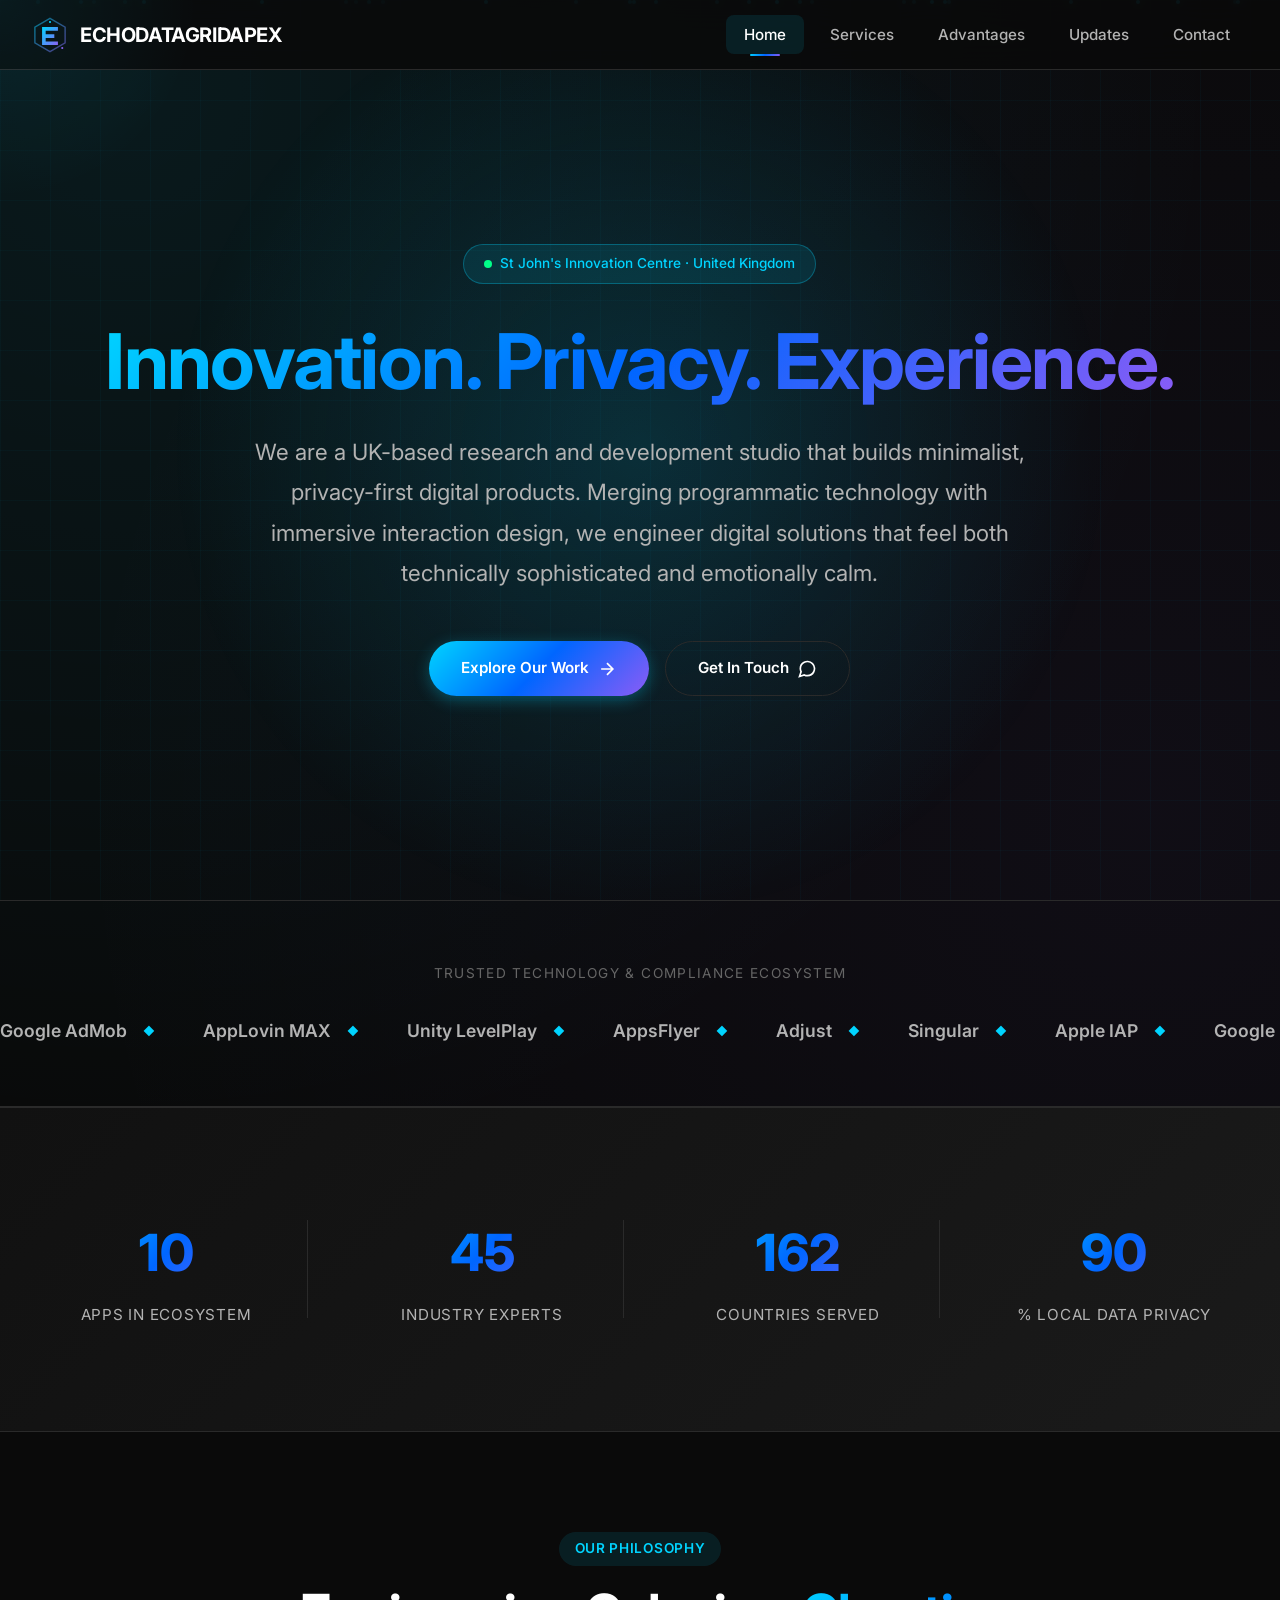
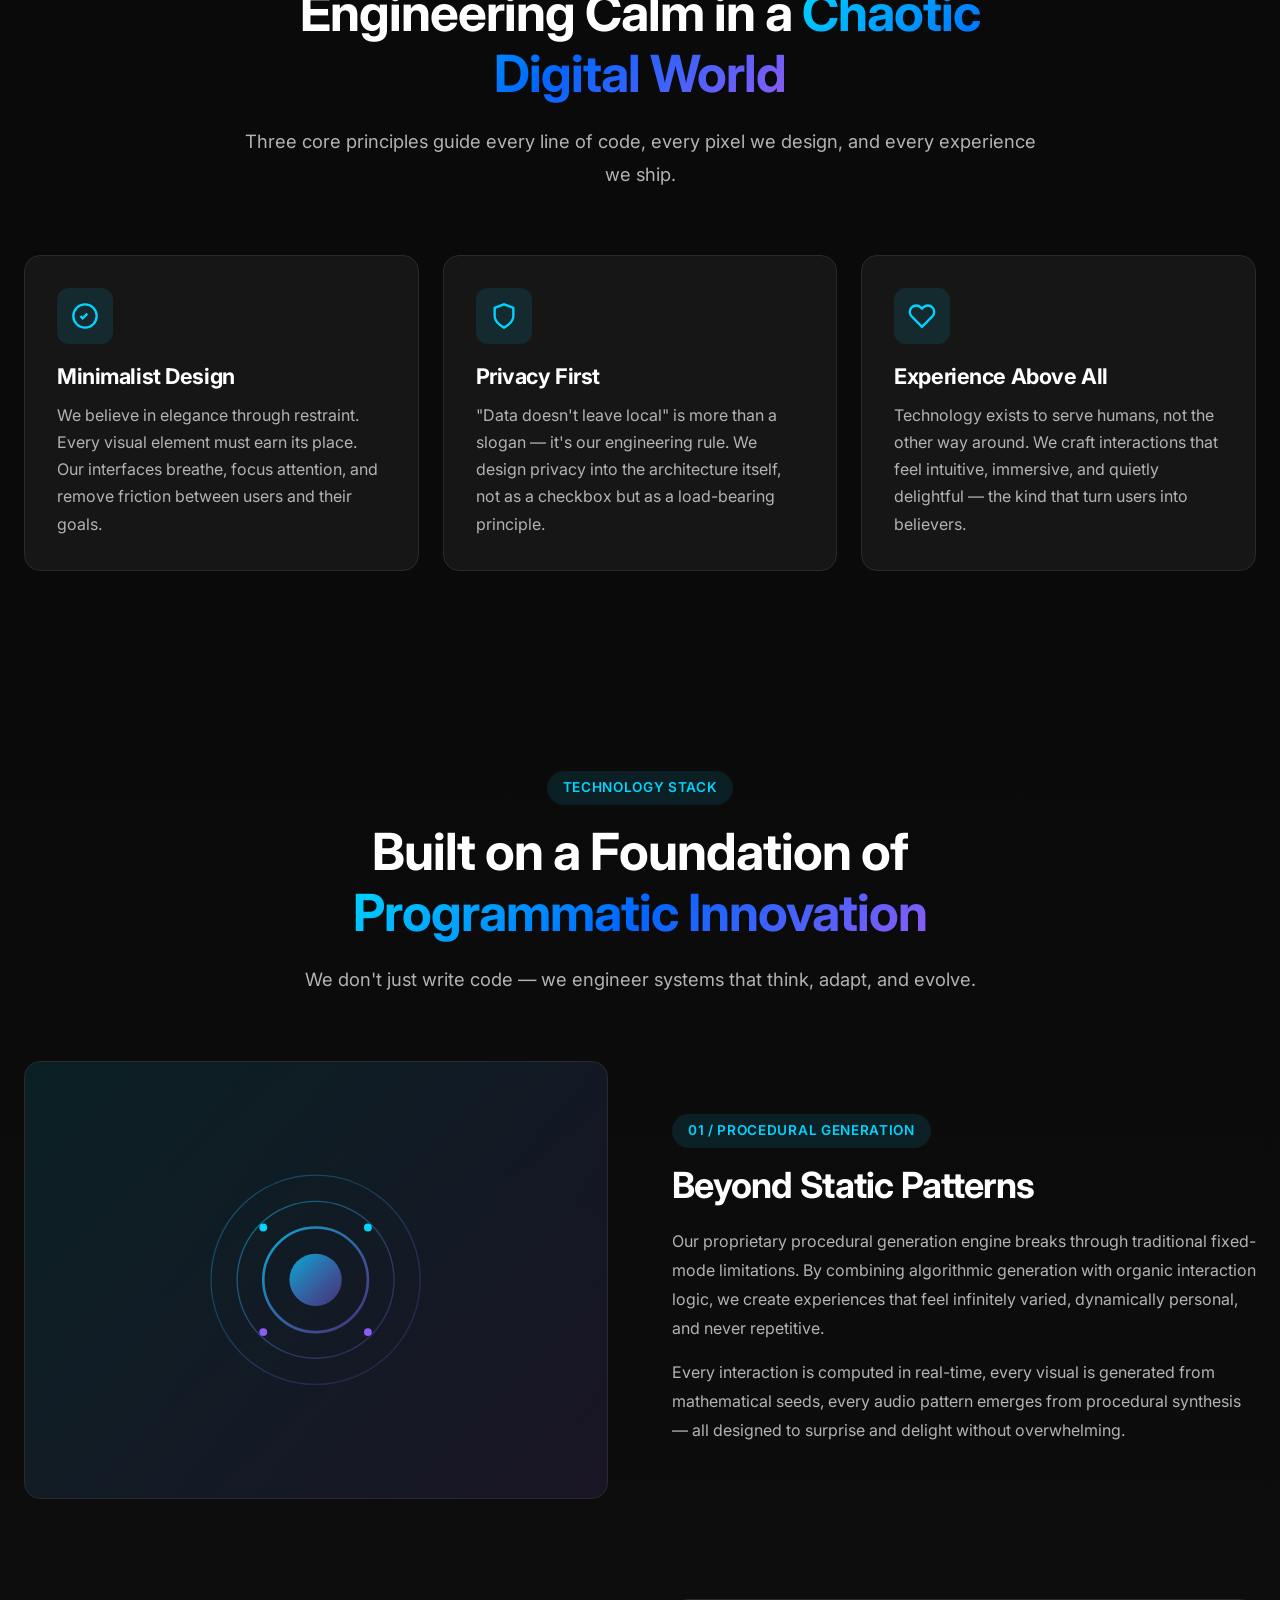
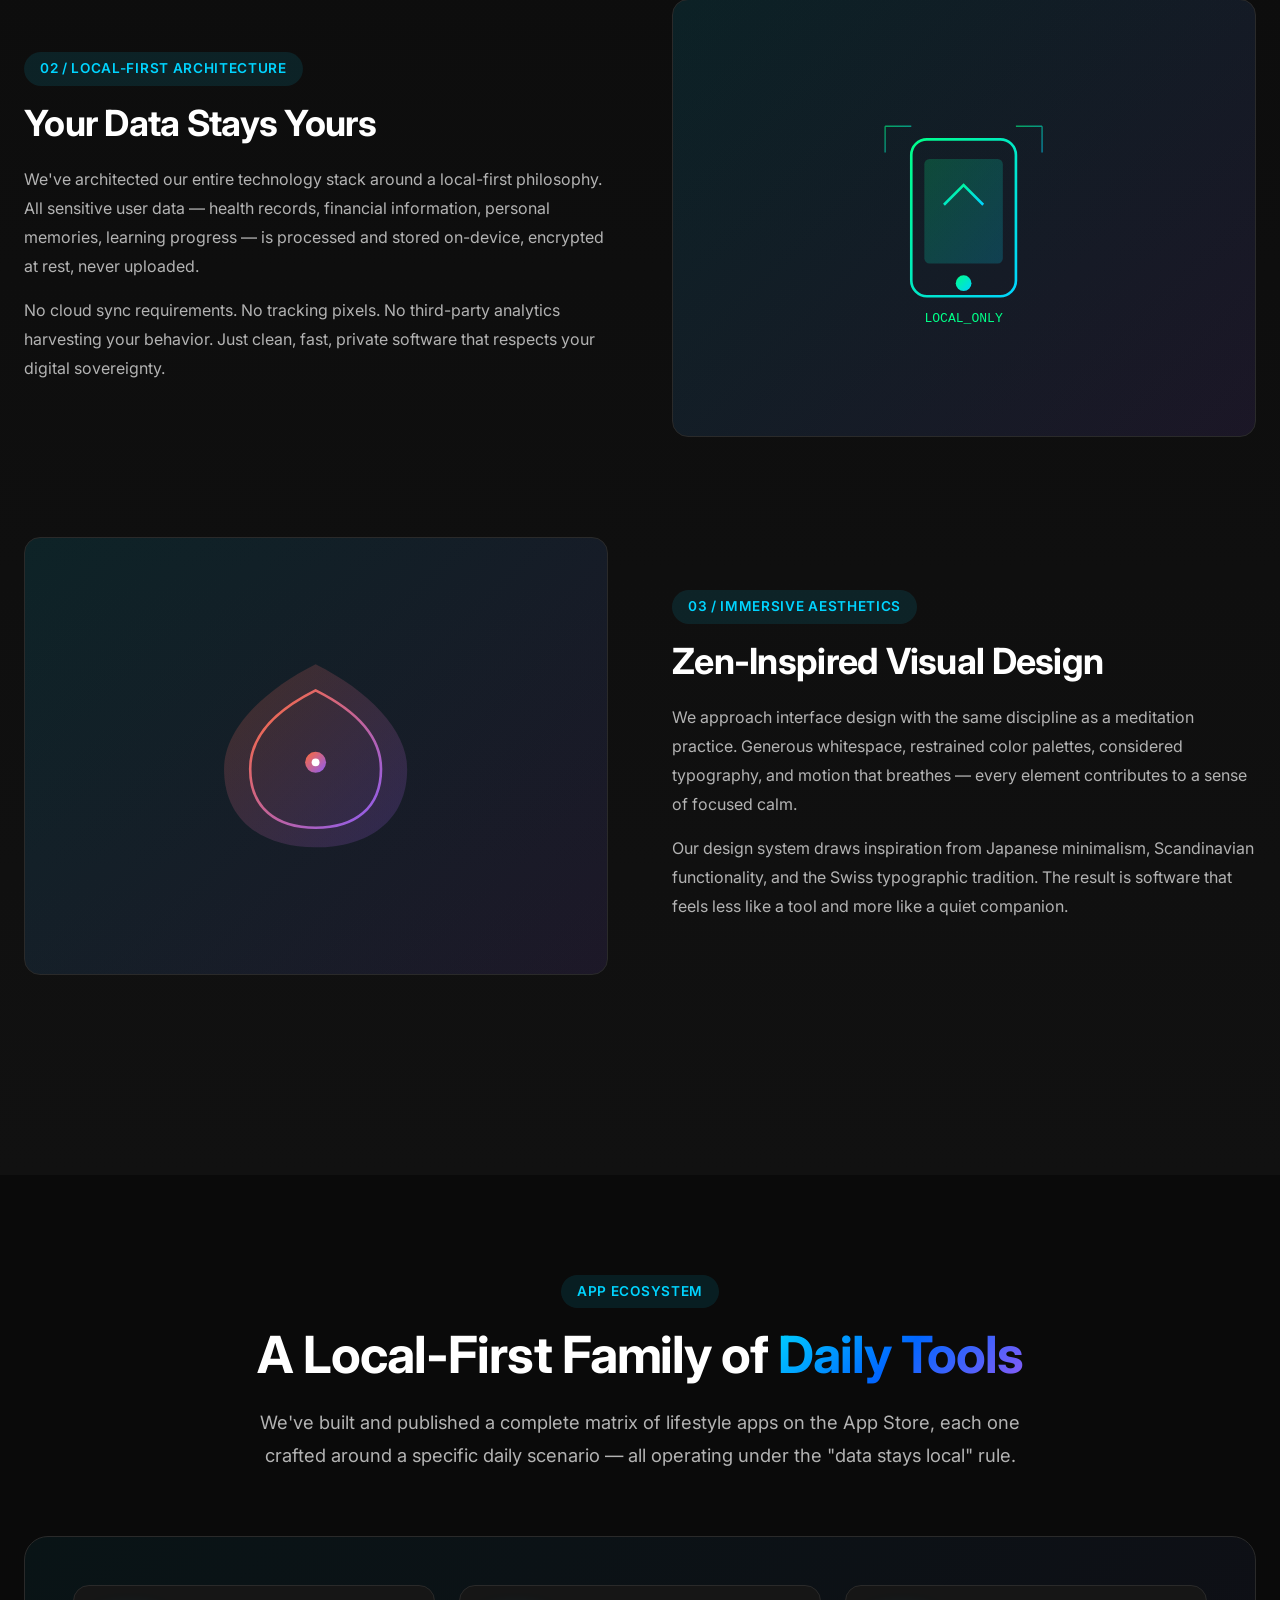
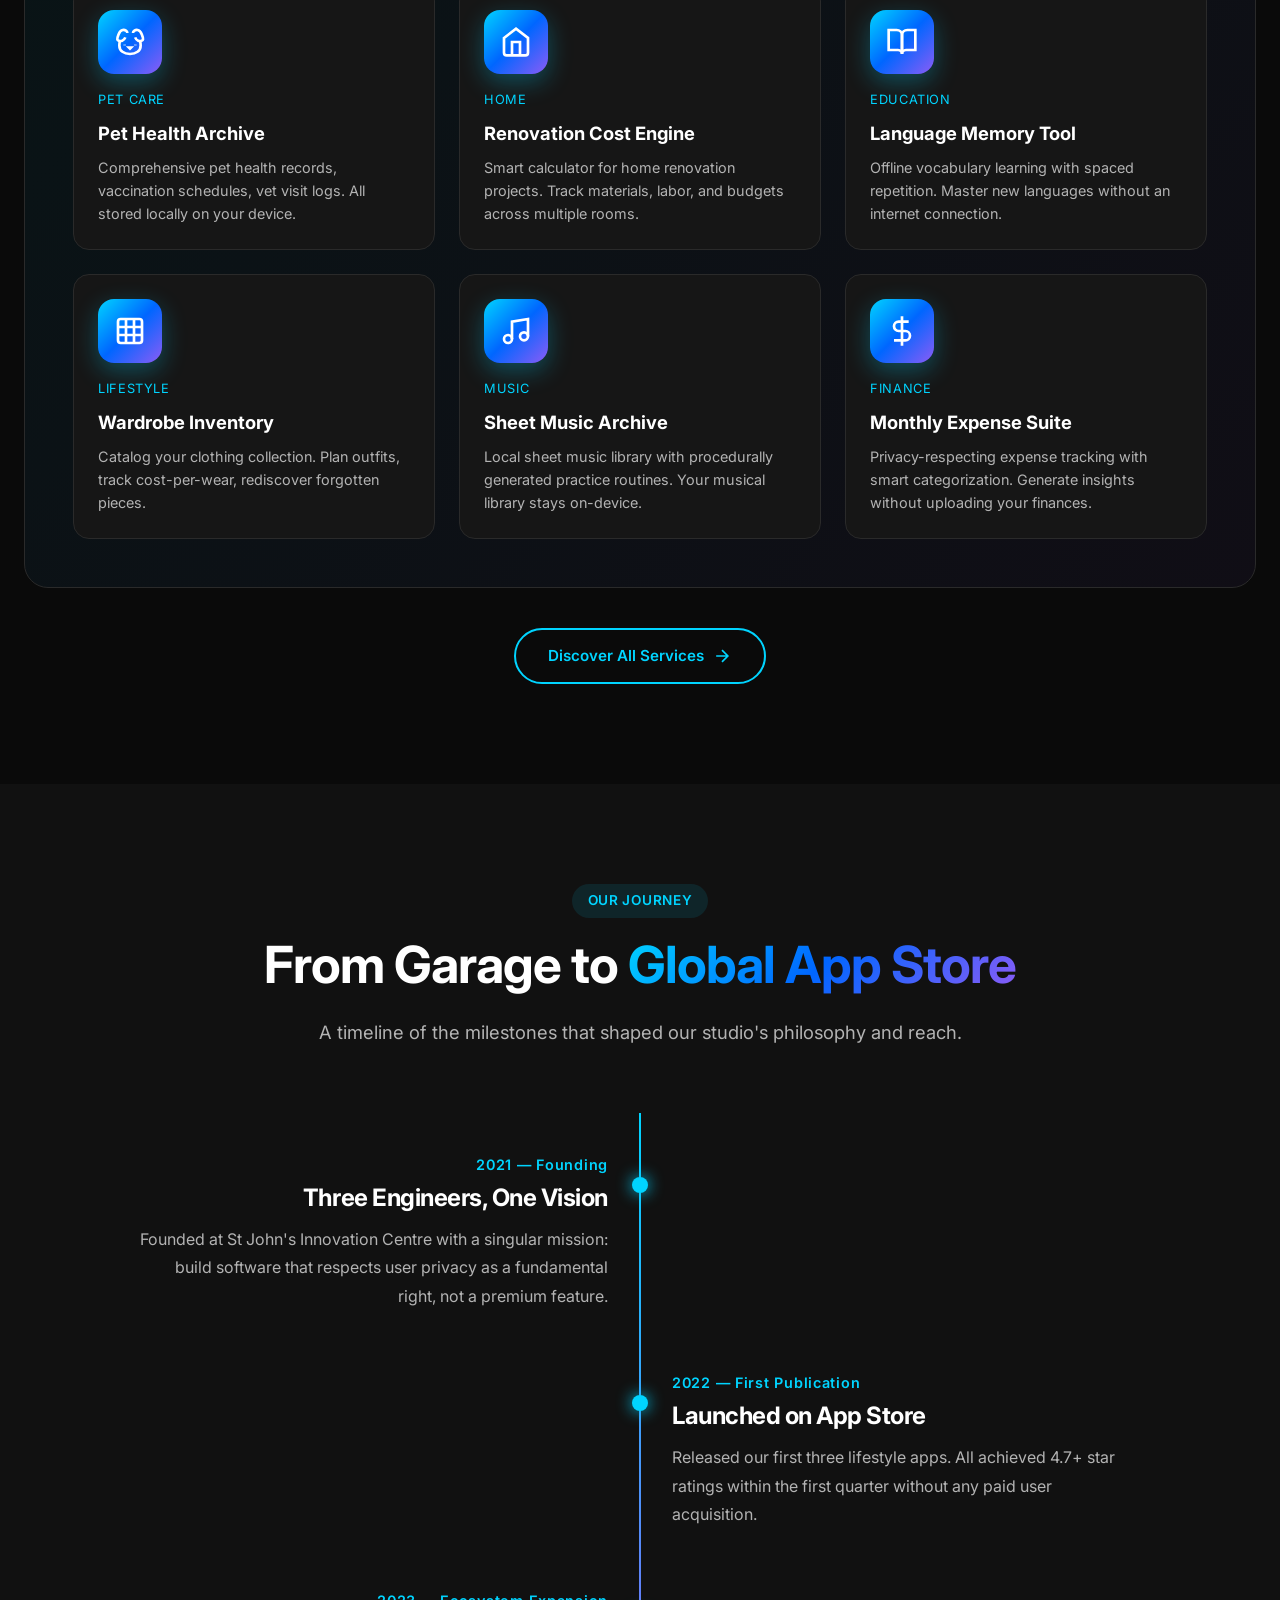
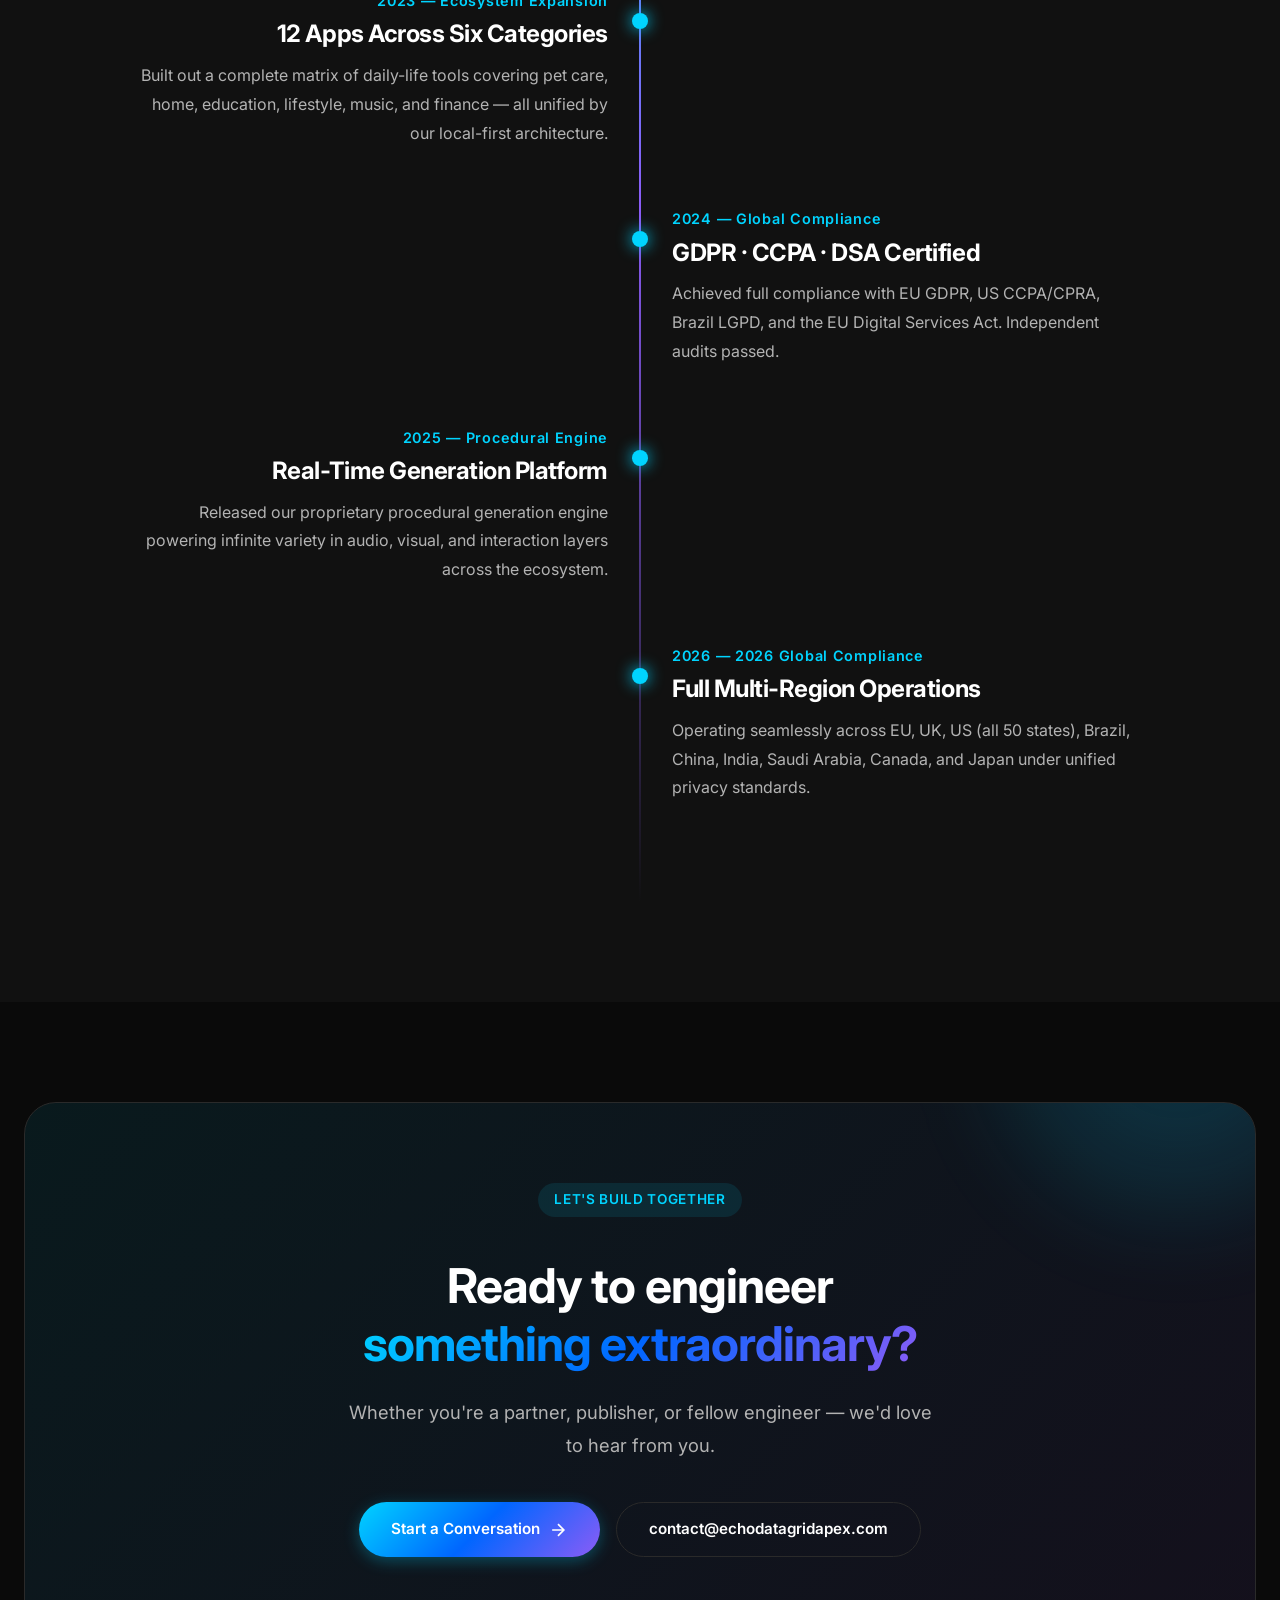
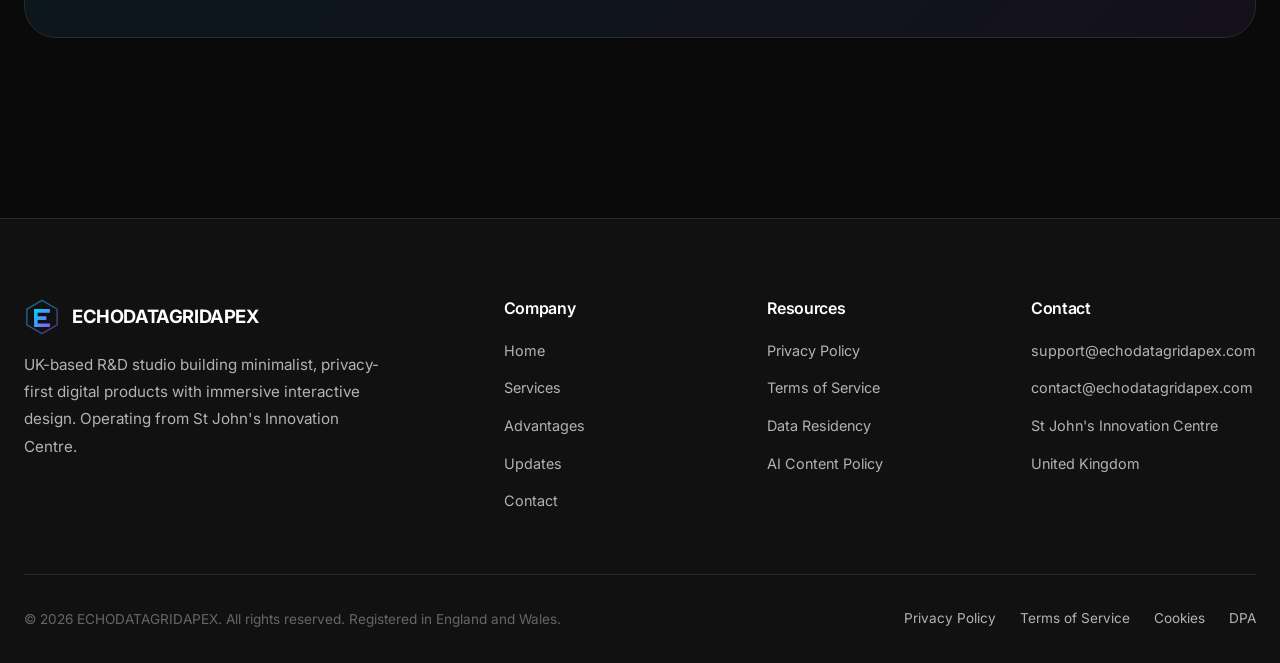
<file: index.html>
<!DOCTYPE html>
<html lang="en">
<head>
<meta charset="UTF-8">
<meta name="viewport" content="width=device-width, initial-scale=1.0">
<meta name="theme-color" content="#0a0a0a">
<title>ECHODATAGRIDAPEX | Innovation. Privacy. Experience. - Digital Experience Engineering</title>
<meta name="description" content="ECHODATAGRIDAPEX is a UK-based R&D studio specializing in programmatic technology, immersive interaction design, and privacy-first digital products. We build apps for pet health, home decoration, language learning, wardrobe planning, music archiving, and expense tracking.">
<meta name="keywords" content="ECHODATAGRIDAPEX, app development, programmatic technology, privacy first, minimal design, immersive experience, iOS app, Android app, AdMob, mobile advertising">
<meta name="author" content="ECHODATAGRIDAPEX">
<meta name="robots" content="index, follow">
<meta property="og:title" content="ECHODATAGRIDAPEX | Innovation. Privacy. Experience.">
<meta property="og:description" content="UK-based R&D studio building minimalist, privacy-first digital products with immersive interactive design.">
<meta property="og:type" content="website">
<meta property="og:url" content="https://www.echodatagridapex.com">
<meta name="twitter:card" content="summary_large_image">
<meta name="twitter:title" content="ECHODATAGRIDAPEX">
<meta name="twitter:description" content="Innovation. Privacy. Experience. Building the future of digital products.">
<link rel="canonical" href="https://www.echodatagridapex.com/">
<link rel="icon" type="image/svg+xml" href="images/logo.svg">
<link rel="stylesheet" href="css/main.css">
<link rel="stylesheet" href="css/animations.css">
<link rel="stylesheet" href="css/responsive.css">
<link rel="preconnect" href="https://fonts.googleapis.com">
<link rel="preconnect" href="https://fonts.gstatic.com" crossorigin>
<link href="https://fonts.googleapis.com/css2?family=Inter:wght@400;500;600;700;800;900&family=Fira+Code:wght@400;500&display=swap" rel="stylesheet">
<script type="application/ld+json">
{
  "@context": "https://schema.org",
  "@type": "Organization",
  "name": "ECHODATAGRIDAPEX",
  "url": "https://www.echodatagridapex.com",
  "logo": "https://www.echodatagridapex.com/images/logo.svg",
  "description": "UK-based R&D studio specializing in programmatic technology and immersive interaction design",
  "address": {
    "@type": "PostalAddress",
    "streetAddress": "St John's Innovation Centre",
    "addressCountry": "GB"
  },
  "contactPoint": {
    "@type": "ContactPoint",
    "email": "contact@echodatagridapex.com",
    "contactType": "Customer Support"
  },
  "sameAs": []
}
</script>
</head>
<body>

<div class="bg-grid"></div>
<div class="bg-glow"></div>
<div class="particles"></div>

<!-- ============ NAVIGATION ============ -->
<nav class="navbar" role="navigation" aria-label="Main navigation">
    <div class="nav-container">
        <a href="index.html" class="nav-logo" aria-label="ECHODATAGRIDAPEX Home">
            <svg viewBox="0 0 50 50" fill="none" xmlns="http://www.w3.org/2000/svg" aria-hidden="true">
                <defs>
                    <linearGradient id="navGrad" x1="0%" y1="0%" x2="100%" y2="100%">
                        <stop offset="0%" stop-color="#00d4ff"/>
                        <stop offset="100%" stop-color="#8b5cf6"/>
                    </linearGradient>
                </defs>
                <path d="M25 2 L46 14 L46 36 L25 48 L4 36 L4 14 Z" stroke="url(#navGrad)" stroke-width="2" fill="none" opacity="0.5"/>
                <path d="M14 14 L36 14 L36 19 L19 19 L19 24 L31 24 L31 29 L19 29 L19 34 L36 34 L36 39 L14 39 Z" fill="url(#navGrad)"/>
                <circle cx="25" cy="7" r="1.5" fill="#00d4ff"/>
                <circle cx="42" cy="43" r="1.5" fill="#8b5cf6"/>
            </svg>
            <span>ECHODATAGRIDAPEX</span>
        </a>
        <ul class="nav-menu">
            <li><a href="index.html" class="active">Home</a></li>
            <li><a href="services.html">Services</a></li>
            <li><a href="advantages.html">Advantages</a></li>
            <li><a href="updates.html">Updates</a></li>
            <li><a href="contact.html">Contact</a></li>
        </ul>
        <button class="nav-toggle" aria-label="Toggle menu">
            <svg width="24" height="24" viewBox="0 0 24 24" fill="none" stroke="currentColor" stroke-width="2">
                <line x1="3" y1="6" x2="21" y2="6"/>
                <line x1="3" y1="12" x2="21" y2="12"/>
                <line x1="3" y1="18" x2="21" y2="18"/>
            </svg>
        </button>
    </div>
</nav>

<!-- ============ HERO SECTION ============ -->
<section class="hero">
    <div class="hero-content">
        <div class="hero-badge">
            <span class="pulse-dot"></span>
            <span>St John's Innovation Centre · United Kingdom</span>
        </div>
        <h1 class="hero-title">
            <span class="gradient-text" data-scramble="Innovation. Privacy. Experience.">Innovation. Privacy. Experience.</span>
        </h1>
        <p class="hero-subtitle">
            We are a UK-based research and development studio that builds minimalist, privacy-first digital products.
            Merging programmatic technology with immersive interaction design, we engineer digital solutions
            that feel both technically sophisticated and emotionally calm.
        </p>
        <div class="hero-cta">
            <a href="services.html" class="btn btn-primary">
                Explore Our Work
                <svg width="20" height="20" viewBox="0 0 24 24" fill="none" stroke="currentColor" stroke-width="2">
                    <path d="M5 12h14M12 5l7 7-7 7"/>
                </svg>
            </a>
            <a href="contact.html" class="btn btn-secondary">
                Get In Touch
                <svg width="20" height="20" viewBox="0 0 24 24" fill="none" stroke="currentColor" stroke-width="2">
                    <path d="M21 11.5a8.38 8.38 0 0 1-.9 3.8 8.5 8.5 0 0 1-7.6 4.7 8.38 8.38 0 0 1-3.8-.9L3 21l1.9-5.7a8.38 8.38 0 0 1-.9-3.8 8.5 8.5 0 0 1 4.7-7.6 8.38 8.38 0 0 1 3.8-.9h.5a8.48 8.48 0 0 1 8 8v.5z"/>
                </svg>
            </a>
        </div>
    </div>
</section>

<!-- ============ MARQUEE PARTNERS ============ -->
<section style="padding: 60px 0; border-top: 1px solid var(--border-color); border-bottom: 1px solid var(--border-color); overflow: hidden;">
    <div style="text-align: center; margin-bottom: 32px;">
        <p style="font-size: 0.85rem; color: var(--text-muted); text-transform: uppercase; letter-spacing: 0.1em;">Trusted Technology & Compliance Ecosystem</p>
    </div>
    <div class="marquee">
        <div class="marquee-track">
            <span class="marquee-item">Google AdMob</span>
            <span class="marquee-item">AppLovin MAX</span>
            <span class="marquee-item">Unity LevelPlay</span>
            <span class="marquee-item">AppsFlyer</span>
            <span class="marquee-item">Adjust</span>
            <span class="marquee-item">Singular</span>
            <span class="marquee-item">Apple IAP</span>
            <span class="marquee-item">Google Play Billing</span>
            <span class="marquee-item">Firebase</span>
            <span class="marquee-item">GDPR Compliant</span>
            <span class="marquee-item">CCPA/CPRA</span>
            <span class="marquee-item">DSA</span>
        </div>
        <div class="marquee-track" aria-hidden="true">
            <span class="marquee-item">Google AdMob</span>
            <span class="marquee-item">AppLovin MAX</span>
            <span class="marquee-item">Unity LevelPlay</span>
            <span class="marquee-item">AppsFlyer</span>
            <span class="marquee-item">Adjust</span>
            <span class="marquee-item">Singular</span>
            <span class="marquee-item">Apple IAP</span>
            <span class="marquee-item">Google Play Billing</span>
            <span class="marquee-item">Firebase</span>
            <span class="marquee-item">GDPR Compliant</span>
            <span class="marquee-item">CCPA/CPRA</span>
            <span class="marquee-item">DSA</span>
        </div>
    </div>
</section>

<!-- ============ STATS SECTION ============ -->
<section class="stats">
    <div class="container">
        <div class="stats-grid">
            <div class="stat-item reveal">
                <span class="stat-number" data-target="12">0</span>
                <span class="stat-label">Apps in Ecosystem</span>
            </div>
            <div class="stat-item reveal delay-1">
                <span class="stat-number" data-target="50">0</span>
                <span class="stat-label">Industry Experts</span>
            </div>
            <div class="stat-item reveal delay-2">
                <span class="stat-number" data-target="180">0</span>
                <span class="stat-label">Countries Served</span>
            </div>
            <div class="stat-item reveal delay-3">
                <span class="stat-number" data-target="100">0</span>
                <span class="stat-label">% Local Data Privacy</span>
            </div>
        </div>
    </div>
</section>

<!-- ============ CORE PHILOSOPHY ============ -->
<section class="section">
    <div class="container">
        <div class="section-header reveal">
            <span class="section-tag">Our Philosophy</span>
            <h2 class="section-title">Engineering Calm in a <span class="gradient-text">Chaotic Digital World</span></h2>
            <p class="section-description">
                Three core principles guide every line of code, every pixel we design, and every experience we ship.
            </p>
        </div>

        <div class="grid grid-3">
            <div class="card reveal delay-1 tilt-3d">
                <div class="card-icon">
                    <svg viewBox="0 0 24 24" fill="none" stroke="currentColor" stroke-width="2">
                        <circle cx="12" cy="12" r="10"/>
                        <path d="M8 12l2 2 4-4"/>
                    </svg>
                </div>
                <h3 class="card-title">Minimalist Design</h3>
                <p class="card-text">
                    We believe in elegance through restraint. Every visual element must earn its place.
                    Our interfaces breathe, focus attention, and remove friction between users and their goals.
                </p>
            </div>

            <div class="card reveal delay-2 tilt-3d">
                <div class="card-icon">
                    <svg viewBox="0 0 24 24" fill="none" stroke="currentColor" stroke-width="2">
                        <path d="M12 22s8-4 8-10V5l-8-3-8 3v7c0 6 8 10 8 10z"/>
                    </svg>
                </div>
                <h3 class="card-title">Privacy First</h3>
                <p class="card-text">
                    "Data doesn't leave local" is more than a slogan — it's our engineering rule.
                    We design privacy into the architecture itself, not as a checkbox but as a load-bearing principle.
                </p>
            </div>

            <div class="card reveal delay-3 tilt-3d">
                <div class="card-icon">
                    <svg viewBox="0 0 24 24" fill="none" stroke="currentColor" stroke-width="2">
                        <path d="M20.84 4.61a5.5 5.5 0 0 0-7.78 0L12 5.67l-1.06-1.06a5.5 5.5 0 0 0-7.78 7.78l1.06 1.06L12 21.23l7.78-7.78 1.06-1.06a5.5 5.5 0 0 0 0-7.78z"/>
                    </svg>
                </div>
                <h3 class="card-title">Experience Above All</h3>
                <p class="card-text">
                    Technology exists to serve humans, not the other way around. We craft interactions
                    that feel intuitive, immersive, and quietly delightful — the kind that turn users into believers.
                </p>
            </div>
        </div>
    </div>
</section>

<!-- ============ FEATURE SHOWCASE ============ -->
<section class="section" style="background: linear-gradient(180deg, var(--primary-bg) 0%, var(--secondary-bg) 100%);">
    <div class="container">
        <div class="section-header reveal">
            <span class="section-tag">Technology Stack</span>
            <h2 class="section-title">Built on a Foundation of <span class="gradient-text">Programmatic Innovation</span></h2>
            <p class="section-description">
                We don't just write code — we engineer systems that think, adapt, and evolve.
            </p>
        </div>

        <div class="feature-row reveal">
            <div>
                <span class="section-tag" style="margin-bottom: 16px; display: inline-block;">01 / Procedural Generation</span>
                <h3 style="margin-bottom: 20px;">Beyond Static Patterns</h3>
                <p>
                    Our proprietary procedural generation engine breaks through traditional fixed-mode limitations.
                    By combining algorithmic generation with organic interaction logic, we create experiences
                    that feel infinitely varied, dynamically personal, and never repetitive.
                </p>
                <p style="margin-top: 16px;">
                    Every interaction is computed in real-time, every visual is generated from mathematical
                    seeds, every audio pattern emerges from procedural synthesis — all designed to surprise
                    and delight without overwhelming.
                </p>
            </div>
            <div class="feature-visual holographic">
                <svg viewBox="0 0 200 200" fill="none" xmlns="http://www.w3.org/2000/svg">
                    <defs>
                        <linearGradient id="featGrad1" x1="0%" y1="0%" x2="100%" y2="100%">
                            <stop offset="0%" stop-color="#00d4ff" stop-opacity="0.8"/>
                            <stop offset="100%" stop-color="#8b5cf6" stop-opacity="0.4"/>
                        </linearGradient>
                    </defs>
                    <circle cx="100" cy="100" r="80" stroke="url(#featGrad1)" stroke-width="1" opacity="0.4"/>
                    <circle cx="100" cy="100" r="60" stroke="url(#featGrad1)" stroke-width="1" opacity="0.6"/>
                    <circle cx="100" cy="100" r="40" stroke="url(#featGrad1)" stroke-width="2"/>
                    <circle cx="100" cy="100" r="20" fill="url(#featGrad1)"/>
                    <line x1="20" y1="100" x2="180" y2="100" stroke="url(#featGrad1)" stroke-width="0.5" opacity="0.4"/>
                    <line x1="100" y1="20" x2="100" y2="180" stroke="url(#featGrad1)" stroke-width="0.5" opacity="0.4"/>
                    <circle cx="60" cy="60" r="3" fill="#00d4ff"/>
                    <circle cx="140" cy="60" r="3" fill="#00d4ff"/>
                    <circle cx="60" cy="140" r="3" fill="#8b5cf6"/>
                    <circle cx="140" cy="140" r="3" fill="#8b5cf6"/>
                </svg>
            </div>
        </div>

        <div class="feature-row reveal">
            <div>
                <span class="section-tag" style="margin-bottom: 16px; display: inline-block;">02 / Local-First Architecture</span>
                <h3 style="margin-bottom: 20px;">Your Data Stays Yours</h3>
                <p>
                    We've architected our entire technology stack around a local-first philosophy.
                    All sensitive user data — health records, financial information, personal memories,
                    learning progress — is processed and stored on-device, encrypted at rest, never uploaded.
                </p>
                <p style="margin-top: 16px;">
                    No cloud sync requirements. No tracking pixels. No third-party analytics harvesting your behavior.
                    Just clean, fast, private software that respects your digital sovereignty.
                </p>
            </div>
            <div class="feature-visual holographic">
                <svg viewBox="0 0 200 200" fill="none" xmlns="http://www.w3.org/2000/svg">
                    <defs>
                        <linearGradient id="featGrad2" x1="0%" y1="0%" x2="100%" y2="100%">
                            <stop offset="0%" stop-color="#00ff88"/>
                            <stop offset="100%" stop-color="#00d4ff"/>
                        </linearGradient>
                    </defs>
                    <rect x="60" y="40" width="80" height="120" rx="12" stroke="url(#featGrad2)" stroke-width="2" fill="none"/>
                    <rect x="70" y="55" width="60" height="80" rx="4" fill="url(#featGrad2)" opacity="0.2"/>
                    <circle cx="100" cy="150" r="6" fill="url(#featGrad2)"/>
                    <path d="M85 90 L100 75 L115 90" stroke="url(#featGrad2)" stroke-width="2" fill="none"/>
                    <line x1="100" y1="75" x2="100" y2="105" stroke="url(#featGrad2)" stroke-width="2"/>
                    <path d="M40 30 L60 30 M40 30 L40 50" stroke="url(#featGrad2)" stroke-width="1" opacity="0.6"/>
                    <path d="M160 30 L140 30 M160 30 L160 50" stroke="url(#featGrad2)" stroke-width="1" opacity="0.6"/>
                    <text x="100" y="180" text-anchor="middle" fill="#00ff88" font-size="10" font-family="monospace">LOCAL_ONLY</text>
                </svg>
            </div>
        </div>

        <div class="feature-row reveal">
            <div>
                <span class="section-tag" style="margin-bottom: 16px; display: inline-block;">03 / Immersive Aesthetics</span>
                <h3 style="margin-bottom: 20px;">Zen-Inspired Visual Design</h3>
                <p>
                    We approach interface design with the same discipline as a meditation practice.
                    Generous whitespace, restrained color palettes, considered typography, and motion
                    that breathes — every element contributes to a sense of focused calm.
                </p>
                <p style="margin-top: 16px;">
                    Our design system draws inspiration from Japanese minimalism, Scandinavian functionality,
                    and the Swiss typographic tradition. The result is software that feels less like a tool
                    and more like a quiet companion.
                </p>
            </div>
            <div class="feature-visual holographic">
                <svg viewBox="0 0 200 200" fill="none" xmlns="http://www.w3.org/2000/svg">
                    <defs>
                        <linearGradient id="featGrad3" x1="0%" y1="0%" x2="100%" y2="100%">
                            <stop offset="0%" stop-color="#ff6b35"/>
                            <stop offset="100%" stop-color="#8b5cf6"/>
                        </linearGradient>
                    </defs>
                    <path d="M100 30 C 140 50, 170 80, 170 110 C 170 150, 140 170, 100 170 C 60 170, 30 150, 30 110 C 30 80, 60 50, 100 30 Z"
                          fill="url(#featGrad3)" opacity="0.2"/>
                    <path d="M100 50 C 130 65, 150 85, 150 110 C 150 140, 130 155, 100 155 C 70 155, 50 140, 50 110 C 50 85, 70 65, 100 50 Z"
                          fill="none" stroke="url(#featGrad3)" stroke-width="2"/>
                    <circle cx="100" cy="105" r="8" fill="url(#featGrad3)"/>
                    <circle cx="100" cy="105" r="3" fill="#fff"/>
                </svg>
            </div>
        </div>
    </div>
</section>

<!-- ============ APP ECOSYSTEM ============ -->
<section class="section">
    <div class="container">
        <div class="section-header reveal">
            <span class="section-tag">App Ecosystem</span>
            <h2 class="section-title">A Local-First Family of <span class="gradient-text">Daily Tools</span></h2>
            <p class="section-description">
                We've built and published a complete matrix of lifestyle apps on the App Store,
                each one crafted around a specific daily scenario — all operating under the "data stays local" rule.
            </p>
        </div>

        <div class="app-showcase reveal">
            <div class="app-grid">
                <div class="app-card">
                    <div class="app-icon">
                        <svg viewBox="0 0 24 24" fill="none" stroke="currentColor" stroke-width="2">
                            <path d="M10 5.172C10 3.782 8.423 2.679 6.5 3c-2.823.47-4.113 6.006-4 7 .08.703 1.725 1.722 3.656 1 1.261-.472 1.96-1.45 2.344-2.5"/>
                            <path d="M14.267 5.172c0-1.39 1.577-2.493 3.5-2.172 2.823.47 4.113 6.006 4 7-.08.703-1.725 1.722-3.656 1-1.261-.472-1.855-1.45-2.239-2.5"/>
                            <path d="M8 14v.5"/>
                            <path d="M16 14v.5"/>
                            <path d="M11.25 16.25h1.5L12 17l-.75-.75z"/>
                            <path d="M4.42 11.247A13.152 13.152 0 0 0 4 14.556C4 18.728 7.582 21 12 21s8-2.272 8-6.444a11.702 11.702 0 0 0-.493-3.309"/>
                        </svg>
                    </div>
                    <div class="app-category">Pet Care</div>
                    <div class="app-name">Pet Health Archive</div>
                    <p class="app-desc">Comprehensive pet health records, vaccination schedules, vet visit logs. All stored locally on your device.</p>
                </div>

                <div class="app-card">
                    <div class="app-icon">
                        <svg viewBox="0 0 24 24" fill="none" stroke="currentColor" stroke-width="2">
                            <path d="M3 9l9-7 9 7v11a2 2 0 0 1-2 2H5a2 2 0 0 1-2-2z"/>
                            <polyline points="9 22 9 12 15 12 15 22"/>
                        </svg>
                    </div>
                    <div class="app-category">Home</div>
                    <div class="app-name">Renovation Cost Engine</div>
                    <p class="app-desc">Smart calculator for home renovation projects. Track materials, labor, and budgets across multiple rooms.</p>
                </div>

                <div class="app-card">
                    <div class="app-icon">
                        <svg viewBox="0 0 24 24" fill="none" stroke="currentColor" stroke-width="2">
                            <path d="M2 3h6a4 4 0 0 1 4 4v14a3 3 0 0 0-3-3H2z"/>
                            <path d="M22 3h-6a4 4 0 0 0-4 4v14a3 3 0 0 1 3-3h7z"/>
                        </svg>
                    </div>
                    <div class="app-category">Education</div>
                    <div class="app-name">Language Memory Tool</div>
                    <p class="app-desc">Offline vocabulary learning with spaced repetition. Master new languages without an internet connection.</p>
                </div>

                <div class="app-card">
                    <div class="app-icon">
                        <svg viewBox="0 0 24 24" fill="none" stroke="currentColor" stroke-width="2">
                            <rect x="3" y="3" width="18" height="18" rx="2"/>
                            <path d="M3 9h18M3 15h18M9 3v18M15 3v18"/>
                        </svg>
                    </div>
                    <div class="app-category">Lifestyle</div>
                    <div class="app-name">Wardrobe Inventory</div>
                    <p class="app-desc">Catalog your clothing collection. Plan outfits, track cost-per-wear, rediscover forgotten pieces.</p>
                </div>

                <div class="app-card">
                    <div class="app-icon">
                        <svg viewBox="0 0 24 24" fill="none" stroke="currentColor" stroke-width="2">
                            <path d="M9 18V5l12-2v13"/>
                            <circle cx="6" cy="18" r="3"/>
                            <circle cx="18" cy="16" r="3"/>
                        </svg>
                    </div>
                    <div class="app-category">Music</div>
                    <div class="app-name">Sheet Music Archive</div>
                    <p class="app-desc">Local sheet music library with procedurally generated practice routines. Your musical library stays on-device.</p>
                </div>

                <div class="app-card">
                    <div class="app-icon">
                        <svg viewBox="0 0 24 24" fill="none" stroke="currentColor" stroke-width="2">
                            <line x1="12" y1="1" x2="12" y2="23"/>
                            <path d="M17 5H9.5a3.5 3.5 0 0 0 0 7h5a3.5 3.5 0 0 1 0 7H6"/>
                        </svg>
                    </div>
                    <div class="app-category">Finance</div>
                    <div class="app-name">Monthly Expense Suite</div>
                    <p class="app-desc">Privacy-respecting expense tracking with smart categorization. Generate insights without uploading your finances.</p>
                </div>
            </div>
        </div>

        <div style="text-align: center; margin-top: 40px;" class="reveal">
            <a href="services.html" class="btn btn-outline">
                Discover All Services
                <svg width="20" height="20" viewBox="0 0 24 24" fill="none" stroke="currentColor" stroke-width="2">
                    <path d="M5 12h14M12 5l7 7-7 7"/>
                </svg>
            </a>
        </div>
    </div>
</section>

<!-- ============ TIMELINE / ROADMAP ============ -->
<section class="section" style="background: var(--secondary-bg);">
    <div class="container">
        <div class="section-header reveal">
            <span class="section-tag">Our Journey</span>
            <h2 class="section-title">From Garage to <span class="gradient-text">Global App Store</span></h2>
            <p class="section-description">
                A timeline of the milestones that shaped our studio's philosophy and reach.
            </p>
        </div>

        <div class="timeline">
            <div class="timeline-item reveal">
                <div class="timeline-content">
                    <div class="timeline-date">2021 — Founding</div>
                    <h3 class="timeline-title">Three Engineers, One Vision</h3>
                    <p class="timeline-text">Founded at St John's Innovation Centre with a singular mission: build software that respects user privacy as a fundamental right, not a premium feature.</p>
                </div>
                <div></div>
            </div>

            <div class="timeline-item reveal">
                <div></div>
                <div class="timeline-content">
                    <div class="timeline-date">2022 — First Publication</div>
                    <h3 class="timeline-title">Launched on App Store</h3>
                    <p class="timeline-text">Released our first three lifestyle apps. All achieved 4.7+ star ratings within the first quarter without any paid user acquisition.</p>
                </div>
            </div>

            <div class="timeline-item reveal">
                <div class="timeline-content">
                    <div class="timeline-date">2023 — Ecosystem Expansion</div>
                    <h3 class="timeline-title">12 Apps Across Six Categories</h3>
                    <p class="timeline-text">Built out a complete matrix of daily-life tools covering pet care, home, education, lifestyle, music, and finance — all unified by our local-first architecture.</p>
                </div>
                <div></div>
            </div>

            <div class="timeline-item reveal">
                <div></div>
                <div class="timeline-content">
                    <div class="timeline-date">2024 — Global Compliance</div>
                    <h3 class="timeline-title">GDPR · CCPA · DSA Certified</h3>
                    <p class="timeline-text">Achieved full compliance with EU GDPR, US CCPA/CPRA, Brazil LGPD, and the EU Digital Services Act. Independent audits passed.</p>
                </div>
            </div>

            <div class="timeline-item reveal">
                <div class="timeline-content">
                    <div class="timeline-date">2025 — Procedural Engine</div>
                    <h3 class="timeline-title">Real-Time Generation Platform</h3>
                    <p class="timeline-text">Released our proprietary procedural generation engine powering infinite variety in audio, visual, and interaction layers across the ecosystem.</p>
                </div>
                <div></div>
            </div>

            <div class="timeline-item reveal">
                <div></div>
                <div class="timeline-content">
                    <div class="timeline-date">2026 — 2026 Global Compliance</div>
                    <h3 class="timeline-title">Full Multi-Region Operations</h3>
                    <p class="timeline-text">Operating seamlessly across EU, UK, US (all 50 states), Brazil, China, India, Saudi Arabia, Canada, and Japan under unified privacy standards.</p>
                </div>
            </div>
        </div>
    </div>
</section>

<!-- ============ CTA SECTION ============ -->
<section class="section">
    <div class="container">
        <div class="reveal" style="background: linear-gradient(135deg, rgba(0, 212, 255, 0.08), rgba(139, 92, 246, 0.08)); border: 1px solid var(--border-color); border-radius: 32px; padding: 80px 40px; text-align: center; position: relative; overflow: hidden;">
            <div style="position: absolute; top: -50%; right: -10%; width: 400px; height: 400px; background: radial-gradient(circle, rgba(0, 212, 255, 0.2), transparent); border-radius: 50%; filter: blur(40px);"></div>
            <div style="position: relative; z-index: 1;">
                <span class="section-tag">Let's Build Together</span>
                <h2 style="margin: 24px 0; font-size: clamp(2rem, 4vw, 3rem);">
                    Ready to engineer<br><span class="gradient-text">something extraordinary?</span>
                </h2>
                <p style="font-size: 1.15rem; max-width: 600px; margin: 0 auto 40px;">
                    Whether you're a partner, publisher, or fellow engineer — we'd love to hear from you.
                </p>
                <div style="display: flex; gap: 16px; justify-content: center; flex-wrap: wrap;">
                    <a href="contact.html" class="btn btn-primary">
                        Start a Conversation
                        <svg width="20" height="20" viewBox="0 0 24 24" fill="none" stroke="currentColor" stroke-width="2">
                            <path d="M5 12h14M12 5l7 7-7 7"/>
                        </svg>
                    </a>
                    <a href="mailto:contact@echodatagridapex.com" class="btn btn-secondary">
                        contact@echodatagridapex.com
                    </a>
                </div>
            </div>
        </div>
    </div>
</section>

<!-- ============ FOOTER ============ -->
<footer class="footer">
    <div class="container">
        <div class="footer-grid">
            <div class="footer-brand">
                <div class="nav-logo" style="margin-bottom: 16px;">
                    <svg viewBox="0 0 50 50" fill="none" xmlns="http://www.w3.org/2000/svg" width="40" height="40">
                        <defs>
                            <linearGradient id="footerGrad" x1="0%" y1="0%" x2="100%" y2="100%">
                                <stop offset="0%" stop-color="#00d4ff"/>
                                <stop offset="100%" stop-color="#8b5cf6"/>
                            </linearGradient>
                        </defs>
                        <path d="M25 2 L46 14 L46 36 L25 48 L4 36 L4 14 Z" stroke="url(#footerGrad)" stroke-width="2" fill="none" opacity="0.5"/>
                        <path d="M14 14 L36 14 L36 19 L19 19 L19 24 L31 24 L31 29 L19 29 L19 34 L36 34 L36 39 L14 39 Z" fill="url(#footerGrad)"/>
                    </svg>
                    <span style="font-size: 1.15rem;">ECHODATAGRIDAPEX</span>
                </div>
                <p>UK-based R&D studio building minimalist, privacy-first digital products with immersive interactive design. Operating from St John's Innovation Centre.</p>
            </div>

            <div class="footer-col">
                <h5>Company</h5>
                <ul>
                    <li><a href="index.html">Home</a></li>
                    <li><a href="services.html">Services</a></li>
                    <li><a href="advantages.html">Advantages</a></li>
                    <li><a href="updates.html">Updates</a></li>
                    <li><a href="contact.html">Contact</a></li>
                </ul>
            </div>

            <div class="footer-col">
                <h5>Resources</h5>
                <ul>
                    <li><a href="privacy-policy.html">Privacy Policy</a></li>
                    <li><a href="terms-of-service.html">Terms of Service</a></li>
                    <li><a href="privacy-policy.html#data-residency">Data Residency</a></li>
                    <li><a href="privacy-policy.html#ai-content">AI Content Policy</a></li>
                </ul>
            </div>

            <div class="footer-col">
                <h5>Contact</h5>
                <ul>
                    <li><a href="mailto:support@echodatagridapex.com">support@echodatagridapex.com</a></li>
                    <li><a href="mailto:contact@echodatagridapex.com">contact@echodatagridapex.com</a></li>
                    <li><a href="#">St John's Innovation Centre</a></li>
                    <li><a href="#">United Kingdom</a></li>
                </ul>
            </div>
        </div>

        <div class="footer-bottom">
            <p>&copy; 2026 ECHODATAGRIDAPEX. All rights reserved. Registered in England and Wales.</p>
            <div class="footer-legal">
                <a href="privacy-policy.html">Privacy Policy</a>
                <a href="terms-of-service.html">Terms of Service</a>
                <a href="privacy-policy.html#cookies">Cookies</a>
                <a href="privacy-policy.html#dpa">DPA</a>
            </div>
        </div>
    </div>
</footer>

<script src="js/main.js"></script>
<script src="js/interactions.js"></script>
</body>
</html>
</file>
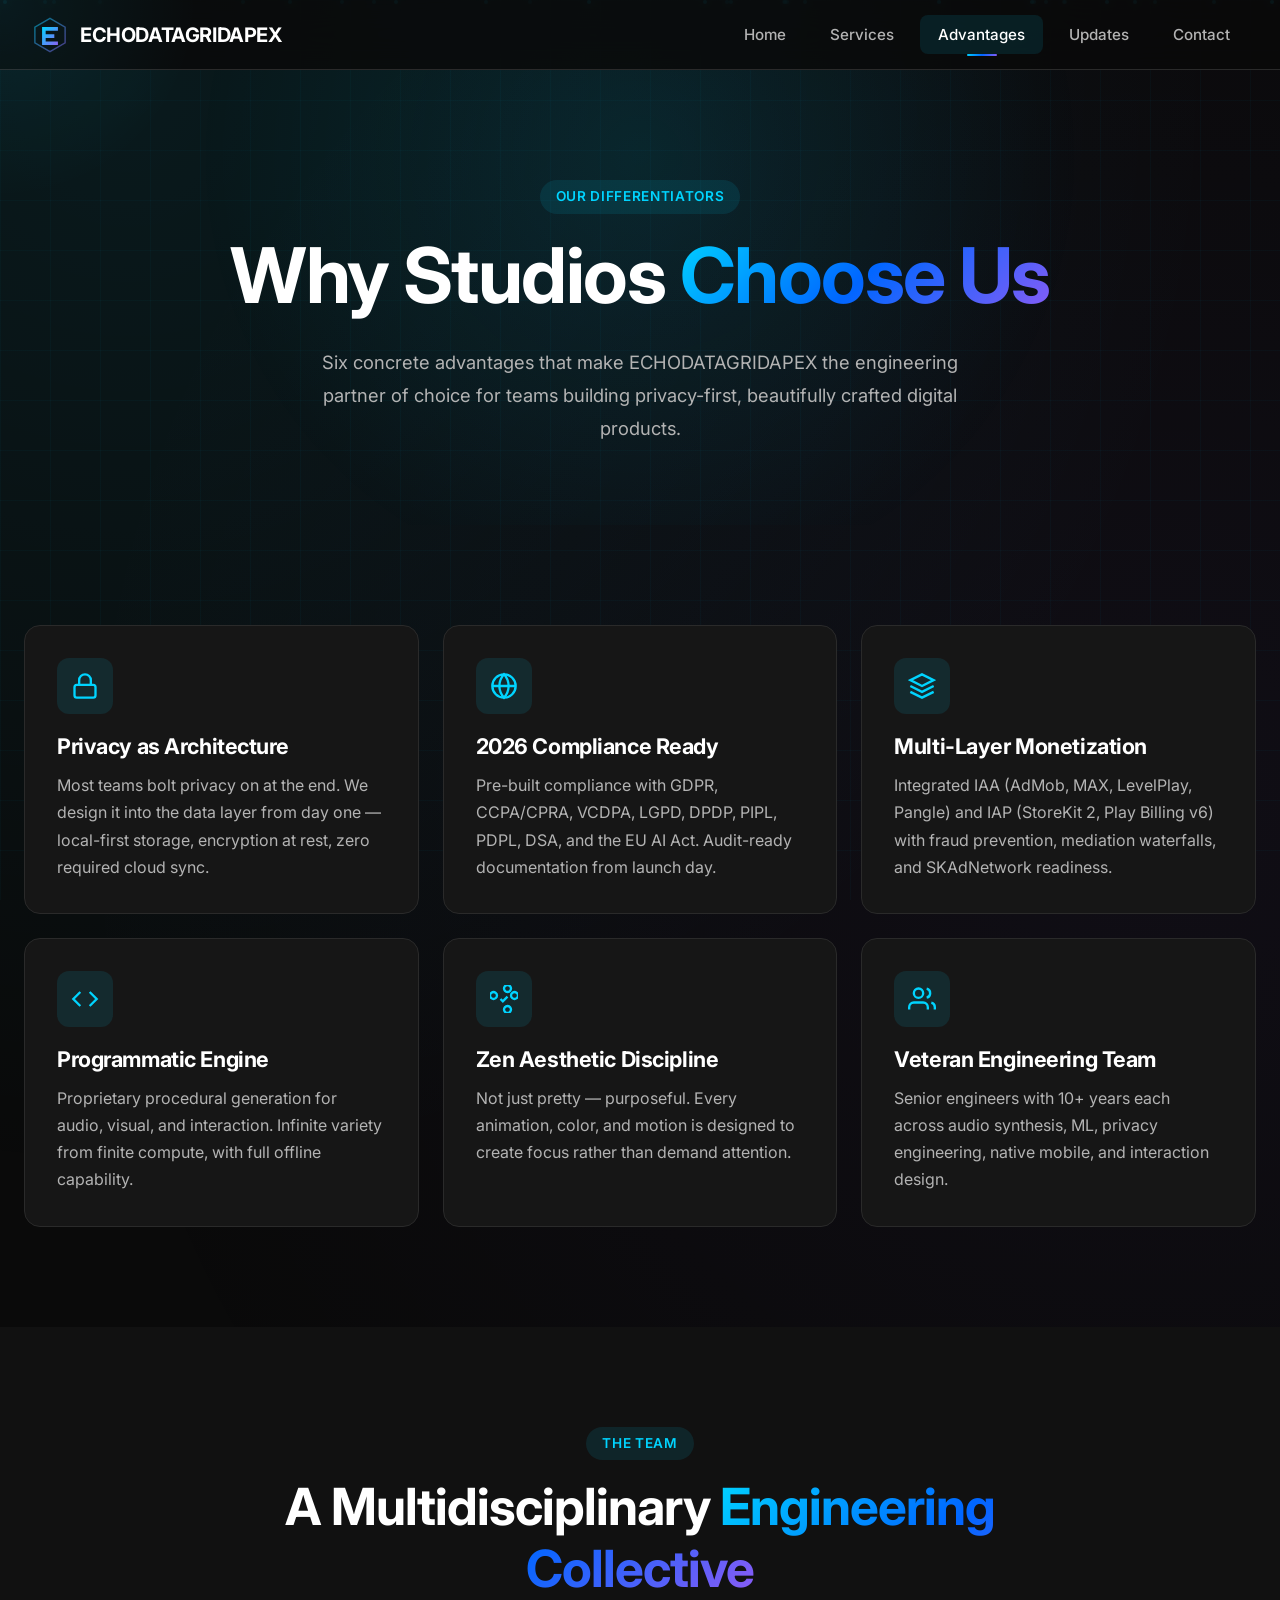
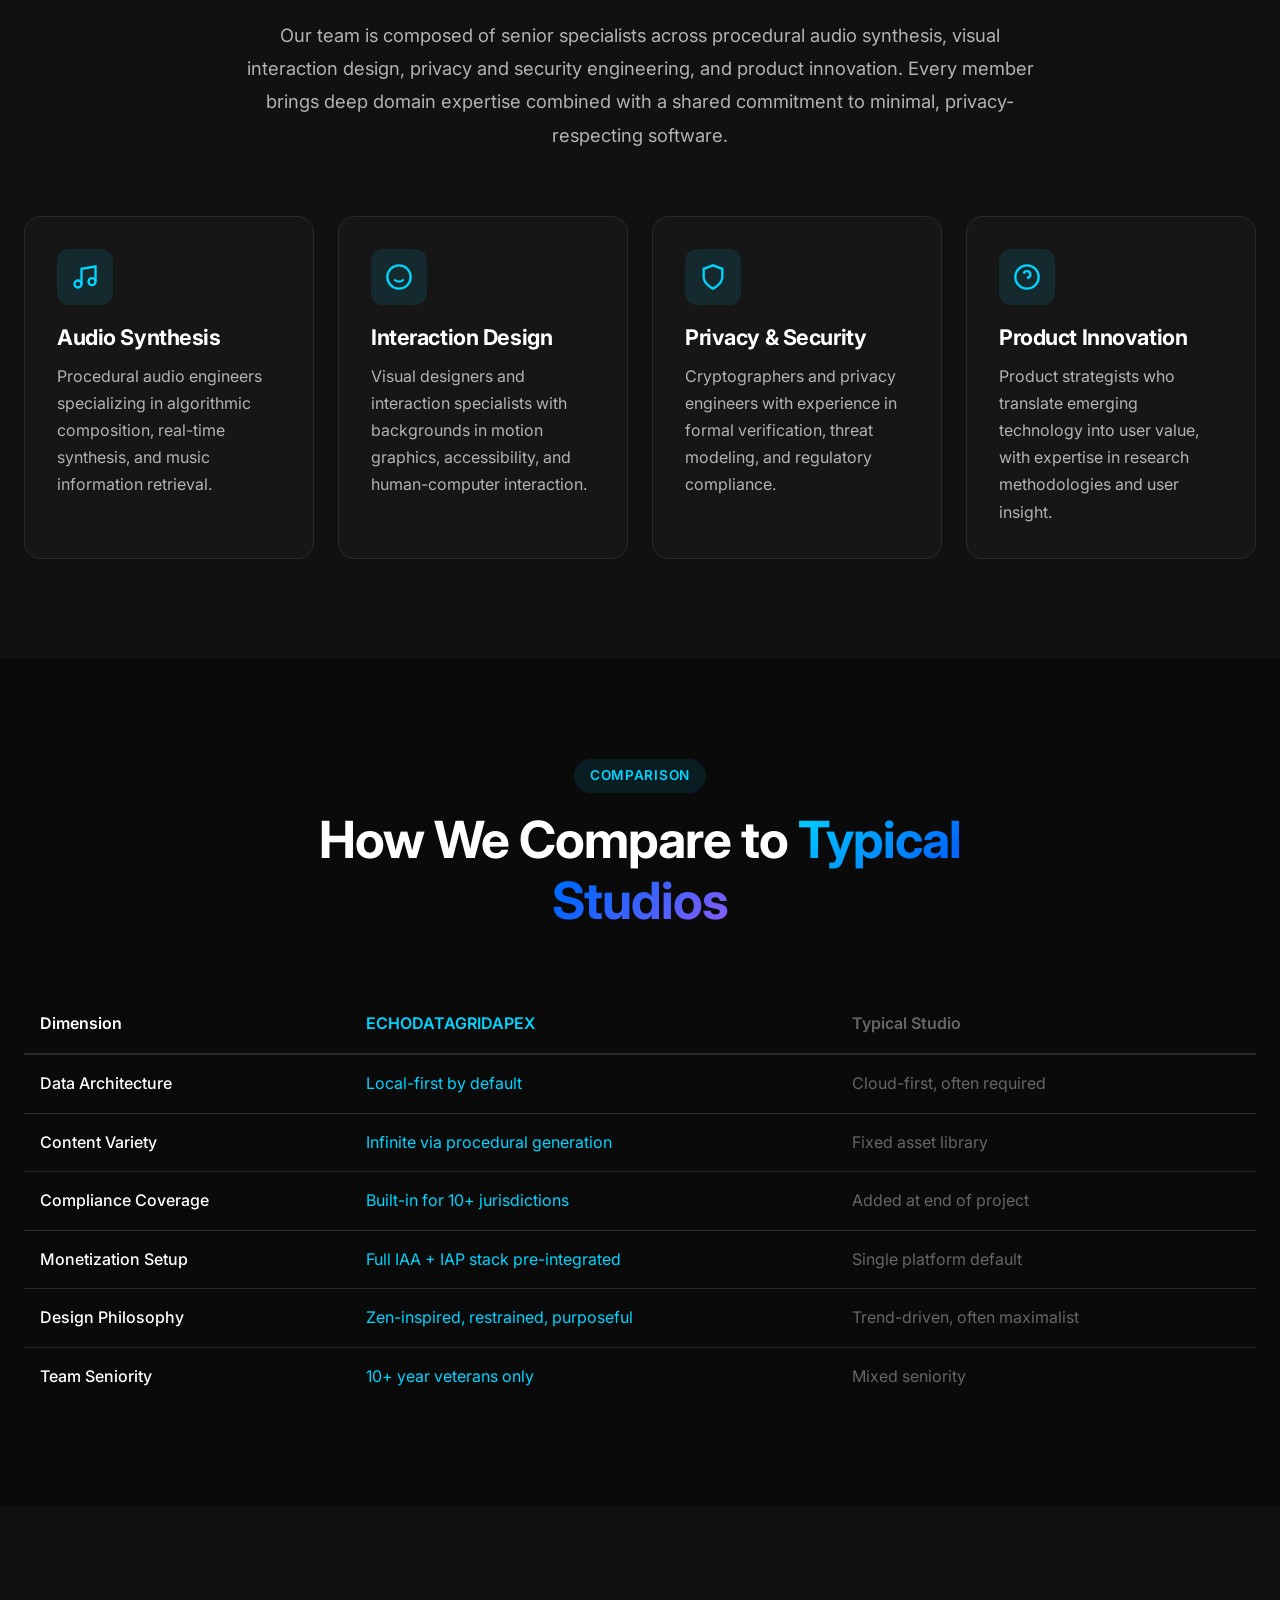
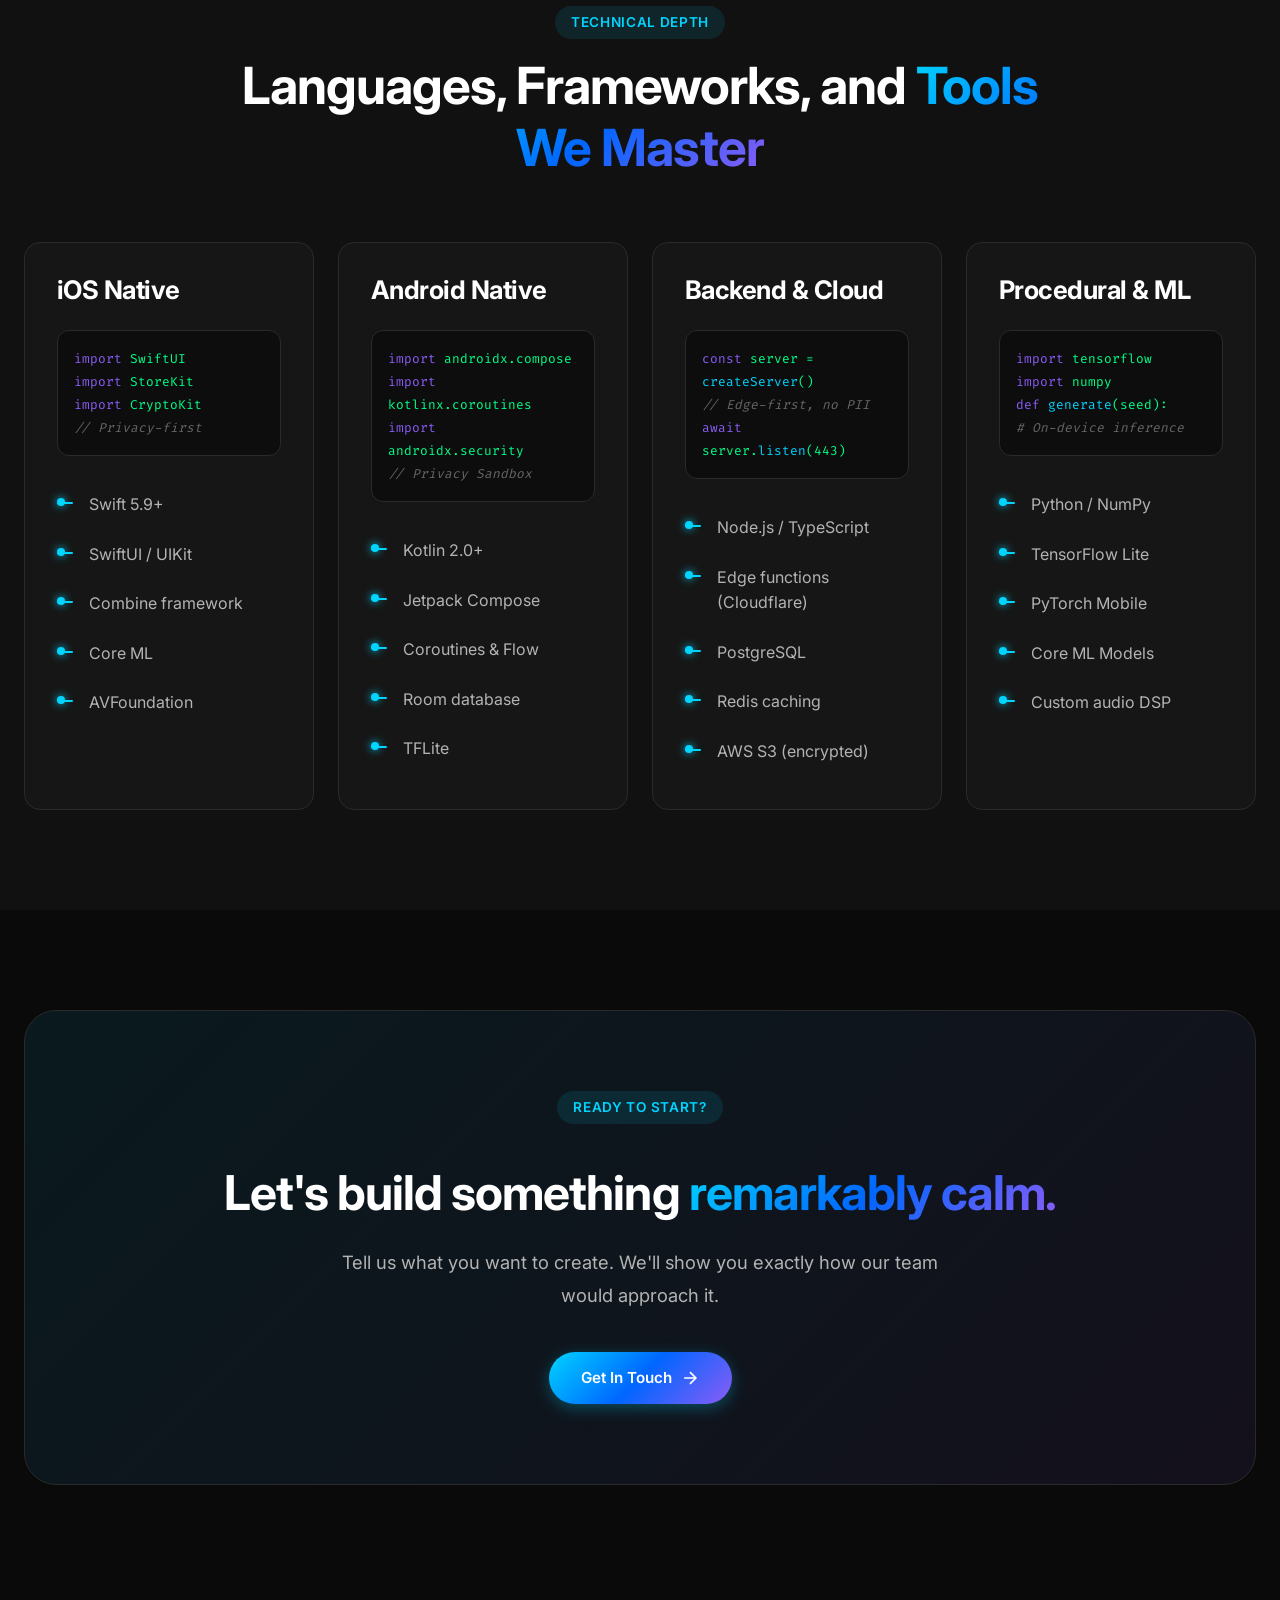
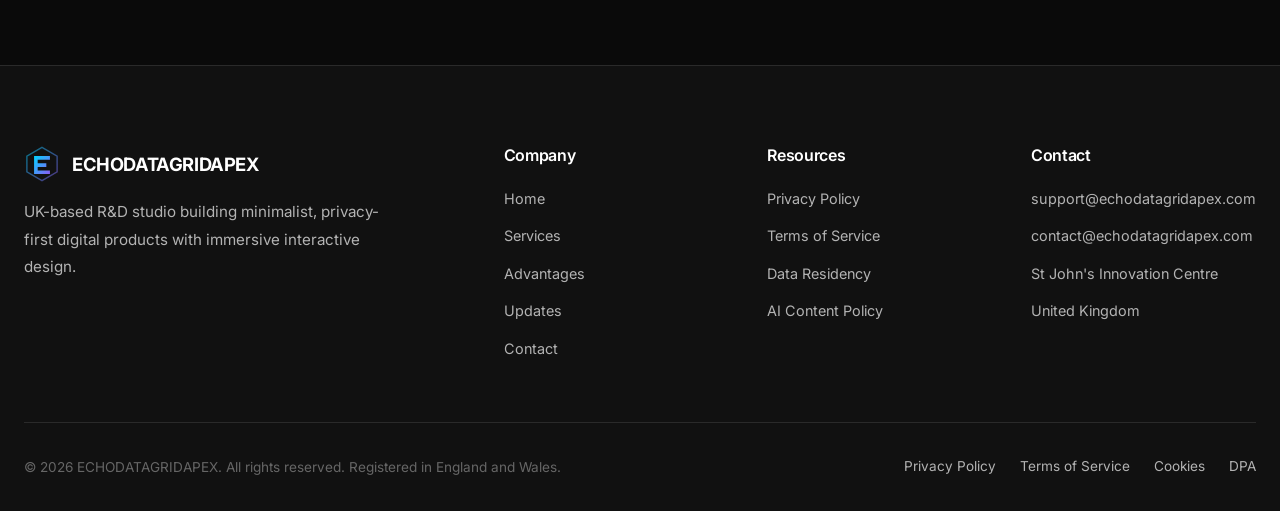
<file: advantages.html>
<!DOCTYPE html>
<html lang="en">
<head>
<meta charset="UTF-8">
<meta name="viewport" content="width=device-width, initial-scale=1.0">
<meta name="theme-color" content="#0a0a0a">
<title>Advantages | ECHODATAGRIDAPEX - Why Our Studio Stands Apart</title>
<meta name="description" content="Discover what sets ECHODATAGRIDAPEX apart: deep privacy expertise, procedural technology mastery, immersive design philosophy, 2026 global compliance, and a team of veteran engineers.">
<meta name="keywords" content="ECHODATAGRIDAPEX advantages, privacy first design, programmatic generation, immersive interaction, veteran team, multi-region compliance">
<meta name="robots" content="index, follow">
<meta property="og:title" content="Advantages | ECHODATAGRIDAPEX">
<meta property="og:description" content="Why our studio stands apart — privacy expertise, procedural mastery, immersive design, global compliance.">
<link rel="canonical" href="https://www.echodatagridapex.com/advantages.html">
<link rel="icon" type="image/svg+xml" href="images/logo.svg">
<link rel="stylesheet" href="css/main.css">
<link rel="stylesheet" href="css/animations.css">
<link rel="stylesheet" href="css/responsive.css">
<link rel="preconnect" href="https://fonts.googleapis.com">
<link rel="preconnect" href="https://fonts.gstatic.com" crossorigin>
<link href="https://fonts.googleapis.com/css2?family=Inter:wght@400;500;600;700;800;900&family=Fira+Code:wght@400;500&display=swap" rel="stylesheet">
</head>
<body>

<div class="bg-grid"></div>
<div class="bg-glow"></div>
<div class="particles"></div>

<nav class="navbar" role="navigation" aria-label="Main navigation">
    <div class="nav-container">
        <a href="index.html" class="nav-logo" aria-label="ECHODATAGRIDAPEX Home">
            <svg viewBox="0 0 50 50" fill="none" xmlns="http://www.w3.org/2000/svg" aria-hidden="true">
                <defs><linearGradient id="navGrad" x1="0%" y1="0%" x2="100%" y2="100%"><stop offset="0%" stop-color="#00d4ff"/><stop offset="100%" stop-color="#8b5cf6"/></linearGradient></defs>
                <path d="M25 2 L46 14 L46 36 L25 48 L4 36 L4 14 Z" stroke="url(#navGrad)" stroke-width="2" fill="none" opacity="0.5"/>
                <path d="M14 14 L36 14 L36 19 L19 19 L19 24 L31 24 L31 29 L19 29 L19 34 L36 34 L36 39 L14 39 Z" fill="url(#navGrad)"/>
            </svg>
            <span>ECHODATAGRIDAPEX</span>
        </a>
        <ul class="nav-menu">
            <li><a href="index.html">Home</a></li>
            <li><a href="services.html">Services</a></li>
            <li><a href="advantages.html" class="active">Advantages</a></li>
            <li><a href="updates.html">Updates</a></li>
            <li><a href="contact.html">Contact</a></li>
        </ul>
        <button class="nav-toggle" aria-label="Toggle menu">
            <svg width="24" height="24" viewBox="0 0 24 24" fill="none" stroke="currentColor" stroke-width="2"><line x1="3" y1="6" x2="21" y2="6"/><line x1="3" y1="12" x2="21" y2="12"/><line x1="3" y1="18" x2="21" y2="18"/></svg>
        </button>
    </div>
</nav>

<!-- ============ PAGE HEADER ============ -->
<section class="page-header">
    <div class="container">
        <span class="section-tag reveal">Our Differentiators</span>
        <h1 class="reveal delay-1">Why Studios <span class="gradient-text">Choose Us</span></h1>
        <p class="reveal delay-2">
            Six concrete advantages that make ECHODATAGRIDAPEX the engineering partner
            of choice for teams building privacy-first, beautifully crafted digital products.
        </p>
    </div>
</section>

<!-- ============ CORE ADVANTAGE ============ -->
<section class="section">
    <div class="container">
        <div class="grid grid-3">
            <div class="card reveal delay-1 tilt-3d">
                <div class="card-icon">
                    <svg viewBox="0 0 24 24" fill="none" stroke="currentColor" stroke-width="2"><rect x="3" y="11" width="18" height="11" rx="2"/><path d="M7 11V7a5 5 0 0 1 10 0v4"/></svg>
                </div>
                <h3 class="card-title">Privacy as Architecture</h3>
                <p class="card-text">Most teams bolt privacy on at the end. We design it into the data layer from day one — local-first storage, encryption at rest, zero required cloud sync.</p>
            </div>

            <div class="card reveal delay-2 tilt-3d">
                <div class="card-icon">
                    <svg viewBox="0 0 24 24" fill="none" stroke="currentColor" stroke-width="2"><circle cx="12" cy="12" r="10"/><path d="M2 12h20M12 2a15.3 15.3 0 0 1 4 10 15.3 15.3 0 0 1-4 10 15.3 15.3 0 0 1-4-10 15.3 15.3 0 0 1 4-10z"/></svg>
                </div>
                <h3 class="card-title">2026 Compliance Ready</h3>
                <p class="card-text">Pre-built compliance with GDPR, CCPA/CPRA, VCDPA, LGPD, DPDP, PIPL, PDPL, DSA, and the EU AI Act. Audit-ready documentation from launch day.</p>
            </div>

            <div class="card reveal delay-3 tilt-3d">
                <div class="card-icon">
                    <svg viewBox="0 0 24 24" fill="none" stroke="currentColor" stroke-width="2"><path d="M12 2L2 7l10 5 10-5-10-5zM2 17l10 5 10-5M2 12l10 5 10-5"/></svg>
                </div>
                <h3 class="card-title">Multi-Layer Monetization</h3>
                <p class="card-text">Integrated IAA (AdMob, MAX, LevelPlay, Pangle) and IAP (StoreKit 2, Play Billing v6) with fraud prevention, mediation waterfalls, and SKAdNetwork readiness.</p>
            </div>

            <div class="card reveal delay-1 tilt-3d">
                <div class="card-icon">
                    <svg viewBox="0 0 24 24" fill="none" stroke="currentColor" stroke-width="2"><polyline points="16 18 22 12 16 6"/><polyline points="8 6 2 12 8 18"/></svg>
                </div>
                <h3 class="card-title">Programmatic Engine</h3>
                <p class="card-text">Proprietary procedural generation for audio, visual, and interaction. Infinite variety from finite compute, with full offline capability.</p>
            </div>

            <div class="card reveal delay-2 tilt-3d">
                <div class="card-icon">
                    <svg viewBox="0 0 24 24" fill="none" stroke="currentColor" stroke-width="2"><path d="M9 12l2 2 4-4"/><path d="M21 12c-1 0-3-1-3-3s2-3 3-3 3 1 3 3-2 3-3 3zM3 12c1 0 3-1 3-3s-2-3-3-3-3 1-3 3 2 3 3 3z"/><path d="M12 3c0 1 1 3 3 3s3-2 3-3-1-3-3-3-3 2-3 3zM12 21c0-1 1-3 3-3s3 2 3 3-1 3-3 3-3-2-3-3z"/></svg>
                </div>
                <h3 class="card-title">Zen Aesthetic Discipline</h3>
                <p class="card-text">Not just pretty — purposeful. Every animation, color, and motion is designed to create focus rather than demand attention.</p>
            </div>

            <div class="card reveal delay-3 tilt-3d">
                <div class="card-icon">
                    <svg viewBox="0 0 24 24" fill="none" stroke="currentColor" stroke-width="2"><path d="M17 21v-2a4 4 0 0 0-4-4H5a4 4 0 0 0-4 4v2"/><circle cx="9" cy="7" r="4"/><path d="M23 21v-2a4 4 0 0 0-3-3.87M16 3.13a4 4 0 0 1 0 7.75"/></svg>
                </div>
                <h3 class="card-title">Veteran Engineering Team</h3>
                <p class="card-text">Senior engineers with 10+ years each across audio synthesis, ML, privacy engineering, native mobile, and interaction design.</p>
            </div>
        </div>
    </div>
</section>

<!-- ============ TEAM COMPOSITION ============ -->
<section class="section" style="background: var(--secondary-bg);">
    <div class="container">
        <div class="section-header reveal">
            <span class="section-tag">The Team</span>
            <h2 class="section-title">A Multidisciplinary <span class="gradient-text">Engineering Collective</span></h2>
            <p class="section-description">
                Our team is composed of senior specialists across procedural audio synthesis, visual interaction design,
                privacy and security engineering, and product innovation. Every member brings deep domain expertise
                combined with a shared commitment to minimal, privacy-respecting software.
            </p>
        </div>

        <div class="grid grid-4">
            <div class="card reveal delay-1">
                <div class="card-icon">
                    <svg viewBox="0 0 24 24" fill="none" stroke="currentColor" stroke-width="2"><path d="M9 18V5l12-2v13"/><circle cx="6" cy="18" r="3"/><circle cx="18" cy="16" r="3"/></svg>
                </div>
                <h3 class="card-title">Audio Synthesis</h3>
                <p class="card-text">Procedural audio engineers specializing in algorithmic composition, real-time synthesis, and music information retrieval.</p>
            </div>

            <div class="card reveal delay-2">
                <div class="card-icon">
                    <svg viewBox="0 0 24 24" fill="none" stroke="currentColor" stroke-width="2"><circle cx="12" cy="12" r="10"/><path d="M8 14s1.5 2 4 2 4-2 4-2"/><line x1="9" y1="9" x2="9.01" y2="9"/><line x1="15" y1="9" x2="15.01" y2="9"/></svg>
                </div>
                <h3 class="card-title">Interaction Design</h3>
                <p class="card-text">Visual designers and interaction specialists with backgrounds in motion graphics, accessibility, and human-computer interaction.</p>
            </div>

            <div class="card reveal delay-3">
                <div class="card-icon">
                    <svg viewBox="0 0 24 24" fill="none" stroke="currentColor" stroke-width="2"><path d="M12 22s8-4 8-10V5l-8-3-8 3v7c0 6 8 10 8 10z"/></svg>
                </div>
                <h3 class="card-title">Privacy & Security</h3>
                <p class="card-text">Cryptographers and privacy engineers with experience in formal verification, threat modeling, and regulatory compliance.</p>
            </div>

            <div class="card reveal delay-4">
                <div class="card-icon">
                    <svg viewBox="0 0 24 24" fill="none" stroke="currentColor" stroke-width="2"><circle cx="12" cy="12" r="10"/><path d="M9.09 9a3 3 0 0 1 5.83 1c0 2-3 3-3 3"/><line x1="12" y1="17" x2="12.01" y2="17"/></svg>
                </div>
                <h3 class="card-title">Product Innovation</h3>
                <p class="card-text">Product strategists who translate emerging technology into user value, with expertise in research methodologies and user insight.</p>
            </div>
        </div>
    </div>
</section>

<!-- ============ COMPARISON ============ -->
<section class="section">
    <div class="container">
        <div class="section-header reveal">
            <span class="section-tag">Comparison</span>
            <h2 class="section-title">How We Compare to <span class="gradient-text">Typical Studios</span></h2>
        </div>

        <div class="reveal" style="overflow-x: auto;">
            <table style="width: 100%; border-collapse: collapse; min-width: 700px;">
                <thead>
                    <tr style="border-bottom: 2px solid var(--border-color);">
                        <th style="text-align: left; padding: 16px; color: var(--text-primary); font-weight: 600;">Dimension</th>
                        <th style="text-align: left; padding: 16px; color: var(--accent-cyan); font-weight: 600;">ECHODATAGRIDAPEX</th>
                        <th style="text-align: left; padding: 16px; color: var(--text-muted); font-weight: 600;">Typical Studio</th>
                    </tr>
                </thead>
                <tbody>
                    <tr style="border-bottom: 1px solid var(--border-color);">
                        <td style="padding: 16px; color: var(--text-primary); font-weight: 500;">Data Architecture</td>
                        <td style="padding: 16px; color: var(--accent-cyan);">Local-first by default</td>
                        <td style="padding: 16px; color: var(--text-muted);">Cloud-first, often required</td>
                    </tr>
                    <tr style="border-bottom: 1px solid var(--border-color);">
                        <td style="padding: 16px; color: var(--text-primary); font-weight: 500;">Content Variety</td>
                        <td style="padding: 16px; color: var(--accent-cyan);">Infinite via procedural generation</td>
                        <td style="padding: 16px; color: var(--text-muted);">Fixed asset library</td>
                    </tr>
                    <tr style="border-bottom: 1px solid var(--border-color);">
                        <td style="padding: 16px; color: var(--text-primary); font-weight: 500;">Compliance Coverage</td>
                        <td style="padding: 16px; color: var(--accent-cyan);">Built-in for 10+ jurisdictions</td>
                        <td style="padding: 16px; color: var(--text-muted);">Added at end of project</td>
                    </tr>
                    <tr style="border-bottom: 1px solid var(--border-color);">
                        <td style="padding: 16px; color: var(--text-primary); font-weight: 500;">Monetization Setup</td>
                        <td style="padding: 16px; color: var(--accent-cyan);">Full IAA + IAP stack pre-integrated</td>
                        <td style="padding: 16px; color: var(--text-muted);">Single platform default</td>
                    </tr>
                    <tr style="border-bottom: 1px solid var(--border-color);">
                        <td style="padding: 16px; color: var(--text-primary); font-weight: 500;">Design Philosophy</td>
                        <td style="padding: 16px; color: var(--accent-cyan);">Zen-inspired, restrained, purposeful</td>
                        <td style="padding: 16px; color: var(--text-muted);">Trend-driven, often maximalist</td>
                    </tr>
                    <tr>
                        <td style="padding: 16px; color: var(--text-primary); font-weight: 500;">Team Seniority</td>
                        <td style="padding: 16px; color: var(--accent-cyan);">10+ year veterans only</td>
                        <td style="padding: 16px; color: var(--text-muted);">Mixed seniority</td>
                    </tr>
                </tbody>
            </table>
        </div>
    </div>
</section>

<!-- ============ TECH STACK ============ -->
<section class="section" style="background: var(--secondary-bg);">
    <div class="container">
        <div class="section-header reveal">
            <span class="section-tag">Technical Depth</span>
            <h2 class="section-title">Languages, Frameworks, and <span class="gradient-text">Tools We Master</span></h2>
        </div>

        <div class="grid grid-4">
            <div class="card reveal delay-1">
                <h4 style="margin-bottom: 16px;">iOS Native</h4>
                <div class="code-block" style="font-size: 0.8rem; padding: 16px;">
<span class="code-line"><span class="code-keyword">import</span> SwiftUI</span>
<span class="code-line"><span class="code-keyword">import</span> StoreKit</span>
<span class="code-line"><span class="code-keyword">import</span> CryptoKit</span>
<span class="code-line"><span class="code-comment">// Privacy-first</span></span>
</div>
                <ul class="service-list" style="margin-top: 16px;">
                    <li>Swift 5.9+</li>
                    <li>SwiftUI / UIKit</li>
                    <li>Combine framework</li>
                    <li>Core ML</li>
                    <li>AVFoundation</li>
                </ul>
            </div>

            <div class="card reveal delay-2">
                <h4 style="margin-bottom: 16px;">Android Native</h4>
                <div class="code-block" style="font-size: 0.8rem; padding: 16px;">
<span class="code-line"><span class="code-keyword">import</span> androidx.compose</span>
<span class="code-line"><span class="code-keyword">import</span> kotlinx.coroutines</span>
<span class="code-line"><span class="code-keyword">import</span> androidx.security</span>
<span class="code-line"><span class="code-comment">// Privacy Sandbox</span></span>
</div>
                <ul class="service-list" style="margin-top: 16px;">
                    <li>Kotlin 2.0+</li>
                    <li>Jetpack Compose</li>
                    <li>Coroutines & Flow</li>
                    <li>Room database</li>
                    <li>TFLite</li>
                </ul>
            </div>

            <div class="card reveal delay-3">
                <h4 style="margin-bottom: 16px;">Backend & Cloud</h4>
                <div class="code-block" style="font-size: 0.8rem; padding: 16px;">
<span class="code-line"><span class="code-keyword">const</span> server = <span class="code-function">createServer</span>()</span>
<span class="code-line"><span class="code-comment">// Edge-first, no PII</span></span>
<span class="code-line"><span class="code-keyword">await</span> server.<span class="code-function">listen</span>(443)</span>
</div>
                <ul class="service-list" style="margin-top: 16px;">
                    <li>Node.js / TypeScript</li>
                    <li>Edge functions (Cloudflare)</li>
                    <li>PostgreSQL</li>
                    <li>Redis caching</li>
                    <li>AWS S3 (encrypted)</li>
                </ul>
            </div>

            <div class="card reveal delay-4">
                <h4 style="margin-bottom: 16px;">Procedural & ML</h4>
                <div class="code-block" style="font-size: 0.8rem; padding: 16px;">
<span class="code-line"><span class="code-keyword">import</span> tensorflow</span>
<span class="code-line"><span class="code-keyword">import</span> numpy</span>
<span class="code-line"><span class="code-keyword">def</span> <span class="code-function">generate</span>(seed):</span>
<span class="code-line">  <span class="code-comment"># On-device inference</span></span>
</div>
                <ul class="service-list" style="margin-top: 16px;">
                    <li>Python / NumPy</li>
                    <li>TensorFlow Lite</li>
                    <li>PyTorch Mobile</li>
                    <li>Core ML Models</li>
                    <li>Custom audio DSP</li>
                </ul>
            </div>
        </div>
    </div>
</section>

<!-- ============ CTA ============ -->
<section class="section">
    <div class="container">
        <div class="reveal" style="background: linear-gradient(135deg, rgba(0, 212, 255, 0.08), rgba(139, 92, 246, 0.08)); border: 1px solid var(--border-color); border-radius: 32px; padding: 80px 40px; text-align: center;">
            <span class="section-tag">Ready to Start?</span>
            <h2 style="margin: 24px 0; font-size: clamp(2rem, 4vw, 3rem);">
                Let's build something <span class="gradient-text">remarkably calm.</span>
            </h2>
            <p style="font-size: 1.15rem; max-width: 600px; margin: 0 auto 40px;">
                Tell us what you want to create. We'll show you exactly how our team would approach it.
            </p>
            <a href="contact.html" class="btn btn-primary">
                Get In Touch
                <svg width="20" height="20" viewBox="0 0 24 24" fill="none" stroke="currentColor" stroke-width="2"><path d="M5 12h14M12 5l7 7-7 7"/></svg>
            </a>
        </div>
    </div>
</section>

<!-- ============ FOOTER ============ -->
<footer class="footer">
    <div class="container">
        <div class="footer-grid">
            <div class="footer-brand">
                <div class="nav-logo" style="margin-bottom: 16px;">
                    <svg viewBox="0 0 50 50" fill="none" xmlns="http://www.w3.org/2000/svg" width="40" height="40">
                        <defs><linearGradient id="footerGrad" x1="0%" y1="0%" x2="100%" y2="100%"><stop offset="0%" stop-color="#00d4ff"/><stop offset="100%" stop-color="#8b5cf6"/></linearGradient></defs>
                        <path d="M25 2 L46 14 L46 36 L25 48 L4 36 L4 14 Z" stroke="url(#footerGrad)" stroke-width="2" fill="none" opacity="0.5"/>
                        <path d="M14 14 L36 14 L36 19 L19 19 L19 24 L31 24 L31 29 L19 29 L19 34 L36 34 L36 39 L14 39 Z" fill="url(#footerGrad)"/>
                    </svg>
                    <span style="font-size: 1.15rem;">ECHODATAGRIDAPEX</span>
                </div>
                <p>UK-based R&D studio building minimalist, privacy-first digital products with immersive interactive design.</p>
            </div>
            <div class="footer-col">
                <h5>Company</h5>
                <ul>
                    <li><a href="index.html">Home</a></li>
                    <li><a href="services.html">Services</a></li>
                    <li><a href="advantages.html">Advantages</a></li>
                    <li><a href="updates.html">Updates</a></li>
                    <li><a href="contact.html">Contact</a></li>
                </ul>
            </div>
            <div class="footer-col">
                <h5>Resources</h5>
                <ul>
                    <li><a href="privacy-policy.html">Privacy Policy</a></li>
                    <li><a href="terms-of-service.html">Terms of Service</a></li>
                    <li><a href="privacy-policy.html#data-residency">Data Residency</a></li>
                    <li><a href="privacy-policy.html#ai-content">AI Content Policy</a></li>
                </ul>
            </div>
            <div class="footer-col">
                <h5>Contact</h5>
                <ul>
                    <li><a href="mailto:support@echodatagridapex.com">support@echodatagridapex.com</a></li>
                    <li><a href="mailto:contact@echodatagridapex.com">contact@echodatagridapex.com</a></li>
                    <li><a href="#">St John's Innovation Centre</a></li>
                    <li><a href="#">United Kingdom</a></li>
                </ul>
            </div>
        </div>
        <div class="footer-bottom">
            <p>&copy; 2026 ECHODATAGRIDAPEX. All rights reserved. Registered in England and Wales.</p>
            <div class="footer-legal">
                <a href="privacy-policy.html">Privacy Policy</a>
                <a href="terms-of-service.html">Terms of Service</a>
                <a href="privacy-policy.html#cookies">Cookies</a>
                <a href="privacy-policy.html#dpa">DPA</a>
            </div>
        </div>
    </div>
</footer>

<script src="js/main.js"></script>
<script src="js/interactions.js"></script>
</body>
</html>
</file>
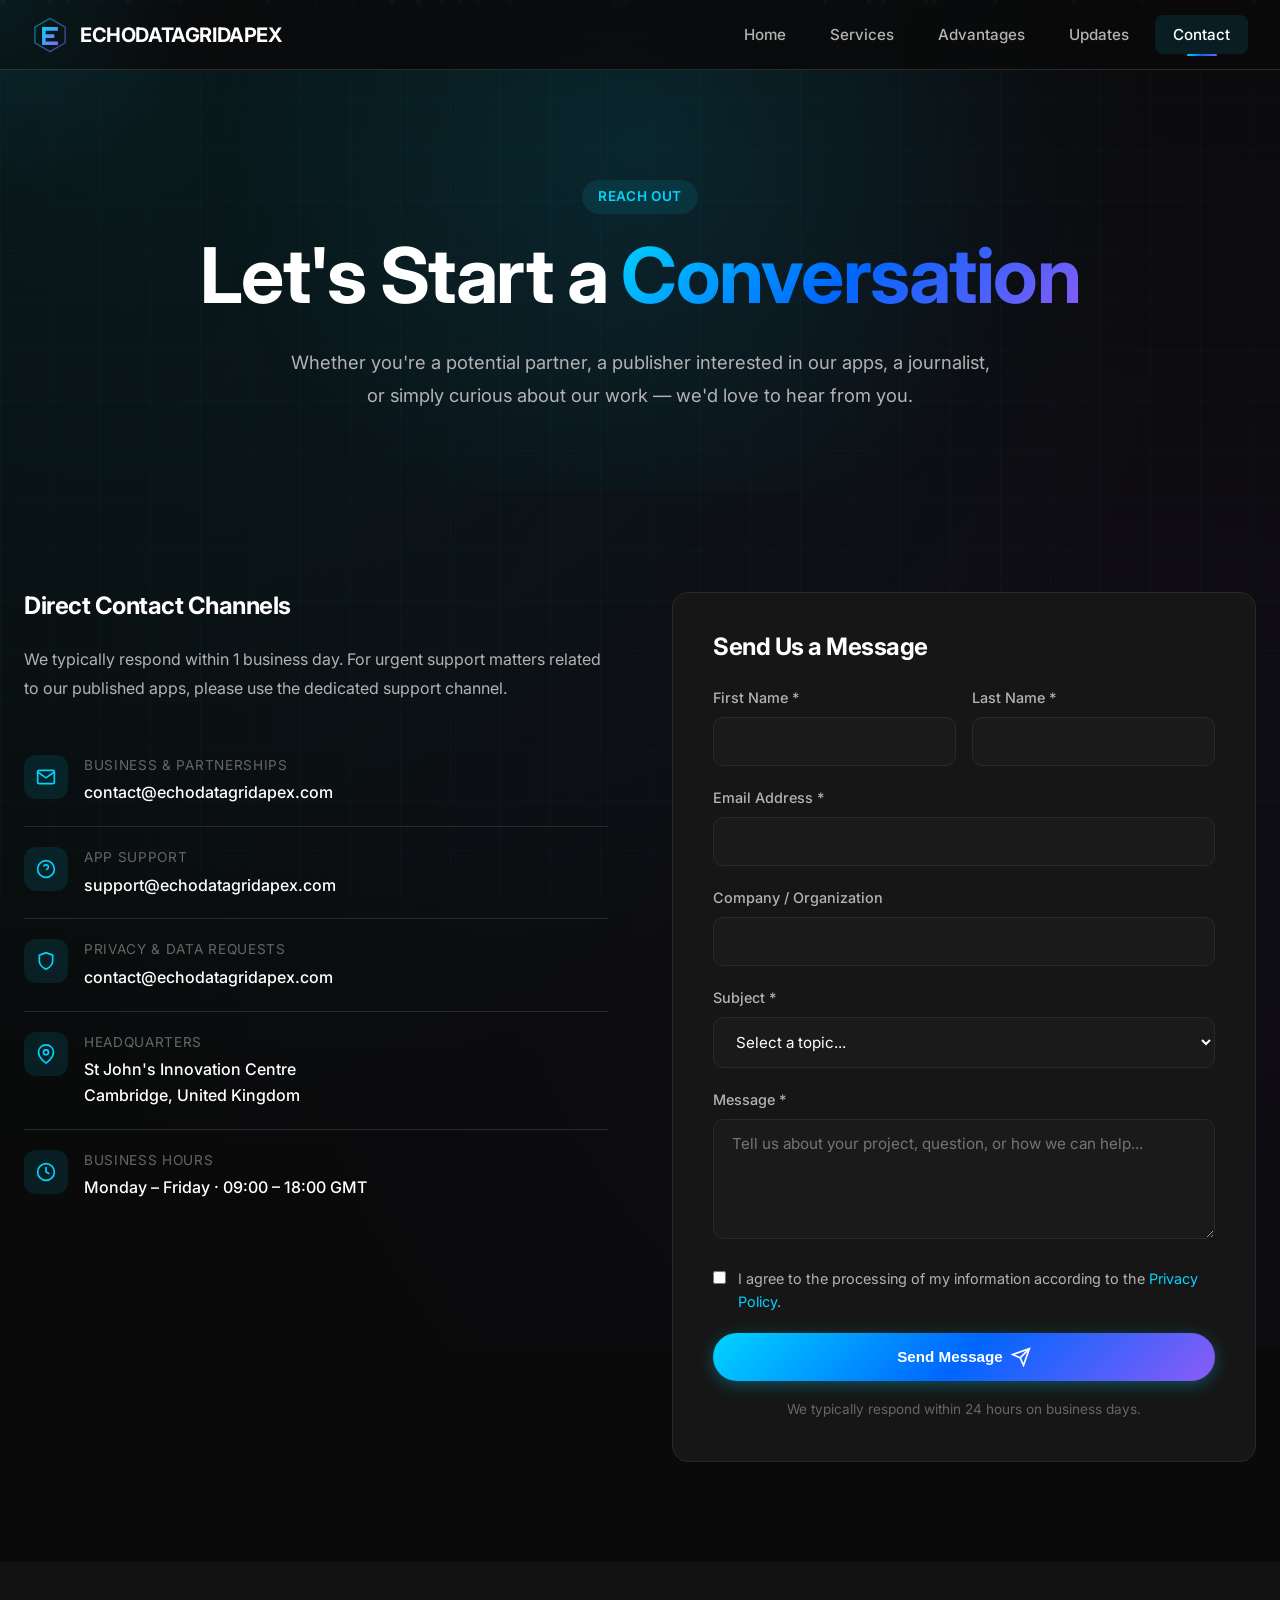
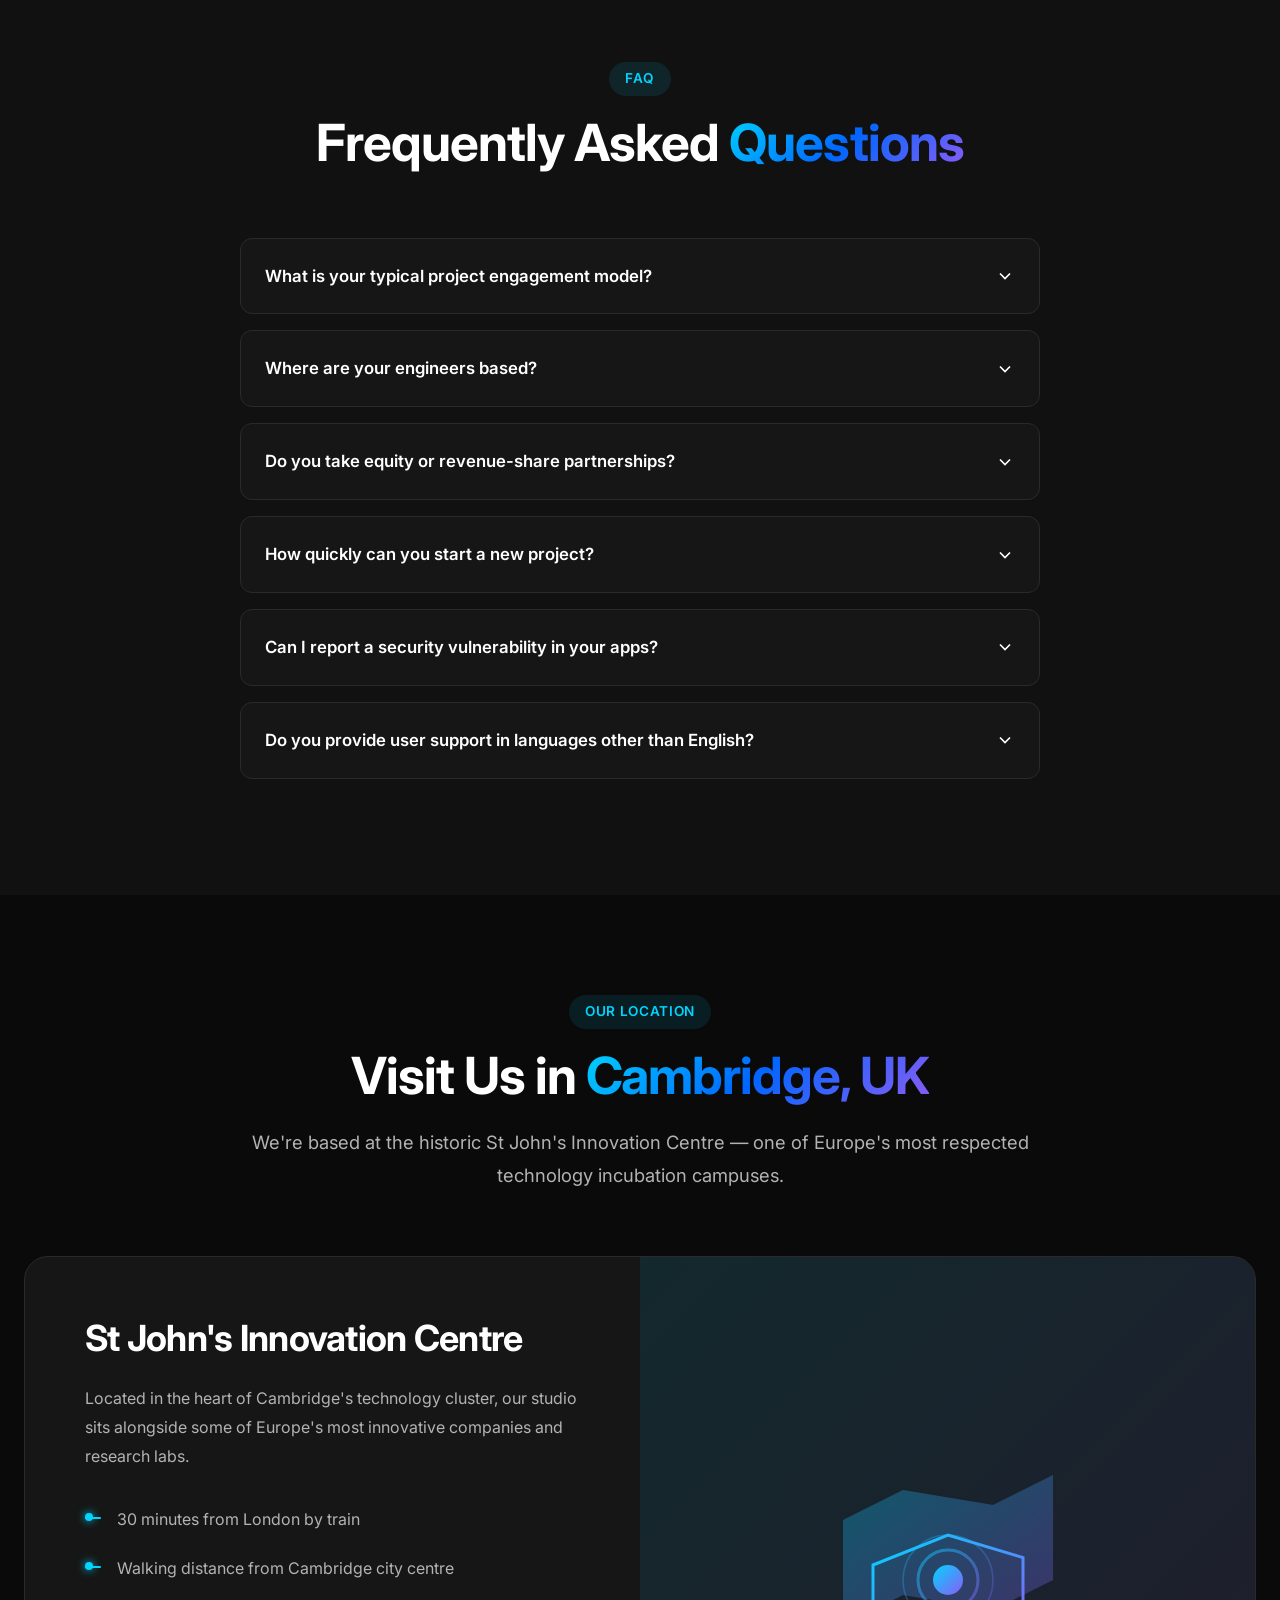
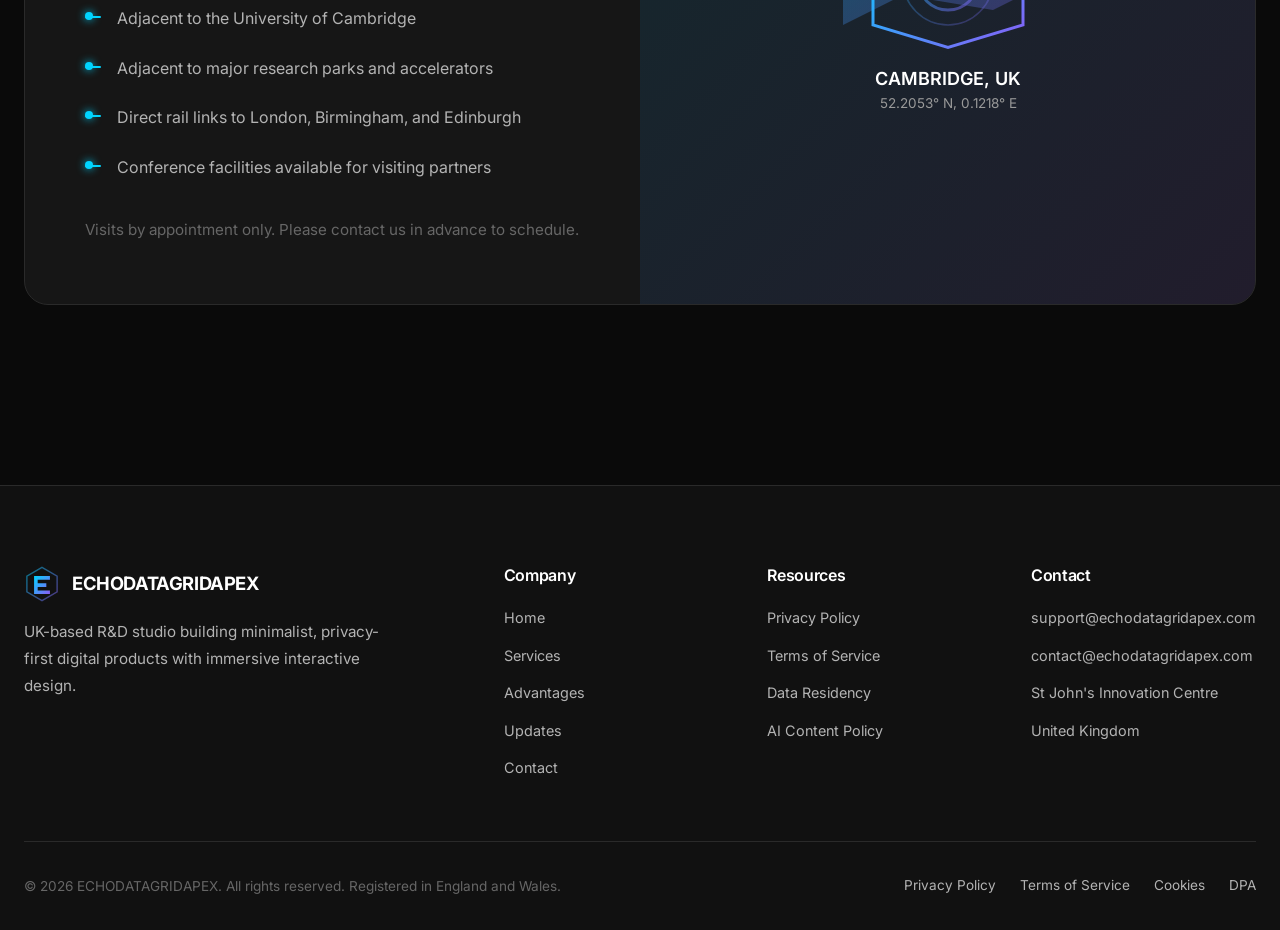
<file: contact.html>
﻿<!DOCTYPE html>
<html lang="en">
<head>
<meta charset="UTF-8">
<meta name="viewport" content="width=device-width, initial-scale=1.0">
<meta name="theme-color" content="#0a0a0a">
<title>Contact | ECHODATAGRIDAPEX - Get In Touch With Our UK Engineering Studio</title>
<meta name="description" content="Contact ECHODATAGRIDAPEX — reach our UK-based team for partnerships, support, or general inquiries. Located at St John's Innovation Centre.">
<meta name="keywords" content="contact ECHODATAGRIDAPEX, support email, partnership inquiry, UK studio address">
<meta name="robots" content="index, follow">
<meta property="og:title" content="Contact | ECHODATAGRIDAPEX">
<meta property="og:description" content="Reach our UK-based team for partnerships, support, or general inquiries.">
<link rel="canonical" href="https://www.echodatagridapex.com/contact.html">
<link rel="icon" type="image/svg+xml" href="images/logo.svg">
<link rel="stylesheet" href="css/main.css">
<link rel="stylesheet" href="css/animations.css">
<link rel="stylesheet" href="css/responsive.css">
<link rel="preconnect" href="https://fonts.googleapis.com">
<link rel="preconnect" href="https://fonts.gstatic.com" crossorigin>
<link href="https://fonts.googleapis.com/css2?family=Inter:wght@400;500;600;700;800;900&family=Fira+Code:wght@400;500&display=swap" rel="stylesheet">
</head>
<body>

<div class="bg-grid"></div>
<div class="bg-glow"></div>
<div class="particles"></div>

<nav class="navbar" role="navigation" aria-label="Main navigation">
    <div class="nav-container">
        <a href="index.html" class="nav-logo" aria-label="ECHODATAGRIDAPEX Home">
            <svg viewBox="0 0 50 50" fill="none" xmlns="http://www.w3.org/2000/svg" aria-hidden="true">
                <defs><linearGradient id="navGrad" x1="0%" y1="0%" x2="100%" y2="100%"><stop offset="0%" stop-color="#00d4ff"/><stop offset="100%" stop-color="#8b5cf6"/></linearGradient></defs>
                <path d="M25 2 L46 14 L46 36 L25 48 L4 36 L4 14 Z" stroke="url(#navGrad)" stroke-width="2" fill="none" opacity="0.5"/>
                <path d="M14 14 L36 14 L36 19 L19 19 L19 24 L31 24 L31 29 L19 29 L19 34 L36 34 L36 39 L14 39 Z" fill="url(#navGrad)"/>
            </svg>
            <span>ECHODATAGRIDAPEX</span>
        </a>
        <ul class="nav-menu">
            <li><a href="index.html">Home</a></li>
            <li><a href="services.html">Services</a></li>
            <li><a href="advantages.html">Advantages</a></li>
            <li><a href="updates.html">Updates</a></li>
            <li><a href="contact.html" class="active">Contact</a></li>
        </ul>
        <button class="nav-toggle" aria-label="Toggle menu">
            <svg width="24" height="24" viewBox="0 0 24 24" fill="none" stroke="currentColor" stroke-width="2"><line x1="3" y1="6" x2="21" y2="6"/><line x1="3" y1="12" x2="21" y2="12"/><line x1="3" y1="18" x2="21" y2="18"/></svg>
        </button>
    </div>
</nav>

<!-- ============ PAGE HEADER ============ -->
<section class="page-header">
    <div class="container">
        <span class="section-tag reveal">Reach Out</span>
        <h1 class="reveal delay-1">Let's Start a <span class="gradient-text">Conversation</span></h1>
        <p class="reveal delay-2">
            Whether you're a potential partner, a publisher interested in our apps, a journalist,
            or simply curious about our work — we'd love to hear from you.
        </p>
    </div>
</section>

<!-- ============ CONTACT INFO & FORM ============ -->
<section class="section">
    <div class="container">
        <div class="contact-grid">
            <!-- CONTACT INFO -->
            <div class="reveal-left">
                <div class="contact-info" style="background: transparent; border: none; padding: 0;">
                    <h3 style="margin-bottom: 24px; font-size: 1.5rem;">Direct Contact Channels</h3>
                    <p style="margin-bottom: 32px;">
                        We typically respond within 1 business day. For urgent support matters related
                        to our published apps, please use the dedicated support channel.
                    </p>

                    <div class="contact-item">
                        <div class="contact-icon">
                            <svg viewBox="0 0 24 24" fill="none" stroke="currentColor" stroke-width="2"><path d="M4 4h16c1.1 0 2 .9 2 2v12c0 1.1-.9 2-2 2H4c-1.1 0-2-.9-2-2V6c0-1.1.9-2 2-2z"/><polyline points="22,6 12,13 2,6"/></svg>
                        </div>
                        <div>
                            <div class="contact-label">Business & Partnerships</div>
                            <a href="mailto:contact@echodatagridapex.com" class="contact-value">contact@echodatagridapex.com</a>
                        </div>
                    </div>

                    <div class="contact-item">
                        <div class="contact-icon">
                            <svg viewBox="0 0 24 24" fill="none" stroke="currentColor" stroke-width="2"><circle cx="12" cy="12" r="10"/><path d="M9.09 9a3 3 0 0 1 5.83 1c0 2-3 3-3 3"/><line x1="12" y1="17" x2="12.01" y2="17"/></svg>
                        </div>
                        <div>
                            <div class="contact-label">App Support</div>
                            <a href="mailto:support@echodatagridapex.com" class="contact-value">support@echodatagridapex.com</a>
                        </div>
                    </div>

                    <div class="contact-item">
                        <div class="contact-icon">
                            <svg viewBox="0 0 24 24" fill="none" stroke="currentColor" stroke-width="2"><path d="M12 22s8-4 8-10V5l-8-3-8 3v7c0 6 8 10 8 10z"/></svg>
                        </div>
                        <div>
                            <div class="contact-label">Privacy & Data Requests</div>
                            <a href="mailto:contact@echodatagridapex.com" class="contact-value">contact@echodatagridapex.com</a>
                        </div>
                    </div>

                    <div class="contact-item">
                        <div class="contact-icon">
                            <svg viewBox="0 0 24 24" fill="none" stroke="currentColor" stroke-width="2"><path d="M21 10c0 7-9 13-9 13s-9-6-9-13a9 9 0 0 1 18 0z"/><circle cx="12" cy="10" r="3"/></svg>
                        </div>
                        <div>
                            <div class="contact-label">Headquarters</div>
                            <div class="contact-value">St John's Innovation Centre<br>Cambridge, United Kingdom</div>
                        </div>
                    </div>

                    <div class="contact-item">
                        <div class="contact-icon">
                            <svg viewBox="0 0 24 24" fill="none" stroke="currentColor" stroke-width="2"><circle cx="12" cy="12" r="10"/><polyline points="12 6 12 12 16 14"/></svg>
                        </div>
                        <div>
                            <div class="contact-label">Business Hours</div>
                            <div class="contact-value">Monday – Friday · 09:00 – 18:00 GMT</div>
                        </div>
                    </div>
                </div>
            </div>

            <!-- CONTACT FORM -->
            <div class="reveal-right">
                <form class="contact-form" data-form>
                    <h3 style="margin-bottom: 24px; font-size: 1.5rem;">Send Us a Message</h3>

                    <div style="display: grid; grid-template-columns: 1fr 1fr; gap: 16px;">
                        <div class="form-group">
                            <label class="form-label" for="firstName">First Name *</label>
                            <input type="text" id="firstName" name="firstName" class="form-input" required>
                        </div>
                        <div class="form-group">
                            <label class="form-label" for="lastName">Last Name *</label>
                            <input type="text" id="lastName" name="lastName" class="form-input" required>
                        </div>
                    </div>

                    <div class="form-group">
                        <label class="form-label" for="email">Email Address *</label>
                        <input type="email" id="email" name="email" class="form-input" required>
                    </div>

                    <div class="form-group">
                        <label class="form-label" for="company">Company / Organization</label>
                        <input type="text" id="company" name="company" class="form-input">
                    </div>

                    <div class="form-group">
                        <label class="form-label" for="subject">Subject *</label>
                        <select id="subject" name="subject" class="form-select" required>
                            <option value="">Select a topic...</option>
                            <option value="partnership">Partnership Inquiry</option>
                            <option value="services">Service Request</option>
                            <option value="support">App Support</option>
                            <option value="privacy">Privacy & Data Request</option>
                            <option value="press">Press & Media</option>
                            <option value="careers">Careers</option>
                            <option value="other">Other</option>
                        </select>
                    </div>

                    <div class="form-group">
                        <label class="form-label" for="message">Message *</label>
                        <textarea id="message" name="message" class="form-textarea" required placeholder="Tell us about your project, question, or how we can help..."></textarea>
                    </div>

                    <div class="form-group">
                        <label style="display: flex; align-items: flex-start; gap: 12px; cursor: pointer;">
                            <input type="checkbox" required style="margin-top: 4px;">
                            <span style="font-size: 0.9rem; color: var(--text-secondary); line-height: 1.6;">
                                I agree to the processing of my information according to the
                                <a href="privacy-policy.html">Privacy Policy</a>.
                            </span>
                        </label>
                    </div>

                    <button type="submit" class="btn btn-primary" style="width: 100%; justify-content: center;">
                        Send Message
                        <svg width="20" height="20" viewBox="0 0 24 24" fill="none" stroke="currentColor" stroke-width="2"><line x1="22" y1="2" x2="11" y2="13"/><polygon points="22 2 15 22 11 13 2 9 22 2"/></svg>
                    </button>

                    <p style="font-size: 0.85rem; color: var(--text-muted); margin-top: 16px; text-align: center;">
                        We typically respond within 24 hours on business days.
                    </p>
                </form>
            </div>
        </div>
    </div>
</section>

<!-- ============ OFFICE LOCATIONS / FAQ ============ -->
<section class="section" style="background: var(--secondary-bg);">
    <div class="container">
        <div class="section-header reveal">
            <span class="section-tag">FAQ</span>
            <h2 class="section-title">Frequently Asked <span class="gradient-text">Questions</span></h2>
        </div>

        <div class="reveal" style="max-width: 800px; margin: 0 auto;">
            <details style="background: var(--card-bg); border: 1px solid var(--border-color); border-radius: 12px; padding: 24px; margin-bottom: 16px;">
                <summary style="cursor: pointer; font-weight: 600; color: var(--text-primary); font-size: 1.05rem; list-style: none; display: flex; justify-content: space-between; align-items: center;">
                    What is your typical project engagement model?
                    <svg width="20" height="20" viewBox="0 0 24 24" fill="none" stroke="currentColor" stroke-width="2"><polyline points="6 9 12 15 18 9"/></svg>
                </summary>
                <p style="margin-top: 16px;">
                    We typically work on fixed-scope, fixed-price engagements for product development,
                    with optional ongoing support contracts. For compliance audits and privacy
                    engineering, we work on a time-and-materials basis with monthly minimums.
                </p>
            </details>

            <details style="background: var(--card-bg); border: 1px solid var(--border-color); border-radius: 12px; padding: 24px; margin-bottom: 16px;">
                <summary style="cursor: pointer; font-weight: 600; color: var(--text-primary); font-size: 1.05rem; list-style: none; display: flex; justify-content: space-between; align-items: center;">
                    Where are your engineers based?
                    <svg width="20" height="20" viewBox="0 0 24 24" fill="none" stroke="currentColor" stroke-width="2"><polyline points="6 9 12 15 18 9"/></svg>
                </summary>
                <p style="margin-top: 16px;">
                    Our core team is based at St John's Innovation Centre in Cambridge, UK.
                    We have additional engineering presence across Europe and work with a small
                    number of trusted specialist contractors globally.
                </p>
            </details>

            <details style="background: var(--card-bg); border: 1px solid var(--border-color); border-radius: 12px; padding: 24px; margin-bottom: 16px;">
                <summary style="cursor: pointer; font-weight: 600; color: var(--text-primary); font-size: 1.05rem; list-style: none; display: flex; justify-content: space-between; align-items: center;">
                    Do you take equity or revenue-share partnerships?
                    <svg width="20" height="20" viewBox="0 0 24 24" fill="none" stroke="currentColor" stroke-width="2"><polyline points="6 9 12 15 18 9"/></svg>
                </summary>
                <p style="margin-top: 16px;">
                    We are open to discussing partnership arrangements for projects where our
                    technology stack provides exceptional strategic value. Please reach out via
                    contact@echodatagridapex.com with a brief project overview.
                </p>
            </details>

            <details style="background: var(--card-bg); border: 1px solid var(--border-color); border-radius: 12px; padding: 24px; margin-bottom: 16px;">
                <summary style="cursor: pointer; font-weight: 600; color: var(--text-primary); font-size: 1.05rem; list-style: none; display: flex; justify-content: space-between; align-items: center;">
                    How quickly can you start a new project?
                    <svg width="20" height="20" viewBox="0 0 24 24" fill="none" stroke="currentColor" stroke-width="2"><polyline points="6 9 12 15 18 9"/></svg>
                </summary>
                <p style="margin-top: 16px;">
                    New project intake typically begins 2-4 weeks from contract signing, depending
                    on scope. For urgent compliance or audit work, we maintain limited availability
                    for fast-track engagements.
                </p>
            </details>

            <details style="background: var(--card-bg); border: 1px solid var(--border-color); border-radius: 12px; padding: 24px; margin-bottom: 16px;">
                <summary style="cursor: pointer; font-weight: 600; color: var(--text-primary); font-size: 1.05rem; list-style: none; display: flex; justify-content: space-between; align-items: center;">
                    Can I report a security vulnerability in your apps?
                    <svg width="20" height="20" viewBox="0 0 24 24" fill="none" stroke="currentColor" stroke-width="2"><polyline points="6 9 12 15 18 9"/></svg>
                </summary>
                <p style="margin-top: 16px;">
                    Absolutely — we operate a coordinated vulnerability disclosure program.
                    Please email contact@echodatagridapex.com with details. We acknowledge all
                    reports within 48 hours and aim to triage within 5 business days.
                </p>
            </details>

            <details style="background: var(--card-bg); border: 1px solid var(--border-color); border-radius: 12px; padding: 24px; margin-bottom: 16px;">
                <summary style="cursor: pointer; font-weight: 600; color: var(--text-primary); font-size: 1.05rem; list-style: none; display: flex; justify-content: space-between; align-items: center;">
                    Do you provide user support in languages other than English?
                    <svg width="20" height="20" viewBox="0 0 24 24" fill="none" stroke="currentColor" stroke-width="2"><polyline points="6 9 12 15 18 9"/></svg>
                </summary>
                <p style="margin-top: 16px;">
                    Our primary support language is English. For our localized apps in Japanese,
                    German, French, Spanish, Portuguese, Chinese, and Korean markets, we provide
                    regional support through our trusted partner network.
                </p>
            </details>
        </div>
    </div>
</section>

<!-- ============ MAP / LOCATION ============ -->
<section class="section">
    <div class="container">
        <div class="section-header reveal">
            <span class="section-tag">Our Location</span>
            <h2 class="section-title">Visit Us in <span class="gradient-text">Cambridge, UK</span></h2>
            <p class="section-description">
                We're based at the historic St John's Innovation Centre — one of Europe's most respected
                technology incubation campuses.
            </p>
        </div>

        <div class="reveal" style="background: var(--card-bg); border: 1px solid var(--border-color); border-radius: 24px; overflow: hidden;">
            <div style="display: grid; grid-template-columns: 1fr 1fr;">
                <div style="padding: 60px;">
                    <h3 style="margin-bottom: 24px;">St John's Innovation Centre</h3>
                    <p style="margin-bottom: 24px;">
                        Located in the heart of Cambridge's technology cluster, our studio sits
                        alongside some of Europe's most innovative companies and research labs.
                    </p>
                    <ul class="service-list">
                        <li>30 minutes from London by train</li>
                        <li>Walking distance from Cambridge city centre</li>
                        <li>Adjacent to the University of Cambridge</li>
                        <li>Adjacent to major research parks and accelerators</li>
                        <li>Direct rail links to London, Birmingham, and Edinburgh</li>
                        <li>Conference facilities available for visiting partners</li>
                    </ul>
                    <p style="margin-top: 24px; font-size: 0.95rem; color: var(--text-muted);">
                        Visits by appointment only. Please contact us in advance to schedule.
                    </p>
                </div>
                <div style="background: linear-gradient(135deg, rgba(0, 212, 255, 0.1), rgba(139, 92, 246, 0.1)); position: relative; min-height: 400px; display: flex; align-items: center; justify-content: center;">
                    <svg viewBox="0 0 200 200" fill="none" xmlns="http://www.w3.org/2000/svg" style="width: 80%; max-width: 300px;">
                        <defs>
                            <linearGradient id="mapGrad" x1="0%" y1="0%" x2="100%" y2="100%">
                                <stop offset="0%" stop-color="#00d4ff"/>
                                <stop offset="100%" stop-color="#8b5cf6"/>
                            </linearGradient>
                        </defs>
                        <path d="M 30 60 L 70 40 L 130 50 L 170 30 L 170 100 L 130 120 L 70 110 L 30 130 Z" fill="url(#mapGrad)" opacity="0.3"/>
                        <path d="M 50 90 L 100 70 L 150 85 L 150 130 L 100 145 L 50 130 Z" stroke="url(#mapGrad)" stroke-width="2" fill="none"/>
                        <circle cx="100" cy="100" r="10" fill="url(#mapGrad)"/>
                        <circle cx="100" cy="100" r="20" stroke="url(#mapGrad)" stroke-width="2" fill="none" opacity="0.5"/>
                        <circle cx="100" cy="100" r="30" stroke="url(#mapGrad)" stroke-width="1" fill="none" opacity="0.3"/>
                        <text x="100" y="170" text-anchor="middle" fill="#fff" font-size="12" font-weight="600">CAMBRIDGE, UK</text>
                        <text x="100" y="185" text-anchor="middle" fill="#999" font-size="9">52.2053° N, 0.1218° E</text>
                    </svg>
                </div>
            </div>
        </div>
    </div>
</section>

<!-- ============ FOOTER ============ -->
<footer class="footer">
    <div class="container">
        <div class="footer-grid">
            <div class="footer-brand">
                <div class="nav-logo" style="margin-bottom: 16px;">
                    <svg viewBox="0 0 50 50" fill="none" xmlns="http://www.w3.org/2000/svg" width="40" height="40">
                        <defs><linearGradient id="footerGrad" x1="0%" y1="0%" x2="100%" y2="100%"><stop offset="0%" stop-color="#00d4ff"/><stop offset="100%" stop-color="#8b5cf6"/></linearGradient></defs>
                        <path d="M25 2 L46 14 L46 36 L25 48 L4 36 L4 14 Z" stroke="url(#footerGrad)" stroke-width="2" fill="none" opacity="0.5"/>
                        <path d="M14 14 L36 14 L36 19 L19 19 L19 24 L31 24 L31 29 L19 29 L19 34 L36 34 L36 39 L14 39 Z" fill="url(#footerGrad)"/>
                    </svg>
                    <span style="font-size: 1.15rem;">ECHODATAGRIDAPEX</span>
                </div>
                <p>UK-based R&D studio building minimalist, privacy-first digital products with immersive interactive design.</p>
            </div>
            <div class="footer-col">
                <h5>Company</h5>
                <ul>
                    <li><a href="index.html">Home</a></li>
                    <li><a href="services.html">Services</a></li>
                    <li><a href="advantages.html">Advantages</a></li>
                    <li><a href="updates.html">Updates</a></li>
                    <li><a href="contact.html">Contact</a></li>
                </ul>
            </div>
            <div class="footer-col">
                <h5>Resources</h5>
                <ul>
                    <li><a href="privacy-policy.html">Privacy Policy</a></li>
                    <li><a href="terms-of-service.html">Terms of Service</a></li>
                    <li><a href="privacy-policy.html#data-residency">Data Residency</a></li>
                    <li><a href="privacy-policy.html#ai-content">AI Content Policy</a></li>
                </ul>
            </div>
            <div class="footer-col">
                <h5>Contact</h5>
                <ul>
                    <li><a href="mailto:support@echodatagridapex.com">support@echodatagridapex.com</a></li>
                    <li><a href="mailto:contact@echodatagridapex.com">contact@echodatagridapex.com</a></li>
                    <li><a href="#">St John's Innovation Centre</a></li>
                    <li><a href="#">United Kingdom</a></li>
                </ul>
            </div>
        </div>
        <div class="footer-bottom">
            <p>&copy; 2026 ECHODATAGRIDAPEX. All rights reserved. Registered in England and Wales.</p>
            <div class="footer-legal">
                <a href="privacy-policy.html">Privacy Policy</a>
                <a href="terms-of-service.html">Terms of Service</a>
                <a href="privacy-policy.html#cookies">Cookies</a>
                <a href="privacy-policy.html#dpa">DPA</a>
            </div>
        </div>
    </div>
</footer>

<script src="js/main.js"></script>
<script src="js/interactions.js"></script>
<style>
@media (max-width: 768px) {
    .contact-form > div[style*="grid-template-columns: 1fr 1fr"],
    .contact-grid {
        grid-template-columns: 1fr !important;
    }
    .reveal > div[style*="grid-template-columns: 1fr 1fr"] {
        grid-template-columns: 1fr !important;
    }
}
</style>
</body>
</html>
</file>
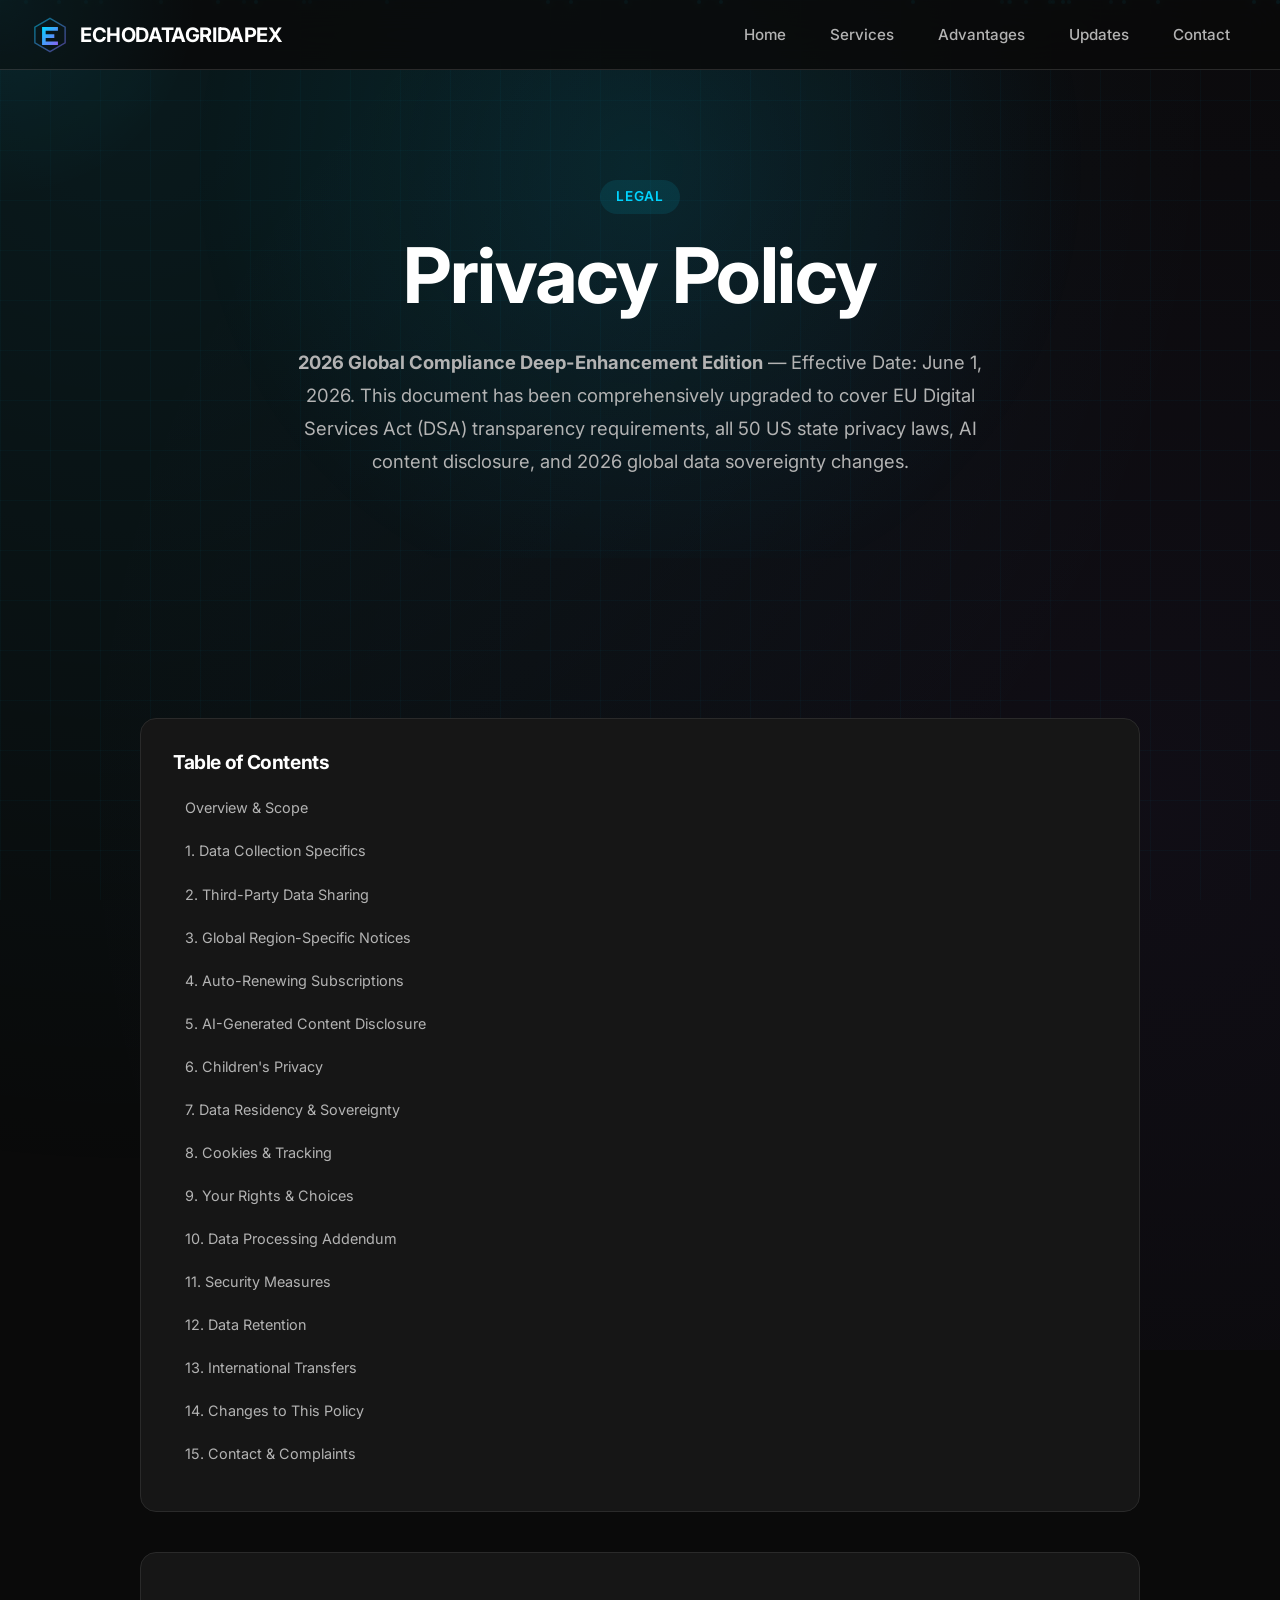
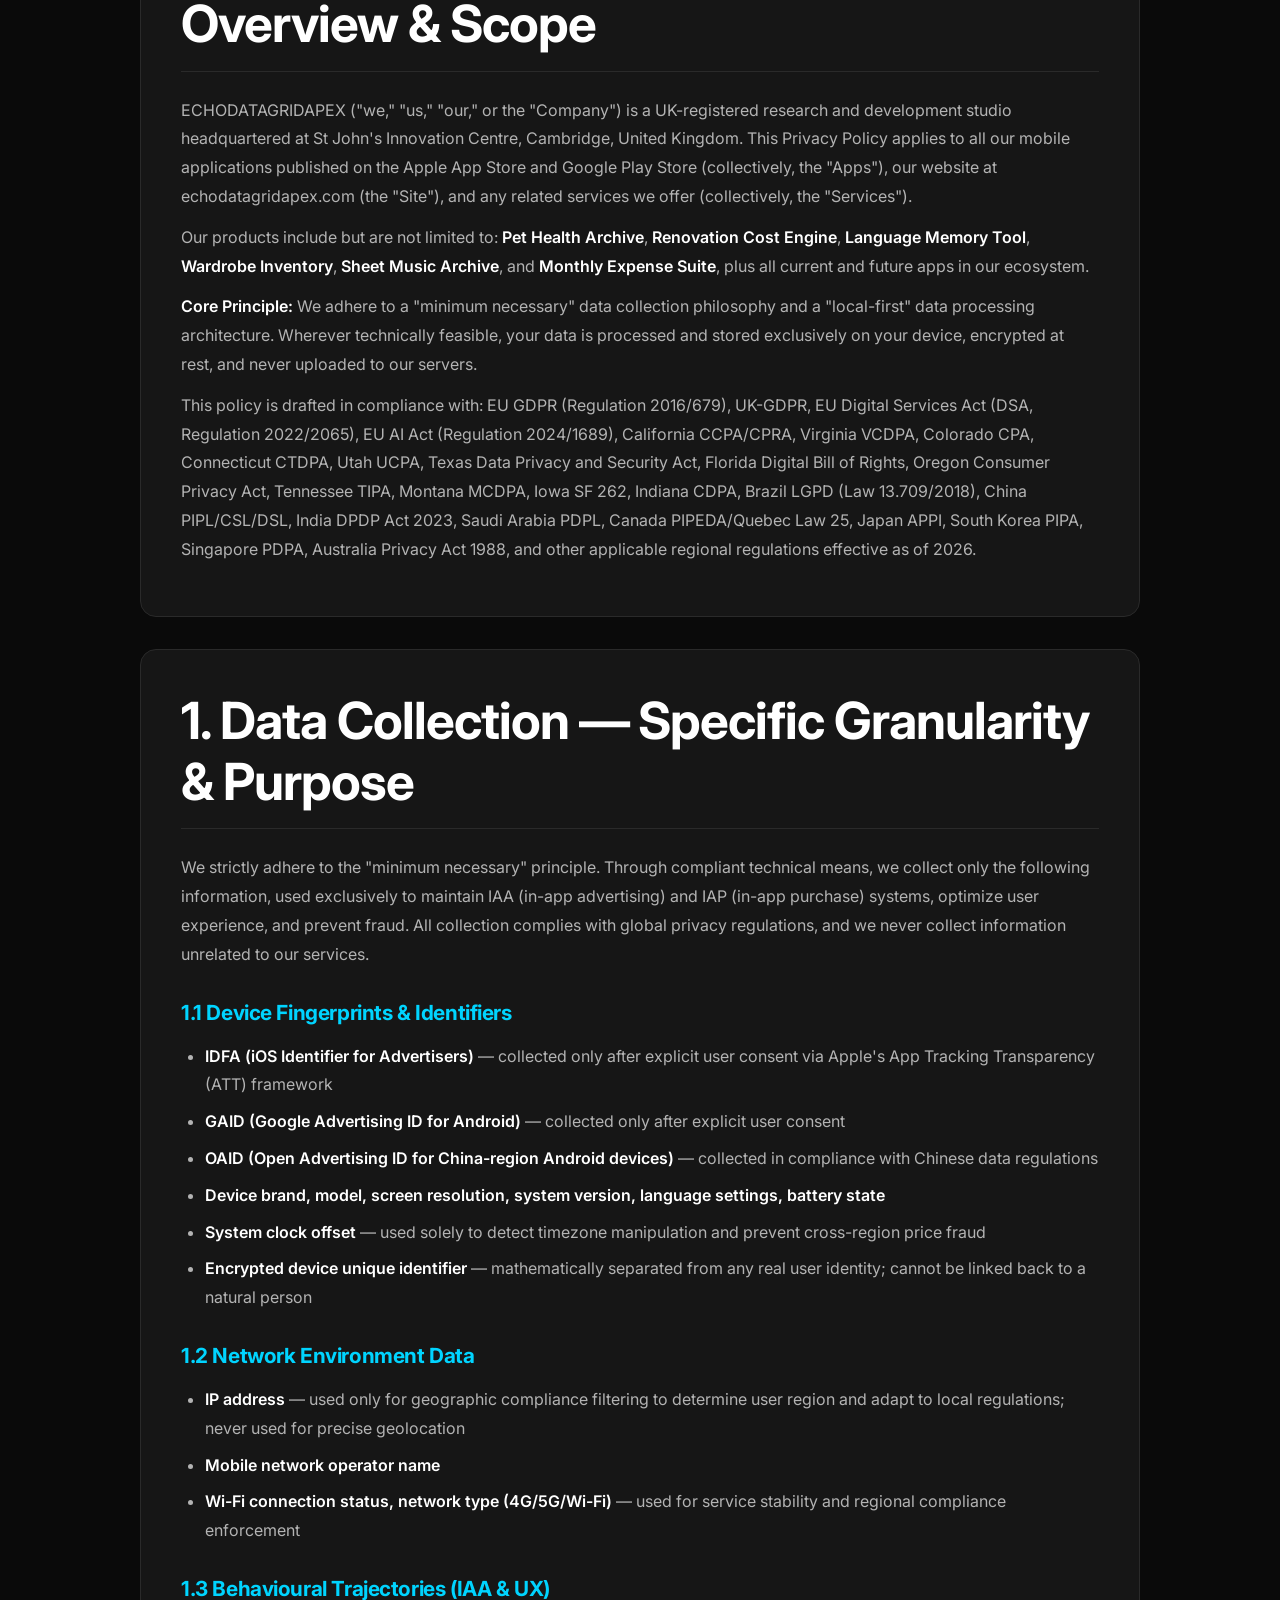
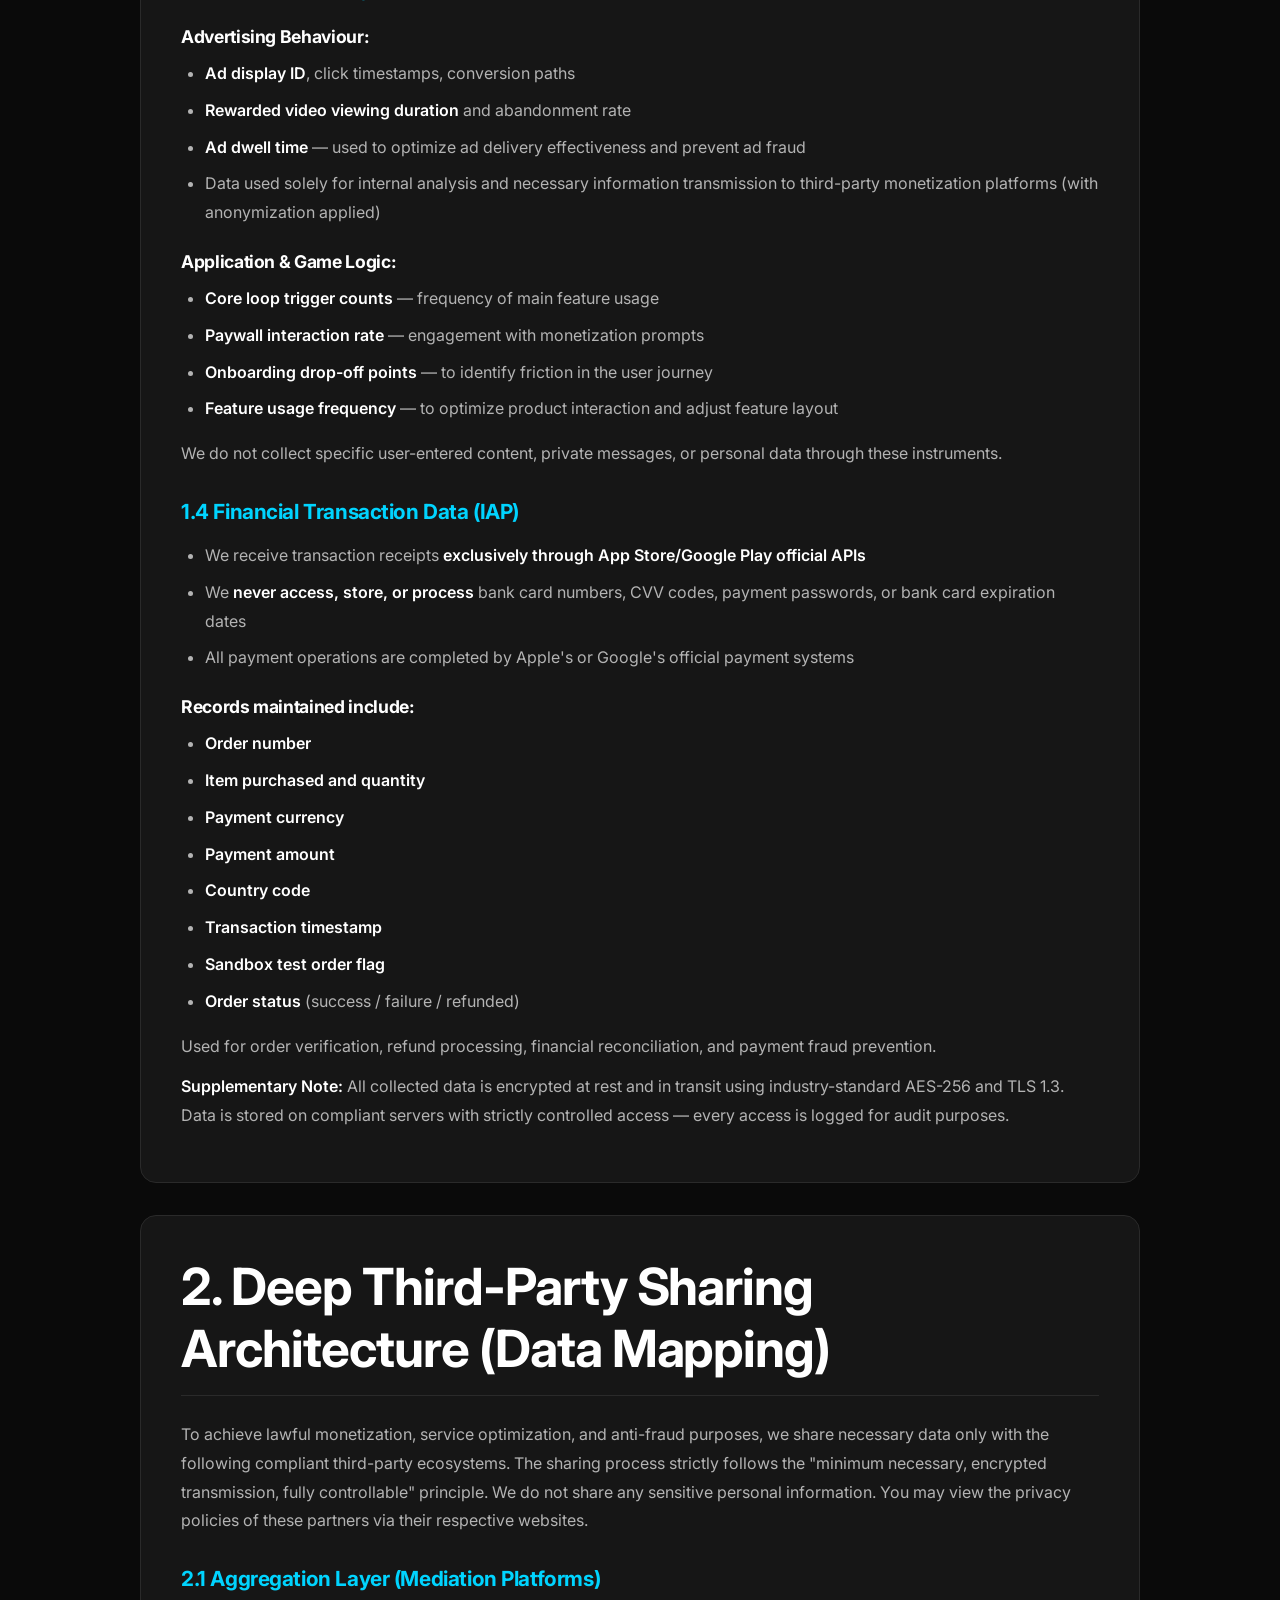
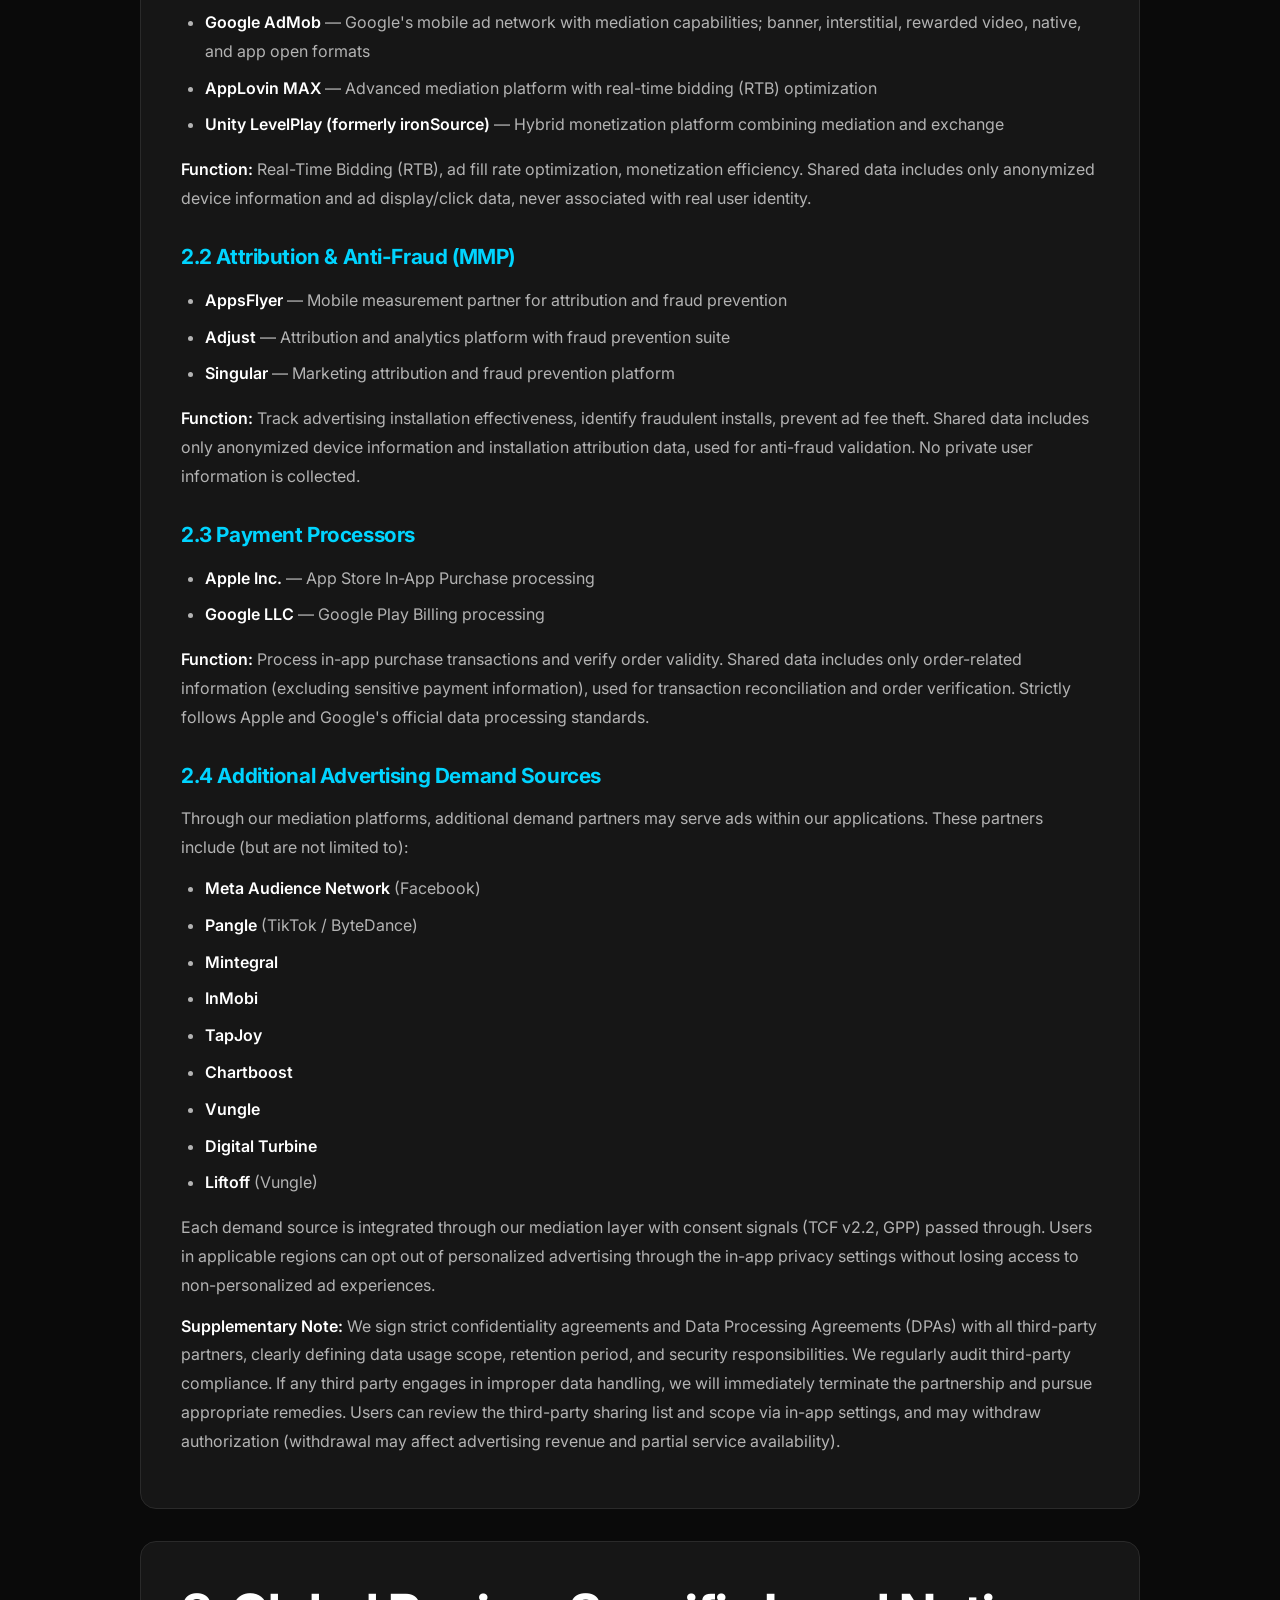
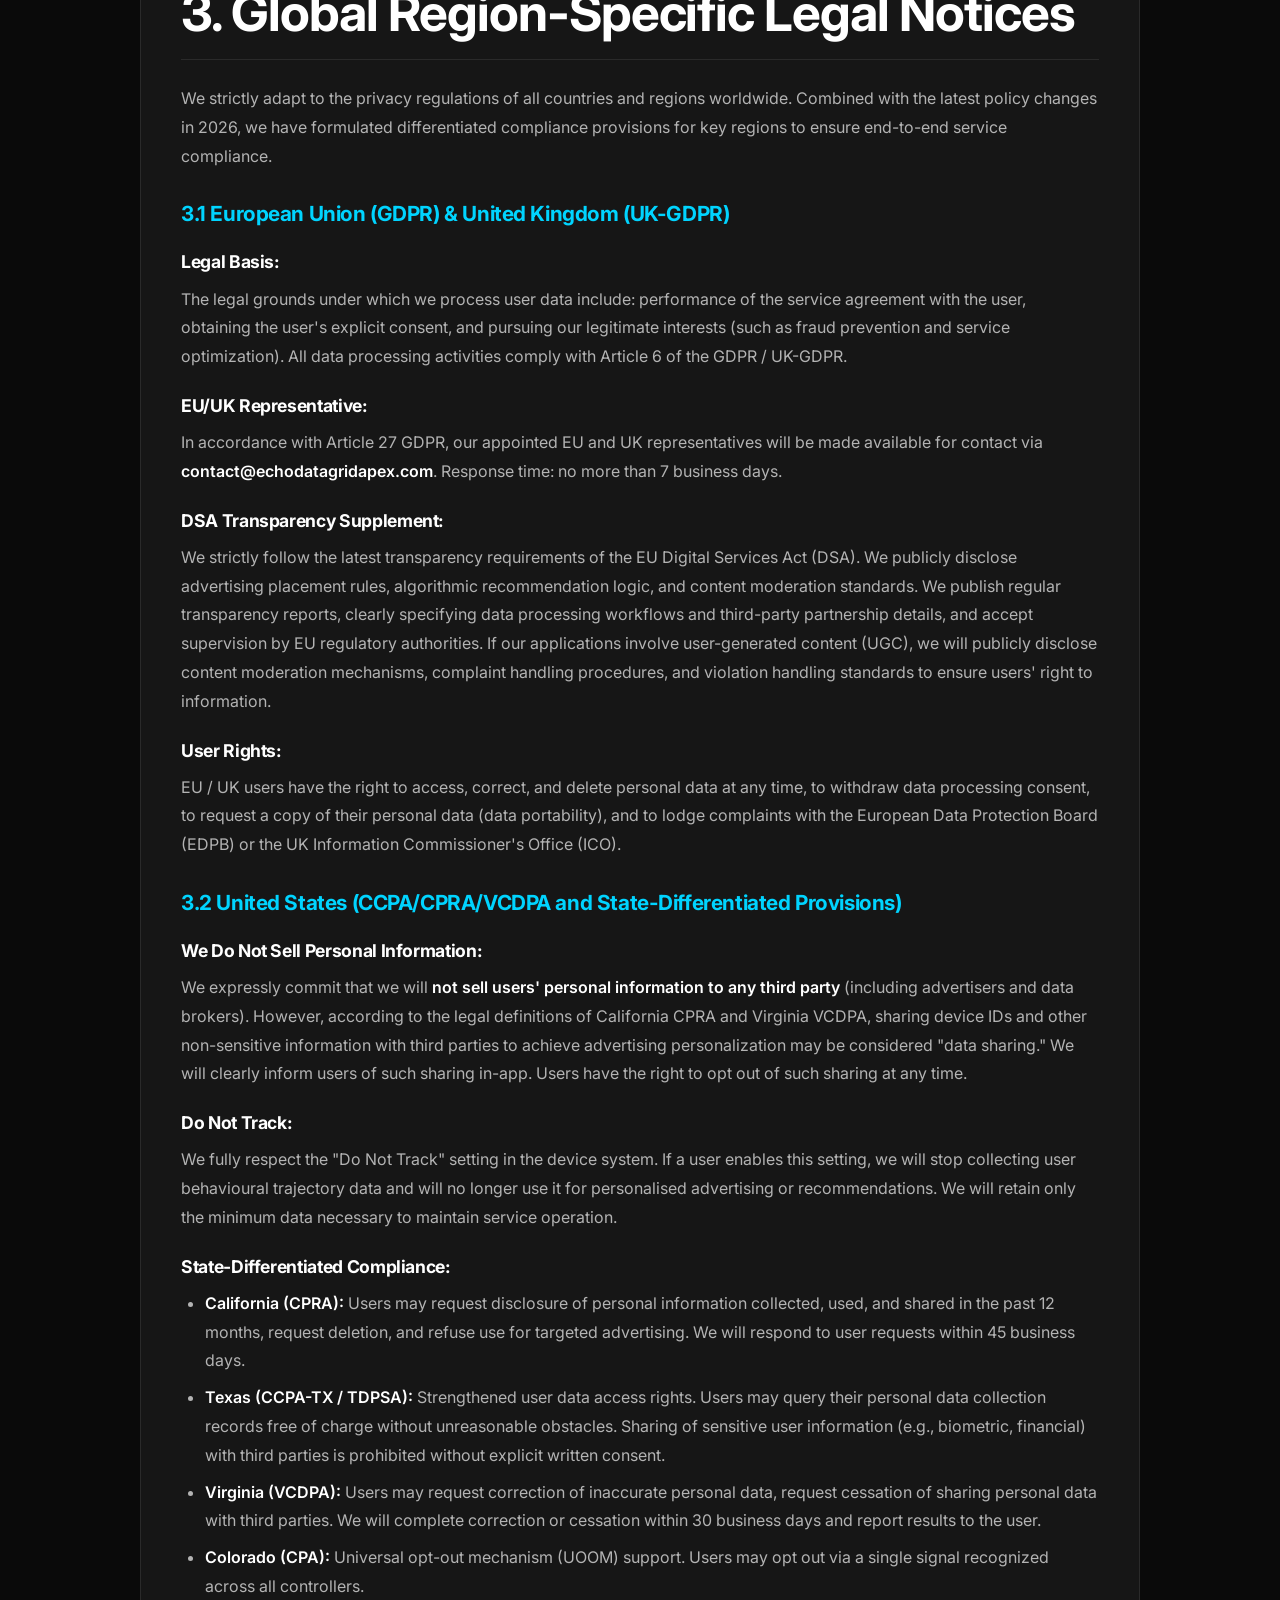
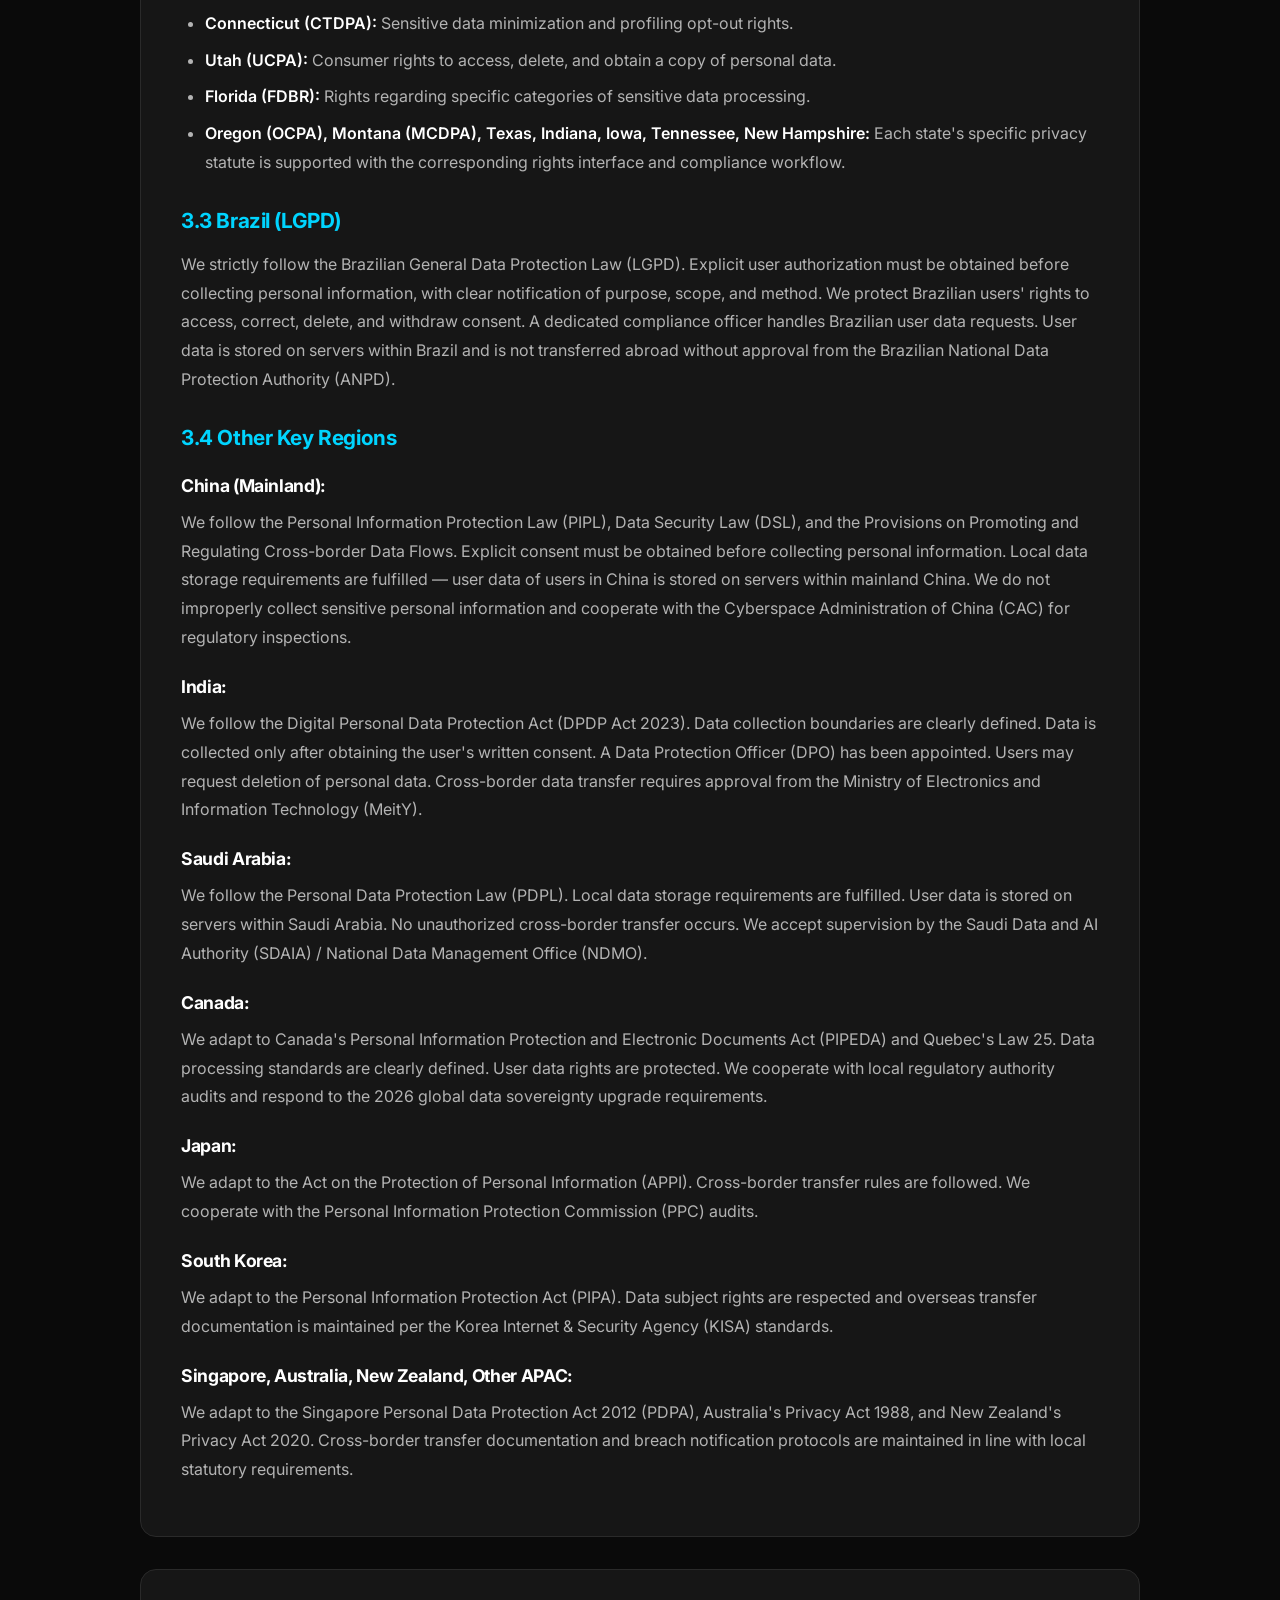
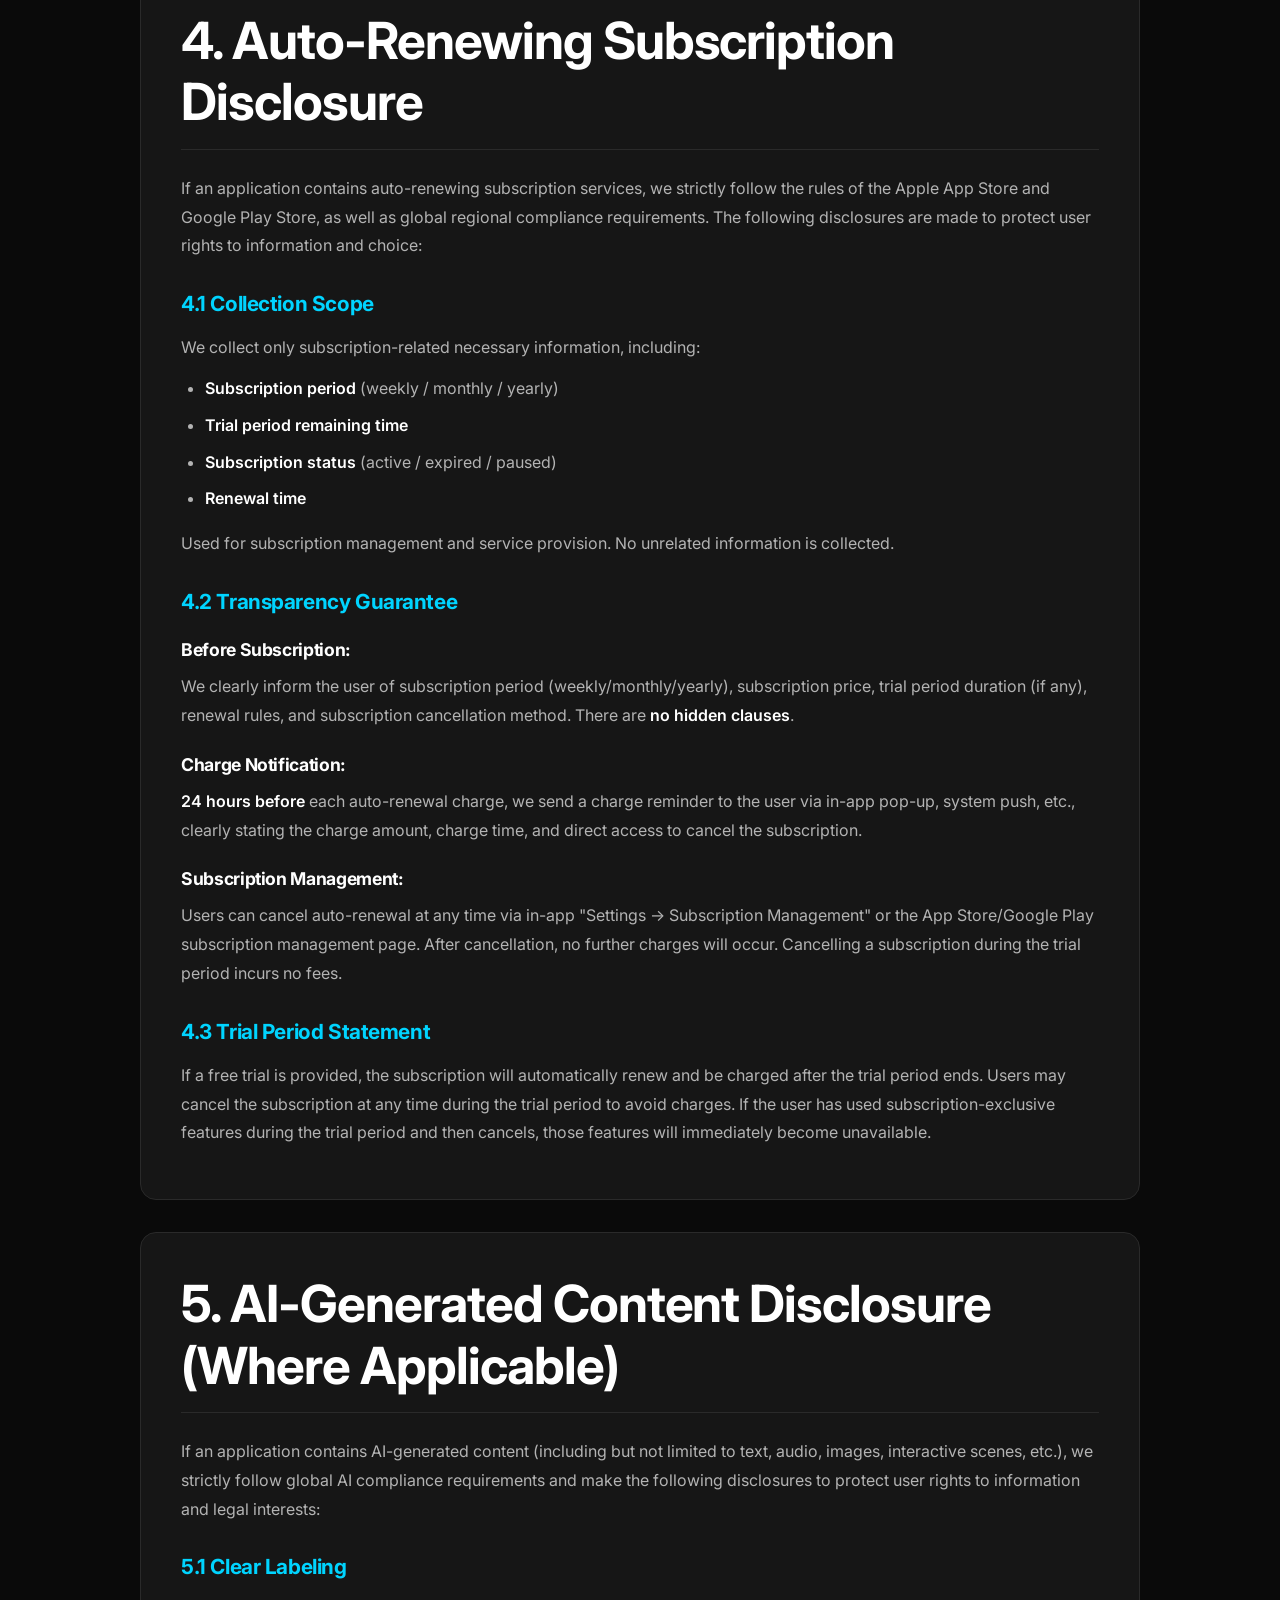
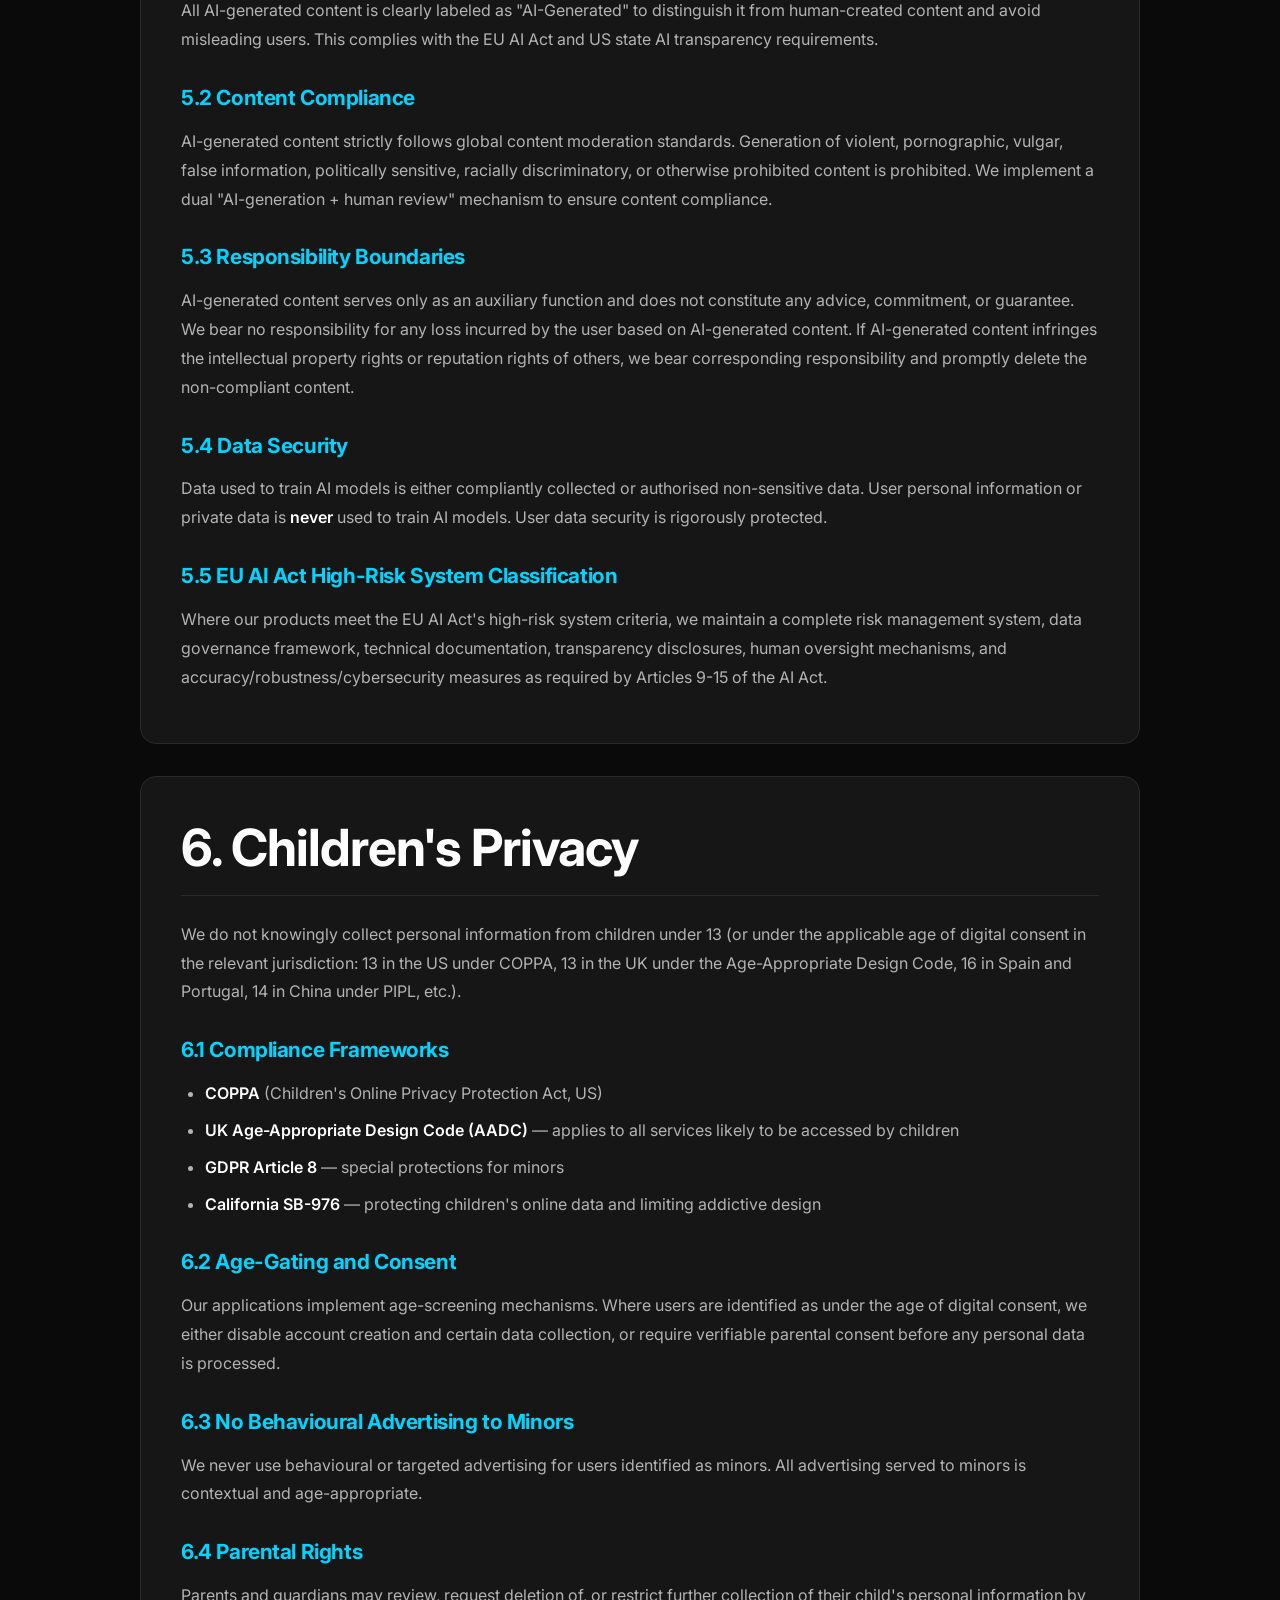
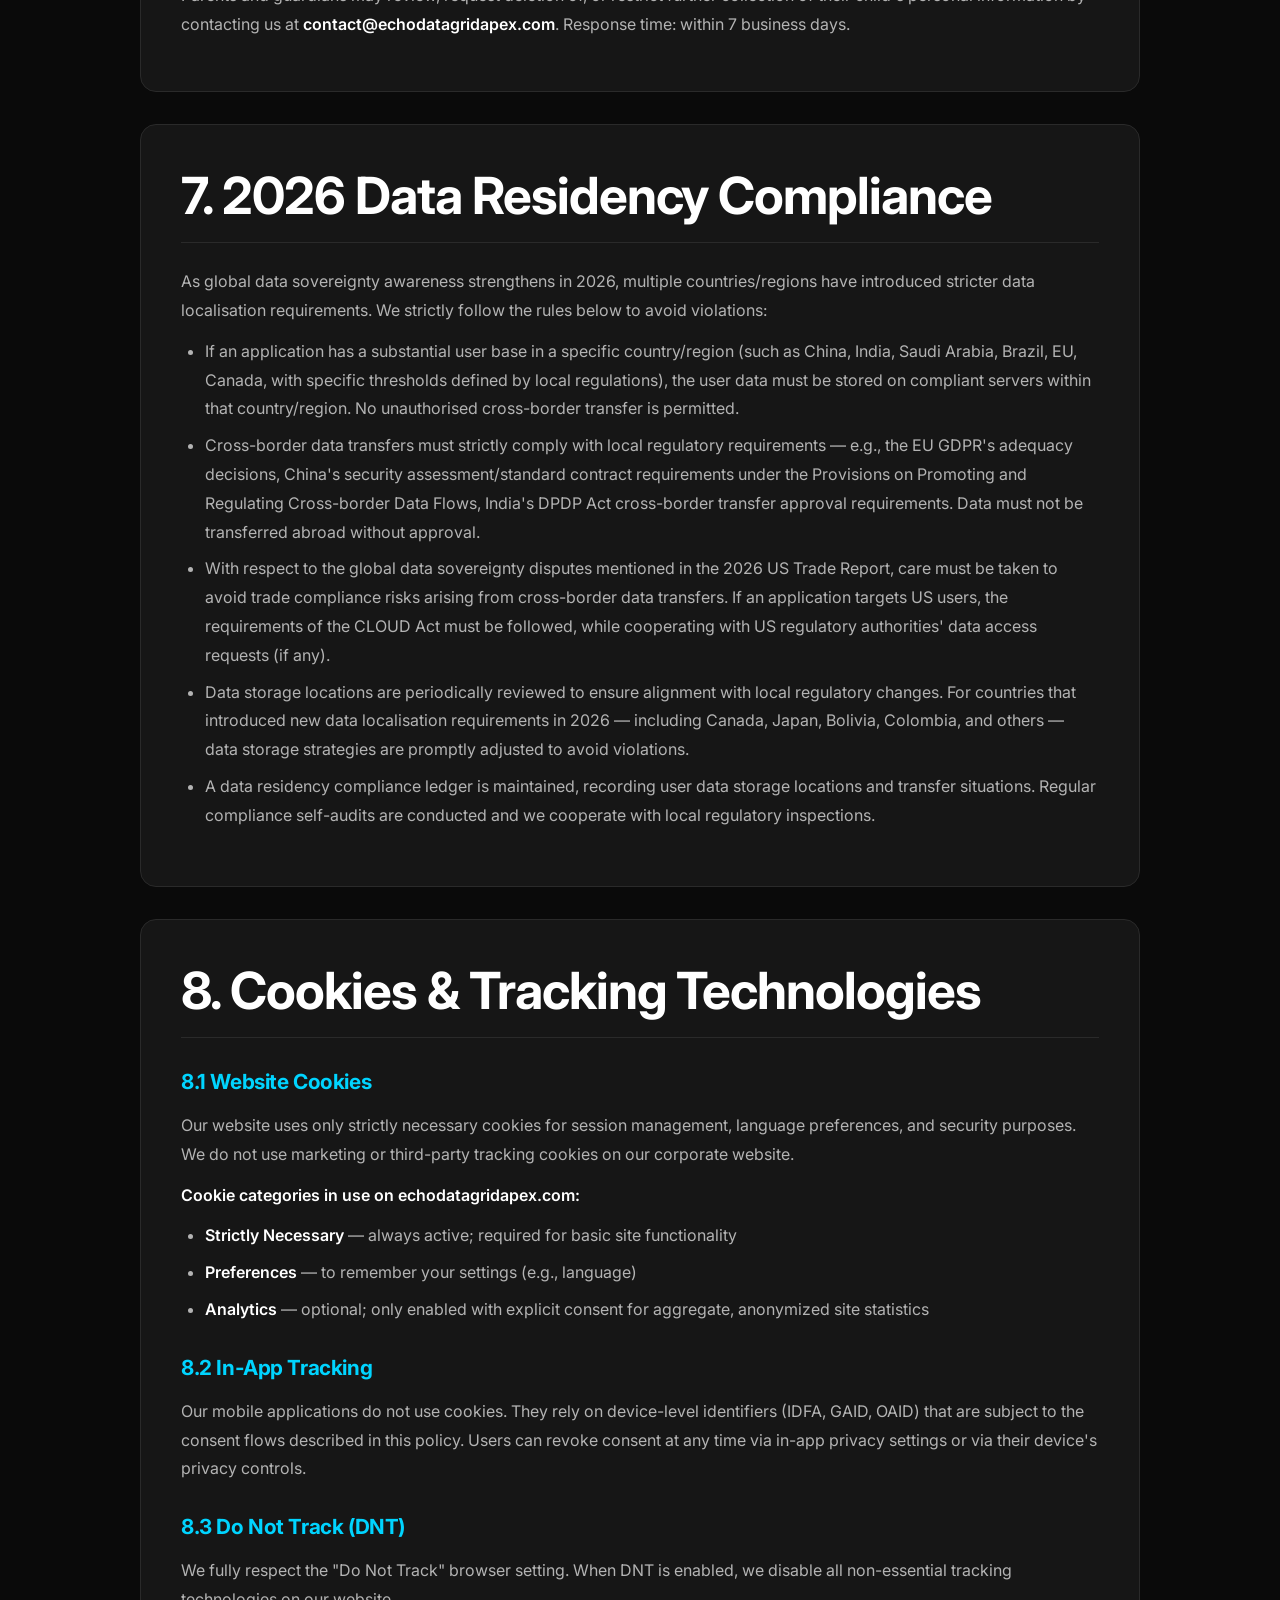
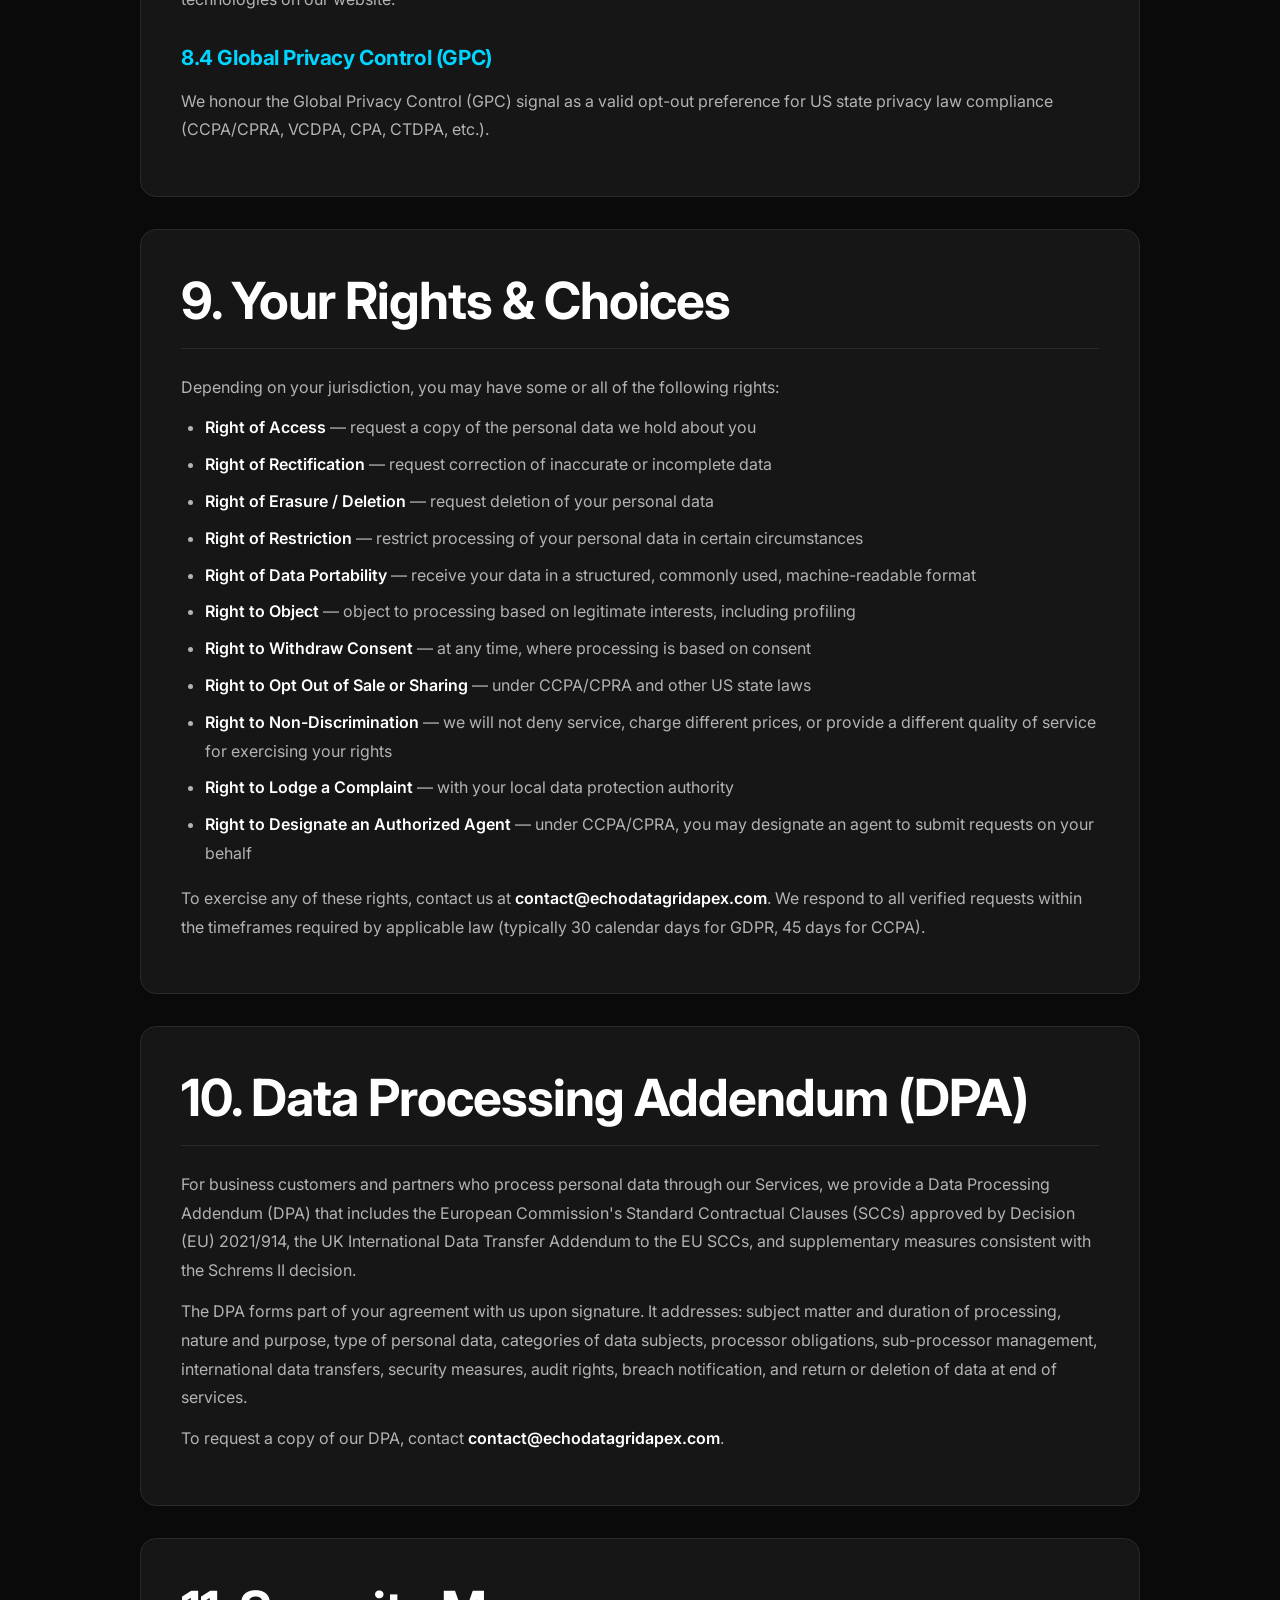
<file: privacy-policy.html>
﻿<!DOCTYPE html>
<html lang="en">
<head>
<meta charset="UTF-8">
<meta name="viewport" content="width=device-width, initial-scale=1.0">
<meta name="theme-color" content="#0a0a0a">
<title>Privacy Policy | ECHODATAGRIDAPEX - 2026 Global Compliance Edition</title>
<meta name="description" content="ECHODATAGRIDAPEX Privacy Policy - 2026 global compliance deep-enhancement edition. Covers GDPR, CCPA/CPRA, VCDPA, LGPD, DPDP, PIPL, PDPL, DSA, AI Act, and 50 US state privacy laws.">
<meta name="keywords" content="ECHODATAGRIDAPEX privacy policy, GDPR, CCPA, CPRA, DSA, AI Act, LGPD, DPDP, App Store privacy, AdMob, advertising compliance">
<meta name="robots" content="index, follow">
<meta property="og:title" content="Privacy Policy | ECHODATAGRIDAPEX">
<meta property="og:description" content="2026 Global Compliance Deep-Enhancement Edition. Covers all major jurisdictions and 50 US state privacy laws.">
<link rel="canonical" href="https://www.echodatagridapex.com/privacy-policy.html">
<link rel="icon" type="image/svg+xml" href="images/logo.svg">
<link rel="stylesheet" href="css/main.css">
<link rel="stylesheet" href="css/animations.css">
<link rel="stylesheet" href="css/responsive.css">
<link rel="preconnect" href="https://fonts.googleapis.com">
<link rel="preconnect" href="https://fonts.gstatic.com" crossorigin>
<link href="https://fonts.googleapis.com/css2?family=Inter:wght@400;500;600;700;800;900&family=Fira+Code:wght@400;500&display=swap" rel="stylesheet">
</head>
<body>

<div class="bg-grid"></div>
<div class="bg-glow"></div>
<div class="particles"></div>

<nav class="navbar" role="navigation" aria-label="Main navigation">
    <div class="nav-container">
        <a href="index.html" class="nav-logo" aria-label="ECHODATAGRIDAPEX Home">
            <svg viewBox="0 0 50 50" fill="none" xmlns="http://www.w3.org/2000/svg" aria-hidden="true">
                <defs><linearGradient id="navGrad" x1="0%" y1="0%" x2="100%" y2="100%"><stop offset="0%" stop-color="#00d4ff"/><stop offset="100%" stop-color="#8b5cf6"/></linearGradient></defs>
                <path d="M25 2 L46 14 L46 36 L25 48 L4 36 L4 14 Z" stroke="url(#navGrad)" stroke-width="2" fill="none" opacity="0.5"/>
                <path d="M14 14 L36 14 L36 19 L19 19 L19 24 L31 24 L31 29 L19 29 L19 34 L36 34 L36 39 L14 39 Z" fill="url(#navGrad)"/>
            </svg>
            <span>ECHODATAGRIDAPEX</span>
        </a>
        <ul class="nav-menu">
            <li><a href="index.html">Home</a></li>
            <li><a href="services.html">Services</a></li>
            <li><a href="advantages.html">Advantages</a></li>
            <li><a href="updates.html">Updates</a></li>
            <li><a href="contact.html">Contact</a></li>
        </ul>
        <button class="nav-toggle" aria-label="Toggle menu">
            <svg width="24" height="24" viewBox="0 0 24 24" fill="none" stroke="currentColor" stroke-width="2"><line x1="3" y1="6" x2="21" y2="6"/><line x1="3" y1="12" x2="21" y2="12"/><line x1="3" y1="18" x2="21" y2="18"/></svg>
        </button>
    </div>
</nav>

<!-- ============ PAGE HEADER ============ -->
<section class="page-header">
    <div class="container">
        <span class="section-tag reveal">Legal</span>
        <h1 class="reveal delay-1">Privacy Policy</h1>
        <p class="reveal delay-2">
            <strong>2026 Global Compliance Deep-Enhancement Edition</strong> — Effective Date: June 1, 2026.
            This document has been comprehensively upgraded to cover EU Digital Services Act (DSA)
            transparency requirements, all 50 US state privacy laws, AI content disclosure, and
            2026 global data sovereignty changes.
        </p>
    </div>
</section>

<!-- ============ PRIVACY CONTENT ============ -->
<section class="section">
    <div class="container">
        <div class="legal-content">

            <!-- TABLE OF CONTENTS -->
            <div class="legal-toc reveal">
                <h3>Table of Contents</h3>
                <ul>
                    <li><a href="#overview">Overview & Scope</a></li>
                    <li><a href="#data-collection">1. Data Collection Specifics</a></li>
                    <li><a href="#third-party">2. Third-Party Data Sharing</a></li>
                    <li><a href="#regional">3. Global Region-Specific Notices</a></li>
                    <li><a href="#subscription">4. Auto-Renewing Subscriptions</a></li>
                    <li><a href="#ai-content">5. AI-Generated Content Disclosure</a></li>
                    <li><a href="#children">6. Children's Privacy</a></li>
                    <li><a href="#data-residency">7. Data Residency & Sovereignty</a></li>
                    <li><a href="#cookies">8. Cookies & Tracking</a></li>
                    <li><a href="#user-rights">9. Your Rights & Choices</a></li>
                    <li><a href="#dpa">10. Data Processing Addendum</a></li>
                    <li><a href="#security">11. Security Measures</a></li>
                    <li><a href="#retention">12. Data Retention</a></li>
                    <li><a href="#international">13. International Transfers</a></li>
                    <li><a href="#changes">14. Changes to This Policy</a></li>
                    <li><a href="#contact">15. Contact & Complaints</a></li>
                </ul>
            </div>

            <!-- OVERVIEW -->
            <div class="legal-section reveal" id="overview">
                <h2>Overview & Scope</h2>
                <p>
                    ECHODATAGRIDAPEX ("we," "us," "our," or the "Company") is a UK-registered research and development
                    studio headquartered at St John's Innovation Centre, Cambridge, United Kingdom. This Privacy Policy
                    applies to all our mobile applications published on the Apple App Store and Google Play Store (collectively,
                    the "Apps"), our website at echodatagridapex.com (the "Site"), and any related services we offer
                    (collectively, the "Services").
                </p>
                <p>
                    Our products include but are not limited to: <strong>Pet Health Archive</strong>,
                    <strong>Renovation Cost Engine</strong>, <strong>Language Memory Tool</strong>,
                    <strong>Wardrobe Inventory</strong>, <strong>Sheet Music Archive</strong>, and
                    <strong>Monthly Expense Suite</strong>, plus all current and future apps in our ecosystem.
                </p>
                <p>
                    <strong>Core Principle:</strong> We adhere to a "minimum necessary" data collection philosophy and
                    a "local-first" data processing architecture. Wherever technically feasible, your data is processed
                    and stored exclusively on your device, encrypted at rest, and never uploaded to our servers.
                </p>
                <p>
                    This policy is drafted in compliance with: EU GDPR (Regulation 2016/679), UK-GDPR, EU Digital Services
                    Act (DSA, Regulation 2022/2065), EU AI Act (Regulation 2024/1689), California CCPA/CPRA, Virginia VCDPA,
                    Colorado CPA, Connecticut CTDPA, Utah UCPA, Texas Data Privacy and Security Act, Florida Digital Bill
                    of Rights, Oregon Consumer Privacy Act, Tennessee TIPA, Montana MCDPA, Iowa SF 262, Indiana CDPA,
                    Brazil LGPD (Law 13.709/2018), China PIPL/CSL/DSL, India DPDP Act 2023, Saudi Arabia PDPL,
                    Canada PIPEDA/Quebec Law 25, Japan APPI, South Korea PIPA, Singapore PDPA, Australia Privacy Act 1988,
                    and other applicable regional regulations effective as of 2026.
                </p>
            </div>

            <!-- 1. DATA COLLECTION -->
            <div class="legal-section reveal" id="data-collection">
                <h2>1. Data Collection — Specific Granularity & Purpose</h2>
                <p>
                    We strictly adhere to the "minimum necessary" principle. Through compliant technical means,
                    we collect only the following information, used exclusively to maintain IAA (in-app advertising)
                    and IAP (in-app purchase) systems, optimize user experience, and prevent fraud. All collection
                    complies with global privacy regulations, and we never collect information unrelated to our services.
                </p>

                <h3>1.1 Device Fingerprints & Identifiers</h3>
                <ul>
                    <li><strong>IDFA (iOS Identifier for Advertisers)</strong> — collected only after explicit user consent via Apple's App Tracking Transparency (ATT) framework</li>
                    <li><strong>GAID (Google Advertising ID for Android)</strong> — collected only after explicit user consent</li>
                    <li><strong>OAID (Open Advertising ID for China-region Android devices)</strong> — collected in compliance with Chinese data regulations</li>
                    <li><strong>Device brand, model, screen resolution, system version, language settings, battery state</strong></li>
                    <li><strong>System clock offset</strong> — used solely to detect timezone manipulation and prevent cross-region price fraud</li>
                    <li><strong>Encrypted device unique identifier</strong> — mathematically separated from any real user identity; cannot be linked back to a natural person</li>
                </ul>

                <h3>1.2 Network Environment Data</h3>
                <ul>
                    <li><strong>IP address</strong> — used only for geographic compliance filtering to determine user region and adapt to local regulations; never used for precise geolocation</li>
                    <li><strong>Mobile network operator name</strong></li>
                    <li><strong>Wi-Fi connection status, network type (4G/5G/Wi-Fi)</strong> — used for service stability and regional compliance enforcement</li>
                </ul>

                <h3>1.3 Behavioural Trajectories (IAA & UX)</h3>
                <h4>Advertising Behaviour:</h4>
                <ul>
                    <li><strong>Ad display ID</strong>, click timestamps, conversion paths</li>
                    <li><strong>Rewarded video viewing duration</strong> and abandonment rate</li>
                    <li><strong>Ad dwell time</strong> — used to optimize ad delivery effectiveness and prevent ad fraud</li>
                    <li>Data used solely for internal analysis and necessary information transmission to third-party monetization platforms (with anonymization applied)</li>
                </ul>

                <h4>Application & Game Logic:</h4>
                <ul>
                    <li><strong>Core loop trigger counts</strong> — frequency of main feature usage</li>
                    <li><strong>Paywall interaction rate</strong> — engagement with monetization prompts</li>
                    <li><strong>Onboarding drop-off points</strong> — to identify friction in the user journey</li>
                    <li><strong>Feature usage frequency</strong> — to optimize product interaction and adjust feature layout</li>
                </ul>
                <p>We do not collect specific user-entered content, private messages, or personal data through these instruments.</p>

                <h3>1.4 Financial Transaction Data (IAP)</h3>
                <ul>
                    <li>We receive transaction receipts <strong>exclusively through App Store/Google Play official APIs</strong></li>
                    <li>We <strong>never access, store, or process</strong> bank card numbers, CVV codes, payment passwords, or bank card expiration dates</li>
                    <li>All payment operations are completed by Apple's or Google's official payment systems</li>
                </ul>
                <h4>Records maintained include:</h4>
                <ul>
                    <li><strong>Order number</strong></li>
                    <li><strong>Item purchased and quantity</strong></li>
                    <li><strong>Payment currency</strong></li>
                    <li><strong>Payment amount</strong></li>
                    <li><strong>Country code</strong></li>
                    <li><strong>Transaction timestamp</strong></li>
                    <li><strong>Sandbox test order flag</strong></li>
                    <li><strong>Order status</strong> (success / failure / refunded)</li>
                </ul>
                <p>Used for order verification, refund processing, financial reconciliation, and payment fraud prevention.</p>

                <p><strong>Supplementary Note:</strong> All collected data is encrypted at rest and in transit using industry-standard AES-256 and TLS 1.3. Data is stored on compliant servers with strictly controlled access — every access is logged for audit purposes.</p>
            </div>

            <!-- 2. THIRD PARTY -->
            <div class="legal-section reveal" id="third-party">
                <h2>2. Deep Third-Party Sharing Architecture (Data Mapping)</h2>
                <p>
                    To achieve lawful monetization, service optimization, and anti-fraud purposes, we share necessary data
                    only with the following compliant third-party ecosystems. The sharing process strictly follows the
                    "minimum necessary, encrypted transmission, fully controllable" principle. We do not share any sensitive
                    personal information. You may view the privacy policies of these partners via their respective websites.
                </p>

                <h3>2.1 Aggregation Layer (Mediation Platforms)</h3>
                <ul>
                    <li><strong>Google AdMob</strong> — Google's mobile ad network with mediation capabilities; banner, interstitial, rewarded video, native, and app open formats</li>
                    <li><strong>AppLovin MAX</strong> — Advanced mediation platform with real-time bidding (RTB) optimization</li>
                    <li><strong>Unity LevelPlay (formerly ironSource)</strong> — Hybrid monetization platform combining mediation and exchange</li>
                </ul>
                <p><strong>Function:</strong> Real-Time Bidding (RTB), ad fill rate optimization, monetization efficiency. Shared data includes only anonymized device information and ad display/click data, never associated with real user identity.</p>

                <h3>2.2 Attribution & Anti-Fraud (MMP)</h3>
                <ul>
                    <li><strong>AppsFlyer</strong> — Mobile measurement partner for attribution and fraud prevention</li>
                    <li><strong>Adjust</strong> — Attribution and analytics platform with fraud prevention suite</li>
                    <li><strong>Singular</strong> — Marketing attribution and fraud prevention platform</li>
                </ul>
                <p><strong>Function:</strong> Track advertising installation effectiveness, identify fraudulent installs, prevent ad fee theft. Shared data includes only anonymized device information and installation attribution data, used for anti-fraud validation. No private user information is collected.</p>

                <h3>2.3 Payment Processors</h3>
                <ul>
                    <li><strong>Apple Inc.</strong> — App Store In-App Purchase processing</li>
                    <li><strong>Google LLC</strong> — Google Play Billing processing</li>
                </ul>
                <p><strong>Function:</strong> Process in-app purchase transactions and verify order validity. Shared data includes only order-related information (excluding sensitive payment information), used for transaction reconciliation and order verification. Strictly follows Apple and Google's official data processing standards.</p>

                <h3>2.4 Additional Advertising Demand Sources</h3>
                <p>
                    Through our mediation platforms, additional demand partners may serve ads within our applications.
                    These partners include (but are not limited to):
                </p>
                <ul>
                    <li><strong>Meta Audience Network</strong> (Facebook)</li>
                    <li><strong>Pangle</strong> (TikTok / ByteDance)</li>
                    <li><strong>Mintegral</strong></li>
                    <li><strong>InMobi</strong></li>
                    <li><strong>TapJoy</strong></li>
                    <li><strong>Chartboost</strong></li>
                    <li><strong>Vungle</strong></li>
                    <li><strong>Digital Turbine</strong></li>
                    <li><strong>Liftoff</strong> (Vungle)</li>
                </ul>
                <p>
                    Each demand source is integrated through our mediation layer with consent signals (TCF v2.2, GPP)
                    passed through. Users in applicable regions can opt out of personalized advertising through the
                    in-app privacy settings without losing access to non-personalized ad experiences.
                </p>

                <p><strong>Supplementary Note:</strong> We sign strict confidentiality agreements and Data Processing Agreements (DPAs) with all third-party partners, clearly defining data usage scope, retention period, and security responsibilities. We regularly audit third-party compliance. If any third party engages in improper data handling, we will immediately terminate the partnership and pursue appropriate remedies. Users can review the third-party sharing list and scope via in-app settings, and may withdraw authorization (withdrawal may affect advertising revenue and partial service availability).</p>
            </div>

            <!-- 3. REGIONAL -->
            <div class="legal-section reveal" id="regional">
                <h2>3. Global Region-Specific Legal Notices</h2>
                <p>
                    We strictly adapt to the privacy regulations of all countries and regions worldwide. Combined with
                    the latest policy changes in 2026, we have formulated differentiated compliance provisions for key
                    regions to ensure end-to-end service compliance.
                </p>

                <h3>3.1 European Union (GDPR) & United Kingdom (UK-GDPR)</h3>
                <h4>Legal Basis:</h4>
                <p>
                    The legal grounds under which we process user data include: performance of the service agreement
                    with the user, obtaining the user's explicit consent, and pursuing our legitimate interests
                    (such as fraud prevention and service optimization). All data processing activities comply with
                    Article 6 of the GDPR / UK-GDPR.
                </p>
                <h4>EU/UK Representative:</h4>
                <p>
                    In accordance with Article 27 GDPR, our appointed EU and UK representatives will be made available
                    for contact via <strong>contact@echodatagridapex.com</strong>. Response time: no more than 7 business days.
                </p>
                <h4>DSA Transparency Supplement:</h4>
                <p>
                    We strictly follow the latest transparency requirements of the EU Digital Services Act (DSA).
                    We publicly disclose advertising placement rules, algorithmic recommendation logic, and content
                    moderation standards. We publish regular transparency reports, clearly specifying data processing
                    workflows and third-party partnership details, and accept supervision by EU regulatory authorities.
                    If our applications involve user-generated content (UGC), we will publicly disclose content
                    moderation mechanisms, complaint handling procedures, and violation handling standards to ensure
                    users' right to information.
                </p>
                <h4>User Rights:</h4>
                <p>
                    EU / UK users have the right to access, correct, and delete personal data at any time, to withdraw
                    data processing consent, to request a copy of their personal data (data portability), and to lodge
                    complaints with the European Data Protection Board (EDPB) or the UK Information Commissioner's Office (ICO).
                </p>

                <h3>3.2 United States (CCPA/CPRA/VCDPA and State-Differentiated Provisions)</h3>
                <h4>We Do Not Sell Personal Information:</h4>
                <p>
                    We expressly commit that we will <strong>not sell users' personal information to any third party</strong>
                    (including advertisers and data brokers). However, according to the legal definitions of California CPRA
                    and Virginia VCDPA, sharing device IDs and other non-sensitive information with third parties to achieve
                    advertising personalization may be considered "data sharing." We will clearly inform users of such sharing
                    in-app. Users have the right to opt out of such sharing at any time.
                </p>
                <h4>Do Not Track:</h4>
                <p>
                    We fully respect the "Do Not Track" setting in the device system. If a user enables this setting,
                    we will stop collecting user behavioural trajectory data and will no longer use it for personalised
                    advertising or recommendations. We will retain only the minimum data necessary to maintain service operation.
                </p>
                <h4>State-Differentiated Compliance:</h4>
                <ul>
                    <li><strong>California (CPRA):</strong> Users may request disclosure of personal information collected, used, and shared in the past 12 months, request deletion, and refuse use for targeted advertising. We will respond to user requests within 45 business days.</li>
                    <li><strong>Texas (CCPA-TX / TDPSA):</strong> Strengthened user data access rights. Users may query their personal data collection records free of charge without unreasonable obstacles. Sharing of sensitive user information (e.g., biometric, financial) with third parties is prohibited without explicit written consent.</li>
                    <li><strong>Virginia (VCDPA):</strong> Users may request correction of inaccurate personal data, request cessation of sharing personal data with third parties. We will complete correction or cessation within 30 business days and report results to the user.</li>
                    <li><strong>Colorado (CPA):</strong> Universal opt-out mechanism (UOOM) support. Users may opt out via a single signal recognized across all controllers.</li>
                    <li><strong>Connecticut (CTDPA):</strong> Sensitive data minimization and profiling opt-out rights.</li>
                    <li><strong>Utah (UCPA):</strong> Consumer rights to access, delete, and obtain a copy of personal data.</li>
                    <li><strong>Florida (FDBR):</strong> Rights regarding specific categories of sensitive data processing.</li>
                    <li><strong>Oregon (OCPA), Montana (MCDPA), Texas, Indiana, Iowa, Tennessee, New Hampshire:</strong> Each state's specific privacy statute is supported with the corresponding rights interface and compliance workflow.</li>
                </ul>

                <h3>3.3 Brazil (LGPD)</h3>
                <p>
                    We strictly follow the Brazilian General Data Protection Law (LGPD). Explicit user authorization
                    must be obtained before collecting personal information, with clear notification of purpose, scope,
                    and method. We protect Brazilian users' rights to access, correct, delete, and withdraw consent.
                    A dedicated compliance officer handles Brazilian user data requests. User data is stored on servers
                    within Brazil and is not transferred abroad without approval from the Brazilian National Data Protection
                    Authority (ANPD).
                </p>

                <h3>3.4 Other Key Regions</h3>

                <h4>China (Mainland):</h4>
                <p>
                    We follow the Personal Information Protection Law (PIPL), Data Security Law (DSL), and the
                    Provisions on Promoting and Regulating Cross-border Data Flows. Explicit consent must be obtained
                    before collecting personal information. Local data storage requirements are fulfilled — user data
                    of users in China is stored on servers within mainland China. We do not improperly collect sensitive
                    personal information and cooperate with the Cyberspace Administration of China (CAC) for regulatory inspections.
                </p>

                <h4>India:</h4>
                <p>
                    We follow the Digital Personal Data Protection Act (DPDP Act 2023). Data collection boundaries are
                    clearly defined. Data is collected only after obtaining the user's written consent. A Data Protection
                    Officer (DPO) has been appointed. Users may request deletion of personal data. Cross-border data
                    transfer requires approval from the Ministry of Electronics and Information Technology (MeitY).
                </p>

                <h4>Saudi Arabia:</h4>
                <p>
                    We follow the Personal Data Protection Law (PDPL). Local data storage requirements are fulfilled.
                    User data is stored on servers within Saudi Arabia. No unauthorized cross-border transfer occurs.
                    We accept supervision by the Saudi Data and AI Authority (SDAIA) / National Data Management Office (NDMO).
                </p>

                <h4>Canada:</h4>
                <p>
                    We adapt to Canada's Personal Information Protection and Electronic Documents Act (PIPEDA) and
                    Quebec's Law 25. Data processing standards are clearly defined. User data rights are protected.
                    We cooperate with local regulatory authority audits and respond to the 2026 global data sovereignty
                    upgrade requirements.
                </p>

                <h4>Japan:</h4>
                <p>
                    We adapt to the Act on the Protection of Personal Information (APPI). Cross-border transfer rules
                    are followed. We cooperate with the Personal Information Protection Commission (PPC) audits.
                </p>

                <h4>South Korea:</h4>
                <p>
                    We adapt to the Personal Information Protection Act (PIPA). Data subject rights are respected and
                    overseas transfer documentation is maintained per the Korea Internet & Security Agency (KISA) standards.
                </p>

                <h4>Singapore, Australia, New Zealand, Other APAC:</h4>
                <p>
                    We adapt to the Singapore Personal Data Protection Act 2012 (PDPA), Australia's Privacy Act 1988,
                    and New Zealand's Privacy Act 2020. Cross-border transfer documentation and breach notification
                    protocols are maintained in line with local statutory requirements.
                </p>
            </div>

            <!-- 4. SUBSCRIPTION -->
            <div class="legal-section reveal" id="subscription">
                <h2>4. Auto-Renewing Subscription Disclosure</h2>
                <p>
                    If an application contains auto-renewing subscription services, we strictly follow the rules of the
                    Apple App Store and Google Play Store, as well as global regional compliance requirements. The
                    following disclosures are made to protect user rights to information and choice:
                </p>

                <h3>4.1 Collection Scope</h3>
                <p>We collect only subscription-related necessary information, including:</p>
                <ul>
                    <li><strong>Subscription period</strong> (weekly / monthly / yearly)</li>
                    <li><strong>Trial period remaining time</strong></li>
                    <li><strong>Subscription status</strong> (active / expired / paused)</li>
                    <li><strong>Renewal time</strong></li>
                </ul>
                <p>Used for subscription management and service provision. No unrelated information is collected.</p>

                <h3>4.2 Transparency Guarantee</h3>
                <h4>Before Subscription:</h4>
                <p>
                    We clearly inform the user of subscription period (weekly/monthly/yearly), subscription price,
                    trial period duration (if any), renewal rules, and subscription cancellation method. There are
                    <strong>no hidden clauses</strong>.
                </p>
                <h4>Charge Notification:</h4>
                <p>
                    <strong>24 hours before</strong> each auto-renewal charge, we send a charge reminder to the user
                    via in-app pop-up, system push, etc., clearly stating the charge amount, charge time, and direct
                    access to cancel the subscription.
                </p>
                <h4>Subscription Management:</h4>
                <p>
                    Users can cancel auto-renewal at any time via in-app "Settings → Subscription Management" or the
                    App Store/Google Play subscription management page. After cancellation, no further charges will
                    occur. Cancelling a subscription during the trial period incurs no fees.
                </p>

                <h3>4.3 Trial Period Statement</h3>
                <p>
                    If a free trial is provided, the subscription will automatically renew and be charged after the
                    trial period ends. Users may cancel the subscription at any time during the trial period to avoid
                    charges. If the user has used subscription-exclusive features during the trial period and then
                    cancels, those features will immediately become unavailable.
                </p>
            </div>

            <!-- 5. AI CONTENT -->
            <div class="legal-section reveal" id="ai-content">
                <h2>5. AI-Generated Content Disclosure (Where Applicable)</h2>
                <p>
                    If an application contains AI-generated content (including but not limited to text, audio, images,
                    interactive scenes, etc.), we strictly follow global AI compliance requirements and make the
                    following disclosures to protect user rights to information and legal interests:
                </p>

                <h3>5.1 Clear Labeling</h3>
                <p>
                    All AI-generated content is clearly labeled as "AI-Generated" to distinguish it from human-created
                    content and avoid misleading users. This complies with the EU AI Act and US state AI transparency
                    requirements.
                </p>

                <h3>5.2 Content Compliance</h3>
                <p>
                    AI-generated content strictly follows global content moderation standards. Generation of violent,
                    pornographic, vulgar, false information, politically sensitive, racially discriminatory, or otherwise
                    prohibited content is prohibited. We implement a dual "AI-generation + human review" mechanism to
                    ensure content compliance.
                </p>

                <h3>5.3 Responsibility Boundaries</h3>
                <p>
                    AI-generated content serves only as an auxiliary function and does not constitute any advice,
                    commitment, or guarantee. We bear no responsibility for any loss incurred by the user based on
                    AI-generated content. If AI-generated content infringes the intellectual property rights or
                    reputation rights of others, we bear corresponding responsibility and promptly delete the
                    non-compliant content.
                </p>

                <h3>5.4 Data Security</h3>
                <p>
                    Data used to train AI models is either compliantly collected or authorised non-sensitive data.
                    User personal information or private data is <strong>never</strong> used to train AI models.
                    User data security is rigorously protected.
                </p>

                <h3>5.5 EU AI Act High-Risk System Classification</h3>
                <p>
                    Where our products meet the EU AI Act's high-risk system criteria, we maintain a complete risk
                    management system, data governance framework, technical documentation, transparency disclosures,
                    human oversight mechanisms, and accuracy/robustness/cybersecurity measures as required by Articles
                    9-15 of the AI Act.
                </p>
            </div>

            <!-- 6. CHILDREN -->
            <div class="legal-section reveal" id="children">
                <h2>6. Children's Privacy</h2>
                <p>
                    We do not knowingly collect personal information from children under 13 (or under the applicable
                    age of digital consent in the relevant jurisdiction: 13 in the US under COPPA, 13 in the UK under
                    the Age-Appropriate Design Code, 16 in Spain and Portugal, 14 in China under PIPL, etc.).
                </p>

                <h3>6.1 Compliance Frameworks</h3>
                <ul>
                    <li><strong>COPPA</strong> (Children's Online Privacy Protection Act, US)</li>
                    <li><strong>UK Age-Appropriate Design Code (AADC)</strong> — applies to all services likely to be accessed by children</li>
                    <li><strong>GDPR Article 8</strong> — special protections for minors</li>
                    <li><strong>California SB-976</strong> — protecting children's online data and limiting addictive design</li>
                </ul>

                <h3>6.2 Age-Gating and Consent</h3>
                <p>
                    Our applications implement age-screening mechanisms. Where users are identified as under the age
                    of digital consent, we either disable account creation and certain data collection, or require
                    verifiable parental consent before any personal data is processed.
                </p>

                <h3>6.3 No Behavioural Advertising to Minors</h3>
                <p>
                    We never use behavioural or targeted advertising for users identified as minors. All advertising
                    served to minors is contextual and age-appropriate.
                </p>

                <h3>6.4 Parental Rights</h3>
                <p>
                    Parents and guardians may review, request deletion of, or restrict further collection of their
                    child's personal information by contacting us at <strong>contact@echodatagridapex.com</strong>.
                    Response time: within 7 business days.
                </p>
            </div>

            <!-- 7. DATA RESIDENCY -->
            <div class="legal-section reveal" id="data-residency">
                <h2>7. 2026 Data Residency Compliance</h2>
                <p>
                    As global data sovereignty awareness strengthens in 2026, multiple countries/regions have introduced
                    stricter data localisation requirements. We strictly follow the rules below to avoid violations:
                </p>
                <ul>
                    <li>
                        If an application has a substantial user base in a specific country/region (such as China, India,
                        Saudi Arabia, Brazil, EU, Canada, with specific thresholds defined by local regulations), the user
                        data must be stored on compliant servers within that country/region. No unauthorised cross-border
                        transfer is permitted.
                    </li>
                    <li>
                        Cross-border data transfers must strictly comply with local regulatory requirements — e.g., the
                        EU GDPR's adequacy decisions, China's security assessment/standard contract requirements under the
                        Provisions on Promoting and Regulating Cross-border Data Flows, India's DPDP Act cross-border
                        transfer approval requirements. Data must not be transferred abroad without approval.
                    </li>
                    <li>
                        With respect to the global data sovereignty disputes mentioned in the 2026 US Trade Report,
                        care must be taken to avoid trade compliance risks arising from cross-border data transfers.
                        If an application targets US users, the requirements of the CLOUD Act must be followed, while
                        cooperating with US regulatory authorities' data access requests (if any).
                    </li>
                    <li>
                        Data storage locations are periodically reviewed to ensure alignment with local regulatory changes.
                        For countries that introduced new data localisation requirements in 2026 — including Canada,
                        Japan, Bolivia, Colombia, and others — data storage strategies are promptly adjusted to avoid
                        violations.
                    </li>
                    <li>
                        A data residency compliance ledger is maintained, recording user data storage locations and
                        transfer situations. Regular compliance self-audits are conducted and we cooperate with local
                        regulatory inspections.
                    </li>
                </ul>
            </div>

            <!-- 8. COOKIES -->
            <div class="legal-section reveal" id="cookies">
                <h2>8. Cookies & Tracking Technologies</h2>

                <h3>8.1 Website Cookies</h3>
                <p>
                    Our website uses only strictly necessary cookies for session management, language preferences, and
                    security purposes. We do not use marketing or third-party tracking cookies on our corporate website.
                </p>
                <p><strong>Cookie categories in use on echodatagridapex.com:</strong></p>
                <ul>
                    <li><strong>Strictly Necessary</strong> — always active; required for basic site functionality</li>
                    <li><strong>Preferences</strong> — to remember your settings (e.g., language)</li>
                    <li><strong>Analytics</strong> — optional; only enabled with explicit consent for aggregate, anonymized site statistics</li>
                </ul>

                <h3>8.2 In-App Tracking</h3>
                <p>
                    Our mobile applications do not use cookies. They rely on device-level identifiers (IDFA, GAID, OAID)
                    that are subject to the consent flows described in this policy. Users can revoke consent at any time
                    via in-app privacy settings or via their device's privacy controls.
                </p>

                <h3>8.3 Do Not Track (DNT)</h3>
                <p>
                    We fully respect the "Do Not Track" browser setting. When DNT is enabled, we disable all non-essential
                    tracking technologies on our website.
                </p>

                <h3>8.4 Global Privacy Control (GPC)</h3>
                <p>
                    We honour the Global Privacy Control (GPC) signal as a valid opt-out preference for US state
                    privacy law compliance (CCPA/CPRA, VCDPA, CPA, CTDPA, etc.).
                </p>
            </div>

            <!-- 9. USER RIGHTS -->
            <div class="legal-section reveal" id="user-rights">
                <h2>9. Your Rights & Choices</h2>
                <p>Depending on your jurisdiction, you may have some or all of the following rights:</p>
                <ul>
                    <li><strong>Right of Access</strong> — request a copy of the personal data we hold about you</li>
                    <li><strong>Right of Rectification</strong> — request correction of inaccurate or incomplete data</li>
                    <li><strong>Right of Erasure / Deletion</strong> — request deletion of your personal data</li>
                    <li><strong>Right of Restriction</strong> — restrict processing of your personal data in certain circumstances</li>
                    <li><strong>Right of Data Portability</strong> — receive your data in a structured, commonly used, machine-readable format</li>
                    <li><strong>Right to Object</strong> — object to processing based on legitimate interests, including profiling</li>
                    <li><strong>Right to Withdraw Consent</strong> — at any time, where processing is based on consent</li>
                    <li><strong>Right to Opt Out of Sale or Sharing</strong> — under CCPA/CPRA and other US state laws</li>
                    <li><strong>Right to Non-Discrimination</strong> — we will not deny service, charge different prices, or provide a different quality of service for exercising your rights</li>
                    <li><strong>Right to Lodge a Complaint</strong> — with your local data protection authority</li>
                    <li><strong>Right to Designate an Authorized Agent</strong> — under CCPA/CPRA, you may designate an agent to submit requests on your behalf</li>
                </ul>
                <p>
                    To exercise any of these rights, contact us at <strong>contact@echodatagridapex.com</strong>.
                    We respond to all verified requests within the timeframes required by applicable law
                    (typically 30 calendar days for GDPR, 45 days for CCPA).
                </p>
            </div>

            <!-- 10. DPA -->
            <div class="legal-section reveal" id="dpa">
                <h2>10. Data Processing Addendum (DPA)</h2>
                <p>
                    For business customers and partners who process personal data through our Services, we provide a
                    Data Processing Addendum (DPA) that includes the European Commission's Standard Contractual
                    Clauses (SCCs) approved by Decision (EU) 2021/914, the UK International Data Transfer Addendum
                    to the EU SCCs, and supplementary measures consistent with the Schrems II decision.
                </p>
                <p>
                    The DPA forms part of your agreement with us upon signature. It addresses: subject matter and
                    duration of processing, nature and purpose, type of personal data, categories of data subjects,
                    processor obligations, sub-processor management, international data transfers, security measures,
                    audit rights, breach notification, and return or deletion of data at end of services.
                </p>
                <p>To request a copy of our DPA, contact <strong>contact@echodatagridapex.com</strong>.</p>
            </div>

            <!-- 11. SECURITY -->
            <div class="legal-section reveal" id="security">
                <h2>11. Security Measures</h2>
                <p>
                    We employ industry-leading technical and organisational measures to protect personal data,
                    including but not limited to:
                </p>
                <ul>
                    <li>AES-256 encryption for data at rest</li>
                    <li>TLS 1.3 for all data in transit</li>
                    <li>End-to-end encryption (E2EE) for sensitive user content where applicable</li>
                    <li>Hardware-backed key storage (Apple Secure Enclave, Android StrongBox)</li>
                    <li>Multi-factor authentication for all administrative access</li>
                    <li>Role-based access control (RBAC) and principle of least privilege</li>
                    <li>Regular penetration testing by independent third parties</li>
                    <li>24/7 security monitoring and anomaly detection</li>
                    <li>Incident response plan with breach notification within 72 hours</li>
                    <li>Regular security training for all employees</li>
                    <li>Vendor security assessments for all third-party processors</li>
                </ul>
            </div>

            <!-- 12. RETENTION -->
            <div class="legal-section reveal" id="retention">
                <h2>12. Data Retention</h2>
                <p>
                    We retain personal data only for as long as necessary to fulfil the purposes for which it was
                    collected, including for the purposes of satisfying any legal, accounting, or reporting requirements.
                </p>
                <ul>
                    <li><strong>Account data:</strong> lifetime of account + 30 days after deletion request</li>
                    <li><strong>Transaction records (IAP):</strong> 7 years for tax/audit compliance</li>
                    <li><strong>Server logs:</strong> 90 days, then aggregated and anonymized</li>
                    <li><strong>Customer support correspondence:</strong> 3 years from last interaction</li>
                    <li><strong>Marketing consent records:</strong> until consent is withdrawn + 3 years</li>
                    <li><strong>Local-first user content:</strong> retained only on user device; deletable by the user at any time</li>
                </ul>
            </div>

            <!-- 13. INTERNATIONAL -->
            <div class="legal-section reveal" id="international">
                <h2>13. International Data Transfers</h2>
                <p>
                    When we transfer personal data out of the country/region where it was collected, we ensure that
                    appropriate safeguards are in place in accordance with applicable data protection laws. These
                    safeguards may include:
                </p>
                <ul>
                    <li>Adequacy decisions (e.g., EU-US Data Privacy Framework for participating US organisations)</li>
                    <li>Standard Contractual Clauses (SCCs) approved by the European Commission, UK ICO, or other regulators</li>
                    <li>Binding Corporate Rules (BCRs) for intra-group transfers</li>
                    <li>Specific consent for the transfer</li>
                    <li>Compliance with regional data localisation requirements</li>
                </ul>
                <p>
                    For local-first architecture, the majority of user content never leaves the user's device.
                    Cross-border transfers are limited to: encrypted device identifiers (for ad serving), anonymized
                    aggregated metrics (for product improvement), and legally required billing information.
                </p>
            </div>

            <!-- 14. CHANGES -->
            <div class="legal-section reveal" id="changes">
                <h2>14. Changes to This Policy</h2>
                <p>
                    We may update this Privacy Policy from time to time to reflect changes in our practices, technology,
                    legal requirements, and other factors. When we make material changes, we will:
                </p>
                <ul>
                    <li>Update the "Effective Date" at the top of this policy</li>
                    <li>Notify users via in-app notification at least 30 days before changes take effect</li>
                    <li>For significant changes, request renewed consent where required by law</li>
                    <li>Maintain an archive of previous versions (available upon request)</li>
                </ul>
                <p>
                    We recommend that you review this policy periodically to stay informed about how we protect your personal data.
                </p>
            </div>

            <!-- 15. CONTACT -->
            <div class="legal-section reveal" id="contact">
                <h2>15. Contact & Complaints</h2>
                <p>
                    If you have any questions, comments, or complaints regarding this Privacy Policy or our data
                    handling practices, please contact us via any of the following channels:
                </p>
                <ul>
                    <li><strong>Email (Privacy/Data Requests):</strong> contact@echodatagridapex.com</li>
                    <li><strong>Email (General Support):</strong> support@echodatagridapex.com</li>
                    <li><strong>Email (Business/Partnerships):</strong> contact@echodatagridapex.com</li>
                    <li><strong>Email (Legal/DPA):</strong> contact@echodatagridapex.com</li>
                    <li><strong>Email (Security/Vulnerabilities):</strong> contact@echodatagridapex.com</li>
                    <li><strong>Postal Address:</strong> ECHODATAGRIDAPEX, St John's Innovation Centre, Cambridge, United Kingdom</li>
                </ul>

                <h3>15.1 Supervisory Authority Complaints</h3>
                <p>
                    If you are unsatisfied with our response, you have the right to lodge a complaint with your
                    local data protection authority:
                </p>
                <ul>
                    <li><strong>EU users:</strong> Your national Data Protection Authority or the European Data Protection Board (EDPB)</li>
                    <li><strong>UK users:</strong> Information Commissioner's Office (ICO) — <strong>ico.org.uk</strong></li>
                    <li><strong>California users:</strong> California Privacy Protection Agency (CPPA)</li>
                    <li><strong>Brazil users:</strong> Autoridade Nacional de Proteção de Dados (ANPD)</li>
                    <li><strong>Canada users:</strong> Office of the Privacy Commissioner of Canada (OPC) or your provincial commissioner</li>
                    <li><strong>Australia users:</strong> Office of the Australian Information Commissioner (OAIC)</li>
                </ul>

                <p style="margin-top: 32px; padding: 24px; background: var(--secondary-bg); border-radius: 12px; border-left: 4px solid var(--accent-cyan);">
                    <strong>Document Version:</strong> 2026.1 — Global Compliance Deep-Enhancement Edition<br>
                    <strong>Effective Date:</strong> June 1, 2026<br>
                    <strong>Last Reviewed:</strong> June 2026<br>
                    <strong>Next Scheduled Review:</strong> December 2026<br>
                    <strong>Document Owner:</strong> ECHODATAGRIDAPEX Privacy Engineering Team
                </p>
            </div>

        </div>
    </div>
</section>

<!-- ============ FOOTER ============ -->
<footer class="footer">
    <div class="container">
        <div class="footer-grid">
            <div class="footer-brand">
                <div class="nav-logo" style="margin-bottom: 16px;">
                    <svg viewBox="0 0 50 50" fill="none" xmlns="http://www.w3.org/2000/svg" width="40" height="40">
                        <defs><linearGradient id="footerGrad" x1="0%" y1="0%" x2="100%" y2="100%"><stop offset="0%" stop-color="#00d4ff"/><stop offset="100%" stop-color="#8b5cf6"/></linearGradient></defs>
                        <path d="M25 2 L46 14 L46 36 L25 48 L4 36 L4 14 Z" stroke="url(#footerGrad)" stroke-width="2" fill="none" opacity="0.5"/>
                        <path d="M14 14 L36 14 L36 19 L19 19 L19 24 L31 24 L31 29 L19 29 L19 34 L36 34 L36 39 L14 39 Z" fill="url(#footerGrad)"/>
                    </svg>
                    <span style="font-size: 1.15rem;">ECHODATAGRIDAPEX</span>
                </div>
                <p>UK-based R&D studio building minimalist, privacy-first digital products with immersive interactive design.</p>
            </div>
            <div class="footer-col">
                <h5>Company</h5>
                <ul>
                    <li><a href="index.html">Home</a></li>
                    <li><a href="services.html">Services</a></li>
                    <li><a href="advantages.html">Advantages</a></li>
                    <li><a href="updates.html">Updates</a></li>
                    <li><a href="contact.html">Contact</a></li>
                </ul>
            </div>
            <div class="footer-col">
                <h5>Resources</h5>
                <ul>
                    <li><a href="privacy-policy.html">Privacy Policy</a></li>
                    <li><a href="terms-of-service.html">Terms of Service</a></li>
                    <li><a href="privacy-policy.html#data-residency">Data Residency</a></li>
                    <li><a href="privacy-policy.html#ai-content">AI Content Policy</a></li>
                </ul>
            </div>
            <div class="footer-col">
                <h5>Contact</h5>
                <ul>
                    <li><a href="mailto:support@echodatagridapex.com">support@echodatagridapex.com</a></li>
                    <li><a href="mailto:contact@echodatagridapex.com">contact@echodatagridapex.com</a></li>
                    <li><a href="#">St John's Innovation Centre</a></li>
                    <li><a href="#">United Kingdom</a></li>
                </ul>
            </div>
        </div>
        <div class="footer-bottom">
            <p>&copy; 2026 ECHODATAGRIDAPEX. All rights reserved. Registered in England and Wales.</p>
            <div class="footer-legal">
                <a href="privacy-policy.html">Privacy Policy</a>
                <a href="terms-of-service.html">Terms of Service</a>
                <a href="privacy-policy.html#cookies">Cookies</a>
                <a href="privacy-policy.html#dpa">DPA</a>
            </div>
        </div>
    </div>
</footer>

<script src="js/main.js"></script>
<script src="js/interactions.js"></script>
</body>
</html>
</file>
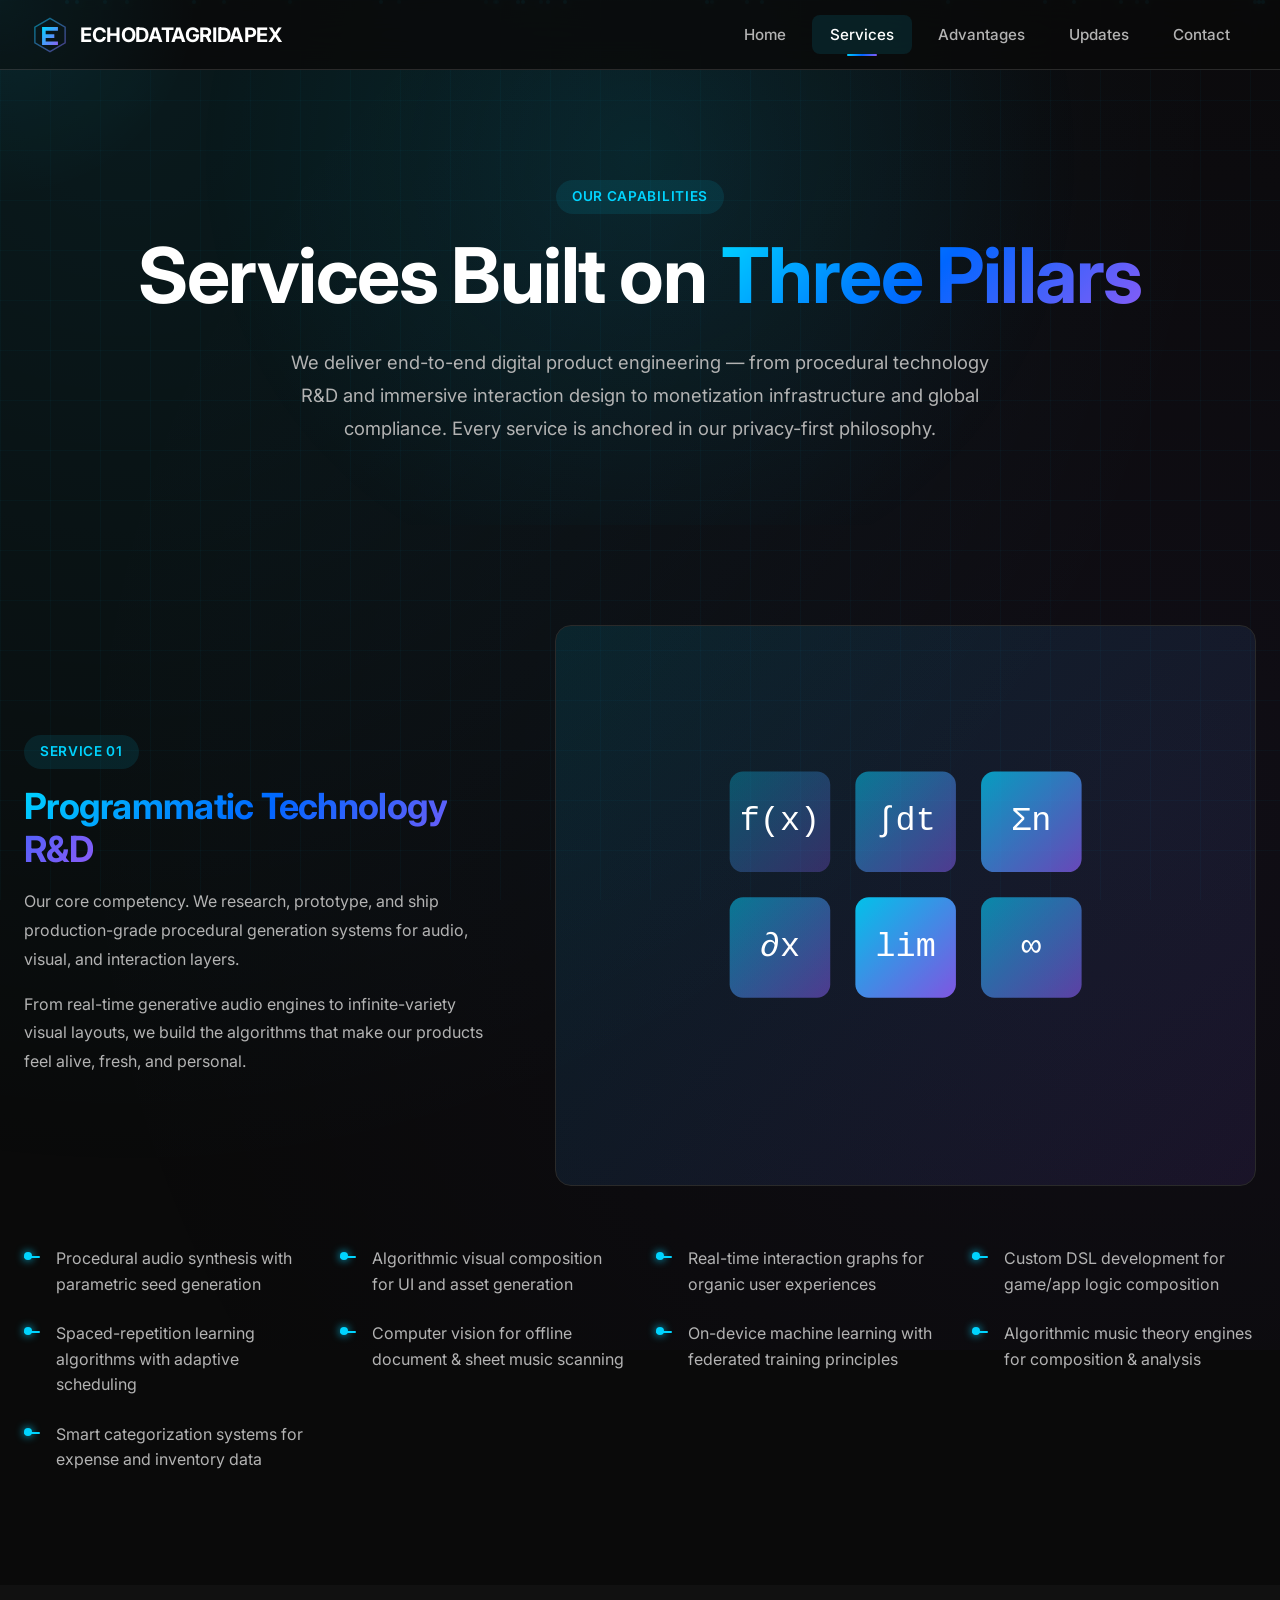
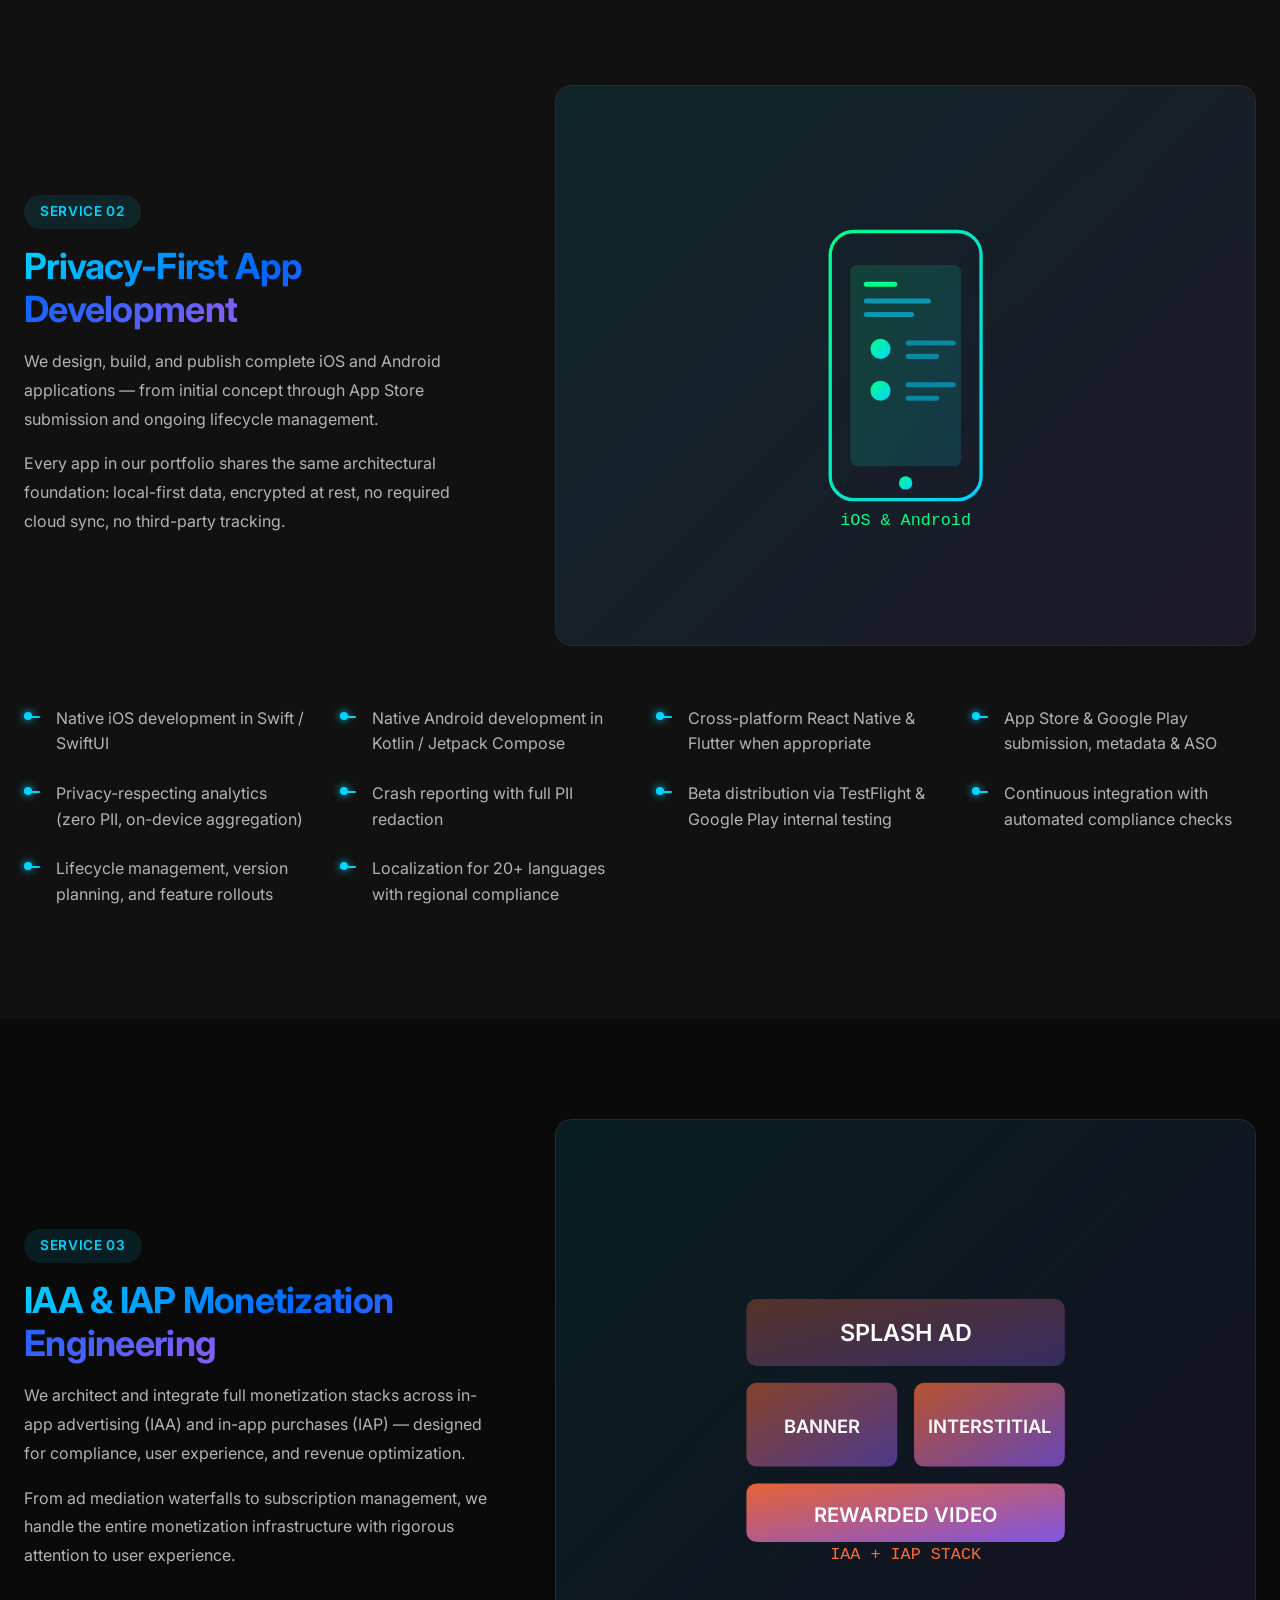
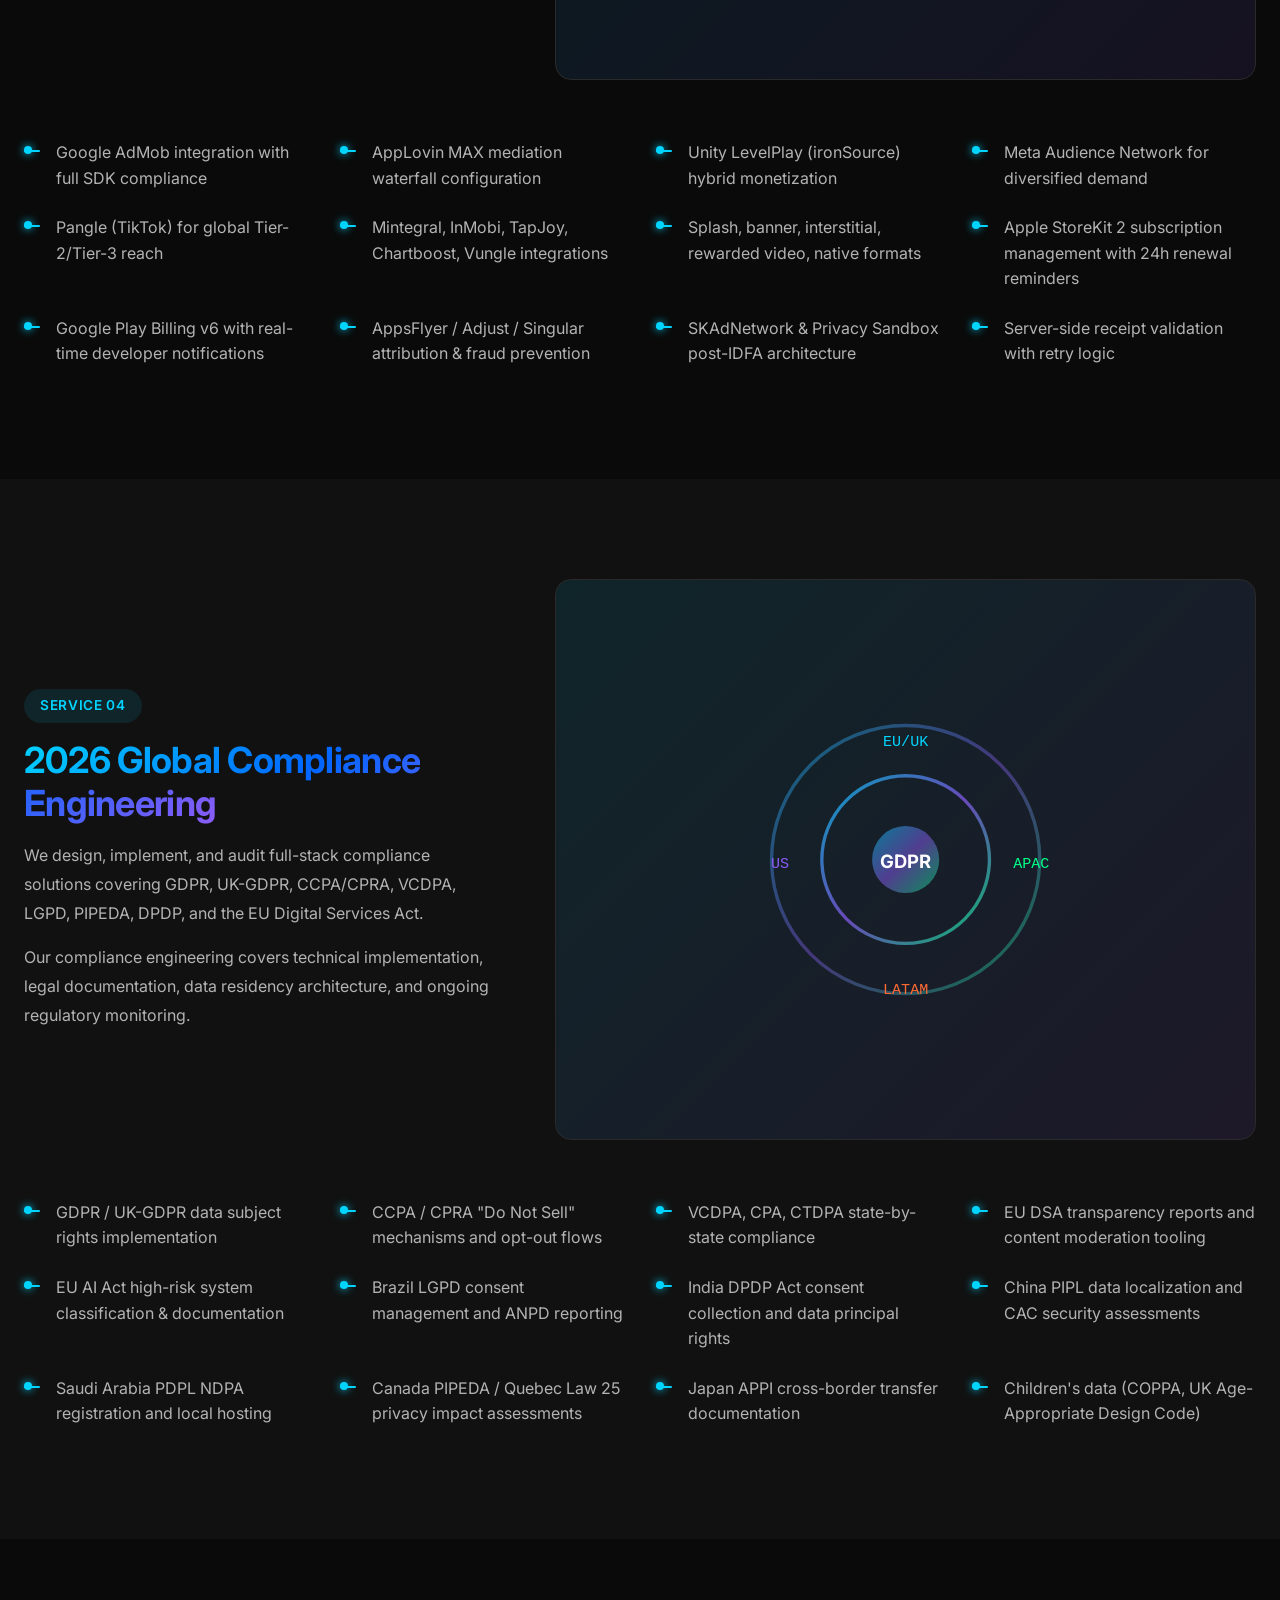
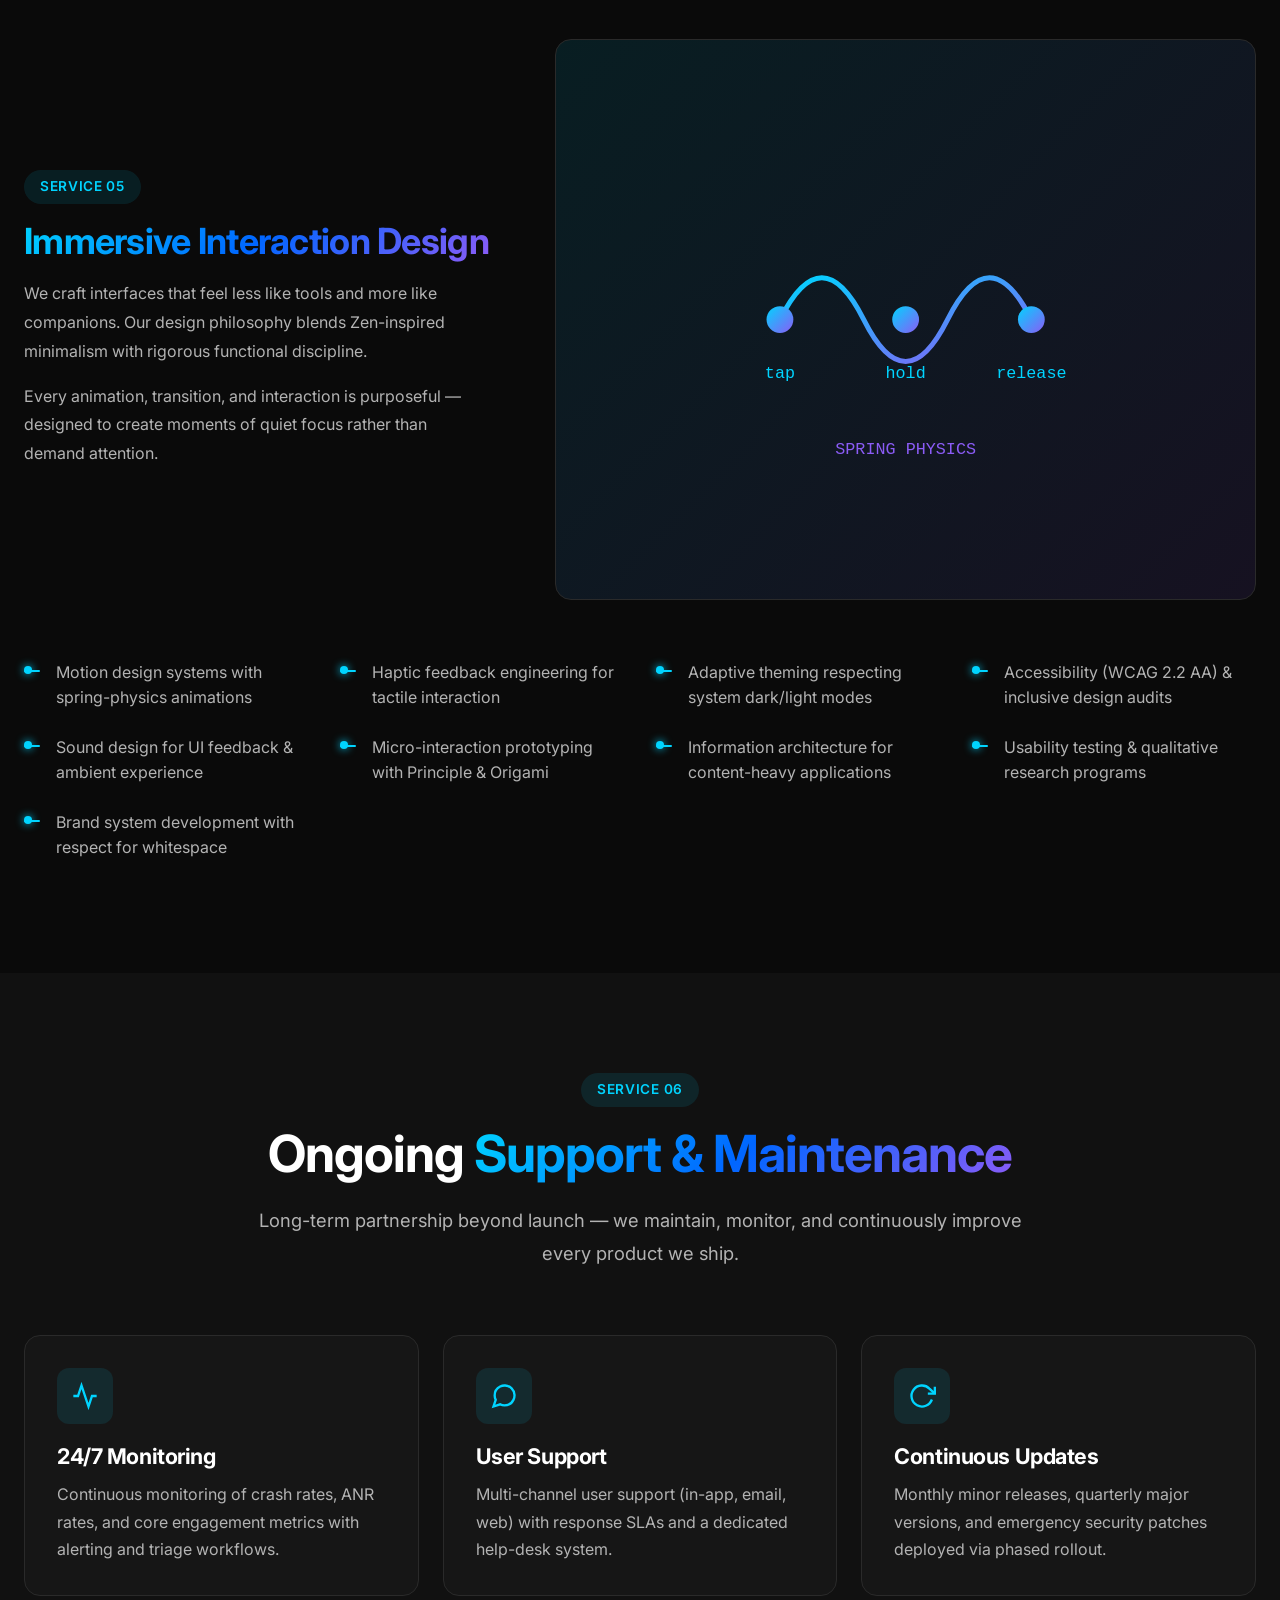
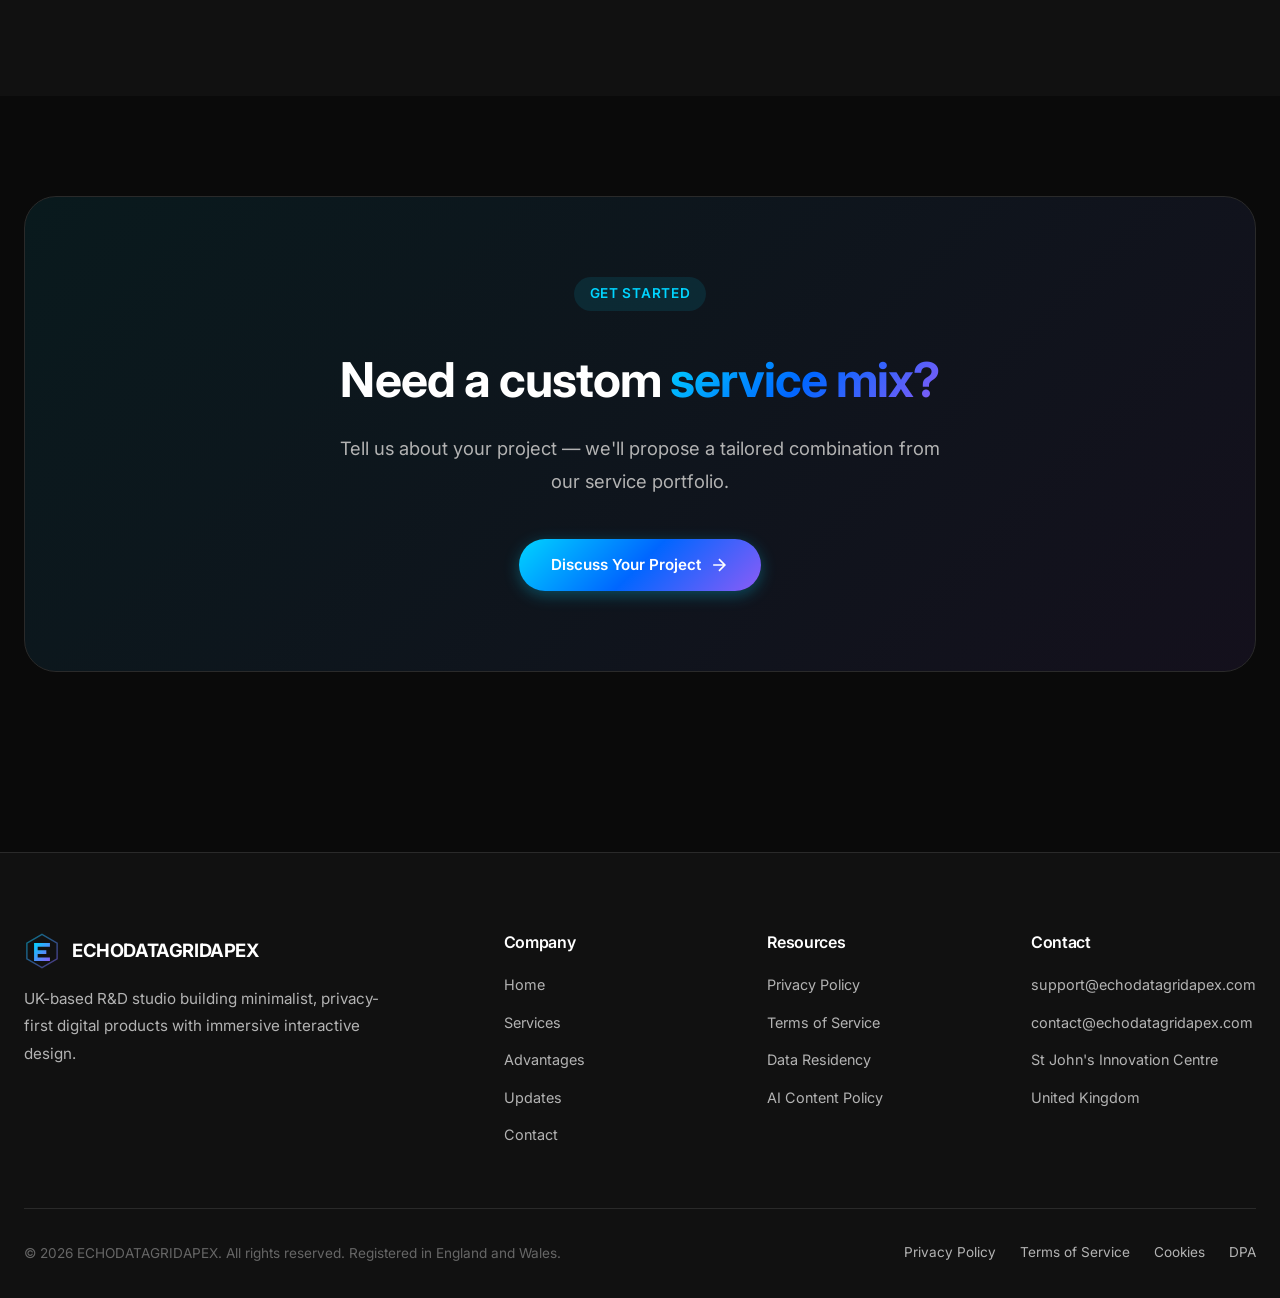
<file: services.html>
<!DOCTYPE html>
<html lang="en">
<head>
<meta charset="UTF-8">
<meta name="viewport" content="width=device-width, initial-scale=1.0">
<meta name="theme-color" content="#0a0a0a">
<title>Services | ECHODATAGRIDAPEX - Programmatic R&D, Privacy-First Apps & Compliance Engineering</title>
<meta name="description" content="Explore ECHODATAGRIDAPEX's complete service portfolio: programmatic technology R&D, immersive interaction design, privacy-first app development, IAA & IAP monetization, and 2026 multi-region compliance engineering.">
<meta name="keywords" content="ECHODATAGRIDAPEX services, programmatic R&D, app development, IAA, IAP, AdMob integration, GDPR compliance, CCPA, DSA">
<meta name="robots" content="index, follow">
<meta property="og:title" content="Services | ECHODATAGRIDAPEX">
<meta property="og:description" content="Programmatic R&D, privacy-first app development, IAA & IAP monetization, and global compliance engineering.">
<link rel="canonical" href="https://www.echodatagridapex.com/services.html">
<link rel="icon" type="image/svg+xml" href="images/logo.svg">
<link rel="stylesheet" href="css/main.css">
<link rel="stylesheet" href="css/animations.css">
<link rel="stylesheet" href="css/responsive.css">
<link rel="preconnect" href="https://fonts.googleapis.com">
<link rel="preconnect" href="https://fonts.gstatic.com" crossorigin>
<link href="https://fonts.googleapis.com/css2?family=Inter:wght@400;500;600;700;800;900&family=Fira+Code:wght@400;500&display=swap" rel="stylesheet">
</head>
<body>

<div class="bg-grid"></div>
<div class="bg-glow"></div>
<div class="particles"></div>

<nav class="navbar" role="navigation" aria-label="Main navigation">
    <div class="nav-container">
        <a href="index.html" class="nav-logo" aria-label="ECHODATAGRIDAPEX Home">
            <svg viewBox="0 0 50 50" fill="none" xmlns="http://www.w3.org/2000/svg" aria-hidden="true">
                <defs><linearGradient id="navGrad" x1="0%" y1="0%" x2="100%" y2="100%"><stop offset="0%" stop-color="#00d4ff"/><stop offset="100%" stop-color="#8b5cf6"/></linearGradient></defs>
                <path d="M25 2 L46 14 L46 36 L25 48 L4 36 L4 14 Z" stroke="url(#navGrad)" stroke-width="2" fill="none" opacity="0.5"/>
                <path d="M14 14 L36 14 L36 19 L19 19 L19 24 L31 24 L31 29 L19 29 L19 34 L36 34 L36 39 L14 39 Z" fill="url(#navGrad)"/>
            </svg>
            <span>ECHODATAGRIDAPEX</span>
        </a>
        <ul class="nav-menu">
            <li><a href="index.html">Home</a></li>
            <li><a href="services.html" class="active">Services</a></li>
            <li><a href="advantages.html">Advantages</a></li>
            <li><a href="updates.html">Updates</a></li>
            <li><a href="contact.html">Contact</a></li>
        </ul>
        <button class="nav-toggle" aria-label="Toggle menu">
            <svg width="24" height="24" viewBox="0 0 24 24" fill="none" stroke="currentColor" stroke-width="2"><line x1="3" y1="6" x2="21" y2="6"/><line x1="3" y1="12" x2="21" y2="12"/><line x1="3" y1="18" x2="21" y2="18"/></svg>
        </button>
    </div>
</nav>

<!-- ============ PAGE HEADER ============ -->
<section class="page-header">
    <div class="container">
        <span class="section-tag reveal">Our Capabilities</span>
        <h1 class="reveal delay-1">Services Built on <span class="gradient-text">Three Pillars</span></h1>
        <p class="reveal delay-2">
            We deliver end-to-end digital product engineering — from procedural technology R&D
            and immersive interaction design to monetization infrastructure and global compliance.
            Every service is anchored in our privacy-first philosophy.
        </p>
    </div>
</section>

<!-- ============ SERVICE 1: PROGRAMMATIC R&D ============ -->
<section class="section">
    <div class="container">
        <div class="service-grid">
            <div class="reveal-left">
                <span class="section-tag" style="margin-bottom: 16px; display: inline-block;">Service 01</span>
                <h3 style="font-size: 2.25rem; margin-bottom: 16px;">
                    <span class="gradient-text">Programmatic Technology R&D</span>
                </h3>
                <p>
                    Our core competency. We research, prototype, and ship production-grade
                    procedural generation systems for audio, visual, and interaction layers.
                </p>
                <p style="margin-top: 16px;">
                    From real-time generative audio engines to infinite-variety visual layouts,
                    we build the algorithms that make our products feel alive, fresh, and personal.
                </p>
            </div>
            <div class="reveal-right">
                <div class="feature-visual holographic" style="aspect-ratio: 5/4;">
                    <svg viewBox="0 0 250 200" fill="none" xmlns="http://www.w3.org/2000/svg">
                        <defs><linearGradient id="sg1" x1="0%" y1="0%" x2="100%" y2="100%"><stop offset="0%" stop-color="#00d4ff"/><stop offset="100%" stop-color="#8b5cf6"/></linearGradient></defs>
                        <rect x="20" y="20" width="60" height="60" rx="8" fill="url(#sg1)" opacity="0.3"/>
                        <rect x="95" y="20" width="60" height="60" rx="8" fill="url(#sg1)" opacity="0.5"/>
                        <rect x="170" y="20" width="60" height="60" rx="8" fill="url(#sg1)" opacity="0.7"/>
                        <rect x="20" y="95" width="60" height="60" rx="8" fill="url(#sg1)" opacity="0.5"/>
                        <rect x="95" y="95" width="60" height="60" rx="8" fill="url(#sg1)" opacity="0.9"/>
                        <rect x="170" y="95" width="60" height="60" rx="8" fill="url(#sg1)" opacity="0.6"/>
                        <text x="50" y="55" text-anchor="middle" fill="#fff" font-size="20" font-family="monospace">f(x)</text>
                        <text x="125" y="55" text-anchor="middle" fill="#fff" font-size="20" font-family="monospace">∫dt</text>
                        <text x="200" y="55" text-anchor="middle" fill="#fff" font-size="20" font-family="monospace">Σn</text>
                        <text x="50" y="130" text-anchor="middle" fill="#fff" font-size="20" font-family="monospace">∂x</text>
                        <text x="125" y="130" text-anchor="middle" fill="#fff" font-size="20" font-family="monospace">lim</text>
                        <text x="200" y="130" text-anchor="middle" fill="#fff" font-size="20" font-family="monospace">∞</text>
                    </svg>
                </div>
            </div>
        </div>

        <ul class="service-list reveal" style="margin-top: 48px; display: grid; grid-template-columns: repeat(auto-fit, minmax(280px, 1fr)); gap: 0 32px;">
            <li>Procedural audio synthesis with parametric seed generation</li>
            <li>Algorithmic visual composition for UI and asset generation</li>
            <li>Real-time interaction graphs for organic user experiences</li>
            <li>Custom DSL development for game/app logic composition</li>
            <li>Spaced-repetition learning algorithms with adaptive scheduling</li>
            <li>Computer vision for offline document & sheet music scanning</li>
            <li>On-device machine learning with federated training principles</li>
            <li>Algorithmic music theory engines for composition & analysis</li>
            <li>Smart categorization systems for expense and inventory data</li>
        </ul>
    </div>
</section>

<!-- ============ SERVICE 2: APP DEVELOPMENT ============ -->
<section class="section" style="background: var(--secondary-bg);">
    <div class="container">
        <div class="service-grid">
            <div class="reveal-left">
                <span class="section-tag" style="margin-bottom: 16px; display: inline-block;">Service 02</span>
                <h3 style="font-size: 2.25rem; margin-bottom: 16px;">
                    <span class="gradient-text">Privacy-First App Development</span>
                </h3>
                <p>
                    We design, build, and publish complete iOS and Android applications — from
                    initial concept through App Store submission and ongoing lifecycle management.
                </p>
                <p style="margin-top: 16px;">
                    Every app in our portfolio shares the same architectural foundation: local-first data,
                    encrypted at rest, no required cloud sync, no third-party tracking.
                </p>
            </div>
            <div class="reveal-right">
                <div class="feature-visual holographic" style="aspect-ratio: 5/4;">
                    <svg viewBox="0 0 250 200" fill="none" xmlns="http://www.w3.org/2000/svg">
                        <defs><linearGradient id="sg2" x1="0%" y1="0%" x2="100%" y2="100%"><stop offset="0%" stop-color="#00ff88"/><stop offset="100%" stop-color="#00d4ff"/></linearGradient></defs>
                        <rect x="80" y="20" width="90" height="160" rx="14" stroke="url(#sg2)" stroke-width="2" fill="none"/>
                        <rect x="92" y="40" width="66" height="120" rx="4" fill="url(#sg2)" opacity="0.15"/>
                        <circle cx="125" cy="170" r="4" fill="url(#sg2)"/>
                        <rect x="100" y="50" width="20" height="3" rx="1.5" fill="#00ff88"/>
                        <rect x="100" y="60" width="40" height="3" rx="1.5" fill="#00d4ff" opacity="0.6"/>
                        <rect x="100" y="68" width="30" height="3" rx="1.5" fill="#00d4ff" opacity="0.6"/>
                        <circle cx="110" cy="90" r="6" fill="url(#sg2)"/>
                        <rect x="125" y="85" width="30" height="3" rx="1.5" fill="#00d4ff" opacity="0.5"/>
                        <rect x="125" y="93" width="20" height="3" rx="1.5" fill="#00d4ff" opacity="0.5"/>
                        <circle cx="110" cy="115" r="6" fill="url(#sg2)"/>
                        <rect x="125" y="110" width="30" height="3" rx="1.5" fill="#00d4ff" opacity="0.5"/>
                        <rect x="125" y="118" width="20" height="3" rx="1.5" fill="#00d4ff" opacity="0.5"/>
                        <text x="125" y="195" text-anchor="middle" fill="#00ff88" font-size="10" font-family="monospace">iOS & Android</text>
                    </svg>
                </div>
            </div>
        </div>

        <ul class="service-list reveal" style="margin-top: 48px; display: grid; grid-template-columns: repeat(auto-fit, minmax(280px, 1fr)); gap: 0 32px;">
            <li>Native iOS development in Swift / SwiftUI</li>
            <li>Native Android development in Kotlin / Jetpack Compose</li>
            <li>Cross-platform React Native & Flutter when appropriate</li>
            <li>App Store & Google Play submission, metadata & ASO</li>
            <li>Privacy-respecting analytics (zero PII, on-device aggregation)</li>
            <li>Crash reporting with full PII redaction</li>
            <li>Beta distribution via TestFlight & Google Play internal testing</li>
            <li>Continuous integration with automated compliance checks</li>
            <li>Lifecycle management, version planning, and feature rollouts</li>
            <li>Localization for 20+ languages with regional compliance</li>
        </ul>
    </div>
</section>

<!-- ============ SERVICE 3: IAA & IAP ============ -->
<section class="section">
    <div class="container">
        <div class="service-grid">
            <div class="reveal-left">
                <span class="section-tag" style="margin-bottom: 16px; display: inline-block;">Service 03</span>
                <h3 style="font-size: 2.25rem; margin-bottom: 16px;">
                    <span class="gradient-text">IAA & IAP Monetization Engineering</span>
                </h3>
                <p>
                    We architect and integrate full monetization stacks across in-app advertising (IAA)
                    and in-app purchases (IAP) — designed for compliance, user experience, and revenue optimization.
                </p>
                <p style="margin-top: 16px;">
                    From ad mediation waterfalls to subscription management, we handle the entire
                    monetization infrastructure with rigorous attention to user experience.
                </p>
            </div>
            <div class="reveal-right">
                <div class="feature-visual holographic" style="aspect-ratio: 5/4;">
                    <svg viewBox="0 0 250 200" fill="none" xmlns="http://www.w3.org/2000/svg">
                        <defs><linearGradient id="sg3" x1="0%" y1="0%" x2="100%" y2="100%"><stop offset="0%" stop-color="#ff6b35"/><stop offset="100%" stop-color="#8b5cf6"/></linearGradient></defs>
                        <rect x="30" y="40" width="190" height="40" rx="6" fill="url(#sg3)" opacity="0.3"/>
                        <text x="125" y="65" text-anchor="middle" fill="#fff" font-size="14" font-weight="600">SPLASH AD</text>
                        <rect x="30" y="90" width="90" height="50" rx="6" fill="url(#sg3)" opacity="0.5"/>
                        <text x="75" y="120" text-anchor="middle" fill="#fff" font-size="11" font-weight="600">BANNER</text>
                        <rect x="130" y="90" width="90" height="50" rx="6" fill="url(#sg3)" opacity="0.7"/>
                        <text x="175" y="120" text-anchor="middle" fill="#fff" font-size="11" font-weight="600">INTERSTITIAL</text>
                        <rect x="30" y="150" width="190" height="35" rx="6" fill="url(#sg3)" opacity="0.9"/>
                        <text x="125" y="173" text-anchor="middle" fill="#fff" font-size="12" font-weight="600">REWARDED VIDEO</text>
                        <text x="125" y="195" text-anchor="middle" fill="#ff6b35" font-size="10" font-family="monospace">IAA + IAP STACK</text>
                    </svg>
                </div>
            </div>
        </div>

        <ul class="service-list reveal" style="margin-top: 48px; display: grid; grid-template-columns: repeat(auto-fit, minmax(280px, 1fr)); gap: 0 32px;">
            <li>Google AdMob integration with full SDK compliance</li>
            <li>AppLovin MAX mediation waterfall configuration</li>
            <li>Unity LevelPlay (ironSource) hybrid monetization</li>
            <li>Meta Audience Network for diversified demand</li>
            <li>Pangle (TikTok) for global Tier-2/Tier-3 reach</li>
            <li>Mintegral, InMobi, TapJoy, Chartboost, Vungle integrations</li>
            <li>Splash, banner, interstitial, rewarded video, native formats</li>
            <li>Apple StoreKit 2 subscription management with 24h renewal reminders</li>
            <li>Google Play Billing v6 with real-time developer notifications</li>
            <li>AppsFlyer / Adjust / Singular attribution & fraud prevention</li>
            <li>SKAdNetwork & Privacy Sandbox post-IDFA architecture</li>
            <li>Server-side receipt validation with retry logic</li>
        </ul>
    </div>
</section>

<!-- ============ SERVICE 4: GLOBAL COMPLIANCE ============ -->
<section class="section" style="background: var(--secondary-bg);">
    <div class="container">
        <div class="service-grid">
            <div class="reveal-left">
                <span class="section-tag" style="margin-bottom: 16px; display: inline-block;">Service 04</span>
                <h3 style="font-size: 2.25rem; margin-bottom: 16px;">
                    <span class="gradient-text">2026 Global Compliance Engineering</span>
                </h3>
                <p>
                    We design, implement, and audit full-stack compliance solutions covering
                    GDPR, UK-GDPR, CCPA/CPRA, VCDPA, LGPD, PIPEDA, DPDP, and the EU Digital Services Act.
                </p>
                <p style="margin-top: 16px;">
                    Our compliance engineering covers technical implementation, legal documentation,
                    data residency architecture, and ongoing regulatory monitoring.
                </p>
            </div>
            <div class="reveal-right">
                <div class="feature-visual holographic" style="aspect-ratio: 5/4;">
                    <svg viewBox="0 0 250 200" fill="none" xmlns="http://www.w3.org/2000/svg">
                        <defs><linearGradient id="sg4" x1="0%" y1="0%" x2="100%" y2="100%"><stop offset="0%" stop-color="#00d4ff"/><stop offset="50%" stop-color="#8b5cf6"/><stop offset="100%" stop-color="#00ff88"/></linearGradient></defs>
                        <circle cx="125" cy="100" r="80" stroke="url(#sg4)" stroke-width="2" fill="none" opacity="0.4"/>
                        <circle cx="125" cy="100" r="50" stroke="url(#sg4)" stroke-width="2" fill="none" opacity="0.7"/>
                        <circle cx="125" cy="100" r="20" fill="url(#sg4)" opacity="0.5"/>
                        <text x="125" y="105" text-anchor="middle" fill="#fff" font-size="11" font-weight="700">GDPR</text>
                        <text x="125" y="32" text-anchor="middle" fill="#00d4ff" font-size="9" font-family="monospace">EU/UK</text>
                        <text x="50" y="105" text-anchor="middle" fill="#8b5cf6" font-size="9" font-family="monospace">US</text>
                        <text x="200" y="105" text-anchor="middle" fill="#00ff88" font-size="9" font-family="monospace">APAC</text>
                        <text x="125" y="180" text-anchor="middle" fill="#ff6b35" font-size="9" font-family="monospace">LATAM</text>
                    </svg>
                </div>
            </div>
        </div>

        <ul class="service-list reveal" style="margin-top: 48px; display: grid; grid-template-columns: repeat(auto-fit, minmax(280px, 1fr)); gap: 0 32px;">
            <li>GDPR / UK-GDPR data subject rights implementation</li>
            <li>CCPA / CPRA "Do Not Sell" mechanisms and opt-out flows</li>
            <li>VCDPA, CPA, CTDPA state-by-state compliance</li>
            <li>EU DSA transparency reports and content moderation tooling</li>
            <li>EU AI Act high-risk system classification & documentation</li>
            <li>Brazil LGPD consent management and ANPD reporting</li>
            <li>India DPDP Act consent collection and data principal rights</li>
            <li>China PIPL data localization and CAC security assessments</li>
            <li>Saudi Arabia PDPL NDPA registration and local hosting</li>
            <li>Canada PIPEDA / Quebec Law 25 privacy impact assessments</li>
            <li>Japan APPI cross-border transfer documentation</li>
            <li>Children's data (COPPA, UK Age-Appropriate Design Code)</li>
        </ul>
    </div>
</section>

<!-- ============ SERVICE 5: INTERACTION DESIGN ============ -->
<section class="section">
    <div class="container">
        <div class="service-grid">
            <div class="reveal-left">
                <span class="section-tag" style="margin-bottom: 16px; display: inline-block;">Service 05</span>
                <h3 style="font-size: 2.25rem; margin-bottom: 16px;">
                    <span class="gradient-text">Immersive Interaction Design</span>
                </h3>
                <p>
                    We craft interfaces that feel less like tools and more like companions.
                    Our design philosophy blends Zen-inspired minimalism with rigorous functional discipline.
                </p>
                <p style="margin-top: 16px;">
                    Every animation, transition, and interaction is purposeful — designed to create
                    moments of quiet focus rather than demand attention.
                </p>
            </div>
            <div class="reveal-right">
                <div class="feature-visual holographic" style="aspect-ratio: 5/4;">
                    <svg viewBox="0 0 250 200" fill="none" xmlns="http://www.w3.org/2000/svg">
                        <defs><linearGradient id="sg5" x1="0%" y1="0%" x2="100%" y2="100%"><stop offset="0%" stop-color="#00d4ff"/><stop offset="100%" stop-color="#8b5cf6"/></linearGradient></defs>
                        <path d="M50 100 Q 75 50, 100 100 T 150 100 T 200 100" stroke="url(#sg5)" stroke-width="3" fill="none"/>
                        <circle cx="50" cy="100" r="8" fill="url(#sg5)"/>
                        <circle cx="125" cy="100" r="8" fill="url(#sg5)"/>
                        <circle cx="200" cy="100" r="8" fill="url(#sg5)"/>
                        <text x="50" y="135" text-anchor="middle" fill="#00d4ff" font-size="10" font-family="monospace">tap</text>
                        <text x="125" y="135" text-anchor="middle" fill="#00d4ff" font-size="10" font-family="monospace">hold</text>
                        <text x="200" y="135" text-anchor="middle" fill="#00d4ff" font-size="10" font-family="monospace">release</text>
                        <path d="M50 160 L 200 160" stroke="url(#sg5)" stroke-width="1" opacity="0.4"/>
                        <text x="125" y="180" text-anchor="middle" fill="#8b5cf6" font-size="10" font-family="monospace">SPRING PHYSICS</text>
                    </svg>
                </div>
            </div>
        </div>

        <ul class="service-list reveal" style="margin-top: 48px; display: grid; grid-template-columns: repeat(auto-fit, minmax(280px, 1fr)); gap: 0 32px;">
            <li>Motion design systems with spring-physics animations</li>
            <li>Haptic feedback engineering for tactile interaction</li>
            <li>Adaptive theming respecting system dark/light modes</li>
            <li>Accessibility (WCAG 2.2 AA) & inclusive design audits</li>
            <li>Sound design for UI feedback & ambient experience</li>
            <li>Micro-interaction prototyping with Principle & Origami</li>
            <li>Information architecture for content-heavy applications</li>
            <li>Usability testing & qualitative research programs</li>
            <li>Brand system development with respect for whitespace</li>
        </ul>
    </div>
</section>

<!-- ============ SERVICE 6: SUPPORT ============ -->
<section class="section" style="background: var(--secondary-bg);">
    <div class="container">
        <div class="section-header reveal">
            <span class="section-tag">Service 06</span>
            <h2 class="section-title">Ongoing <span class="gradient-text">Support & Maintenance</span></h2>
            <p class="section-description">Long-term partnership beyond launch — we maintain, monitor, and continuously improve every product we ship.</p>
        </div>

        <div class="grid grid-3">
            <div class="card reveal delay-1 tilt-3d">
                <div class="card-icon">
                    <svg viewBox="0 0 24 24" fill="none" stroke="currentColor" stroke-width="2"><polyline points="22 12 18 12 15 21 9 3 6 12 2 12"/></svg>
                </div>
                <h3 class="card-title">24/7 Monitoring</h3>
                <p class="card-text">Continuous monitoring of crash rates, ANR rates, and core engagement metrics with alerting and triage workflows.</p>
            </div>

            <div class="card reveal delay-2 tilt-3d">
                <div class="card-icon">
                    <svg viewBox="0 0 24 24" fill="none" stroke="currentColor" stroke-width="2"><path d="M21 11.5a8.38 8.38 0 0 1-.9 3.8 8.5 8.5 0 0 1-7.6 4.7 8.38 8.38 0 0 1-3.8-.9L3 21l1.9-5.7a8.38 8.38 0 0 1-.9-3.8 8.5 8.5 0 0 1 4.7-7.6 8.38 8.38 0 0 1 3.8-.9h.5a8.48 8.48 0 0 1 8 8v.5z"/></svg>
                </div>
                <h3 class="card-title">User Support</h3>
                <p class="card-text">Multi-channel user support (in-app, email, web) with response SLAs and a dedicated help-desk system.</p>
            </div>

            <div class="card reveal delay-3 tilt-3d">
                <div class="card-icon">
                    <svg viewBox="0 0 24 24" fill="none" stroke="currentColor" stroke-width="2"><polyline points="23 4 23 10 17 10"/><path d="M20.49 15a9 9 0 1 1-2.12-9.36L23 10"/></svg>
                </div>
                <h3 class="card-title">Continuous Updates</h3>
                <p class="card-text">Monthly minor releases, quarterly major versions, and emergency security patches deployed via phased rollout.</p>
            </div>
        </div>
    </div>
</section>

<!-- ============ CTA ============ -->
<section class="section">
    <div class="container">
        <div class="reveal" style="background: linear-gradient(135deg, rgba(0, 212, 255, 0.08), rgba(139, 92, 246, 0.08)); border: 1px solid var(--border-color); border-radius: 32px; padding: 80px 40px; text-align: center;">
            <span class="section-tag">Get Started</span>
            <h2 style="margin: 24px 0; font-size: clamp(2rem, 4vw, 3rem);">
                Need a custom <span class="gradient-text">service mix?</span>
            </h2>
            <p style="font-size: 1.15rem; max-width: 600px; margin: 0 auto 40px;">
                Tell us about your project — we'll propose a tailored combination from our service portfolio.
            </p>
            <a href="contact.html" class="btn btn-primary">
                Discuss Your Project
                <svg width="20" height="20" viewBox="0 0 24 24" fill="none" stroke="currentColor" stroke-width="2"><path d="M5 12h14M12 5l7 7-7 7"/></svg>
            </a>
        </div>
    </div>
</section>

<!-- ============ FOOTER ============ -->
<footer class="footer">
    <div class="container">
        <div class="footer-grid">
            <div class="footer-brand">
                <div class="nav-logo" style="margin-bottom: 16px;">
                    <svg viewBox="0 0 50 50" fill="none" xmlns="http://www.w3.org/2000/svg" width="40" height="40">
                        <defs><linearGradient id="footerGrad" x1="0%" y1="0%" x2="100%" y2="100%"><stop offset="0%" stop-color="#00d4ff"/><stop offset="100%" stop-color="#8b5cf6"/></linearGradient></defs>
                        <path d="M25 2 L46 14 L46 36 L25 48 L4 36 L4 14 Z" stroke="url(#footerGrad)" stroke-width="2" fill="none" opacity="0.5"/>
                        <path d="M14 14 L36 14 L36 19 L19 19 L19 24 L31 24 L31 29 L19 29 L19 34 L36 34 L36 39 L14 39 Z" fill="url(#footerGrad)"/>
                    </svg>
                    <span style="font-size: 1.15rem;">ECHODATAGRIDAPEX</span>
                </div>
                <p>UK-based R&D studio building minimalist, privacy-first digital products with immersive interactive design.</p>
            </div>
            <div class="footer-col">
                <h5>Company</h5>
                <ul>
                    <li><a href="index.html">Home</a></li>
                    <li><a href="services.html">Services</a></li>
                    <li><a href="advantages.html">Advantages</a></li>
                    <li><a href="updates.html">Updates</a></li>
                    <li><a href="contact.html">Contact</a></li>
                </ul>
            </div>
            <div class="footer-col">
                <h5>Resources</h5>
                <ul>
                    <li><a href="privacy-policy.html">Privacy Policy</a></li>
                    <li><a href="terms-of-service.html">Terms of Service</a></li>
                    <li><a href="privacy-policy.html#data-residency">Data Residency</a></li>
                    <li><a href="privacy-policy.html#ai-content">AI Content Policy</a></li>
                </ul>
            </div>
            <div class="footer-col">
                <h5>Contact</h5>
                <ul>
                    <li><a href="mailto:support@echodatagridapex.com">support@echodatagridapex.com</a></li>
                    <li><a href="mailto:contact@echodatagridapex.com">contact@echodatagridapex.com</a></li>
                    <li><a href="#">St John's Innovation Centre</a></li>
                    <li><a href="#">United Kingdom</a></li>
                </ul>
            </div>
        </div>
        <div class="footer-bottom">
            <p>&copy; 2026 ECHODATAGRIDAPEX. All rights reserved. Registered in England and Wales.</p>
            <div class="footer-legal">
                <a href="privacy-policy.html">Privacy Policy</a>
                <a href="terms-of-service.html">Terms of Service</a>
                <a href="privacy-policy.html#cookies">Cookies</a>
                <a href="privacy-policy.html#dpa">DPA</a>
            </div>
        </div>
    </div>
</footer>

<script src="js/main.js"></script>
<script src="js/interactions.js"></script>
</body>
</html>
</file>
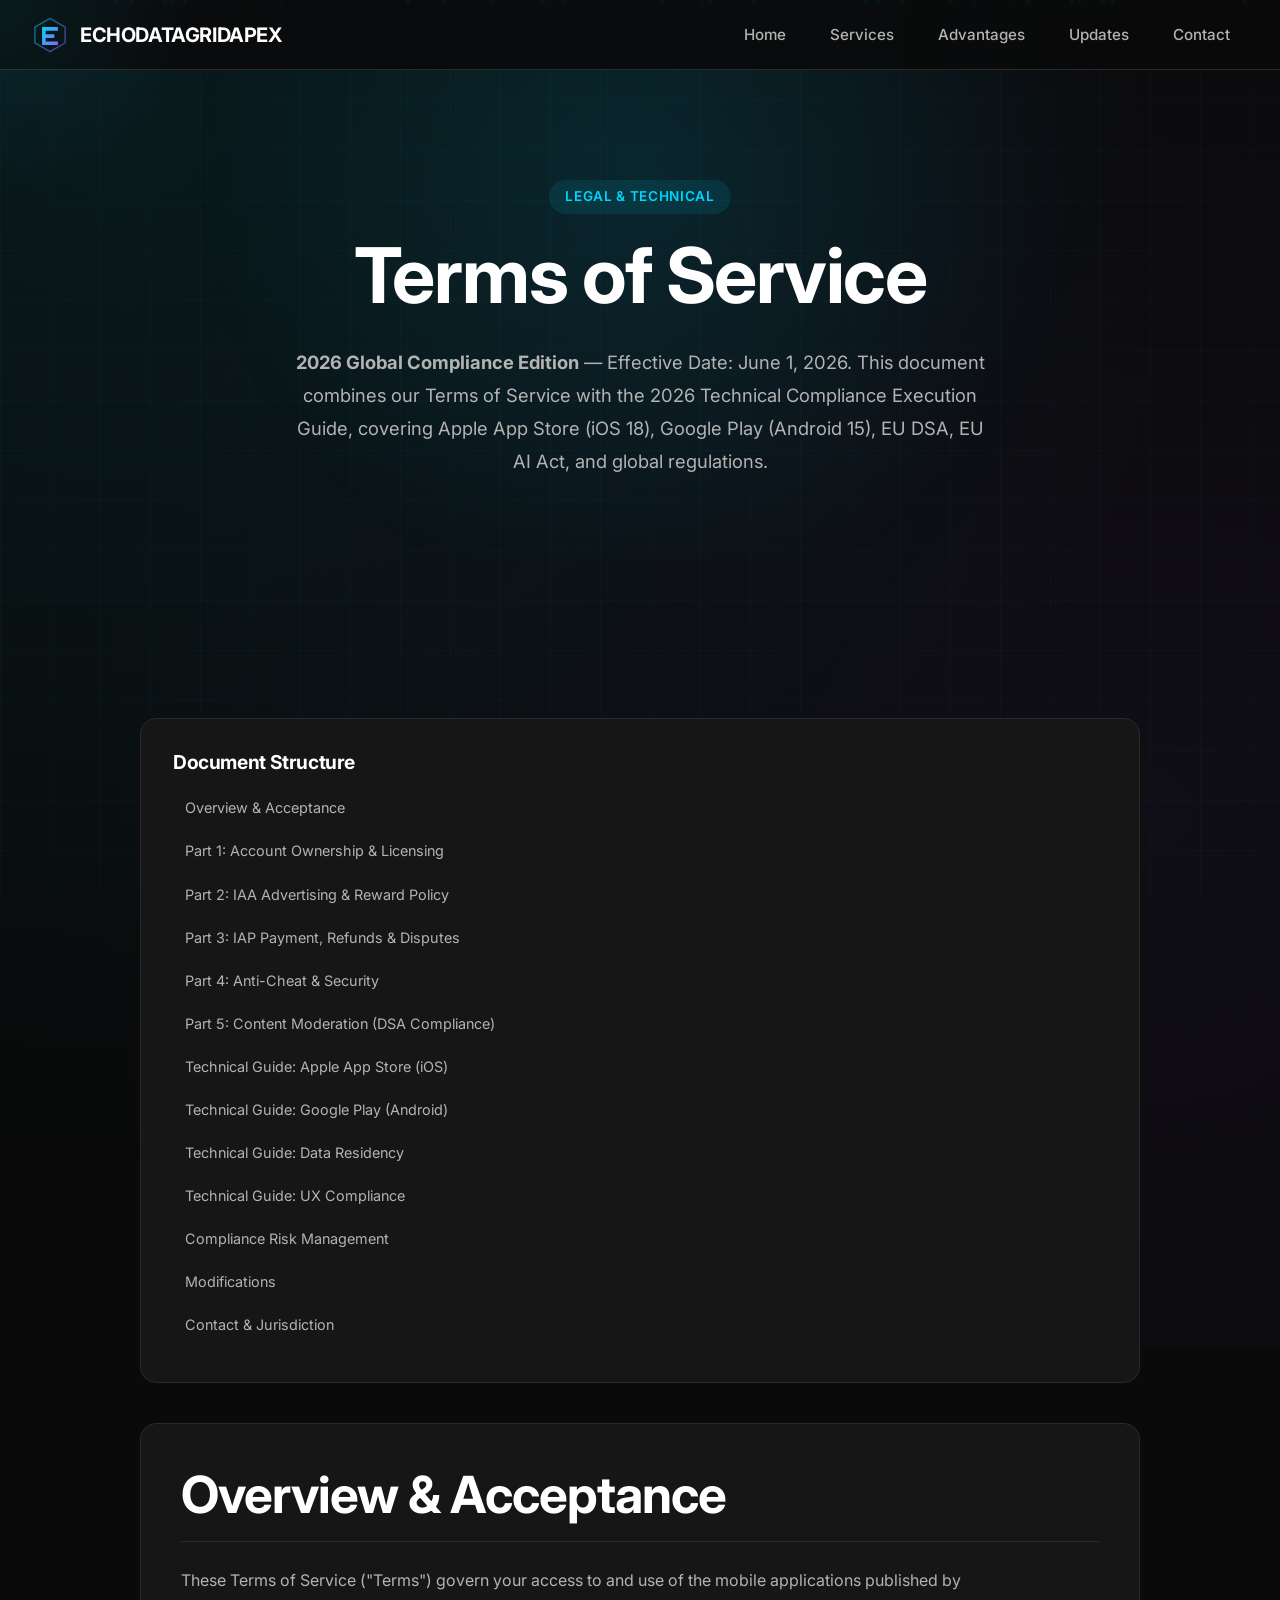
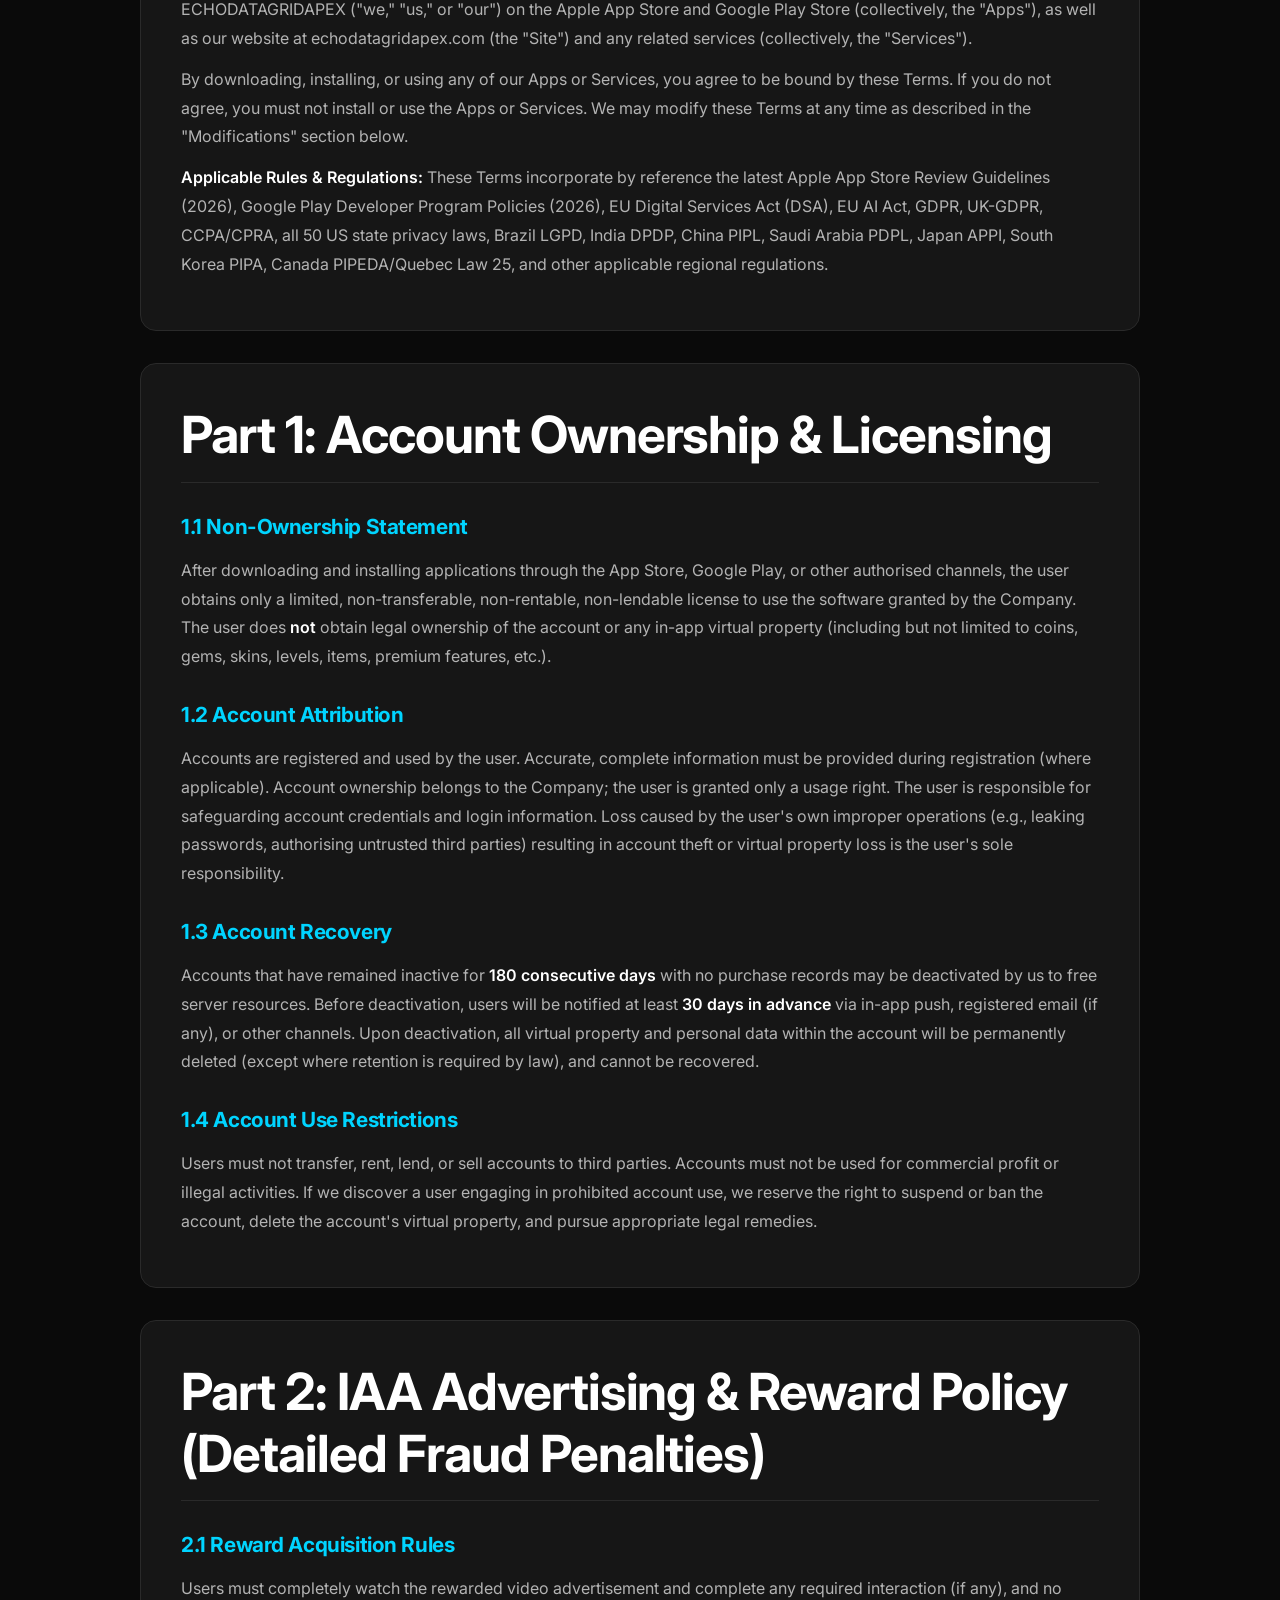
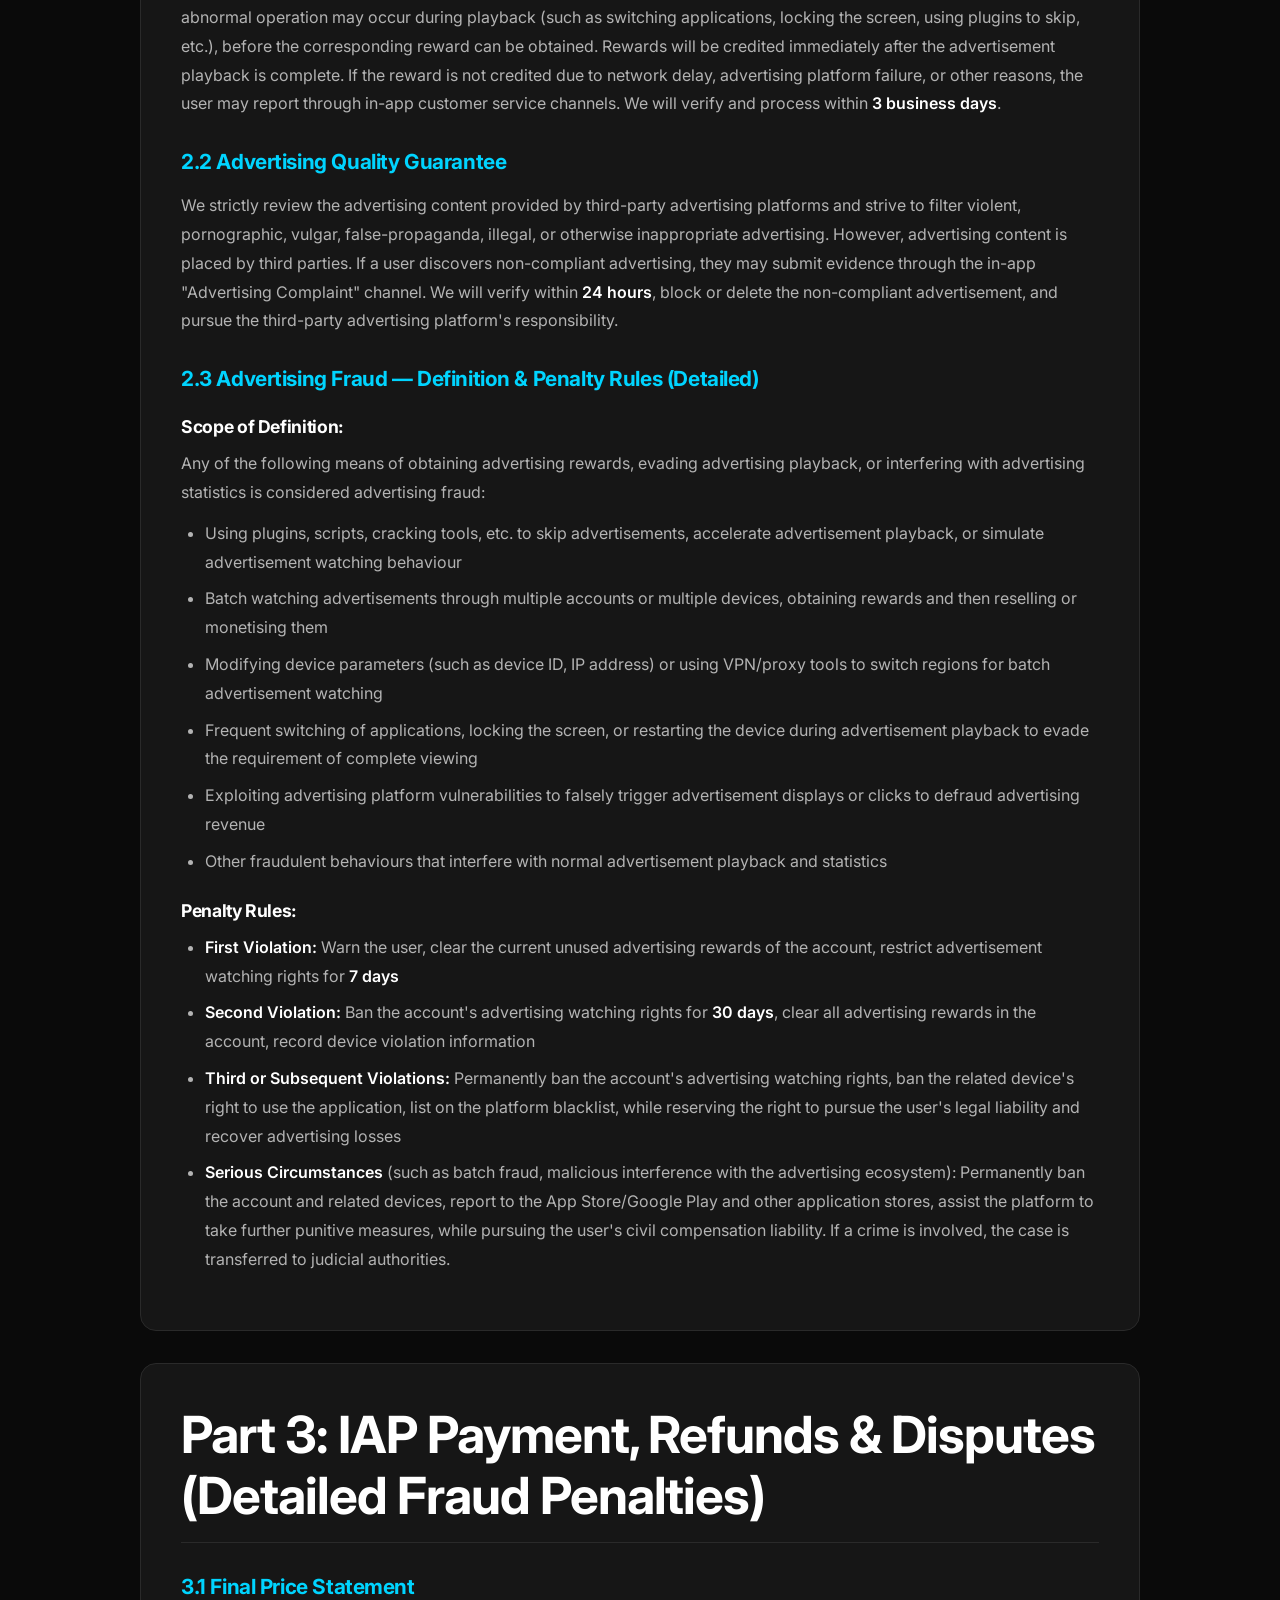
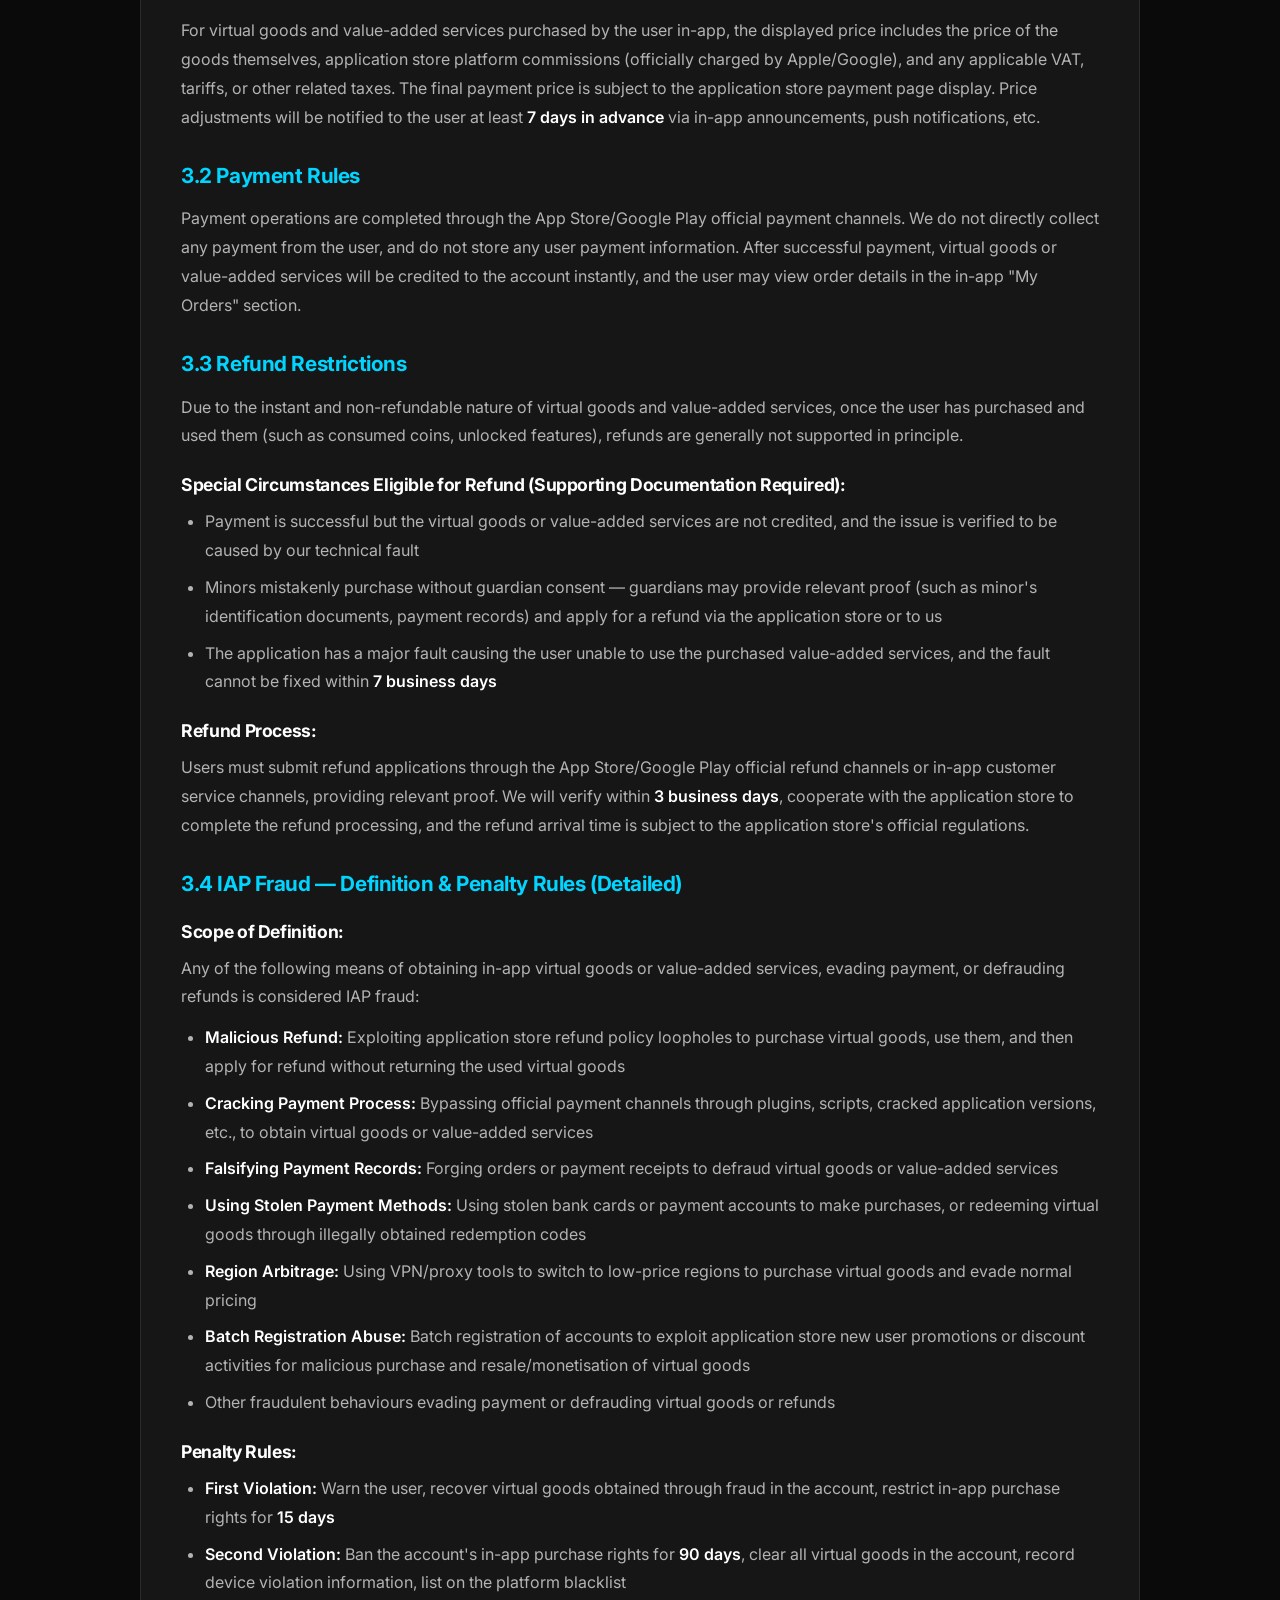
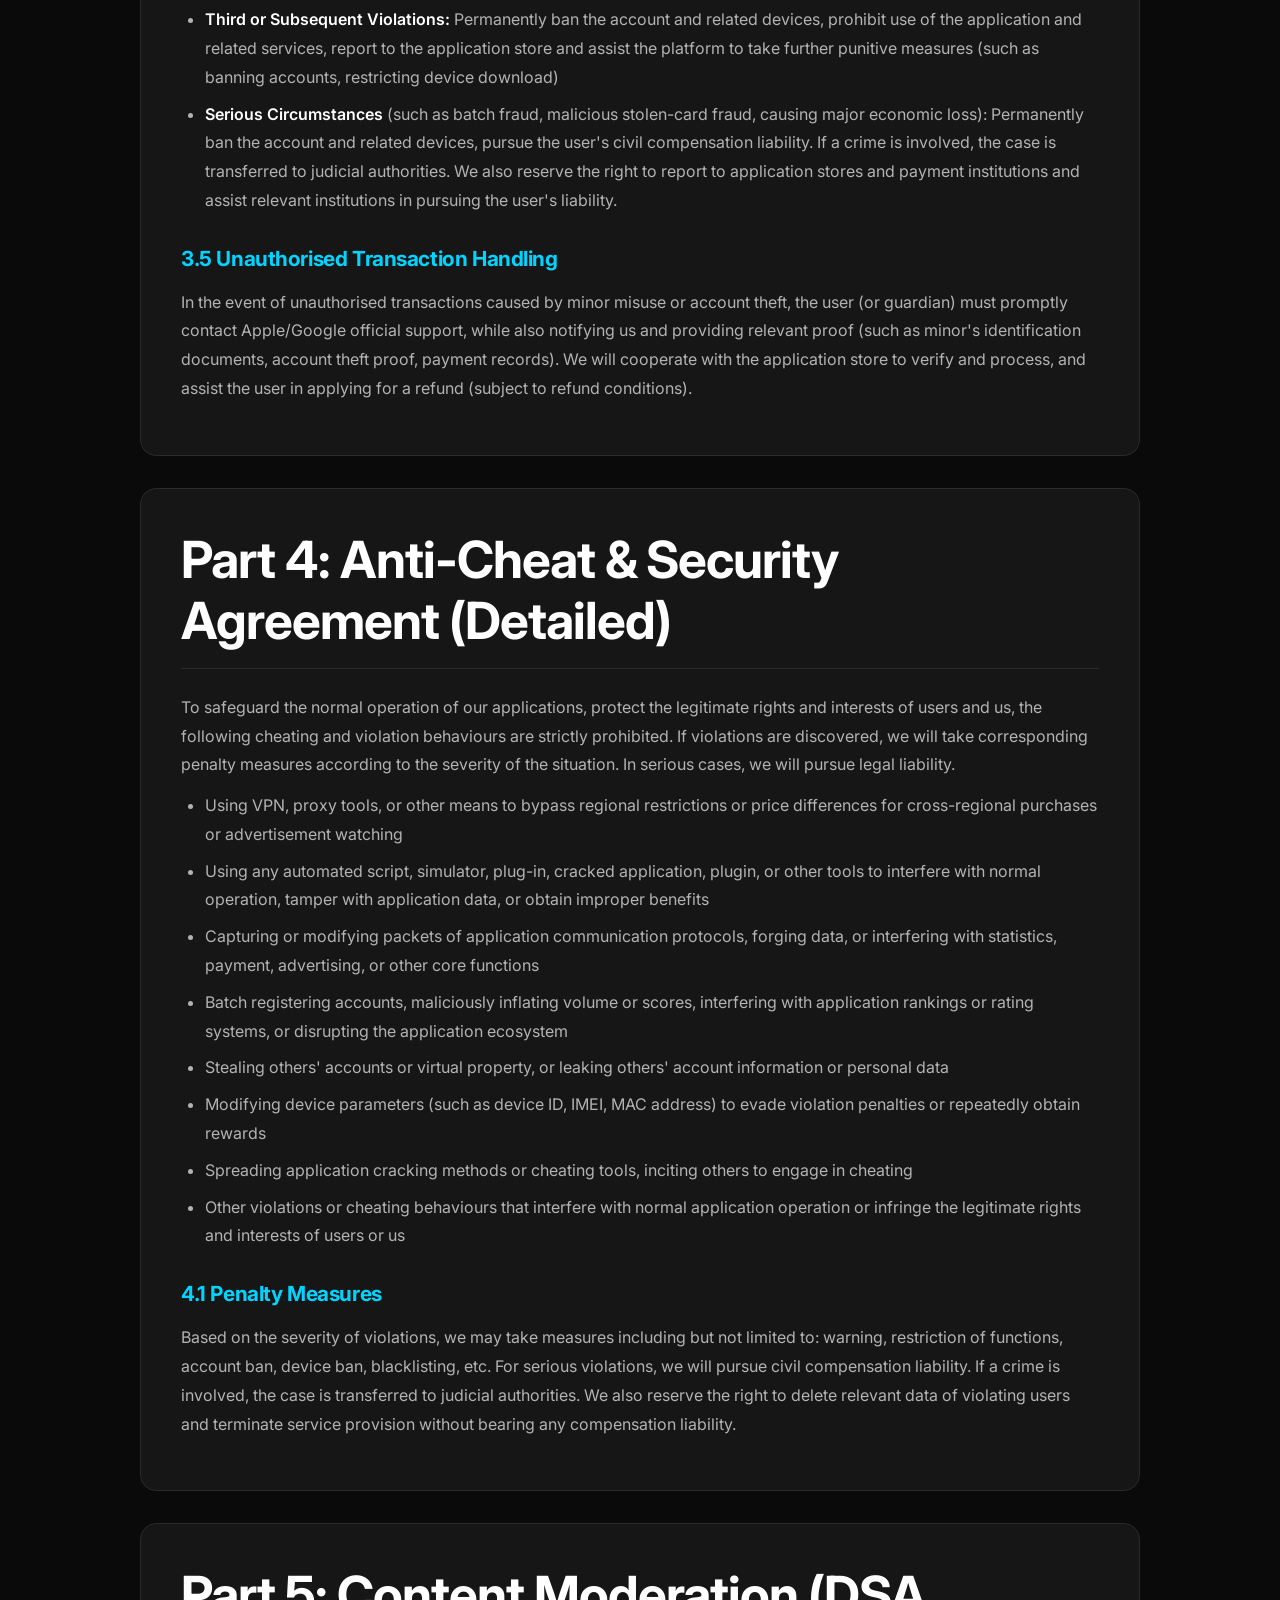
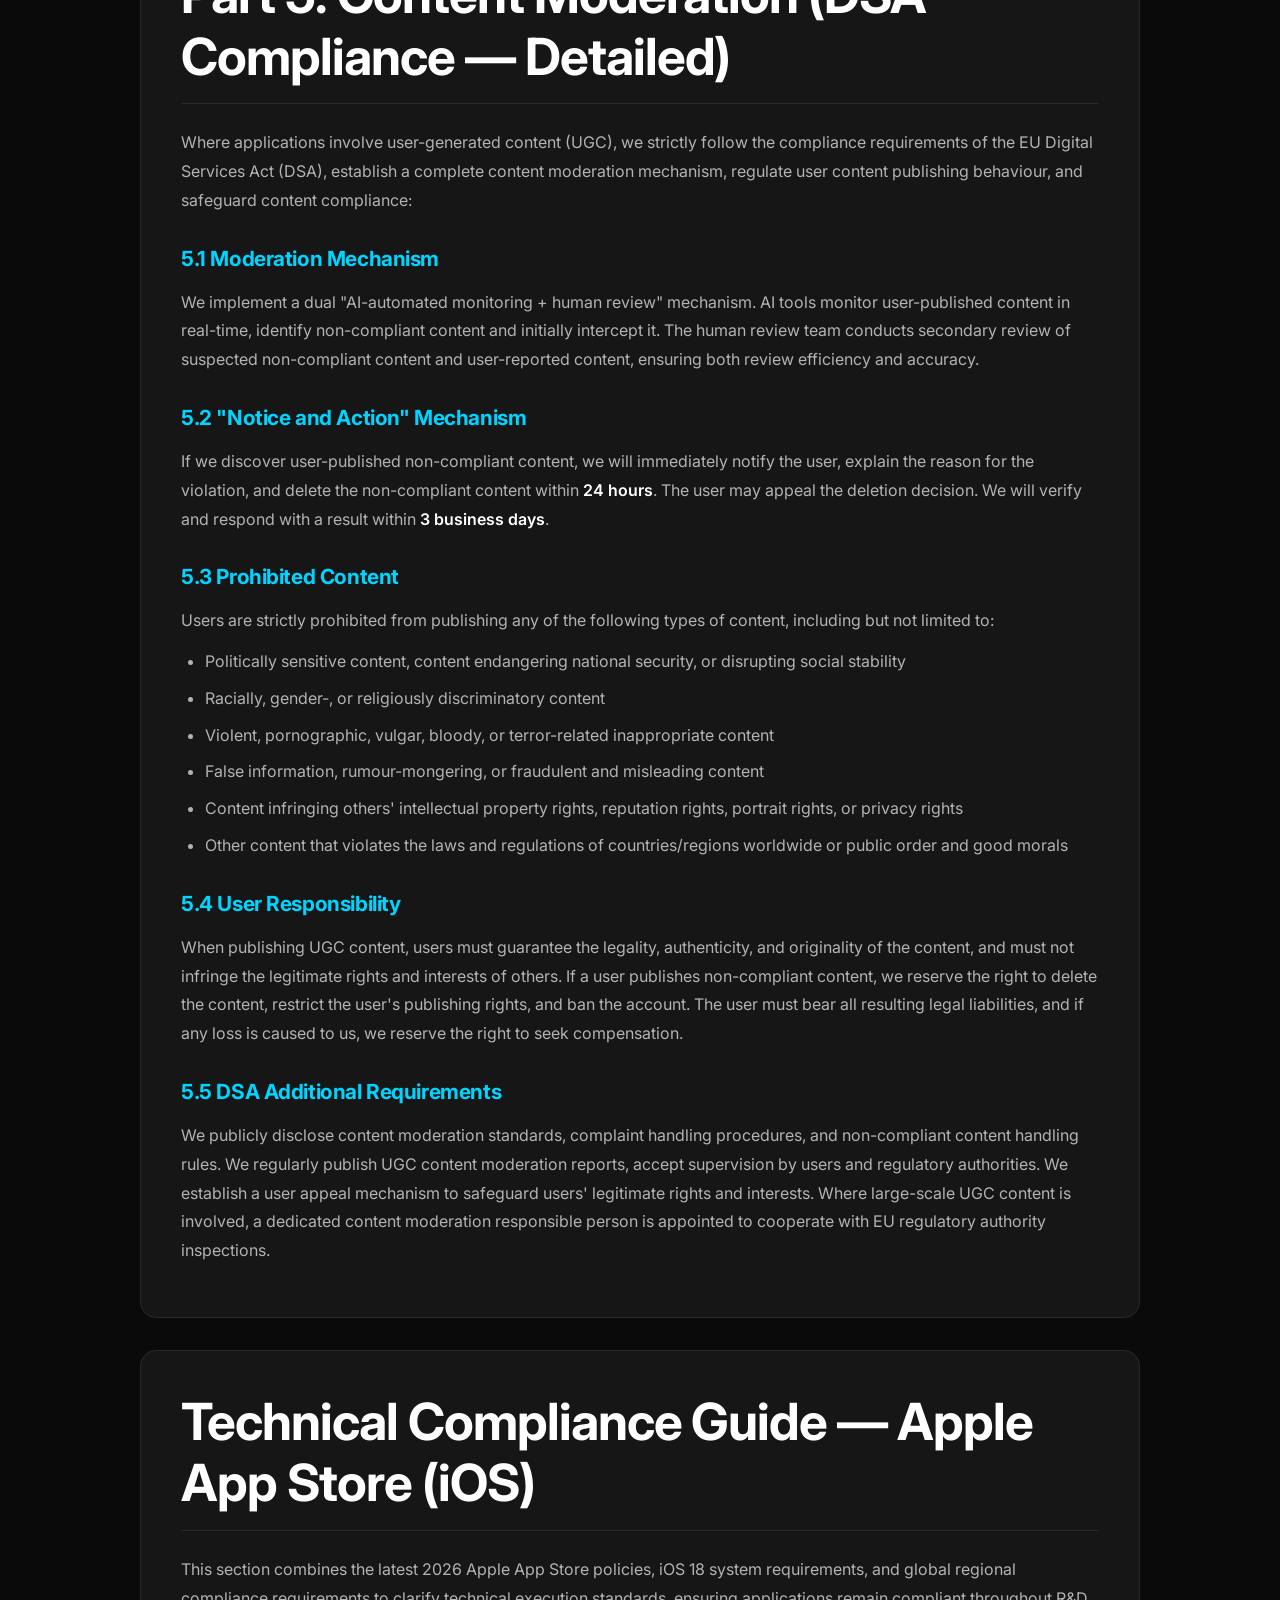
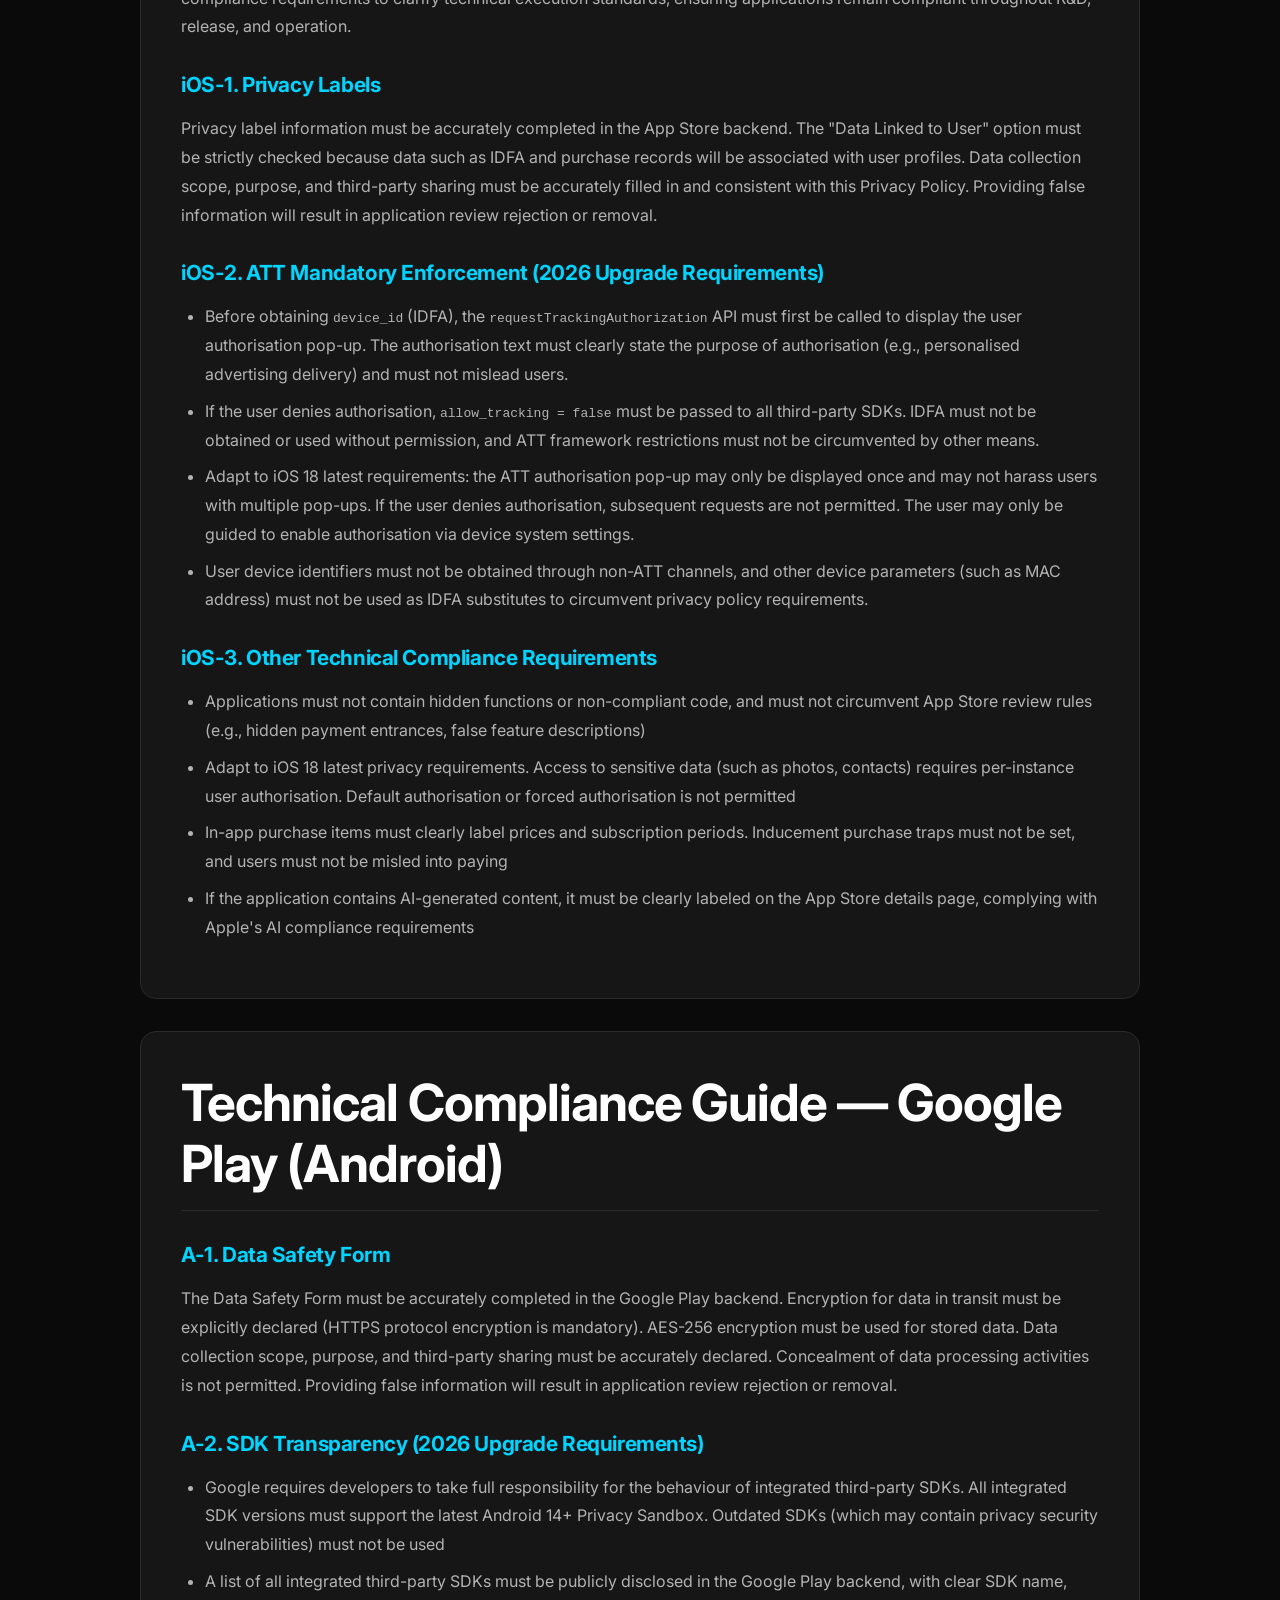
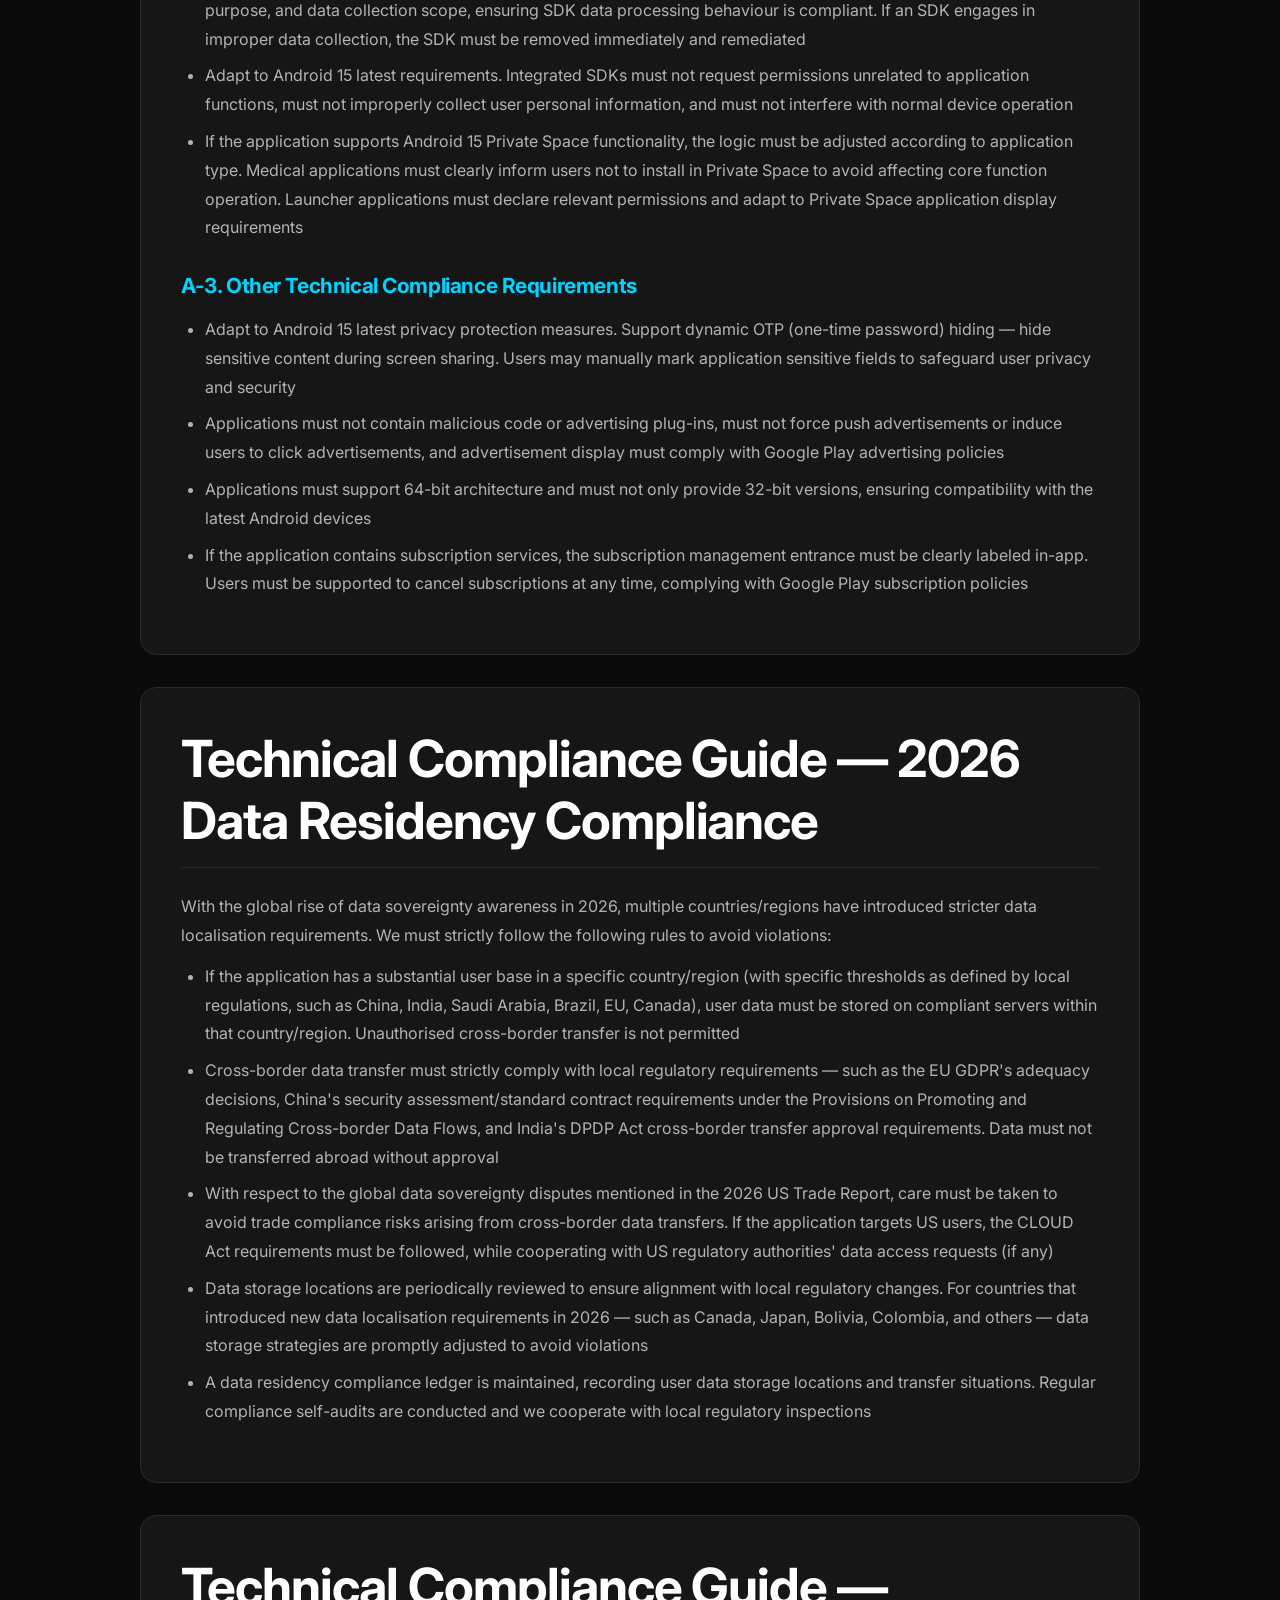
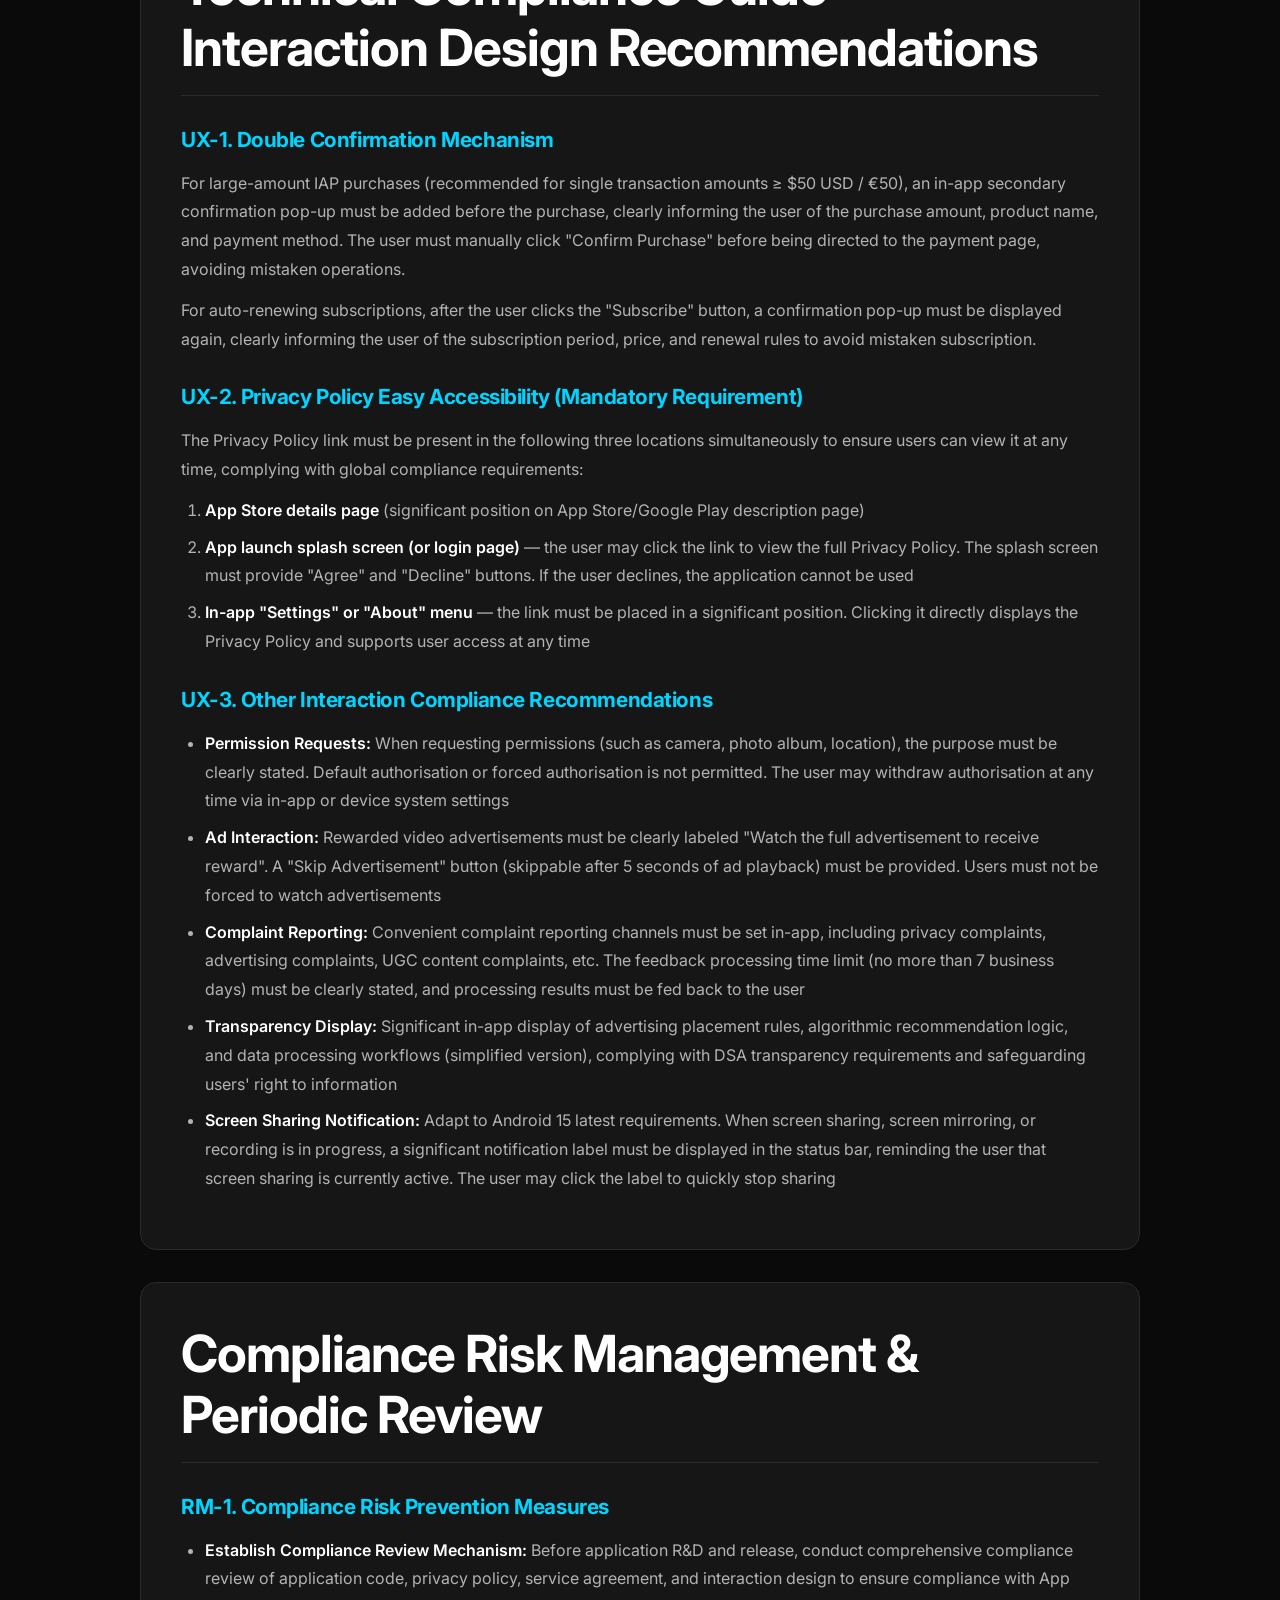
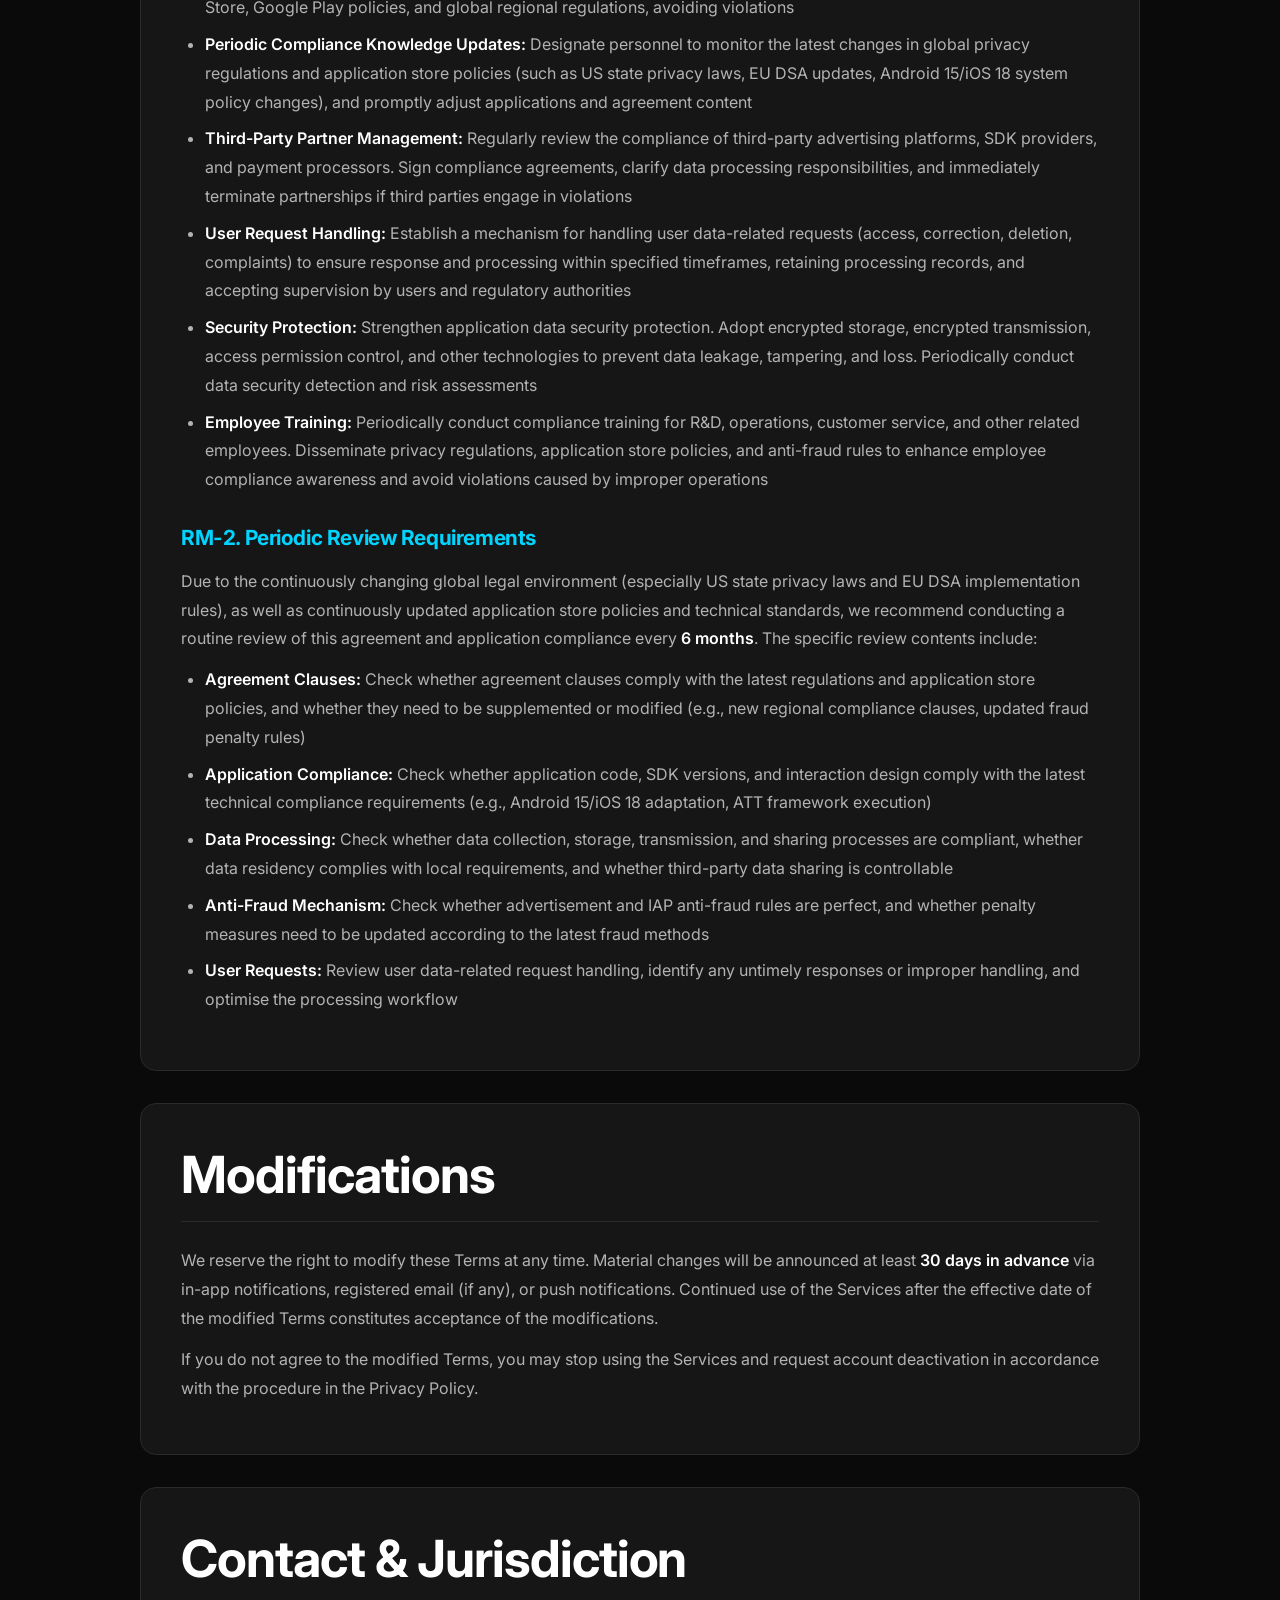
<file: terms-of-service.html>
﻿<!DOCTYPE html>
<html lang="en">
<head>
<meta charset="UTF-8">
<meta name="viewport" content="width=device-width, initial-scale=1.0">
<meta name="theme-color" content="#0a0a0a">
<title>Terms of Service & Technical Compliance Guide | ECHODATAGRIDAPEX</title>
<meta name="description" content="ECHODATAGRIDAPEX Terms of Service and 2026 Technical Compliance Guide - IAA, IAP, fraud penalties, content moderation, Apple App Store, Google Play compliance, AI Act, DSA.">
<meta name="keywords" content="ECHODATAGRIDAPEX terms, service agreement, IAA fraud, IAP refunds, App Store compliance, Google Play, AI Act, DSA">
<meta name="robots" content="index, follow">
<meta property="og:title" content="Terms of Service & Technical Compliance | ECHODATAGRIDAPEX">
<meta property="og:description" content="Comprehensive Terms of Service plus 2026 Technical Compliance Guide for Apple App Store and Google Play.">
<link rel="canonical" href="https://www.echodatagridapex.com/terms-of-service.html">
<link rel="icon" type="image/svg+xml" href="images/logo.svg">
<link rel="stylesheet" href="css/main.css">
<link rel="stylesheet" href="css/animations.css">
<link rel="stylesheet" href="css/responsive.css">
<link rel="preconnect" href="https://fonts.googleapis.com">
<link rel="preconnect" href="https://fonts.gstatic.com" crossorigin>
<link href="https://fonts.googleapis.com/css2?family=Inter:wght@400;500;600;700;800;900&family=Fira+Code:wght@400;500&display=swap" rel="stylesheet">
</head>
<body>

<div class="bg-grid"></div>
<div class="bg-glow"></div>
<div class="particles"></div>

<nav class="navbar" role="navigation" aria-label="Main navigation">
    <div class="nav-container">
        <a href="index.html" class="nav-logo" aria-label="ECHODATAGRIDAPEX Home">
            <svg viewBox="0 0 50 50" fill="none" xmlns="http://www.w3.org/2000/svg" aria-hidden="true">
                <defs><linearGradient id="navGrad" x1="0%" y1="0%" x2="100%" y2="100%"><stop offset="0%" stop-color="#00d4ff"/><stop offset="100%" stop-color="#8b5cf6"/></linearGradient></defs>
                <path d="M25 2 L46 14 L46 36 L25 48 L4 36 L4 14 Z" stroke="url(#navGrad)" stroke-width="2" fill="none" opacity="0.5"/>
                <path d="M14 14 L36 14 L36 19 L19 19 L19 24 L31 24 L31 29 L19 29 L19 34 L36 34 L36 39 L14 39 Z" fill="url(#navGrad)"/>
            </svg>
            <span>ECHODATAGRIDAPEX</span>
        </a>
        <ul class="nav-menu">
            <li><a href="index.html">Home</a></li>
            <li><a href="services.html">Services</a></li>
            <li><a href="advantages.html">Advantages</a></li>
            <li><a href="updates.html">Updates</a></li>
            <li><a href="contact.html">Contact</a></li>
        </ul>
        <button class="nav-toggle" aria-label="Toggle menu">
            <svg width="24" height="24" viewBox="0 0 24 24" fill="none" stroke="currentColor" stroke-width="2"><line x1="3" y1="6" x2="21" y2="6"/><line x1="3" y1="12" x2="21" y2="12"/><line x1="3" y1="18" x2="21" y2="18"/></svg>
        </button>
    </div>
</nav>

<!-- ============ PAGE HEADER ============ -->
<section class="page-header">
    <div class="container">
        <span class="section-tag reveal">Legal & Technical</span>
        <h1 class="reveal delay-1">Terms of Service</h1>
        <p class="reveal delay-2">
            <strong>2026 Global Compliance Edition</strong> — Effective Date: June 1, 2026.
            This document combines our Terms of Service with the 2026 Technical Compliance Execution Guide,
            covering Apple App Store (iOS 18), Google Play (Android 15), EU DSA, EU AI Act, and global regulations.
        </p>
    </div>
</section>

<!-- ============ TERMS CONTENT ============ -->
<section class="section">
    <div class="container">
        <div class="legal-content">

            <!-- TABLE OF CONTENTS -->
            <div class="legal-toc reveal">
                <h3>Document Structure</h3>
                <ul>
                    <li><a href="#overview">Overview & Acceptance</a></li>
                    <li><a href="#account">Part 1: Account Ownership & Licensing</a></li>
                    <li><a href="#iaa">Part 2: IAA Advertising & Reward Policy</a></li>
                    <li><a href="#iap">Part 3: IAP Payment, Refunds & Disputes</a></li>
                    <li><a href="#anticheat">Part 4: Anti-Cheat & Security</a></li>
                    <li><a href="#content">Part 5: Content Moderation (DSA Compliance)</a></li>
                    <li><a href="#tech-ios">Technical Guide: Apple App Store (iOS)</a></li>
                    <li><a href="#tech-android">Technical Guide: Google Play (Android)</a></li>
                    <li><a href="#data-residency-tech">Technical Guide: Data Residency</a></li>
                    <li><a href="#ux-compliance">Technical Guide: UX Compliance</a></li>
                    <li><a href="#risk-mgmt">Compliance Risk Management</a></li>
                    <li><a href="#changes">Modifications</a></li>
                    <li><a href="#contact">Contact & Jurisdiction</a></li>
                </ul>
            </div>

            <!-- OVERVIEW -->
            <div class="legal-section reveal" id="overview">
                <h2>Overview & Acceptance</h2>
                <p>
                    These Terms of Service ("Terms") govern your access to and use of the mobile applications published by
                    ECHODATAGRIDAPEX ("we," "us," or "our") on the Apple App Store and Google Play Store (collectively, the
                    "Apps"), as well as our website at echodatagridapex.com (the "Site") and any related services (collectively,
                    the "Services").
                </p>
                <p>
                    By downloading, installing, or using any of our Apps or Services, you agree to be bound by these Terms.
                    If you do not agree, you must not install or use the Apps or Services. We may modify these Terms at any
                    time as described in the "Modifications" section below.
                </p>
                <p>
                    <strong>Applicable Rules & Regulations:</strong> These Terms incorporate by reference the latest
                    Apple App Store Review Guidelines (2026), Google Play Developer Program Policies (2026), EU Digital
                    Services Act (DSA), EU AI Act, GDPR, UK-GDPR, CCPA/CPRA, all 50 US state privacy laws, Brazil LGPD,
                    India DPDP, China PIPL, Saudi Arabia PDPL, Japan APPI, South Korea PIPA, Canada PIPEDA/Quebec Law 25,
                    and other applicable regional regulations.
                </p>
            </div>

            <!-- PART 1: ACCOUNT -->
            <div class="legal-section reveal" id="account">
                <h2>Part 1: Account Ownership & Licensing</h2>

                <h3>1.1 Non-Ownership Statement</h3>
                <p>
                    After downloading and installing applications through the App Store, Google Play, or other authorised
                    channels, the user obtains only a limited, non-transferable, non-rentable, non-lendable license to use
                    the software granted by the Company. The user does <strong>not</strong> obtain legal ownership of the
                    account or any in-app virtual property (including but not limited to coins, gems, skins, levels,
                    items, premium features, etc.).
                </p>

                <h3>1.2 Account Attribution</h3>
                <p>
                    Accounts are registered and used by the user. Accurate, complete information must be provided during
                    registration (where applicable). Account ownership belongs to the Company; the user is granted only a
                    usage right. The user is responsible for safeguarding account credentials and login information. Loss
                    caused by the user's own improper operations (e.g., leaking passwords, authorising untrusted third
                    parties) resulting in account theft or virtual property loss is the user's sole responsibility.
                </p>

                <h3>1.3 Account Recovery</h3>
                <p>
                    Accounts that have remained inactive for <strong>180 consecutive days</strong> with no purchase records
                    may be deactivated by us to free server resources. Before deactivation, users will be notified at least
                    <strong>30 days in advance</strong> via in-app push, registered email (if any), or other channels.
                    Upon deactivation, all virtual property and personal data within the account will be permanently
                    deleted (except where retention is required by law), and cannot be recovered.
                </p>

                <h3>1.4 Account Use Restrictions</h3>
                <p>
                    Users must not transfer, rent, lend, or sell accounts to third parties. Accounts must not be used for
                    commercial profit or illegal activities. If we discover a user engaging in prohibited account use, we
                    reserve the right to suspend or ban the account, delete the account's virtual property, and pursue
                    appropriate legal remedies.
                </p>
            </div>

            <!-- PART 2: IAA -->
            <div class="legal-section reveal" id="iaa">
                <h2>Part 2: IAA Advertising & Reward Policy (Detailed Fraud Penalties)</h2>

                <h3>2.1 Reward Acquisition Rules</h3>
                <p>
                    Users must completely watch the rewarded video advertisement and complete any required interaction
                    (if any), and no abnormal operation may occur during playback (such as switching applications,
                    locking the screen, using plugins to skip, etc.), before the corresponding reward can be obtained.
                    Rewards will be credited immediately after the advertisement playback is complete. If the reward is
                    not credited due to network delay, advertising platform failure, or other reasons, the user may report
                    through in-app customer service channels. We will verify and process within <strong>3 business days</strong>.
                </p>

                <h3>2.2 Advertising Quality Guarantee</h3>
                <p>
                    We strictly review the advertising content provided by third-party advertising platforms and strive to
                    filter violent, pornographic, vulgar, false-propaganda, illegal, or otherwise inappropriate advertising.
                    However, advertising content is placed by third parties. If a user discovers non-compliant advertising,
                    they may submit evidence through the in-app "Advertising Complaint" channel. We will verify within
                    <strong>24 hours</strong>, block or delete the non-compliant advertisement, and pursue the
                    third-party advertising platform's responsibility.
                </p>

                <h3>2.3 Advertising Fraud — Definition & Penalty Rules (Detailed)</h3>
                <h4>Scope of Definition:</h4>
                <p>Any of the following means of obtaining advertising rewards, evading advertising playback, or interfering with advertising statistics is considered advertising fraud:</p>
                <ul>
                    <li>Using plugins, scripts, cracking tools, etc. to skip advertisements, accelerate advertisement playback, or simulate advertisement watching behaviour</li>
                    <li>Batch watching advertisements through multiple accounts or multiple devices, obtaining rewards and then reselling or monetising them</li>
                    <li>Modifying device parameters (such as device ID, IP address) or using VPN/proxy tools to switch regions for batch advertisement watching</li>
                    <li>Frequent switching of applications, locking the screen, or restarting the device during advertisement playback to evade the requirement of complete viewing</li>
                    <li>Exploiting advertising platform vulnerabilities to falsely trigger advertisement displays or clicks to defraud advertising revenue</li>
                    <li>Other fraudulent behaviours that interfere with normal advertisement playback and statistics</li>
                </ul>

                <h4>Penalty Rules:</h4>
                <ul>
                    <li><strong>First Violation:</strong> Warn the user, clear the current unused advertising rewards of the account, restrict advertisement watching rights for <strong>7 days</strong></li>
                    <li><strong>Second Violation:</strong> Ban the account's advertising watching rights for <strong>30 days</strong>, clear all advertising rewards in the account, record device violation information</li>
                    <li><strong>Third or Subsequent Violations:</strong> Permanently ban the account's advertising watching rights, ban the related device's right to use the application, list on the platform blacklist, while reserving the right to pursue the user's legal liability and recover advertising losses</li>
                    <li><strong>Serious Circumstances</strong> (such as batch fraud, malicious interference with the advertising ecosystem): Permanently ban the account and related devices, report to the App Store/Google Play and other application stores, assist the platform to take further punitive measures, while pursuing the user's civil compensation liability. If a crime is involved, the case is transferred to judicial authorities.</li>
                </ul>
            </div>

            <!-- PART 3: IAP -->
            <div class="legal-section reveal" id="iap">
                <h2>Part 3: IAP Payment, Refunds & Disputes (Detailed Fraud Penalties)</h2>

                <h3>3.1 Final Price Statement</h3>
                <p>
                    For virtual goods and value-added services purchased by the user in-app, the displayed price includes
                    the price of the goods themselves, application store platform commissions (officially charged by
                    Apple/Google), and any applicable VAT, tariffs, or other related taxes. The final payment price is
                    subject to the application store payment page display. Price adjustments will be notified to the user
                    at least <strong>7 days in advance</strong> via in-app announcements, push notifications, etc.
                </p>

                <h3>3.2 Payment Rules</h3>
                <p>
                    Payment operations are completed through the App Store/Google Play official payment channels. We do not
                    directly collect any payment from the user, and do not store any user payment information. After
                    successful payment, virtual goods or value-added services will be credited to the account instantly,
                    and the user may view order details in the in-app "My Orders" section.
                </p>

                <h3>3.3 Refund Restrictions</h3>
                <p>
                    Due to the instant and non-refundable nature of virtual goods and value-added services, once the user
                    has purchased and used them (such as consumed coins, unlocked features), refunds are generally not
                    supported in principle.
                </p>

                <h4>Special Circumstances Eligible for Refund (Supporting Documentation Required):</h4>
                <ul>
                    <li>Payment is successful but the virtual goods or value-added services are not credited, and the issue is verified to be caused by our technical fault</li>
                    <li>Minors mistakenly purchase without guardian consent — guardians may provide relevant proof (such as minor's identification documents, payment records) and apply for a refund via the application store or to us</li>
                    <li>The application has a major fault causing the user unable to use the purchased value-added services, and the fault cannot be fixed within <strong>7 business days</strong></li>
                </ul>

                <h4>Refund Process:</h4>
                <p>
                    Users must submit refund applications through the App Store/Google Play official refund channels or
                    in-app customer service channels, providing relevant proof. We will verify within
                    <strong>3 business days</strong>, cooperate with the application store to complete the refund
                    processing, and the refund arrival time is subject to the application store's official regulations.
                </p>

                <h3>3.4 IAP Fraud — Definition & Penalty Rules (Detailed)</h3>
                <h4>Scope of Definition:</h4>
                <p>Any of the following means of obtaining in-app virtual goods or value-added services, evading payment, or defrauding refunds is considered IAP fraud:</p>
                <ul>
                    <li><strong>Malicious Refund:</strong> Exploiting application store refund policy loopholes to purchase virtual goods, use them, and then apply for refund without returning the used virtual goods</li>
                    <li><strong>Cracking Payment Process:</strong> Bypassing official payment channels through plugins, scripts, cracked application versions, etc., to obtain virtual goods or value-added services</li>
                    <li><strong>Falsifying Payment Records:</strong> Forging orders or payment receipts to defraud virtual goods or value-added services</li>
                    <li><strong>Using Stolen Payment Methods:</strong> Using stolen bank cards or payment accounts to make purchases, or redeeming virtual goods through illegally obtained redemption codes</li>
                    <li><strong>Region Arbitrage:</strong> Using VPN/proxy tools to switch to low-price regions to purchase virtual goods and evade normal pricing</li>
                    <li><strong>Batch Registration Abuse:</strong> Batch registration of accounts to exploit application store new user promotions or discount activities for malicious purchase and resale/monetisation of virtual goods</li>
                    <li>Other fraudulent behaviours evading payment or defrauding virtual goods or refunds</li>
                </ul>

                <h4>Penalty Rules:</h4>
                <ul>
                    <li><strong>First Violation:</strong> Warn the user, recover virtual goods obtained through fraud in the account, restrict in-app purchase rights for <strong>15 days</strong></li>
                    <li><strong>Second Violation:</strong> Ban the account's in-app purchase rights for <strong>90 days</strong>, clear all virtual goods in the account, record device violation information, list on the platform blacklist</li>
                    <li><strong>Third or Subsequent Violations:</strong> Permanently ban the account and related devices, prohibit use of the application and related services, report to the application store and assist the platform to take further punitive measures (such as banning accounts, restricting device download)</li>
                    <li><strong>Serious Circumstances</strong> (such as batch fraud, malicious stolen-card fraud, causing major economic loss): Permanently ban the account and related devices, pursue the user's civil compensation liability. If a crime is involved, the case is transferred to judicial authorities. We also reserve the right to report to application stores and payment institutions and assist relevant institutions in pursuing the user's liability.</li>
                </ul>

                <h3>3.5 Unauthorised Transaction Handling</h3>
                <p>
                    In the event of unauthorised transactions caused by minor misuse or account theft, the user (or
                    guardian) must promptly contact Apple/Google official support, while also notifying us and providing
                    relevant proof (such as minor's identification documents, account theft proof, payment records). We will
                    cooperate with the application store to verify and process, and assist the user in applying for a
                    refund (subject to refund conditions).
                </p>
            </div>

            <!-- PART 4: ANTICHEAT -->
            <div class="legal-section reveal" id="anticheat">
                <h2>Part 4: Anti-Cheat & Security Agreement (Detailed)</h2>
                <p>
                    To safeguard the normal operation of our applications, protect the legitimate rights and interests of
                    users and us, the following cheating and violation behaviours are strictly prohibited. If violations are
                    discovered, we will take corresponding penalty measures according to the severity of the situation. In
                    serious cases, we will pursue legal liability.
                </p>
                <ul>
                    <li>Using VPN, proxy tools, or other means to bypass regional restrictions or price differences for cross-regional purchases or advertisement watching</li>
                    <li>Using any automated script, simulator, plug-in, cracked application, plugin, or other tools to interfere with normal operation, tamper with application data, or obtain improper benefits</li>
                    <li>Capturing or modifying packets of application communication protocols, forging data, or interfering with statistics, payment, advertising, or other core functions</li>
                    <li>Batch registering accounts, maliciously inflating volume or scores, interfering with application rankings or rating systems, or disrupting the application ecosystem</li>
                    <li>Stealing others' accounts or virtual property, or leaking others' account information or personal data</li>
                    <li>Modifying device parameters (such as device ID, IMEI, MAC address) to evade violation penalties or repeatedly obtain rewards</li>
                    <li>Spreading application cracking methods or cheating tools, inciting others to engage in cheating</li>
                    <li>Other violations or cheating behaviours that interfere with normal application operation or infringe the legitimate rights and interests of users or us</li>
                </ul>

                <h3>4.1 Penalty Measures</h3>
                <p>
                    Based on the severity of violations, we may take measures including but not limited to: warning,
                    restriction of functions, account ban, device ban, blacklisting, etc. For serious violations, we will
                    pursue civil compensation liability. If a crime is involved, the case is transferred to judicial authorities.
                    We also reserve the right to delete relevant data of violating users and terminate service provision
                    without bearing any compensation liability.
                </p>
            </div>

            <!-- PART 5: CONTENT MODERATION -->
            <div class="legal-section reveal" id="content">
                <h2>Part 5: Content Moderation (DSA Compliance — Detailed)</h2>
                <p>
                    Where applications involve user-generated content (UGC), we strictly follow the compliance
                    requirements of the EU Digital Services Act (DSA), establish a complete content moderation mechanism,
                    regulate user content publishing behaviour, and safeguard content compliance:
                </p>

                <h3>5.1 Moderation Mechanism</h3>
                <p>
                    We implement a dual "AI-automated monitoring + human review" mechanism. AI tools monitor user-published
                    content in real-time, identify non-compliant content and initially intercept it. The human review team
                    conducts secondary review of suspected non-compliant content and user-reported content, ensuring both
                    review efficiency and accuracy.
                </p>

                <h3>5.2 "Notice and Action" Mechanism</h3>
                <p>
                    If we discover user-published non-compliant content, we will immediately notify the user, explain the
                    reason for the violation, and delete the non-compliant content within <strong>24 hours</strong>. The
                    user may appeal the deletion decision. We will verify and respond with a result within
                    <strong>3 business days</strong>.
                </p>

                <h3>5.3 Prohibited Content</h3>
                <p>Users are strictly prohibited from publishing any of the following types of content, including but not limited to:</p>
                <ul>
                    <li>Politically sensitive content, content endangering national security, or disrupting social stability</li>
                    <li>Racially, gender-, or religiously discriminatory content</li>
                    <li>Violent, pornographic, vulgar, bloody, or terror-related inappropriate content</li>
                    <li>False information, rumour-mongering, or fraudulent and misleading content</li>
                    <li>Content infringing others' intellectual property rights, reputation rights, portrait rights, or privacy rights</li>
                    <li>Other content that violates the laws and regulations of countries/regions worldwide or public order and good morals</li>
                </ul>

                <h3>5.4 User Responsibility</h3>
                <p>
                    When publishing UGC content, users must guarantee the legality, authenticity, and originality of the
                    content, and must not infringe the legitimate rights and interests of others. If a user publishes
                    non-compliant content, we reserve the right to delete the content, restrict the user's publishing
                    rights, and ban the account. The user must bear all resulting legal liabilities, and if any loss is
                    caused to us, we reserve the right to seek compensation.
                </p>

                <h3>5.5 DSA Additional Requirements</h3>
                <p>
                    We publicly disclose content moderation standards, complaint handling procedures, and non-compliant
                    content handling rules. We regularly publish UGC content moderation reports, accept supervision by
                    users and regulatory authorities. We establish a user appeal mechanism to safeguard users' legitimate
                    rights and interests. Where large-scale UGC content is involved, a dedicated content moderation
                    responsible person is appointed to cooperate with EU regulatory authority inspections.
                </p>
            </div>

            <!-- TECHNICAL GUIDE: iOS -->
            <div class="legal-section reveal" id="tech-ios">
                <h2>Technical Compliance Guide — Apple App Store (iOS)</h2>
                <p>
                    This section combines the latest 2026 Apple App Store policies, iOS 18 system requirements, and global
                    regional compliance requirements to clarify technical execution standards, ensuring applications remain
                    compliant throughout R&D, release, and operation.
                </p>

                <h3>iOS-1. Privacy Labels</h3>
                <p>
                    Privacy label information must be accurately completed in the App Store backend. The "Data Linked to User"
                    option must be strictly checked because data such as IDFA and purchase records will be associated with
                    user profiles. Data collection scope, purpose, and third-party sharing must be accurately filled in
                    and consistent with this Privacy Policy. Providing false information will result in application review
                    rejection or removal.
                </p>

                <h3>iOS-2. ATT Mandatory Enforcement (2026 Upgrade Requirements)</h3>
                <ul>
                    <li>Before obtaining <code>device_id</code> (IDFA), the <code>requestTrackingAuthorization</code> API must first be called to display the user authorisation pop-up. The authorisation text must clearly state the purpose of authorisation (e.g., personalised advertising delivery) and must not mislead users.</li>
                    <li>If the user denies authorisation, <code>allow_tracking = false</code> must be passed to all third-party SDKs. IDFA must not be obtained or used without permission, and ATT framework restrictions must not be circumvented by other means.</li>
                    <li>Adapt to iOS 18 latest requirements: the ATT authorisation pop-up may only be displayed once and may not harass users with multiple pop-ups. If the user denies authorisation, subsequent requests are not permitted. The user may only be guided to enable authorisation via device system settings.</li>
                    <li>User device identifiers must not be obtained through non-ATT channels, and other device parameters (such as MAC address) must not be used as IDFA substitutes to circumvent privacy policy requirements.</li>
                </ul>

                <h3>iOS-3. Other Technical Compliance Requirements</h3>
                <ul>
                    <li>Applications must not contain hidden functions or non-compliant code, and must not circumvent App Store review rules (e.g., hidden payment entrances, false feature descriptions)</li>
                    <li>Adapt to iOS 18 latest privacy requirements. Access to sensitive data (such as photos, contacts) requires per-instance user authorisation. Default authorisation or forced authorisation is not permitted</li>
                    <li>In-app purchase items must clearly label prices and subscription periods. Inducement purchase traps must not be set, and users must not be misled into paying</li>
                    <li>If the application contains AI-generated content, it must be clearly labeled on the App Store details page, complying with Apple's AI compliance requirements</li>
                </ul>
            </div>

            <!-- TECHNICAL GUIDE: ANDROID -->
            <div class="legal-section reveal" id="tech-android">
                <h2>Technical Compliance Guide — Google Play (Android)</h2>

                <h3>A-1. Data Safety Form</h3>
                <p>
                    The Data Safety Form must be accurately completed in the Google Play backend. Encryption for data in
                    transit must be explicitly declared (HTTPS protocol encryption is mandatory). AES-256 encryption must be
                    used for stored data. Data collection scope, purpose, and third-party sharing must be accurately
                    declared. Concealment of data processing activities is not permitted. Providing false information will
                    result in application review rejection or removal.
                </p>

                <h3>A-2. SDK Transparency (2026 Upgrade Requirements)</h3>
                <ul>
                    <li>Google requires developers to take full responsibility for the behaviour of integrated third-party SDKs. All integrated SDK versions must support the latest Android 14+ Privacy Sandbox. Outdated SDKs (which may contain privacy security vulnerabilities) must not be used</li>
                    <li>A list of all integrated third-party SDKs must be publicly disclosed in the Google Play backend, with clear SDK name, purpose, and data collection scope, ensuring SDK data processing behaviour is compliant. If an SDK engages in improper data collection, the SDK must be removed immediately and remediated</li>
                    <li>Adapt to Android 15 latest requirements. Integrated SDKs must not request permissions unrelated to application functions, must not improperly collect user personal information, and must not interfere with normal device operation</li>
                    <li>If the application supports Android 15 Private Space functionality, the logic must be adjusted according to application type. Medical applications must clearly inform users not to install in Private Space to avoid affecting core function operation. Launcher applications must declare relevant permissions and adapt to Private Space application display requirements</li>
                </ul>

                <h3>A-3. Other Technical Compliance Requirements</h3>
                <ul>
                    <li>Adapt to Android 15 latest privacy protection measures. Support dynamic OTP (one-time password) hiding — hide sensitive content during screen sharing. Users may manually mark application sensitive fields to safeguard user privacy and security</li>
                    <li>Applications must not contain malicious code or advertising plug-ins, must not force push advertisements or induce users to click advertisements, and advertisement display must comply with Google Play advertising policies</li>
                    <li>Applications must support 64-bit architecture and must not only provide 32-bit versions, ensuring compatibility with the latest Android devices</li>
                    <li>If the application contains subscription services, the subscription management entrance must be clearly labeled in-app. Users must be supported to cancel subscriptions at any time, complying with Google Play subscription policies</li>
                </ul>
            </div>

            <!-- TECHNICAL GUIDE: DATA RESIDENCY -->
            <div class="legal-section reveal" id="data-residency-tech">
                <h2>Technical Compliance Guide — 2026 Data Residency Compliance</h2>
                <p>
                    With the global rise of data sovereignty awareness in 2026, multiple countries/regions have introduced
                    stricter data localisation requirements. We must strictly follow the following rules to avoid violations:
                </p>
                <ul>
                    <li>If the application has a substantial user base in a specific country/region (with specific thresholds as defined by local regulations, such as China, India, Saudi Arabia, Brazil, EU, Canada), user data must be stored on compliant servers within that country/region. Unauthorised cross-border transfer is not permitted</li>
                    <li>Cross-border data transfer must strictly comply with local regulatory requirements — such as the EU GDPR's adequacy decisions, China's security assessment/standard contract requirements under the Provisions on Promoting and Regulating Cross-border Data Flows, and India's DPDP Act cross-border transfer approval requirements. Data must not be transferred abroad without approval</li>
                    <li>With respect to the global data sovereignty disputes mentioned in the 2026 US Trade Report, care must be taken to avoid trade compliance risks arising from cross-border data transfers. If the application targets US users, the CLOUD Act requirements must be followed, while cooperating with US regulatory authorities' data access requests (if any)</li>
                    <li>Data storage locations are periodically reviewed to ensure alignment with local regulatory changes. For countries that introduced new data localisation requirements in 2026 — such as Canada, Japan, Bolivia, Colombia, and others — data storage strategies are promptly adjusted to avoid violations</li>
                    <li>A data residency compliance ledger is maintained, recording user data storage locations and transfer situations. Regular compliance self-audits are conducted and we cooperate with local regulatory inspections</li>
                </ul>
            </div>

            <!-- UX COMPLIANCE -->
            <div class="legal-section reveal" id="ux-compliance">
                <h2>Technical Compliance Guide — Interaction Design Recommendations</h2>

                <h3>UX-1. Double Confirmation Mechanism</h3>
                <p>
                    For large-amount IAP purchases (recommended for single transaction amounts ≥ $50 USD / €50), an
                    in-app secondary confirmation pop-up must be added before the purchase, clearly informing the user of
                    the purchase amount, product name, and payment method. The user must manually click "Confirm Purchase"
                    before being directed to the payment page, avoiding mistaken operations.
                </p>
                <p>
                    For auto-renewing subscriptions, after the user clicks the "Subscribe" button, a confirmation pop-up
                    must be displayed again, clearly informing the user of the subscription period, price, and renewal
                    rules to avoid mistaken subscription.
                </p>

                <h3>UX-2. Privacy Policy Easy Accessibility (Mandatory Requirement)</h3>
                <p>
                    The Privacy Policy link must be present in the following three locations simultaneously to ensure users
                    can view it at any time, complying with global compliance requirements:
                </p>
                <ol>
                    <li><strong>App Store details page</strong> (significant position on App Store/Google Play description page)</li>
                    <li><strong>App launch splash screen (or login page)</strong> — the user may click the link to view the full Privacy Policy. The splash screen must provide "Agree" and "Decline" buttons. If the user declines, the application cannot be used</li>
                    <li><strong>In-app "Settings" or "About" menu</strong> — the link must be placed in a significant position. Clicking it directly displays the Privacy Policy and supports user access at any time</li>
                </ol>

                <h3>UX-3. Other Interaction Compliance Recommendations</h3>
                <ul>
                    <li><strong>Permission Requests:</strong> When requesting permissions (such as camera, photo album, location), the purpose must be clearly stated. Default authorisation or forced authorisation is not permitted. The user may withdraw authorisation at any time via in-app or device system settings</li>
                    <li><strong>Ad Interaction:</strong> Rewarded video advertisements must be clearly labeled "Watch the full advertisement to receive reward". A "Skip Advertisement" button (skippable after 5 seconds of ad playback) must be provided. Users must not be forced to watch advertisements</li>
                    <li><strong>Complaint Reporting:</strong> Convenient complaint reporting channels must be set in-app, including privacy complaints, advertising complaints, UGC content complaints, etc. The feedback processing time limit (no more than 7 business days) must be clearly stated, and processing results must be fed back to the user</li>
                    <li><strong>Transparency Display:</strong> Significant in-app display of advertising placement rules, algorithmic recommendation logic, and data processing workflows (simplified version), complying with DSA transparency requirements and safeguarding users' right to information</li>
                    <li><strong>Screen Sharing Notification:</strong> Adapt to Android 15 latest requirements. When screen sharing, screen mirroring, or recording is in progress, a significant notification label must be displayed in the status bar, reminding the user that screen sharing is currently active. The user may click the label to quickly stop sharing</li>
                </ul>
            </div>

            <!-- RISK MANAGEMENT -->
            <div class="legal-section reveal" id="risk-mgmt">
                <h2>Compliance Risk Management & Periodic Review</h2>

                <h3>RM-1. Compliance Risk Prevention Measures</h3>
                <ul>
                    <li><strong>Establish Compliance Review Mechanism:</strong> Before application R&D and release, conduct comprehensive compliance review of application code, privacy policy, service agreement, and interaction design to ensure compliance with App Store, Google Play policies, and global regional regulations, avoiding violations</li>
                    <li><strong>Periodic Compliance Knowledge Updates:</strong> Designate personnel to monitor the latest changes in global privacy regulations and application store policies (such as US state privacy laws, EU DSA updates, Android 15/iOS 18 system policy changes), and promptly adjust applications and agreement content</li>
                    <li><strong>Third-Party Partner Management:</strong> Regularly review the compliance of third-party advertising platforms, SDK providers, and payment processors. Sign compliance agreements, clarify data processing responsibilities, and immediately terminate partnerships if third parties engage in violations</li>
                    <li><strong>User Request Handling:</strong> Establish a mechanism for handling user data-related requests (access, correction, deletion, complaints) to ensure response and processing within specified timeframes, retaining processing records, and accepting supervision by users and regulatory authorities</li>
                    <li><strong>Security Protection:</strong> Strengthen application data security protection. Adopt encrypted storage, encrypted transmission, access permission control, and other technologies to prevent data leakage, tampering, and loss. Periodically conduct data security detection and risk assessments</li>
                    <li><strong>Employee Training:</strong> Periodically conduct compliance training for R&D, operations, customer service, and other related employees. Disseminate privacy regulations, application store policies, and anti-fraud rules to enhance employee compliance awareness and avoid violations caused by improper operations</li>
                </ul>

                <h3>RM-2. Periodic Review Requirements</h3>
                <p>
                    Due to the continuously changing global legal environment (especially US state privacy laws and EU DSA
                    implementation rules), as well as continuously updated application store policies and technical
                    standards, we recommend conducting a routine review of this agreement and application compliance every
                    <strong>6 months</strong>. The specific review contents include:
                </p>
                <ul>
                    <li><strong>Agreement Clauses:</strong> Check whether agreement clauses comply with the latest regulations and application store policies, and whether they need to be supplemented or modified (e.g., new regional compliance clauses, updated fraud penalty rules)</li>
                    <li><strong>Application Compliance:</strong> Check whether application code, SDK versions, and interaction design comply with the latest technical compliance requirements (e.g., Android 15/iOS 18 adaptation, ATT framework execution)</li>
                    <li><strong>Data Processing:</strong> Check whether data collection, storage, transmission, and sharing processes are compliant, whether data residency complies with local requirements, and whether third-party data sharing is controllable</li>
                    <li><strong>Anti-Fraud Mechanism:</strong> Check whether advertisement and IAP anti-fraud rules are perfect, and whether penalty measures need to be updated according to the latest fraud methods</li>
                    <li><strong>User Requests:</strong> Review user data-related request handling, identify any untimely responses or improper handling, and optimise the processing workflow</li>
                </ul>
            </div>

            <!-- MODIFICATIONS -->
            <div class="legal-section reveal" id="changes">
                <h2>Modifications</h2>
                <p>
                    We reserve the right to modify these Terms at any time. Material changes will be announced at least
                    <strong>30 days in advance</strong> via in-app notifications, registered email (if any), or push
                    notifications. Continued use of the Services after the effective date of the modified Terms constitutes
                    acceptance of the modifications.
                </p>
                <p>
                    If you do not agree to the modified Terms, you may stop using the Services and request account
                    deactivation in accordance with the procedure in the Privacy Policy.
                </p>
            </div>

            <!-- CONTACT -->
            <div class="legal-section reveal" id="contact">
                <h2>Contact & Jurisdiction</h2>
                <p>
                    These Terms are governed by the laws of England and Wales. Any disputes arising from or in connection
                    with these Terms shall be subject to the exclusive jurisdiction of the courts of England and Wales,
                    without prejudice to mandatory consumer protection laws of your habitual residence.
                </p>

                <h3>Contact Channels</h3>
                <ul>
                    <li><strong>Email (Legal/Compliance):</strong> contact@echodatagridapex.com</li>
                    <li><strong>Email (Privacy/Data):</strong> contact@echodatagridapex.com</li>
                    <li><strong>Email (General Support):</strong> support@echodatagridapex.com</li>
                    <li><strong>Email (Security/Vulnerabilities):</strong> contact@echodatagridapex.com</li>
                    <li><strong>Email (Business/Partnerships):</strong> contact@echodatagridapex.com</li>
                    <li><strong>Postal Address:</strong> ECHODATAGRIDAPEX, St John's Innovation Centre, Cambridge, United Kingdom</li>
                </ul>

                <h3>Severability</h3>
                <p>
                    If any provision of these Terms is held to be invalid or unenforceable, that provision shall be
                    enforced to the maximum extent permitted by law, and the remaining provisions shall remain in full
                    force and effect.
                </p>

                <h3>Entire Agreement</h3>
                <p>
                    These Terms, together with our Privacy Policy and any specific agreement you sign with us, constitute
                    the entire agreement between you and ECHODATAGRIDAPEX regarding the use of the Services, and supersede
                    all prior agreements, communications, and proposals (whether oral or written) on the same subject matter.
                </p>

                <p style="margin-top: 32px; padding: 24px; background: var(--secondary-bg); border-radius: 12px; border-left: 4px solid var(--accent-cyan);">
                    <strong>Document Version:</strong> 2026.1 — Terms of Service + Technical Compliance Deep-Enhancement Edition<br>
                    <strong>Effective Date:</strong> June 1, 2026<br>
                    <strong>Last Reviewed:</strong> June 2026<br>
                    <strong>Next Scheduled Review:</strong> December 2026<br>
                    <strong>Governing Law:</strong> England and Wales<br>
                    <strong>Document Owner:</strong> ECHODATAGRIDAPEX Legal & Engineering Team
                </p>
            </div>

        </div>
    </div>
</section>

<!-- ============ FOOTER ============ -->
<footer class="footer">
    <div class="container">
        <div class="footer-grid">
            <div class="footer-brand">
                <div class="nav-logo" style="margin-bottom: 16px;">
                    <svg viewBox="0 0 50 50" fill="none" xmlns="http://www.w3.org/2000/svg" width="40" height="40">
                        <defs><linearGradient id="footerGrad" x1="0%" y1="0%" x2="100%" y2="100%"><stop offset="0%" stop-color="#00d4ff"/><stop offset="100%" stop-color="#8b5cf6"/></linearGradient></defs>
                        <path d="M25 2 L46 14 L46 36 L25 48 L4 36 L4 14 Z" stroke="url(#footerGrad)" stroke-width="2" fill="none" opacity="0.5"/>
                        <path d="M14 14 L36 14 L36 19 L19 19 L19 24 L31 24 L31 29 L19 29 L19 34 L36 34 L36 39 L14 39 Z" fill="url(#footerGrad)"/>
                    </svg>
                    <span style="font-size: 1.15rem;">ECHODATAGRIDAPEX</span>
                </div>
                <p>UK-based R&D studio building minimalist, privacy-first digital products with immersive interactive design.</p>
            </div>
            <div class="footer-col">
                <h5>Company</h5>
                <ul>
                    <li><a href="index.html">Home</a></li>
                    <li><a href="services.html">Services</a></li>
                    <li><a href="advantages.html">Advantages</a></li>
                    <li><a href="updates.html">Updates</a></li>
                    <li><a href="contact.html">Contact</a></li>
                </ul>
            </div>
            <div class="footer-col">
                <h5>Resources</h5>
                <ul>
                    <li><a href="privacy-policy.html">Privacy Policy</a></li>
                    <li><a href="terms-of-service.html">Terms of Service</a></li>
                    <li><a href="privacy-policy.html#data-residency">Data Residency</a></li>
                    <li><a href="privacy-policy.html#ai-content">AI Content Policy</a></li>
                </ul>
            </div>
            <div class="footer-col">
                <h5>Contact</h5>
                <ul>
                    <li><a href="mailto:support@echodatagridapex.com">support@echodatagridapex.com</a></li>
                    <li><a href="mailto:contact@echodatagridapex.com">contact@echodatagridapex.com</a></li>
                    <li><a href="#">St John's Innovation Centre</a></li>
                    <li><a href="#">United Kingdom</a></li>
                </ul>
            </div>
        </div>
        <div class="footer-bottom">
            <p>&copy; 2026 ECHODATAGRIDAPEX. All rights reserved. Registered in England and Wales.</p>
            <div class="footer-legal">
                <a href="privacy-policy.html">Privacy Policy</a>
                <a href="terms-of-service.html">Terms of Service</a>
                <a href="privacy-policy.html#cookies">Cookies</a>
                <a href="privacy-policy.html#dpa">DPA</a>
            </div>
        </div>
    </div>
</footer>

<script src="js/main.js"></script>
<script src="js/interactions.js"></script>
</body>
</html>
</file>
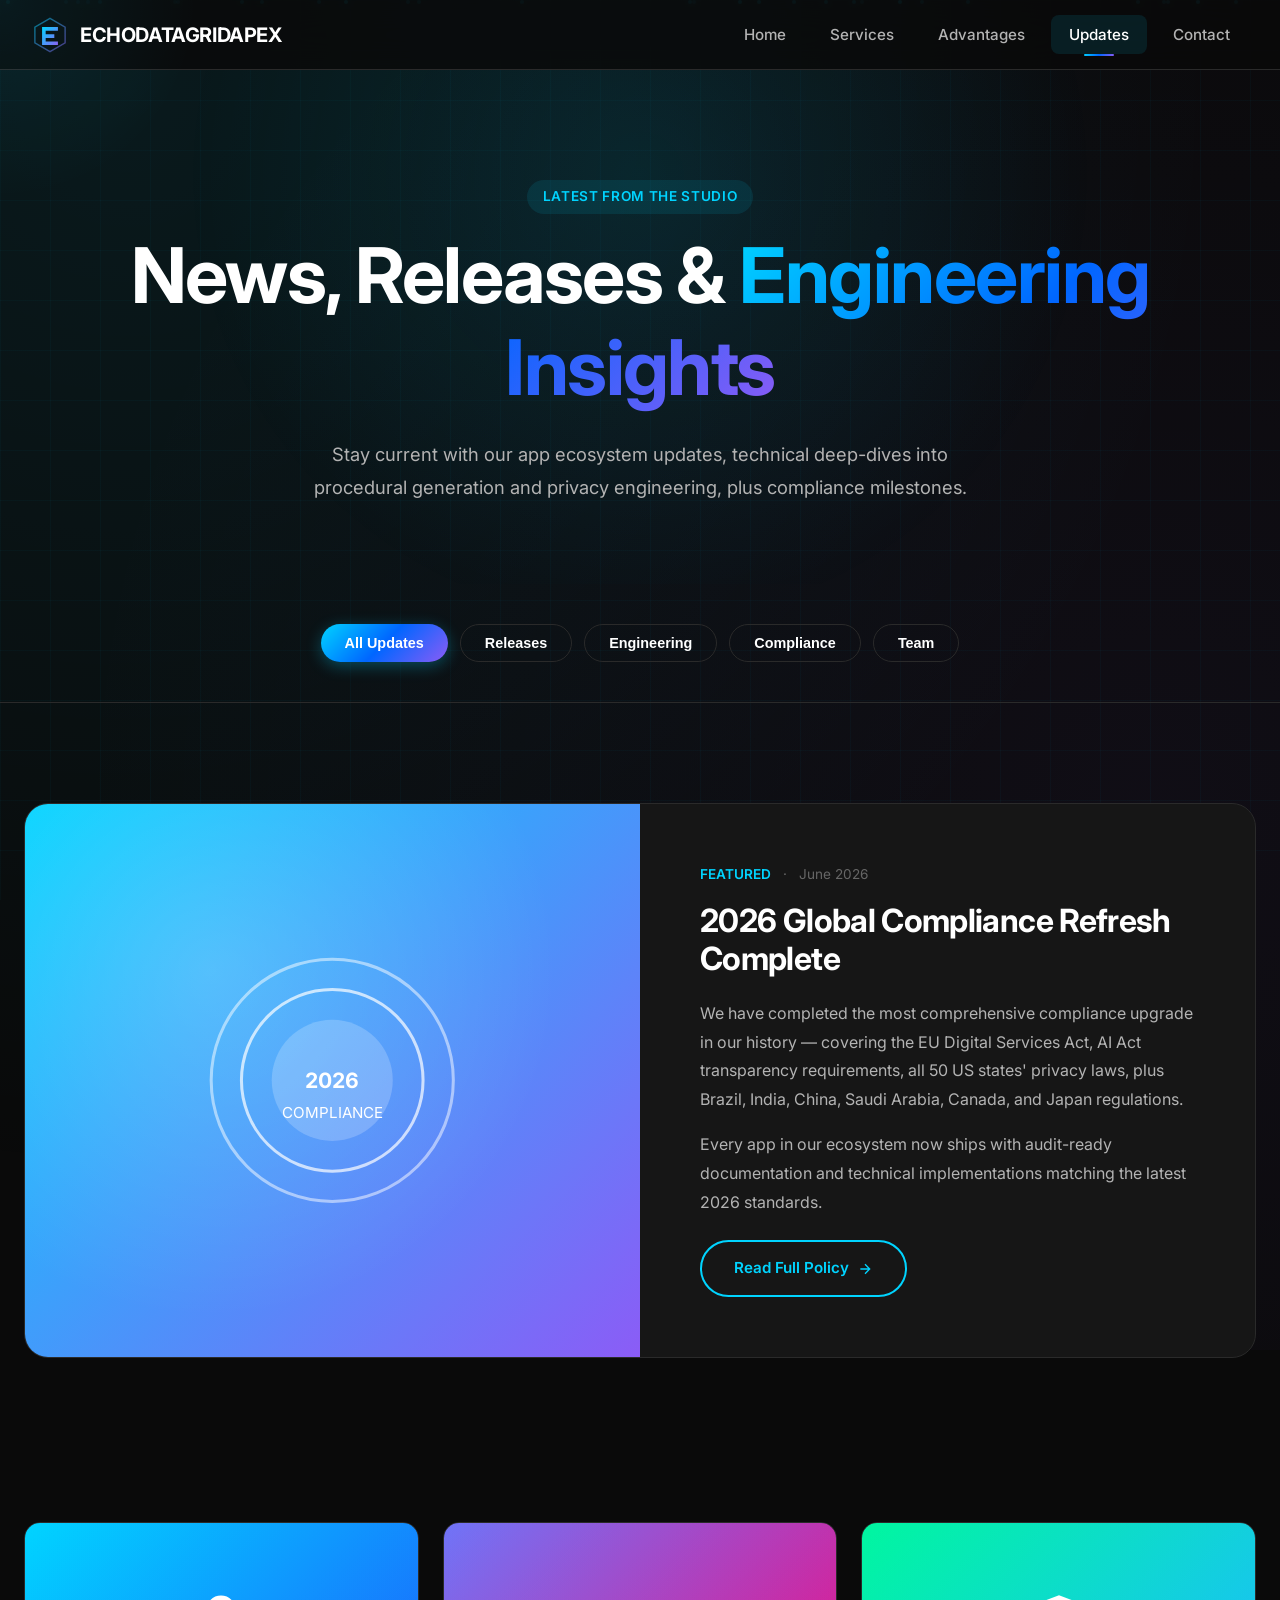
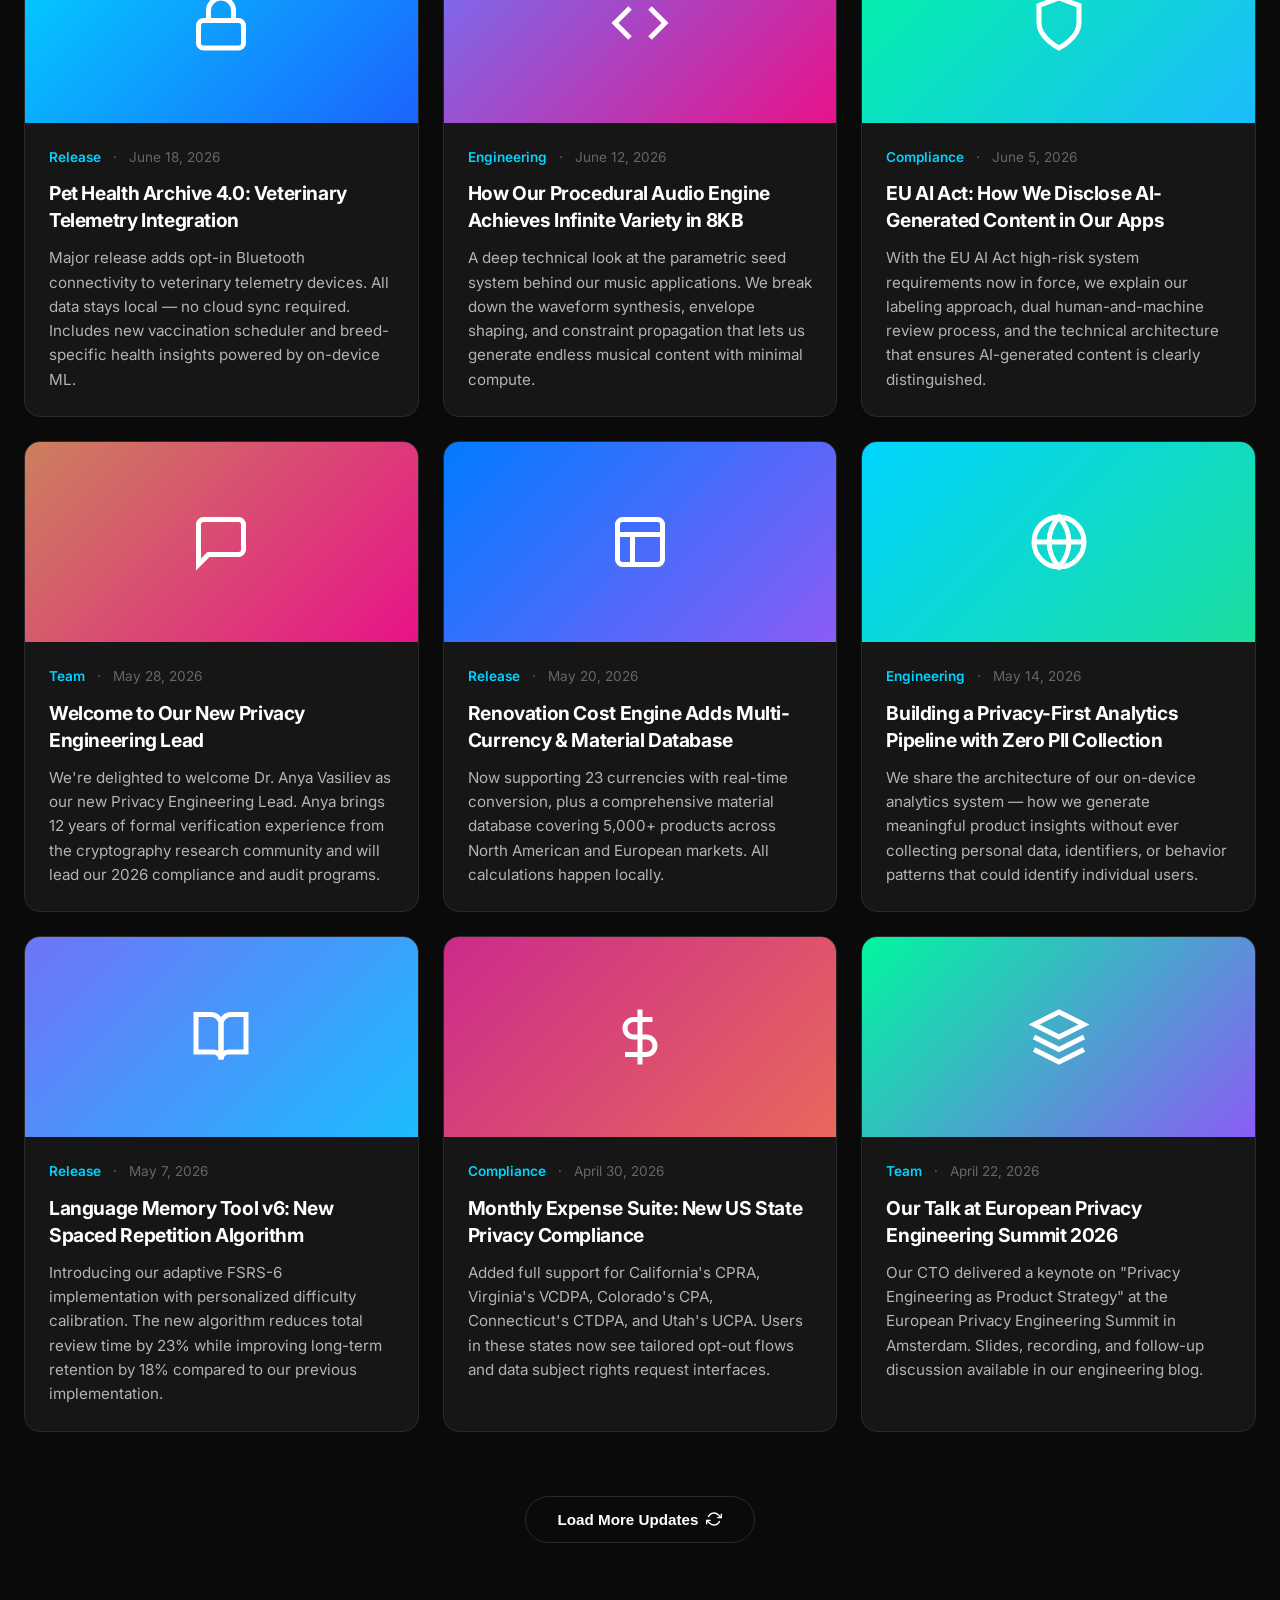
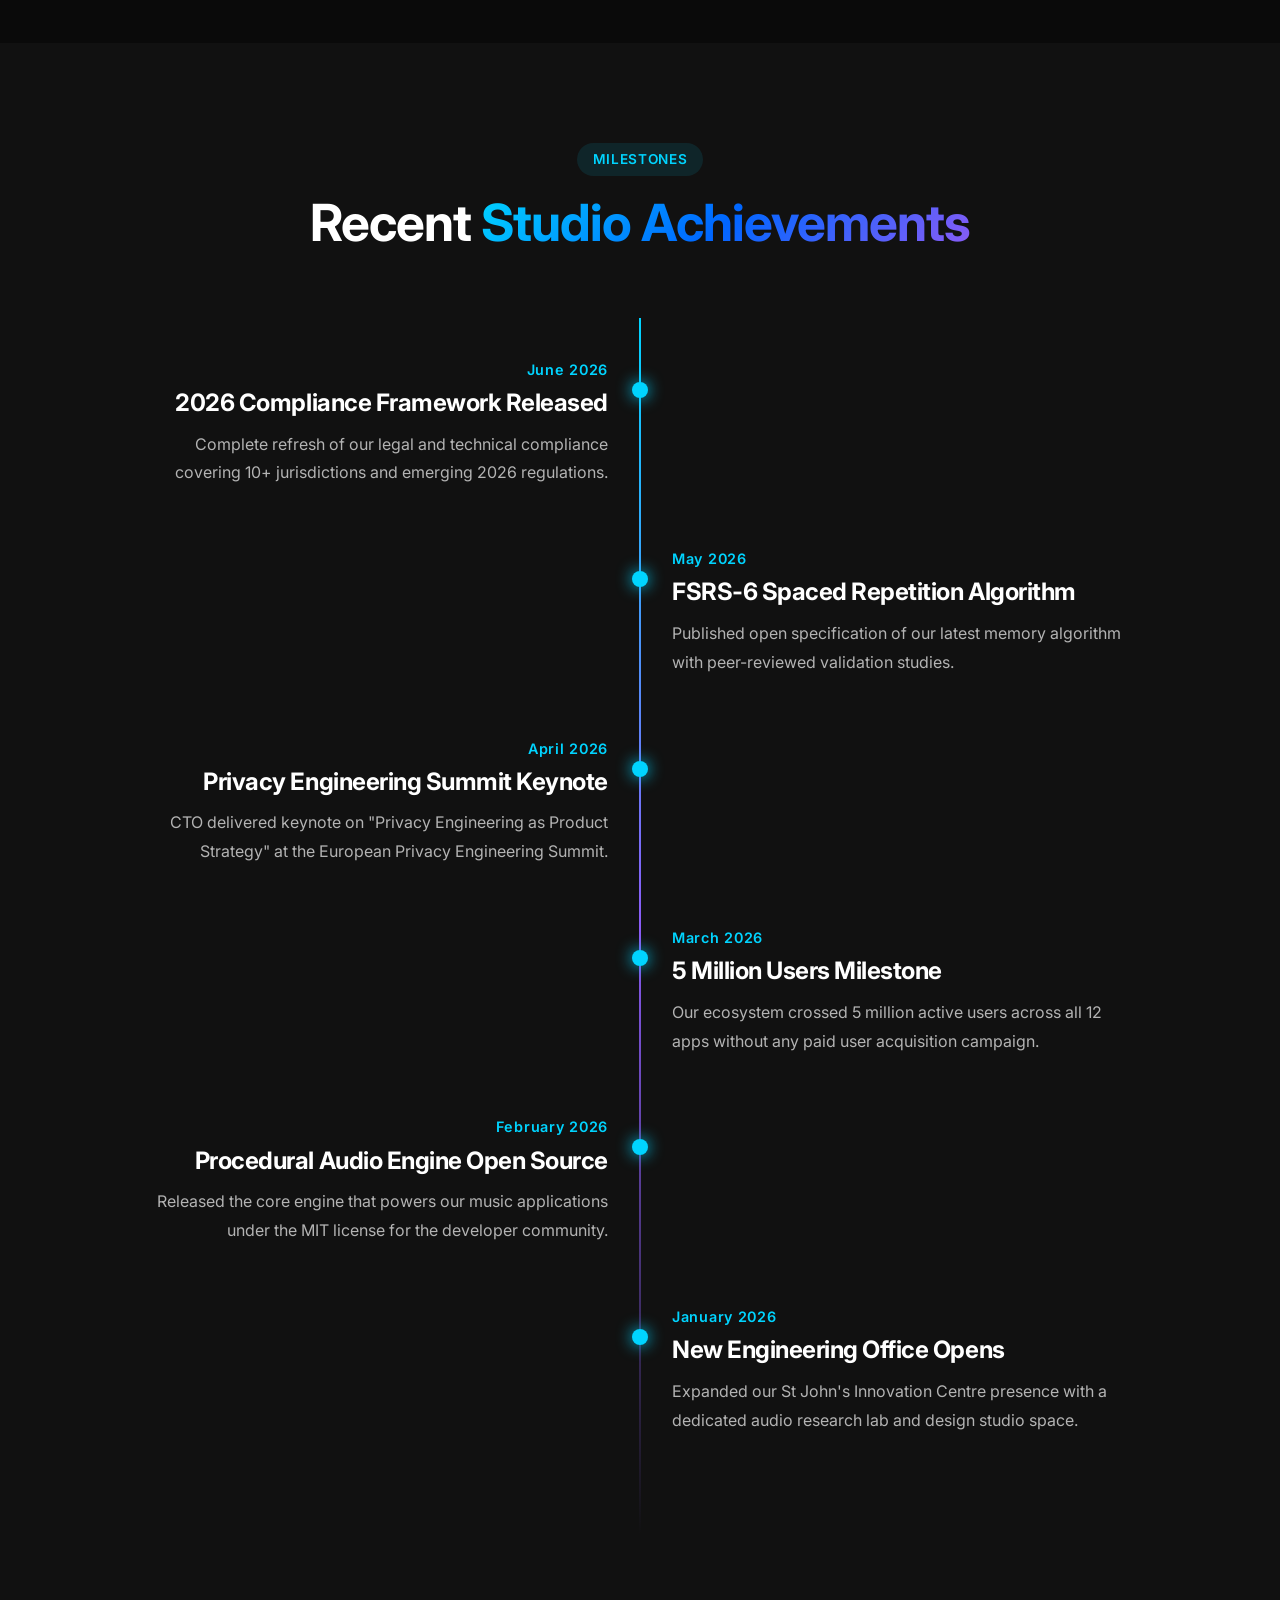
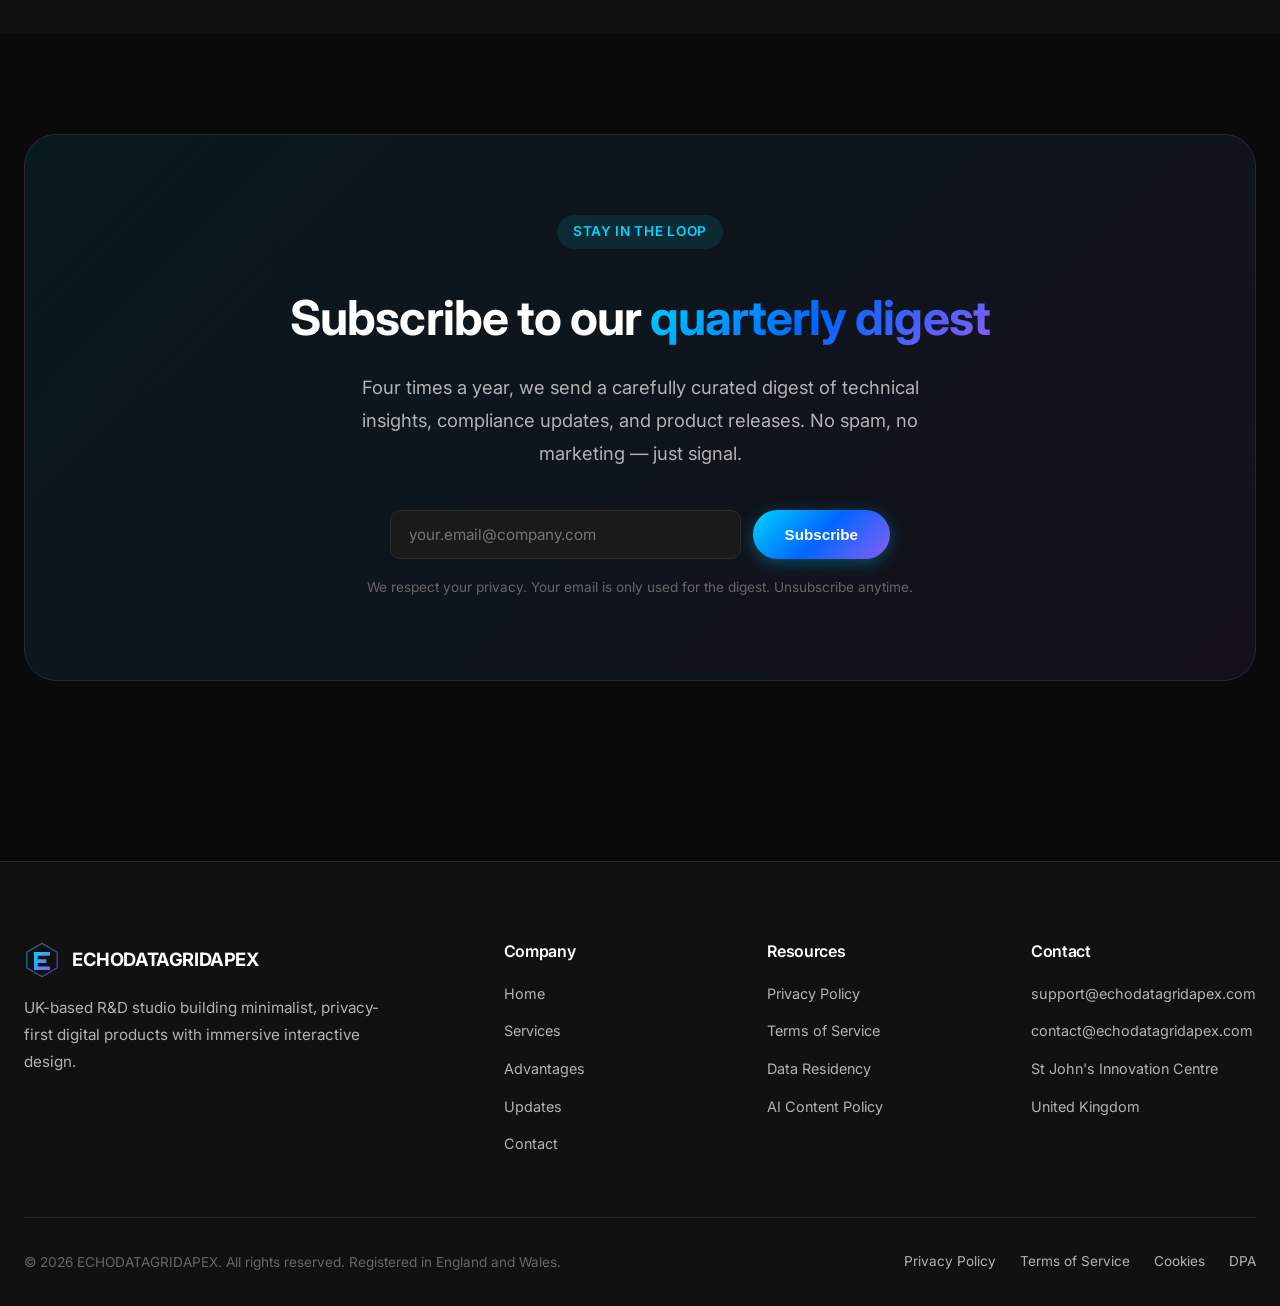
<file: updates.html>
<!DOCTYPE html>
<html lang="en">
<head>
<meta charset="UTF-8">
<meta name="viewport" content="width=device-width, initial-scale=1.0">
<meta name="theme-color" content="#0a0a0a">
<title>Updates | ECHODATAGRIDAPEX - Latest News, Releases & Industry Insights</title>
<meta name="description" content="Stay current with ECHODATAGRIDAPEX: latest app releases, technical articles on procedural generation, privacy engineering insights, compliance updates, and team milestones.">
<meta name="keywords" content="ECHODATAGRIDAPEX updates, app release notes, privacy engineering, procedural generation, compliance news">
<meta name="robots" content="index, follow">
<meta property="og:title" content="Updates | ECHODATAGRIDAPEX">
<meta property="og:description" content="Latest news, technical releases, privacy engineering insights, and team milestones.">
<link rel="canonical" href="https://www.echodatagridapex.com/updates.html">
<link rel="icon" type="image/svg+xml" href="images/logo.svg">
<link rel="stylesheet" href="css/main.css">
<link rel="stylesheet" href="css/animations.css">
<link rel="stylesheet" href="css/responsive.css">
<link rel="preconnect" href="https://fonts.googleapis.com">
<link rel="preconnect" href="https://fonts.gstatic.com" crossorigin>
<link href="https://fonts.googleapis.com/css2?family=Inter:wght@400;500;600;700;800;900&family=Fira+Code:wght@400;500&display=swap" rel="stylesheet">
</head>
<body>

<div class="bg-grid"></div>
<div class="bg-glow"></div>
<div class="particles"></div>

<nav class="navbar" role="navigation" aria-label="Main navigation">
    <div class="nav-container">
        <a href="index.html" class="nav-logo" aria-label="ECHODATAGRIDAPEX Home">
            <svg viewBox="0 0 50 50" fill="none" xmlns="http://www.w3.org/2000/svg" aria-hidden="true">
                <defs><linearGradient id="navGrad" x1="0%" y1="0%" x2="100%" y2="100%"><stop offset="0%" stop-color="#00d4ff"/><stop offset="100%" stop-color="#8b5cf6"/></linearGradient></defs>
                <path d="M25 2 L46 14 L46 36 L25 48 L4 36 L4 14 Z" stroke="url(#navGrad)" stroke-width="2" fill="none" opacity="0.5"/>
                <path d="M14 14 L36 14 L36 19 L19 19 L19 24 L31 24 L31 29 L19 29 L19 34 L36 34 L36 39 L14 39 Z" fill="url(#navGrad)"/>
            </svg>
            <span>ECHODATAGRIDAPEX</span>
        </a>
        <ul class="nav-menu">
            <li><a href="index.html">Home</a></li>
            <li><a href="services.html">Services</a></li>
            <li><a href="advantages.html">Advantages</a></li>
            <li><a href="updates.html" class="active">Updates</a></li>
            <li><a href="contact.html">Contact</a></li>
        </ul>
        <button class="nav-toggle" aria-label="Toggle menu">
            <svg width="24" height="24" viewBox="0 0 24 24" fill="none" stroke="currentColor" stroke-width="2"><line x1="3" y1="6" x2="21" y2="6"/><line x1="3" y1="12" x2="21" y2="12"/><line x1="3" y1="18" x2="21" y2="18"/></svg>
        </button>
    </div>
</nav>

<!-- ============ PAGE HEADER ============ -->
<section class="page-header">
    <div class="container">
        <span class="section-tag reveal">Latest From The Studio</span>
        <h1 class="reveal delay-1">News, Releases & <span class="gradient-text">Engineering Insights</span></h1>
        <p class="reveal delay-2">
            Stay current with our app ecosystem updates, technical deep-dives into
            procedural generation and privacy engineering, plus compliance milestones.
        </p>
    </div>
</section>

<!-- ============ FILTER TABS ============ -->
<section style="padding: 40px 0; border-bottom: 1px solid var(--border-color);">
    <div class="container">
        <div style="display: flex; gap: 12px; flex-wrap: wrap; justify-content: center;">
            <button class="btn btn-primary" style="padding: 10px 24px; font-size: 0.9rem;">All Updates</button>
            <button class="btn btn-secondary" style="padding: 10px 24px; font-size: 0.9rem;">Releases</button>
            <button class="btn btn-secondary" style="padding: 10px 24px; font-size: 0.9rem;">Engineering</button>
            <button class="btn btn-secondary" style="padding: 10px 24px; font-size: 0.9rem;">Compliance</button>
            <button class="btn btn-secondary" style="padding: 10px 24px; font-size: 0.9rem;">Team</button>
        </div>
    </div>
</section>

<!-- ============ FEATURED UPDATE ============ -->
<section class="section">
    <div class="container">
        <div class="reveal" style="background: var(--card-bg); border: 1px solid var(--border-color); border-radius: 24px; overflow: hidden; margin-bottom: 64px;">
            <div style="display: grid; grid-template-columns: 1fr 1fr; min-height: 400px;" class="featured-update-grid">
                <div style="background: linear-gradient(135deg, #00d4ff 0%, #8b5cf6 100%); padding: 60px; display: flex; align-items: center; justify-content: center; position: relative; overflow: hidden;">
                    <div style="position: absolute; inset: 0; background: radial-gradient(circle at 30% 30%, rgba(255,255,255,0.2) 0%, transparent 60%);"></div>
                    <svg viewBox="0 0 200 200" fill="none" xmlns="http://www.w3.org/2000/svg" style="width: 70%; height: 70%; position: relative; z-index: 1;">
                        <circle cx="100" cy="100" r="80" stroke="#fff" stroke-width="2" opacity="0.5"/>
                        <circle cx="100" cy="100" r="60" stroke="#fff" stroke-width="2" opacity="0.7"/>
                        <circle cx="100" cy="100" r="40" fill="#fff" opacity="0.2"/>
                        <text x="100" y="105" text-anchor="middle" fill="#fff" font-size="14" font-weight="700">2026</text>
                        <text x="100" y="125" text-anchor="middle" fill="#fff" font-size="10">COMPLIANCE</text>
                    </svg>
                </div>
                <div style="padding: 60px; display: flex; flex-direction: column; justify-content: center;">
                    <div style="display: flex; gap: 12px; margin-bottom: 16px; font-size: 0.85rem;">
                        <span style="color: var(--accent-cyan); font-weight: 600;">FEATURED</span>
                        <span style="color: var(--text-muted);">·</span>
                        <span style="color: var(--text-muted);">June 2026</span>
                    </div>
                    <h2 style="font-size: 2rem; margin-bottom: 20px;">2026 Global Compliance Refresh Complete</h2>
                    <p style="margin-bottom: 16px;">
                        We have completed the most comprehensive compliance upgrade in our history — covering
                        the EU Digital Services Act, AI Act transparency requirements, all 50 US states'
                        privacy laws, plus Brazil, India, China, Saudi Arabia, Canada, and Japan regulations.
                    </p>
                    <p style="margin-bottom: 24px;">
                        Every app in our ecosystem now ships with audit-ready documentation and
                        technical implementations matching the latest 2026 standards.
                    </p>
                    <a href="privacy-policy.html" class="btn btn-outline" style="width: fit-content;">
                        Read Full Policy
                        <svg width="16" height="16" viewBox="0 0 24 24" fill="none" stroke="currentColor" stroke-width="2"><path d="M5 12h14M12 5l7 7-7 7"/></svg>
                    </a>
                </div>
            </div>
        </div>
    </div>
</section>

<!-- ============ NEWS GRID ============ -->
<section class="section" style="padding-top: 0;">
    <div class="container">
        <div class="news-grid">

            <article class="news-card reveal">
                <div class="news-thumb" style="background: linear-gradient(135deg, #00d4ff, #0066ff);">
                    <svg viewBox="0 0 24 24" fill="none" stroke="currentColor" stroke-width="2">
                        <rect x="3" y="11" width="18" height="11" rx="2"/>
                        <path d="M7 11V7a5 5 0 0 1 10 0v4"/>
                    </svg>
                </div>
                <div class="news-body">
                    <div class="news-meta">
                        <span class="news-tag">Release</span>
                        <span>·</span>
                        <span>June 18, 2026</span>
                    </div>
                    <h3 class="news-title">Pet Health Archive 4.0: Veterinary Telemetry Integration</h3>
                    <p class="news-excerpt">
                        Major release adds opt-in Bluetooth connectivity to veterinary telemetry devices.
                        All data stays local — no cloud sync required. Includes new vaccination scheduler
                        and breed-specific health insights powered by on-device ML.
                    </p>
                </div>
            </article>

            <article class="news-card reveal delay-1">
                <div class="news-thumb" style="background: linear-gradient(135deg, #8b5cf6, #ff006e);">
                    <svg viewBox="0 0 24 24" fill="none" stroke="currentColor" stroke-width="2">
                        <polyline points="16 18 22 12 16 6"/>
                        <polyline points="8 6 2 12 8 18"/>
                    </svg>
                </div>
                <div class="news-body">
                    <div class="news-meta">
                        <span class="news-tag">Engineering</span>
                        <span>·</span>
                        <span>June 12, 2026</span>
                    </div>
                    <h3 class="news-title">How Our Procedural Audio Engine Achieves Infinite Variety in 8KB</h3>
                    <p class="news-excerpt">
                        A deep technical look at the parametric seed system behind our music applications.
                        We break down the waveform synthesis, envelope shaping, and constraint propagation
                        that lets us generate endless musical content with minimal compute.
                    </p>
                </div>
            </article>

            <article class="news-card reveal delay-2">
                <div class="news-thumb" style="background: linear-gradient(135deg, #00ff88, #00d4ff);">
                    <svg viewBox="0 0 24 24" fill="none" stroke="currentColor" stroke-width="2">
                        <path d="M12 22s8-4 8-10V5l-8-3-8 3v7c0 6 8 10 8 10z"/>
                    </svg>
                </div>
                <div class="news-body">
                    <div class="news-meta">
                        <span class="news-tag">Compliance</span>
                        <span>·</span>
                        <span>June 5, 2026</span>
                    </div>
                    <h3 class="news-title">EU AI Act: How We Disclose AI-Generated Content in Our Apps</h3>
                    <p class="news-excerpt">
                        With the EU AI Act high-risk system requirements now in force, we explain our
                        labeling approach, dual human-and-machine review process, and the technical
                        architecture that ensures AI-generated content is clearly distinguished.
                    </p>
                </div>
            </article>

            <article class="news-card reveal">
                <div class="news-thumb" style="background: linear-gradient(135deg, #ff6b35, #ff006e);">
                    <svg viewBox="0 0 24 24" fill="none" stroke="currentColor" stroke-width="2">
                        <path d="M21 15a2 2 0 0 1-2 2H7l-4 4V5a2 2 0 0 1 2-2h14a2 2 0 0 1 2 2z"/>
                    </svg>
                </div>
                <div class="news-body">
                    <div class="news-meta">
                        <span class="news-tag">Team</span>
                        <span>·</span>
                        <span>May 28, 2026</span>
                    </div>
                    <h3 class="news-title">Welcome to Our New Privacy Engineering Lead</h3>
                    <p class="news-excerpt">
                        We're delighted to welcome Dr. Anya Vasiliev as our new Privacy Engineering Lead.
                        Anya brings 12 years of formal verification experience from the cryptography
                        research community and will lead our 2026 compliance and audit programs.
                    </p>
                </div>
            </article>

            <article class="news-card reveal delay-1">
                <div class="news-thumb" style="background: linear-gradient(135deg, #0066ff, #8b5cf6);">
                    <svg viewBox="0 0 24 24" fill="none" stroke="currentColor" stroke-width="2">
                        <rect x="3" y="3" width="18" height="18" rx="2"/>
                        <path d="M3 9h18M9 21V9"/>
                    </svg>
                </div>
                <div class="news-body">
                    <div class="news-meta">
                        <span class="news-tag">Release</span>
                        <span>·</span>
                        <span>May 20, 2026</span>
                    </div>
                    <h3 class="news-title">Renovation Cost Engine Adds Multi-Currency & Material Database</h3>
                    <p class="news-excerpt">
                        Now supporting 23 currencies with real-time conversion, plus a comprehensive
                        material database covering 5,000+ products across North American and European markets.
                        All calculations happen locally.
                    </p>
                </div>
            </article>

            <article class="news-card reveal delay-2">
                <div class="news-thumb" style="background: linear-gradient(135deg, #00d4ff, #00ff88);">
                    <svg viewBox="0 0 24 24" fill="none" stroke="currentColor" stroke-width="2">
                        <circle cx="12" cy="12" r="10"/>
                        <path d="M2 12h20M12 2a15.3 15.3 0 0 1 4 10 15.3 15.3 0 0 1-4 10 15.3 15.3 0 0 1-4-10 15.3 15.3 0 0 1 4-10z"/>
                    </svg>
                </div>
                <div class="news-body">
                    <div class="news-meta">
                        <span class="news-tag">Engineering</span>
                        <span>·</span>
                        <span>May 14, 2026</span>
                    </div>
                    <h3 class="news-title">Building a Privacy-First Analytics Pipeline with Zero PII Collection</h3>
                    <p class="news-excerpt">
                        We share the architecture of our on-device analytics system — how we generate
                        meaningful product insights without ever collecting personal data, identifiers,
                        or behavior patterns that could identify individual users.
                    </p>
                </div>
            </article>

            <article class="news-card reveal">
                <div class="news-thumb" style="background: linear-gradient(135deg, #8b5cf6, #00d4ff);">
                    <svg viewBox="0 0 24 24" fill="none" stroke="currentColor" stroke-width="2">
                        <path d="M2 3h6a4 4 0 0 1 4 4v14a3 3 0 0 0-3-3H2z"/>
                        <path d="M22 3h-6a4 4 0 0 0-4 4v14a3 3 0 0 1 3-3h7z"/>
                    </svg>
                </div>
                <div class="news-body">
                    <div class="news-meta">
                        <span class="news-tag">Release</span>
                        <span>·</span>
                        <span>May 7, 2026</span>
                    </div>
                    <h3 class="news-title">Language Memory Tool v6: New Spaced Repetition Algorithm</h3>
                    <p class="news-excerpt">
                        Introducing our adaptive FSRS-6 implementation with personalized difficulty
                        calibration. The new algorithm reduces total review time by 23% while improving
                        long-term retention by 18% compared to our previous implementation.
                    </p>
                </div>
            </article>

            <article class="news-card reveal delay-1">
                <div class="news-thumb" style="background: linear-gradient(135deg, #ff006e, #ff6b35);">
                    <svg viewBox="0 0 24 24" fill="none" stroke="currentColor" stroke-width="2">
                        <line x1="12" y1="1" x2="12" y2="23"/>
                        <path d="M17 5H9.5a3.5 3.5 0 0 0 0 7h5a3.5 3.5 0 0 1 0 7H6"/>
                    </svg>
                </div>
                <div class="news-body">
                    <div class="news-meta">
                        <span class="news-tag">Compliance</span>
                        <span>·</span>
                        <span>April 30, 2026</span>
                    </div>
                    <h3 class="news-title">Monthly Expense Suite: New US State Privacy Compliance</h3>
                    <p class="news-excerpt">
                        Added full support for California's CPRA, Virginia's VCDPA, Colorado's CPA,
                        Connecticut's CTDPA, and Utah's UCPA. Users in these states now see tailored
                        opt-out flows and data subject rights request interfaces.
                    </p>
                </div>
            </article>

            <article class="news-card reveal delay-2">
                <div class="news-thumb" style="background: linear-gradient(135deg, #00ff88, #8b5cf6);">
                    <svg viewBox="0 0 24 24" fill="none" stroke="currentColor" stroke-width="2">
                        <path d="M12 2L2 7l10 5 10-5-10-5zM2 17l10 5 10-5M2 12l10 5 10-5"/>
                    </svg>
                </div>
                <div class="news-body">
                    <div class="news-meta">
                        <span class="news-tag">Team</span>
                        <span>·</span>
                        <span>April 22, 2026</span>
                    </div>
                    <h3 class="news-title">Our Talk at European Privacy Engineering Summit 2026</h3>
                    <p class="news-excerpt">
                        Our CTO delivered a keynote on "Privacy Engineering as Product Strategy" at
                        the European Privacy Engineering Summit in Amsterdam. Slides, recording, and
                        follow-up discussion available in our engineering blog.
                    </p>
                </div>
            </article>

        </div>

        <div style="text-align: center; margin-top: 64px;" class="reveal">
            <button class="btn btn-secondary">
                Load More Updates
                <svg width="16" height="16" viewBox="0 0 24 24" fill="none" stroke="currentColor" stroke-width="2"><path d="M23 4v6h-6M1 20v-6h6"/><path d="M3.51 9a9 9 0 0 1 14.85-3.36L23 10M1 14l4.64 4.36A9 9 0 0 0 20.49 15"/></svg>
            </button>
        </div>
    </div>
</section>

<!-- ============ TIMELINE OF MILESTONES ============ -->
<section class="section" style="background: var(--secondary-bg);">
    <div class="container">
        <div class="section-header reveal">
            <span class="section-tag">Milestones</span>
            <h2 class="section-title">Recent <span class="gradient-text">Studio Achievements</span></h2>
        </div>

        <div class="timeline">
            <div class="timeline-item reveal">
                <div class="timeline-content">
                    <div class="timeline-date">June 2026</div>
                    <h3 class="timeline-title">2026 Compliance Framework Released</h3>
                    <p class="timeline-text">Complete refresh of our legal and technical compliance covering 10+ jurisdictions and emerging 2026 regulations.</p>
                </div>
                <div></div>
            </div>

            <div class="timeline-item reveal">
                <div></div>
                <div class="timeline-content">
                    <div class="timeline-date">May 2026</div>
                    <h3 class="timeline-title">FSRS-6 Spaced Repetition Algorithm</h3>
                    <p class="timeline-text">Published open specification of our latest memory algorithm with peer-reviewed validation studies.</p>
                </div>
            </div>

            <div class="timeline-item reveal">
                <div class="timeline-content">
                    <div class="timeline-date">April 2026</div>
                    <h3 class="timeline-title">Privacy Engineering Summit Keynote</h3>
                    <p class="timeline-text">CTO delivered keynote on "Privacy Engineering as Product Strategy" at the European Privacy Engineering Summit.</p>
                </div>
                <div></div>
            </div>

            <div class="timeline-item reveal">
                <div></div>
                <div class="timeline-content">
                    <div class="timeline-date">March 2026</div>
                    <h3 class="timeline-title">5 Million Users Milestone</h3>
                    <p class="timeline-text">Our ecosystem crossed 5 million active users across all 12 apps without any paid user acquisition campaign.</p>
                </div>
            </div>

            <div class="timeline-item reveal">
                <div class="timeline-content">
                    <div class="timeline-date">February 2026</div>
                    <h3 class="timeline-title">Procedural Audio Engine Open Source</h3>
                    <p class="timeline-text">Released the core engine that powers our music applications under the MIT license for the developer community.</p>
                </div>
                <div></div>
            </div>

            <div class="timeline-item reveal">
                <div></div>
                <div class="timeline-content">
                    <div class="timeline-date">January 2026</div>
                    <h3 class="timeline-title">New Engineering Office Opens</h3>
                    <p class="timeline-text">Expanded our St John's Innovation Centre presence with a dedicated audio research lab and design studio space.</p>
                </div>
            </div>
        </div>
    </div>
</section>

<!-- ============ SUBSCRIBE ============ -->
<section class="section">
    <div class="container">
        <div class="reveal" style="background: linear-gradient(135deg, rgba(0, 212, 255, 0.08), rgba(139, 92, 246, 0.08)); border: 1px solid var(--border-color); border-radius: 32px; padding: 80px 40px; text-align: center;">
            <span class="section-tag">Stay In The Loop</span>
            <h2 style="margin: 24px 0; font-size: clamp(2rem, 4vw, 3rem);">
                Subscribe to our <span class="gradient-text">quarterly digest</span>
            </h2>
            <p style="font-size: 1.15rem; max-width: 600px; margin: 0 auto 40px;">
                Four times a year, we send a carefully curated digest of technical insights, compliance updates,
                and product releases. No spam, no marketing — just signal.
            </p>
            <form style="display: flex; gap: 12px; max-width: 500px; margin: 0 auto; flex-wrap: wrap; justify-content: center;" data-form>
                <input type="email" placeholder="your.email@company.com" required class="form-input" style="flex: 1; min-width: 250px;">
                <button type="submit" class="btn btn-primary">Subscribe</button>
            </form>
            <p style="font-size: 0.85rem; color: var(--text-muted); margin-top: 16px;">
                We respect your privacy. Your email is only used for the digest. Unsubscribe anytime.
            </p>
        </div>
    </div>
</section>

<!-- ============ FOOTER ============ -->
<footer class="footer">
    <div class="container">
        <div class="footer-grid">
            <div class="footer-brand">
                <div class="nav-logo" style="margin-bottom: 16px;">
                    <svg viewBox="0 0 50 50" fill="none" xmlns="http://www.w3.org/2000/svg" width="40" height="40">
                        <defs><linearGradient id="footerGrad" x1="0%" y1="0%" x2="100%" y2="100%"><stop offset="0%" stop-color="#00d4ff"/><stop offset="100%" stop-color="#8b5cf6"/></linearGradient></defs>
                        <path d="M25 2 L46 14 L46 36 L25 48 L4 36 L4 14 Z" stroke="url(#footerGrad)" stroke-width="2" fill="none" opacity="0.5"/>
                        <path d="M14 14 L36 14 L36 19 L19 19 L19 24 L31 24 L31 29 L19 29 L19 34 L36 34 L36 39 L14 39 Z" fill="url(#footerGrad)"/>
                    </svg>
                    <span style="font-size: 1.15rem;">ECHODATAGRIDAPEX</span>
                </div>
                <p>UK-based R&D studio building minimalist, privacy-first digital products with immersive interactive design.</p>
            </div>
            <div class="footer-col">
                <h5>Company</h5>
                <ul>
                    <li><a href="index.html">Home</a></li>
                    <li><a href="services.html">Services</a></li>
                    <li><a href="advantages.html">Advantages</a></li>
                    <li><a href="updates.html">Updates</a></li>
                    <li><a href="contact.html">Contact</a></li>
                </ul>
            </div>
            <div class="footer-col">
                <h5>Resources</h5>
                <ul>
                    <li><a href="privacy-policy.html">Privacy Policy</a></li>
                    <li><a href="terms-of-service.html">Terms of Service</a></li>
                    <li><a href="privacy-policy.html#data-residency">Data Residency</a></li>
                    <li><a href="privacy-policy.html#ai-content">AI Content Policy</a></li>
                </ul>
            </div>
            <div class="footer-col">
                <h5>Contact</h5>
                <ul>
                    <li><a href="mailto:support@echodatagridapex.com">support@echodatagridapex.com</a></li>
                    <li><a href="mailto:contact@echodatagridapex.com">contact@echodatagridapex.com</a></li>
                    <li><a href="#">St John's Innovation Centre</a></li>
                    <li><a href="#">United Kingdom</a></li>
                </ul>
            </div>
        </div>
        <div class="footer-bottom">
            <p>&copy; 2026 ECHODATAGRIDAPEX. All rights reserved. Registered in England and Wales.</p>
            <div class="footer-legal">
                <a href="privacy-policy.html">Privacy Policy</a>
                <a href="terms-of-service.html">Terms of Service</a>
                <a href="privacy-policy.html#cookies">Cookies</a>
                <a href="privacy-policy.html#dpa">DPA</a>
            </div>
        </div>
    </div>
</footer>

<script src="js/main.js"></script>
<script src="js/interactions.js"></script>
<style>
@media (max-width: 768px) {
    .featured-update-grid { grid-template-columns: 1fr !important; }
}
</style>
</body>
</html>
</file>
<file: css/main.css>
/* ==============================================
   ECHODATAGRIDAPEX - Tesla Style Design System
   ============================================== */

* {
    margin: 0;
    padding: 0;
    box-sizing: border-box;
}

:root {
    --primary-bg: #0a0a0a;
    --secondary-bg: #111111;
    --tertiary-bg: #1a1a1a;
    --card-bg: #161616;
    --accent-cyan: #00d4ff;
    --accent-blue: #0066ff;
    --accent-purple: #8b5cf6;
    --accent-green: #00ff88;
    --accent-orange: #ff6b35;
    --text-primary: #ffffff;
    --text-secondary: #b3b3b3;
    --text-muted: #666666;
    --border-color: #2a2a2a;
    --border-glow: #00d4ff33;
    --gradient-primary: linear-gradient(135deg, #00d4ff 0%, #0066ff 50%, #8b5cf6 100%);
    --gradient-secondary: linear-gradient(135deg, #ff6b35 0%, #ff006e 100%);
    --gradient-dark: linear-gradient(180deg, #0a0a0a 0%, #1a1a1a 100%);
    --shadow-glow: 0 0 30px rgba(0, 212, 255, 0.3);
    --shadow-card: 0 8px 32px rgba(0, 0, 0, 0.5);
    --shadow-hover: 0 16px 48px rgba(0, 212, 255, 0.2);
}

html {
    scroll-behavior: smooth;
    scroll-padding-top: 80px;
}

body {
    font-family: 'Inter', 'Helvetica Neue', Arial, sans-serif;
    background: var(--primary-bg);
    color: var(--text-primary);
    line-height: 1.6;
    overflow-x: hidden;
    font-weight: 400;
    -webkit-font-smoothing: antialiased;
    -moz-osx-font-smoothing: grayscale;
}

/* Animated Background */
.bg-grid {
    position: fixed;
    top: 0;
    left: 0;
    width: 100%;
    height: 100%;
    background-image:
        linear-gradient(rgba(0, 212, 255, 0.03) 1px, transparent 1px),
        linear-gradient(90deg, rgba(0, 212, 255, 0.03) 1px, transparent 1px);
    background-size: 50px 50px;
    z-index: -2;
    animation: gridMove 20s linear infinite;
}

.bg-glow {
    position: fixed;
    top: -50%;
    left: -50%;
    width: 200%;
    height: 200%;
    background: radial-gradient(circle at 30% 30%, rgba(0, 212, 255, 0.08) 0%, transparent 50%),
                radial-gradient(circle at 70% 70%, rgba(139, 92, 246, 0.05) 0%, transparent 50%);
    z-index: -1;
    animation: glowRotate 30s linear infinite;
}

@keyframes gridMove {
    0% { transform: translate(0, 0); }
    100% { transform: translate(50px, 50px); }
}

@keyframes glowRotate {
    0% { transform: rotate(0deg); }
    100% { transform: rotate(360deg); }
}

/* Typography */
h1, h2, h3, h4, h5, h6 {
    font-weight: 700;
    line-height: 1.2;
    letter-spacing: -0.02em;
}

h1 { font-size: clamp(2.5rem, 6vw, 5rem); }
h2 { font-size: clamp(2rem, 4vw, 3.5rem); }
h3 { font-size: clamp(1.5rem, 3vw, 2.25rem); }
h4 { font-size: clamp(1.25rem, 2vw, 1.75rem); }

p {
    color: var(--text-secondary);
    line-height: 1.8;
}

a {
    color: var(--accent-cyan);
    text-decoration: none;
    transition: all 0.3s ease;
}

a:hover {
    color: var(--accent-blue);
}

.gradient-text {
    background: var(--gradient-primary);
    -webkit-background-clip: text;
    background-clip: text;
    -webkit-text-fill-color: transparent;
    color: transparent;
}

/* Container */
.container {
    max-width: 1280px;
    margin: 0 auto;
    padding: 0 24px;
}

/* Navigation Bar */
.navbar {
    position: fixed;
    top: 0;
    left: 0;
    width: 100%;
    height: 70px;
    background: rgba(10, 10, 10, 0.85);
    backdrop-filter: blur(20px);
    -webkit-backdrop-filter: blur(20px);
    border-bottom: 1px solid var(--border-color);
    z-index: 1000;
    transition: all 0.3s ease;
}

.navbar.scrolled {
    background: rgba(10, 10, 10, 0.95);
    box-shadow: 0 4px 24px rgba(0, 0, 0, 0.5);
}

.nav-container {
    max-width: 1400px;
    margin: 0 auto;
    height: 100%;
    display: flex;
    align-items: center;
    justify-content: space-between;
    padding: 0 32px;
}

.nav-logo {
    display: flex;
    align-items: center;
    gap: 12px;
    font-size: 1.25rem;
    font-weight: 700;
    color: var(--text-primary);
    letter-spacing: -0.02em;
}

.nav-logo svg {
    width: 36px;
    height: 36px;
}

.nav-menu {
    display: flex;
    gap: 8px;
    list-style: none;
}

.nav-menu a {
    color: var(--text-secondary);
    font-size: 0.95rem;
    font-weight: 500;
    padding: 10px 18px;
    border-radius: 8px;
    transition: all 0.3s ease;
    position: relative;
}

.nav-menu a:hover,
.nav-menu a.active {
    color: var(--text-primary);
    background: rgba(0, 212, 255, 0.1);
}

.nav-menu a.active::after {
    content: '';
    position: absolute;
    bottom: -2px;
    left: 50%;
    transform: translateX(-50%);
    width: 30px;
    height: 2px;
    background: var(--gradient-primary);
    border-radius: 2px;
}

.nav-toggle {
    display: none;
    background: none;
    border: none;
    cursor: pointer;
    padding: 8px;
    color: var(--text-primary);
}

/* Buttons */
.btn {
    display: inline-flex;
    align-items: center;
    gap: 8px;
    padding: 14px 32px;
    border-radius: 999px;
    font-size: 0.95rem;
    font-weight: 600;
    cursor: pointer;
    border: none;
    transition: all 0.3s cubic-bezier(0.4, 0, 0.2, 1);
    position: relative;
    overflow: hidden;
    text-decoration: none;
}

.btn-primary {
    background: var(--gradient-primary);
    color: var(--text-primary);
    box-shadow: 0 4px 16px rgba(0, 212, 255, 0.3);
}

.btn-primary:hover {
    transform: translateY(-2px);
    box-shadow: 0 8px 32px rgba(0, 212, 255, 0.5);
    color: var(--text-primary);
}

.btn-secondary {
    background: transparent;
    color: var(--text-primary);
    border: 1px solid var(--border-color);
}

.btn-secondary:hover {
    border-color: var(--accent-cyan);
    background: rgba(0, 212, 255, 0.05);
    color: var(--text-primary);
}

.btn-outline {
    background: transparent;
    color: var(--accent-cyan);
    border: 2px solid var(--accent-cyan);
}

.btn-outline:hover {
    background: var(--accent-cyan);
    color: var(--primary-bg);
    box-shadow: var(--shadow-glow);
}

/* Hero Section */
.hero {
    min-height: 100vh;
    display: flex;
    align-items: center;
    justify-content: center;
    position: relative;
    padding: 120px 24px 80px;
    overflow: hidden;
}

.hero::before {
    content: '';
    position: absolute;
    top: 0;
    left: 0;
    width: 100%;
    height: 100%;
    background: radial-gradient(circle at 50% 50%, rgba(0, 212, 255, 0.15) 0%, transparent 60%);
    animation: heroPulse 4s ease-in-out infinite;
}

@keyframes heroPulse {
    0%, 100% { opacity: 0.5; transform: scale(1); }
    50% { opacity: 1; transform: scale(1.05); }
}

.hero-content {
    text-align: center;
    max-width: 1100px;
    position: relative;
    z-index: 2;
}

.hero-badge {
    display: inline-flex;
    align-items: center;
    gap: 8px;
    padding: 8px 20px;
    background: rgba(0, 212, 255, 0.1);
    border: 1px solid rgba(0, 212, 255, 0.3);
    border-radius: 999px;
    font-size: 0.85rem;
    color: var(--accent-cyan);
    margin-bottom: 32px;
    font-weight: 500;
    animation: fadeInUp 0.8s ease 0.2s both;
}

.hero-badge .pulse-dot {
    width: 8px;
    height: 8px;
    background: var(--accent-green);
    border-radius: 50%;
    animation: pulse 2s ease-in-out infinite;
}

@keyframes pulse {
    0%, 100% { opacity: 1; transform: scale(1); }
    50% { opacity: 0.5; transform: scale(1.3); }
}

.hero-title {
    margin-bottom: 24px;
    animation: fadeInUp 0.8s ease 0.4s both;
}

.hero-subtitle {
    font-size: clamp(1.1rem, 2vw, 1.4rem);
    color: var(--text-secondary);
    margin-bottom: 48px;
    max-width: 800px;
    margin-left: auto;
    margin-right: auto;
    animation: fadeInUp 0.8s ease 0.6s both;
}

.hero-cta {
    display: flex;
    gap: 16px;
    justify-content: center;
    flex-wrap: wrap;
    animation: fadeInUp 0.8s ease 0.8s both;
}

@keyframes fadeInUp {
    from {
        opacity: 0;
        transform: translateY(30px);
    }
    to {
        opacity: 1;
        transform: translateY(0);
    }
}

/* Floating Particles */
.particles {
    position: absolute;
    top: 0;
    left: 0;
    width: 100%;
    height: 100%;
    pointer-events: none;
    z-index: 1;
}

.particle {
    position: absolute;
    width: 4px;
    height: 4px;
    background: var(--accent-cyan);
    border-radius: 50%;
    box-shadow: 0 0 8px var(--accent-cyan);
    animation: float 15s infinite linear;
}

@keyframes float {
    0% {
        transform: translateY(100vh) translateX(0);
        opacity: 0;
    }
    10% {
        opacity: 1;
    }
    90% {
        opacity: 1;
    }
    100% {
        transform: translateY(-100vh) translateX(100px);
        opacity: 0;
    }
}

/* Sections */
.section {
    padding: 100px 0;
    position: relative;
}

.section-header {
    text-align: center;
    max-width: 800px;
    margin: 0 auto 64px;
}

.section-tag {
    display: inline-block;
    padding: 6px 16px;
    background: rgba(0, 212, 255, 0.1);
    color: var(--accent-cyan);
    border-radius: 999px;
    font-size: 0.85rem;
    font-weight: 600;
    margin-bottom: 16px;
    letter-spacing: 0.05em;
    text-transform: uppercase;
}

.section-title {
    margin-bottom: 20px;
}

.section-description {
    font-size: 1.15rem;
    color: var(--text-secondary);
}

/* Grid Layouts */
.grid {
    display: grid;
    gap: 24px;
}

.grid-2 { grid-template-columns: repeat(2, 1fr); }
.grid-3 { grid-template-columns: repeat(3, 1fr); }
.grid-4 { grid-template-columns: repeat(4, 1fr); }

/* Cards */
.card {
    background: var(--card-bg);
    border: 1px solid var(--border-color);
    border-radius: 16px;
    padding: 32px;
    transition: all 0.4s cubic-bezier(0.4, 0, 0.2, 1);
    position: relative;
    overflow: hidden;
    cursor: pointer;
}

.card::before {
    content: '';
    position: absolute;
    top: 0;
    left: -100%;
    width: 100%;
    height: 2px;
    background: var(--gradient-primary);
    transition: left 0.6s ease;
}

.card:hover {
    transform: translateY(-8px);
    border-color: var(--accent-cyan);
    box-shadow: var(--shadow-hover);
    background: linear-gradient(180deg, var(--card-bg) 0%, rgba(0, 212, 255, 0.05) 100%);
}

.card:hover::before {
    left: 0;
}

.card-icon {
    width: 56px;
    height: 56px;
    background: rgba(0, 212, 255, 0.1);
    border-radius: 12px;
    display: flex;
    align-items: center;
    justify-content: center;
    margin-bottom: 20px;
    transition: all 0.3s ease;
}

.card-icon svg {
    width: 28px;
    height: 28px;
    color: var(--accent-cyan);
}

.card:hover .card-icon {
    background: var(--gradient-primary);
    transform: scale(1.1) rotate(-5deg);
}

.card:hover .card-icon svg {
    color: white;
}

.card-title {
    font-size: 1.35rem;
    margin-bottom: 12px;
    font-weight: 700;
}

.card-text {
    color: var(--text-secondary);
    line-height: 1.7;
}

/* Stats Section */
.stats {
    background: linear-gradient(135deg, var(--secondary-bg) 0%, var(--tertiary-bg) 100%);
    border-top: 1px solid var(--border-color);
    border-bottom: 1px solid var(--border-color);
    padding: 80px 0;
}

.stats-grid {
    display: grid;
    grid-template-columns: repeat(4, 1fr);
    gap: 32px;
}

.stat-item {
    text-align: center;
    padding: 24px;
    position: relative;
}

.stat-item:not(:last-child)::after {
    content: '';
    position: absolute;
    right: 0;
    top: 20%;
    height: 60%;
    width: 1px;
    background: var(--border-color);
}

.stat-number {
    font-size: clamp(2.5rem, 4vw, 3.5rem);
    font-weight: 800;
    background: var(--gradient-primary);
    -webkit-background-clip: text;
    background-clip: text;
    -webkit-text-fill-color: transparent;
    margin-bottom: 8px;
    display: block;
}

.stat-label {
    color: var(--text-secondary);
    font-size: 0.95rem;
    text-transform: uppercase;
    letter-spacing: 0.05em;
}

/* Feature Section */
.feature-row {
    display: grid;
    grid-template-columns: 1fr 1fr;
    gap: 64px;
    align-items: center;
    margin-bottom: 100px;
}

.feature-row:nth-child(even) {
    direction: rtl;
}

.feature-row:nth-child(even) > * {
    direction: ltr;
}

.feature-visual {
    background: var(--card-bg);
    border: 1px solid var(--border-color);
    border-radius: 16px;
    aspect-ratio: 4/3;
    display: flex;
    align-items: center;
    justify-content: center;
    position: relative;
    overflow: hidden;
}

.feature-visual svg {
    width: 60%;
    height: 60%;
    color: var(--accent-cyan);
}

/* Timeline */
.timeline {
    position: relative;
    max-width: 1000px;
    margin: 0 auto;
    padding: 40px 0;
}

.timeline::before {
    content: '';
    position: absolute;
    left: 50%;
    top: 0;
    bottom: 0;
    width: 2px;
    background: linear-gradient(180deg, var(--accent-cyan), var(--accent-purple), transparent);
    transform: translateX(-50%);
}

.timeline-item {
    display: grid;
    grid-template-columns: 1fr 1fr;
    gap: 64px;
    margin-bottom: 60px;
    position: relative;
}

.timeline-item::before {
    content: '';
    position: absolute;
    left: 50%;
    top: 24px;
    width: 16px;
    height: 16px;
    background: var(--accent-cyan);
    border-radius: 50%;
    transform: translateX(-50%);
    box-shadow: 0 0 16px var(--accent-cyan);
    z-index: 2;
}

.timeline-item:nth-child(odd) .timeline-content {
    text-align: right;
}

.timeline-date {
    font-size: 0.9rem;
    color: var(--accent-cyan);
    font-weight: 600;
    margin-bottom: 8px;
    letter-spacing: 0.05em;
}

.timeline-title {
    font-size: 1.5rem;
    margin-bottom: 12px;
    font-weight: 700;
}

.timeline-text {
    color: var(--text-secondary);
}

/* Footer */
.footer {
    background: var(--secondary-bg);
    border-top: 1px solid var(--border-color);
    padding: 80px 0 32px;
    margin-top: 80px;
}

.footer-grid {
    display: grid;
    grid-template-columns: 2fr 1fr 1fr 1fr;
    gap: 48px;
    margin-bottom: 48px;
}

.footer-brand {
    max-width: 360px;
}

.footer-brand p {
    margin-top: 16px;
    font-size: 0.95rem;
}

.footer-col h5 {
    font-size: 1rem;
    font-weight: 600;
    margin-bottom: 20px;
    color: var(--text-primary);
}

.footer-col ul {
    list-style: none;
}

.footer-col li {
    margin-bottom: 12px;
}

.footer-col a {
    color: var(--text-secondary);
    font-size: 0.9rem;
    transition: color 0.3s ease;
}

.footer-col a:hover {
    color: var(--accent-cyan);
}

.footer-bottom {
    padding-top: 32px;
    border-top: 1px solid var(--border-color);
    display: flex;
    justify-content: space-between;
    align-items: center;
    flex-wrap: wrap;
    gap: 16px;
}

.footer-bottom p {
    font-size: 0.85rem;
    color: var(--text-muted);
}

.footer-legal {
    display: flex;
    gap: 24px;
    flex-wrap: wrap;
}

.footer-legal a {
    color: var(--text-secondary);
    font-size: 0.85rem;
}

/* Page Header (for subpages) */
.page-header {
    padding: 180px 0 80px;
    text-align: center;
    background: radial-gradient(circle at 50% 30%, rgba(0, 212, 255, 0.1) 0%, transparent 60%);
    position: relative;
}

.page-header h1 {
    margin-bottom: 24px;
}

.page-header p {
    max-width: 700px;
    margin: 0 auto;
    font-size: 1.15rem;
}

/* Service Detail */
.service-detail {
    padding: 60px 0;
    border-bottom: 1px solid var(--border-color);
}

.service-detail:last-child {
    border-bottom: none;
}

.service-grid {
    display: grid;
    grid-template-columns: 1fr 1.5fr;
    gap: 64px;
    align-items: center;
}

.service-info h3 {
    margin-bottom: 16px;
}

.service-list {
    list-style: none;
    margin-top: 24px;
}

.service-list li {
    padding: 12px 0;
    padding-left: 32px;
    position: relative;
    color: var(--text-secondary);
}

.service-list li::before {
    content: '';
    position: absolute;
    left: 0;
    top: 22px;
    width: 16px;
    height: 2px;
    background: var(--accent-cyan);
    border-radius: 2px;
}

.service-list li::after {
    content: '';
    position: absolute;
    left: 0;
    top: 18px;
    width: 8px;
    height: 8px;
    background: var(--accent-cyan);
    border-radius: 50%;
    box-shadow: 0 0 8px var(--accent-cyan);
}

/* App Showcase */
.app-showcase {
    background: linear-gradient(135deg, rgba(0, 212, 255, 0.05) 0%, rgba(139, 92, 246, 0.05) 100%);
    border: 1px solid var(--border-color);
    border-radius: 24px;
    padding: 48px;
    margin-bottom: 40px;
}

.app-grid {
    display: grid;
    grid-template-columns: repeat(auto-fit, minmax(280px, 1fr));
    gap: 24px;
}

.app-card {
    background: var(--card-bg);
    border: 1px solid var(--border-color);
    border-radius: 16px;
    padding: 24px;
    transition: all 0.3s ease;
    position: relative;
    overflow: hidden;
}

.app-card:hover {
    transform: translateY(-4px);
    border-color: var(--accent-cyan);
    box-shadow: var(--shadow-hover);
}

.app-icon {
    width: 64px;
    height: 64px;
    background: var(--gradient-primary);
    border-radius: 16px;
    display: flex;
    align-items: center;
    justify-content: center;
    margin-bottom: 16px;
    box-shadow: 0 8px 24px rgba(0, 212, 255, 0.3);
}

.app-icon svg {
    width: 32px;
    height: 32px;
    color: white;
}

.app-category {
    font-size: 0.8rem;
    color: var(--accent-cyan);
    text-transform: uppercase;
    letter-spacing: 0.05em;
    margin-bottom: 8px;
}

.app-name {
    font-size: 1.15rem;
    font-weight: 700;
    margin-bottom: 8px;
}

.app-desc {
    font-size: 0.9rem;
    color: var(--text-secondary);
    line-height: 1.6;
}

/* Contact Form */
.contact-grid {
    display: grid;
    grid-template-columns: 1fr 1fr;
    gap: 64px;
}

.contact-info {
    padding: 32px;
    background: var(--card-bg);
    border: 1px solid var(--border-color);
    border-radius: 16px;
    height: fit-content;
}

.contact-item {
    display: flex;
    align-items: flex-start;
    gap: 16px;
    padding: 20px 0;
    border-bottom: 1px solid var(--border-color);
}

.contact-item:last-child {
    border-bottom: none;
}

.contact-icon {
    width: 44px;
    height: 44px;
    background: rgba(0, 212, 255, 0.1);
    border-radius: 12px;
    display: flex;
    align-items: center;
    justify-content: center;
    flex-shrink: 0;
}

.contact-icon svg {
    width: 20px;
    height: 20px;
    color: var(--accent-cyan);
}

.contact-label {
    font-size: 0.85rem;
    color: var(--text-muted);
    margin-bottom: 4px;
    text-transform: uppercase;
    letter-spacing: 0.05em;
}

.contact-value {
    color: var(--text-primary);
    font-size: 1rem;
    font-weight: 500;
}

.contact-form {
    background: var(--card-bg);
    border: 1px solid var(--border-color);
    border-radius: 16px;
    padding: 40px;
}

.form-group {
    margin-bottom: 20px;
}

.form-label {
    display: block;
    margin-bottom: 8px;
    color: var(--text-secondary);
    font-size: 0.9rem;
    font-weight: 500;
}

.form-input,
.form-textarea,
.form-select {
    width: 100%;
    padding: 14px 18px;
    background: var(--tertiary-bg);
    border: 1px solid var(--border-color);
    border-radius: 10px;
    color: var(--text-primary);
    font-family: inherit;
    font-size: 0.95rem;
    transition: all 0.3s ease;
}

.form-input:focus,
.form-textarea:focus,
.form-select:focus {
    outline: none;
    border-color: var(--accent-cyan);
    background: var(--secondary-bg);
    box-shadow: 0 0 0 3px rgba(0, 212, 255, 0.1);
}

.form-textarea {
    resize: vertical;
    min-height: 120px;
}

/* Legal Pages */
.legal-content {
    max-width: 1000px;
    margin: 0 auto;
    padding: 60px 0;
}

.legal-section {
    background: var(--card-bg);
    border: 1px solid var(--border-color);
    border-radius: 16px;
    padding: 40px;
    margin-bottom: 32px;
}

.legal-section h2 {
    margin-bottom: 24px;
    padding-bottom: 16px;
    border-bottom: 1px solid var(--border-color);
}

.legal-section h3 {
    margin-top: 32px;
    margin-bottom: 16px;
    color: var(--accent-cyan);
    font-size: 1.3rem;
}

.legal-section h4 {
    margin-top: 24px;
    margin-bottom: 12px;
    font-size: 1.1rem;
    color: var(--text-primary);
}

.legal-section p,
.legal-section li {
    color: var(--text-secondary);
    margin-bottom: 12px;
    line-height: 1.8;
}

.legal-section ul,
.legal-section ol {
    padding-left: 24px;
    margin-bottom: 16px;
}

.legal-section li {
    margin-bottom: 8px;
}

.legal-section strong {
    color: var(--text-primary);
    font-weight: 600;
}

.legal-toc {
    background: var(--card-bg);
    border: 1px solid var(--border-color);
    border-radius: 16px;
    padding: 32px;
    margin-bottom: 40px;
    position: relative;
    z-index: 10;
}

.legal-toc h3 {
    margin-bottom: 16px;
    font-size: 1.2rem;
}

.legal-toc ul {
    list-style: none;
    padding: 0;
}

.legal-toc li {
    margin-bottom: 8px;
}

.legal-toc a {
    color: var(--text-secondary);
    font-size: 0.9rem;
    display: block;
    padding: 6px 12px;
    border-radius: 6px;
    transition: all 0.2s ease;
}

.legal-toc a:hover {
    background: rgba(0, 212, 255, 0.1);
    color: var(--accent-cyan);
}

/* News/Updates */
.news-grid {
    display: grid;
    grid-template-columns: repeat(auto-fit, minmax(320px, 1fr));
    gap: 24px;
}

.news-card {
    background: var(--card-bg);
    border: 1px solid var(--border-color);
    border-radius: 16px;
    overflow: hidden;
    transition: all 0.3s ease;
    cursor: pointer;
}

.news-card:hover {
    transform: translateY(-6px);
    border-color: var(--accent-cyan);
    box-shadow: var(--shadow-hover);
}

.news-thumb {
    height: 200px;
    background: linear-gradient(135deg, var(--accent-cyan), var(--accent-purple));
    position: relative;
    overflow: hidden;
    display: flex;
    align-items: center;
    justify-content: center;
}

.news-thumb::before {
    content: '';
    position: absolute;
    top: 0;
    left: 0;
    width: 100%;
    height: 100%;
    background: linear-gradient(135deg, rgba(0, 212, 255, 0.2), rgba(139, 92, 246, 0.2));
}

.news-thumb svg {
    width: 60px;
    height: 60px;
    color: white;
    position: relative;
    z-index: 1;
}

.news-body {
    padding: 24px;
}

.news-meta {
    display: flex;
    gap: 12px;
    margin-bottom: 12px;
    font-size: 0.85rem;
    color: var(--text-muted);
}

.news-tag {
    color: var(--accent-cyan);
    font-weight: 600;
}

.news-title {
    font-size: 1.2rem;
    margin-bottom: 12px;
    line-height: 1.4;
}

.news-excerpt {
    color: var(--text-secondary);
    font-size: 0.95rem;
    line-height: 1.6;
}

/* Code Block (Technical Aesthetic) */
.code-block {
    background: #0d0d0d;
    border: 1px solid var(--border-color);
    border-radius: 12px;
    padding: 24px;
    font-family: 'Fira Code', 'Courier New', monospace;
    font-size: 0.85rem;
    color: var(--accent-green);
    overflow-x: auto;
    margin: 24px 0;
}

.code-line {
    display: block;
    line-height: 1.8;
}

.code-keyword { color: var(--accent-purple); }
.code-string { color: #00ff88; }
.code-comment { color: var(--text-muted); font-style: italic; }
.code-function { color: var(--accent-cyan); }

/* Scrollbar */
::-webkit-scrollbar {
    width: 10px;
    height: 10px;
}

::-webkit-scrollbar-track {
    background: var(--primary-bg);
}

::-webkit-scrollbar-thumb {
    background: var(--tertiary-bg);
    border-radius: 5px;
}

::-webkit-scrollbar-thumb:hover {
    background: var(--accent-cyan);
}

/* Selection */
::selection {
    background: var(--accent-cyan);
    color: var(--primary-bg);
}
</file>
<file: css/animations.css>
/* ==============================================
   ECHODATAGRIDAPEX - Rich Animations Library
   ============================================== */

/* Reveal Animations */
.reveal {
    opacity: 0;
    transform: translateY(40px);
    transition: all 0.8s cubic-bezier(0.4, 0, 0.2, 1);
}

.reveal.active {
    opacity: 1;
    transform: translateY(0);
}

.reveal-left {
    opacity: 0;
    transform: translateX(-60px);
    transition: all 0.8s cubic-bezier(0.4, 0, 0.2, 1);
}

.reveal-left.active {
    opacity: 1;
    transform: translateX(0);
}

.reveal-right {
    opacity: 0;
    transform: translateX(60px);
    transition: all 0.8s cubic-bezier(0.4, 0, 0.2, 1);
}

.reveal-right.active {
    opacity: 1;
    transform: translateX(0);
}

.reveal-scale {
    opacity: 0;
    transform: scale(0.85);
    transition: all 0.8s cubic-bezier(0.4, 0, 0.2, 1);
}

.reveal-scale.active {
    opacity: 1;
    transform: scale(1);
}

/* Stagger Delays */
.delay-1 { transition-delay: 0.1s; }
.delay-2 { transition-delay: 0.2s; }
.delay-3 { transition-delay: 0.3s; }
.delay-4 { transition-delay: 0.4s; }
.delay-5 { transition-delay: 0.5s; }
.delay-6 { transition-delay: 0.6s; }

/* Floating Animation */
@keyframes floatY {
    0%, 100% { transform: translateY(0); }
    50% { transform: translateY(-20px); }
}

.float-animation {
    animation: floatY 6s ease-in-out infinite;
}

/* Glow Pulse */
@keyframes glowPulse {
    0%, 100% {
        box-shadow: 0 0 20px rgba(0, 212, 255, 0.3);
    }
    50% {
        box-shadow: 0 0 40px rgba(0, 212, 255, 0.6), 0 0 80px rgba(0, 212, 255, 0.3);
    }
}

.glow-pulse {
    animation: glowPulse 3s ease-in-out infinite;
}

/* Rotate */
@keyframes rotate360 {
    from { transform: rotate(0deg); }
    to { transform: rotate(360deg); }
}

.rotate-slow {
    animation: rotate360 20s linear infinite;
}

.rotate-medium {
    animation: rotate360 12s linear infinite;
}

.rotate-fast {
    animation: rotate360 6s linear infinite;
}

.rotate-reverse {
    animation: rotate360 15s linear infinite reverse;
}

/* Typewriter */
.typewriter {
    overflow: hidden;
    border-right: 2px solid var(--accent-cyan);
    white-space: nowrap;
    animation: typing 3.5s steps(40, end), blink-caret 0.75s step-end infinite;
}

@keyframes typing {
    from { width: 0; }
    to { width: 100%; }
}

@keyframes blink-caret {
    from, to { border-color: transparent; }
    50% { border-color: var(--accent-cyan); }
}

/* Gradient Shift */
@keyframes gradientShift {
    0% { background-position: 0% 50%; }
    50% { background-position: 100% 50%; }
    100% { background-position: 0% 50%; }
}

.gradient-shift {
    background: linear-gradient(270deg, #00d4ff, #0066ff, #8b5cf6, #ff6b35, #00d4ff);
    background-size: 200% 200%;
    animation: gradientShift 8s ease infinite;
    -webkit-background-clip: text;
    background-clip: text;
    -webkit-text-fill-color: transparent;
}

/* Neon Glow Border */
@keyframes neonBorder {
    0%, 100% {
        box-shadow: 0 0 10px rgba(0, 212, 255, 0.3), inset 0 0 10px rgba(0, 212, 255, 0.1);
    }
    50% {
        box-shadow: 0 0 25px rgba(0, 212, 255, 0.6), inset 0 0 20px rgba(0, 212, 255, 0.2);
    }
}

.neon-border {
    animation: neonBorder 2.5s ease-in-out infinite;
}

/* Loading Dots */
@keyframes loadingDot {
    0%, 80%, 100% {
        opacity: 0.3;
        transform: scale(0.8);
    }
    40% {
        opacity: 1;
        transform: scale(1.2);
    }
}

.loading-dot {
    display: inline-block;
    width: 8px;
    height: 8px;
    background: var(--accent-cyan);
    border-radius: 50%;
    margin: 0 4px;
    animation: loadingDot 1.4s ease-in-out infinite;
}

.loading-dot:nth-child(2) { animation-delay: 0.2s; }
.loading-dot:nth-child(3) { animation-delay: 0.4s; }

/* Slide Up */
@keyframes slideUp {
    from {
        opacity: 0;
        transform: translateY(50px);
    }
    to {
        opacity: 1;
        transform: translateY(0);
    }
}

.slide-up {
    animation: slideUp 0.8s cubic-bezier(0.4, 0, 0.2, 1) forwards;
}

/* Slide In Left */
@keyframes slideInLeft {
    from {
        opacity: 0;
        transform: translateX(-100px);
    }
    to {
        opacity: 1;
        transform: translateX(0);
    }
}

.slide-in-left {
    animation: slideInLeft 0.8s cubic-bezier(0.4, 0, 0.2, 1) forwards;
}

/* Slide In Right */
@keyframes slideInRight {
    from {
        opacity: 0;
        transform: translateX(100px);
    }
    to {
        opacity: 1;
        transform: translateX(0);
    }
}

.slide-in-right {
    animation: slideInRight 0.8s cubic-bezier(0.4, 0, 0.2, 1) forwards;
}

/* Zoom In */
@keyframes zoomIn {
    from {
        opacity: 0;
        transform: scale(0.5);
    }
    to {
        opacity: 1;
        transform: scale(1);
    }
}

.zoom-in {
    animation: zoomIn 0.8s cubic-bezier(0.4, 0, 0.2, 1) forwards;
}

/* Bounce */
@keyframes bounce {
    0%, 20%, 50%, 80%, 100% { transform: translateY(0); }
    40% { transform: translateY(-20px); }
    60% { transform: translateY(-10px); }
}

.bounce {
    animation: bounce 2s ease infinite;
}

/* Shake */
@keyframes shake {
    0%, 100% { transform: translateX(0); }
    10%, 30%, 50%, 70%, 90% { transform: translateX(-5px); }
    20%, 40%, 60%, 80% { transform: translateX(5px); }
}

.shake {
    animation: shake 0.5s ease;
}

/* Morph Background */
@keyframes morphBg {
    0% { border-radius: 60% 40% 30% 70% / 60% 30% 70% 40%; }
    50% { border-radius: 30% 60% 70% 40% / 50% 60% 30% 60%; }
    100% { border-radius: 60% 40% 30% 70% / 60% 30% 70% 40%; }
}

.morph-blob {
    animation: morphBg 8s ease-in-out infinite;
}

/* Wave */
@keyframes wave {
    0%, 100% { transform: translateY(0) rotate(0deg); }
    25% { transform: translateY(-10px) rotate(2deg); }
    75% { transform: translateY(10px) rotate(-2deg); }
}

.wave {
    animation: wave 4s ease-in-out infinite;
}

/* Code Scan */
@keyframes codeScan {
    0% { top: 0%; opacity: 0; }
    10% { opacity: 1; }
    90% { opacity: 1; }
    100% { top: 100%; opacity: 0; }
}

.code-scan::after {
    content: '';
    position: absolute;
    left: 0;
    width: 100%;
    height: 2px;
    background: linear-gradient(90deg, transparent, var(--accent-cyan), transparent);
    animation: codeScan 3s linear infinite;
}

/* Orbit */
@keyframes orbit {
    from { transform: rotate(0deg) translateX(100px) rotate(0deg); }
    to { transform: rotate(360deg) translateX(100px) rotate(-360deg); }
}

.orbit {
    animation: orbit 10s linear infinite;
}

/* Glitch Effect */
@keyframes glitch {
    0%, 100% {
        text-shadow: 0.05em 0 0 var(--accent-cyan), -0.05em -0.025em 0 var(--accent-purple), 0.025em 0.05em 0 var(--accent-orange);
    }
    14% {
        text-shadow: 0.05em 0 0 var(--accent-cyan), -0.05em -0.025em 0 var(--accent-purple), 0.025em 0.05em 0 var(--accent-orange);
    }
    15% {
        text-shadow: -0.05em -0.025em 0 var(--accent-cyan), 0.025em 0.025em 0 var(--accent-purple), -0.05em -0.05em 0 var(--accent-orange);
    }
    49% {
        text-shadow: -0.05em -0.025em 0 var(--accent-cyan), 0.025em 0.025em 0 var(--accent-purple), -0.05em -0.05em 0 var(--accent-orange);
    }
    50% {
        text-shadow: 0.025em 0.05em 0 var(--accent-cyan), 0.05em 0 0 var(--accent-purple), 0 -0.05em 0 var(--accent-orange);
    }
    99% {
        text-shadow: 0.025em 0.05em 0 var(--accent-cyan), 0.05em 0 0 var(--accent-purple), 0 -0.05em 0 var(--accent-orange);
    }
}

.glitch-text {
    animation: glitch 2s infinite;
}

/* Border Trace */
@keyframes borderTrace {
    0% { background-position: 0% 0%; }
    100% { background-position: 200% 0%; }
}

.border-trace {
    position: relative;
    background: var(--card-bg);
    border: none;
}

.border-trace::before {
    content: '';
    position: absolute;
    inset: 0;
    border-radius: inherit;
    padding: 2px;
    background: linear-gradient(90deg, var(--accent-cyan), var(--accent-purple), var(--accent-cyan));
    background-size: 200% 100%;
    -webkit-mask: linear-gradient(#fff 0 0) content-box, linear-gradient(#fff 0 0);
    mask: linear-gradient(#fff 0 0) content-box, linear-gradient(#fff 0 0);
    -webkit-mask-composite: xor;
    mask-composite: exclude;
    animation: borderTrace 3s linear infinite;
}

/* Scanline */
@keyframes scanline {
    0% { transform: translateY(-100%); }
    100% { transform: translateY(100vh); }
}

.scanline {
    position: fixed;
    top: 0;
    left: 0;
    width: 100%;
    height: 2px;
    background: linear-gradient(90deg, transparent, rgba(0, 212, 255, 0.5), transparent);
    z-index: 9999;
    pointer-events: none;
    animation: scanline 6s linear infinite;
}

/* Hover Lift */
.hover-lift {
    transition: transform 0.4s cubic-bezier(0.4, 0, 0.2, 1), box-shadow 0.4s ease;
}

.hover-lift:hover {
    transform: translateY(-12px);
    box-shadow: 0 24px 60px rgba(0, 212, 255, 0.3);
}

/* Underline Animation */
.hover-underline {
    position: relative;
}

.hover-underline::after {
    content: '';
    position: absolute;
    bottom: -4px;
    left: 0;
    width: 0;
    height: 2px;
    background: var(--accent-cyan);
    transition: width 0.3s ease;
}

.hover-underline:hover::after {
    width: 100%;
}

/* Counter Animation */
@keyframes countUp {
    from { opacity: 0; transform: translateY(20px); }
    to { opacity: 1; transform: translateY(0); }
}

.count-up {
    animation: countUp 1s ease forwards;
}

/* Parallax */
.parallax {
    transition: transform 0.5s cubic-bezier(0.4, 0, 0.2, 1);
}

/* Magnetic */
.magnetic {
    transition: transform 0.3s ease;
}

/* Line Drawing */
@keyframes drawLine {
    to { stroke-dashoffset: 0; }
}

.draw-line {
    stroke-dasharray: 1000;
    stroke-dashoffset: 1000;
    animation: drawLine 3s ease forwards;
}

/* Progress Bar */
@keyframes progressFill {
    from { width: 0%; }
    to { width: 100%; }
}

.progress-fill {
    animation: progressFill 2s ease forwards;
}

/* Number Ticker */
@keyframes ticker {
    0% { transform: translateY(0); }
    100% { transform: translateY(-100%); }
}

/* Pulse Circle */
@keyframes pulseCircle {
    0% {
        transform: scale(1);
        opacity: 1;
    }
    100% {
        transform: scale(2.5);
        opacity: 0;
    }
}

.pulse-circle::before,
.pulse-circle::after {
    content: '';
    position: absolute;
    top: 50%;
    left: 50%;
    width: 100%;
    height: 100%;
    border: 2px solid var(--accent-cyan);
    border-radius: 50%;
    transform: translate(-50%, -50%);
    animation: pulseCircle 2s ease-out infinite;
}

.pulse-circle::after {
    animation-delay: 1s;
}

/* Matrix Rain Effect (decorative) */
.matrix-rain {
    position: absolute;
    top: 0;
    left: 0;
    width: 100%;
    height: 100%;
    pointer-events: none;
    overflow: hidden;
    opacity: 0.1;
}

.matrix-char {
    position: absolute;
    color: var(--accent-green);
    font-family: 'Courier New', monospace;
    font-size: 14px;
    animation: matrixFall 8s linear infinite;
}

@keyframes matrixFall {
    0% {
        transform: translateY(-100%);
        opacity: 1;
    }
    100% {
        transform: translateY(100vh);
        opacity: 0;
    }
}

/* 3D Tilt */
.tilt-3d {
    transform-style: preserve-3d;
    transition: transform 0.5s ease;
}

/* Card Stack */
.stack-card {
    transition: all 0.4s ease;
}

.stack-card:hover {
    transform: translateY(-10px) scale(1.02);
}

/* Loading Spinner */
@keyframes spin {
    to { transform: rotate(360deg); }
}

.spinner {
    width: 40px;
    height: 40px;
    border: 3px solid var(--border-color);
    border-top-color: var(--accent-cyan);
    border-radius: 50%;
    animation: spin 1s linear infinite;
}

/* Neon Text */
.neon-text {
    color: var(--text-primary);
    text-shadow:
        0 0 5px rgba(0, 212, 255, 0.5),
        0 0 10px rgba(0, 212, 255, 0.5),
        0 0 20px rgba(0, 212, 255, 0.3),
        0 0 40px rgba(0, 212, 255, 0.3);
}

/* Holographic Card */
.holographic {
    background: linear-gradient(135deg,
        rgba(0, 212, 255, 0.1),
        rgba(139, 92, 246, 0.1),
        rgba(255, 107, 53, 0.1));
    background-size: 200% 200%;
    animation: gradientShift 6s ease infinite;
}

/* Ripple Effect */
.ripple {
    position: relative;
    overflow: hidden;
}

.ripple::after {
    content: '';
    position: absolute;
    top: 50%;
    left: 50%;
    width: 0;
    height: 0;
    border-radius: 50%;
    background: rgba(0, 212, 255, 0.3);
    transform: translate(-50%, -50%);
    transition: width 0.6s ease, height 0.6s ease;
}

.ripple:active::after {
    width: 300px;
    height: 300px;
}

/* Tag Cloud Animation */
@keyframes tagFloat {
    0%, 100% { transform: translateY(0); }
    50% { transform: translateY(-8px); }
}

.tag-float {
    animation: tagFloat 3s ease-in-out infinite;
}

/* Marquee */
@keyframes marquee {
    0% { transform: translateX(0); }
    100% { transform: translateX(-50%); }
}

.marquee {
    display: flex;
    overflow: hidden;
}

.marquee-track {
    display: flex;
    gap: 48px;
    animation: marquee 30s linear infinite;
    white-space: nowrap;
}

.marquee-item {
    flex-shrink: 0;
    color: var(--text-secondary);
    font-weight: 600;
    font-size: 1.1rem;
    display: flex;
    align-items: center;
    gap: 16px;
}

.marquee-item::after {
    content: '◆';
    color: var(--accent-cyan);
    font-size: 0.7rem;
}

/* Hexagon Pattern (decorative) */
.hex-pattern {
    background-image:
        radial-gradient(circle at 1px 1px, rgba(0, 212, 255, 0.15) 1px, transparent 0);
    background-size: 30px 30px;
}

/* Diagonal Lines */
.diagonal-lines {
    background-image: repeating-linear-gradient(
        45deg,
        transparent,
        transparent 10px,
        rgba(0, 212, 255, 0.03) 10px,
        rgba(0, 212, 255, 0.03) 20px
    );
}
</file>
<file: css/responsive.css>
/* ==============================================
   ECHODATAGRIDAPEX - Responsive Design
   ============================================== */

/* Tablet Landscape (1024px and below) */
@media (max-width: 1024px) {
    .container {
        padding: 0 20px;
    }

    .grid-4 {
        grid-template-columns: repeat(2, 1fr);
    }

    .grid-3 {
        grid-template-columns: repeat(2, 1fr);
    }

    .stats-grid {
        grid-template-columns: repeat(2, 1fr);
    }

    .stat-item:nth-child(2)::after {
        display: none;
    }

    .footer-grid {
        grid-template-columns: 1fr 1fr;
        gap: 32px;
    }

    .feature-row {
        gap: 32px;
    }

    .service-grid {
        grid-template-columns: 1fr;
        gap: 32px;
    }

    .contact-grid {
        grid-template-columns: 1fr;
        gap: 32px;
    }

    .timeline-item {
        gap: 32px;
    }
}

/* Tablet Portrait (768px and below) */
@media (max-width: 768px) {
    h1 { font-size: clamp(2rem, 8vw, 3rem); }
    h2 { font-size: clamp(1.5rem, 6vw, 2.25rem); }

    .nav-menu {
        display: none;
        position: fixed;
        top: 70px;
        left: 0;
        width: 100%;
        background: rgba(10, 10, 10, 0.98);
        backdrop-filter: blur(20px);
        flex-direction: column;
        padding: 24px;
        border-bottom: 1px solid var(--border-color);
        gap: 4px;
        height: calc(100vh - 70px);
    }

    .nav-menu.active {
        display: flex;
    }

    .nav-menu a {
        padding: 14px 18px;
        font-size: 1.1rem;
    }

    .nav-toggle {
        display: block;
    }

    .hero {
        padding: 100px 20px 60px;
        min-height: 90vh;
    }

    .hero-subtitle {
        font-size: 1rem;
        margin-bottom: 32px;
    }

    .hero-cta {
        flex-direction: column;
        width: 100%;
        max-width: 280px;
        margin: 0 auto;
    }

    .btn {
        padding: 14px 24px;
        font-size: 0.9rem;
        justify-content: center;
    }

    .section {
        padding: 60px 0;
    }

    .section-header {
        margin-bottom: 40px;
    }

    .grid-2,
    .grid-3,
    .grid-4 {
        grid-template-columns: 1fr;
    }

    .feature-row {
        grid-template-columns: 1fr;
        gap: 32px;
        margin-bottom: 60px;
    }

    .feature-row:nth-child(even) {
        direction: ltr;
    }

    .stats-grid {
        grid-template-columns: 1fr;
        gap: 0;
    }

    .stat-item:not(:last-child)::after {
        display: none;
    }

    .stat-item {
        padding: 32px 24px;
        border-bottom: 1px solid var(--border-color);
    }

    .stat-item:last-child {
        border-bottom: none;
    }

    .footer-grid {
        grid-template-columns: 1fr;
        gap: 32px;
    }

    .footer-bottom {
        flex-direction: column;
        text-align: center;
    }

    .footer-legal {
        justify-content: center;
    }

    .timeline::before {
        left: 20px;
    }

    .timeline-item {
        grid-template-columns: 1fr;
        gap: 16px;
        padding-left: 48px;
    }

    .timeline-item::before {
        left: 20px;
    }

    .timeline-item:nth-child(odd) .timeline-content {
        text-align: left;
    }

    .app-showcase {
        padding: 24px;
    }

    .app-grid {
        grid-template-columns: 1fr;
    }

    .contact-form,
    .contact-info {
        padding: 24px;
    }

    .legal-section {
        padding: 24px;
    }

    .legal-toc {
        position: static;
        padding: 24px;
    }

    .page-header {
        padding: 140px 0 60px;
    }

    .marquee-item {
        font-size: 0.95rem;
    }
}

/* Mobile (480px and below) */
@media (max-width: 480px) {
    h1 { font-size: 2rem; }
    h2 { font-size: 1.5rem; }
    h3 { font-size: 1.25rem; }

    .container {
        padding: 0 16px;
    }

    .nav-container {
        padding: 0 16px;
    }

    .nav-logo {
        font-size: 1rem;
    }

    .nav-logo svg {
        width: 28px;
        height: 28px;
    }

    .hero-badge {
        font-size: 0.75rem;
        padding: 6px 14px;
    }

    .card {
        padding: 24px;
    }

    .card-icon {
        width: 48px;
        height: 48px;
    }

    .card-icon svg {
        width: 24px;
        height: 24px;
    }

    .card-title {
        font-size: 1.15rem;
    }

    .form-input,
    .form-textarea,
    .form-select {
        padding: 12px 14px;
        font-size: 0.9rem;
    }

    .contact-item {
        gap: 12px;
        padding: 16px 0;
    }

    .contact-icon {
        width: 36px;
        height: 36px;
    }

    .contact-icon svg {
        width: 16px;
        height: 16px;
    }
}

/* Large Desktop (1440px and above) */
@media (min-width: 1440px) {
    .container {
        max-width: 1400px;
    }

    .section {
        padding: 120px 0;
    }
}

/* Ultra Wide (1920px and above) */
@media (min-width: 1920px) {
    html {
        font-size: 18px;
    }
}

/* Print Styles */
@media print {
    .navbar,
    .particles,
    .bg-grid,
    .bg-glow,
    .footer,
    .btn {
        display: none;
    }

    body {
        background: white;
        color: black;
    }

    .section {
        padding: 20px 0;
        page-break-inside: avoid;
    }
}

/* Reduced Motion */
@media (prefers-reduced-motion: reduce) {
    *,
    *::before,
    *::after {
        animation-duration: 0.01ms !important;
        animation-iteration-count: 1 !important;
        transition-duration: 0.01ms !important;
        scroll-behavior: auto !important;
    }

    .bg-grid,
    .bg-glow,
    .particles {
        display: none;
    }
}
</file>
